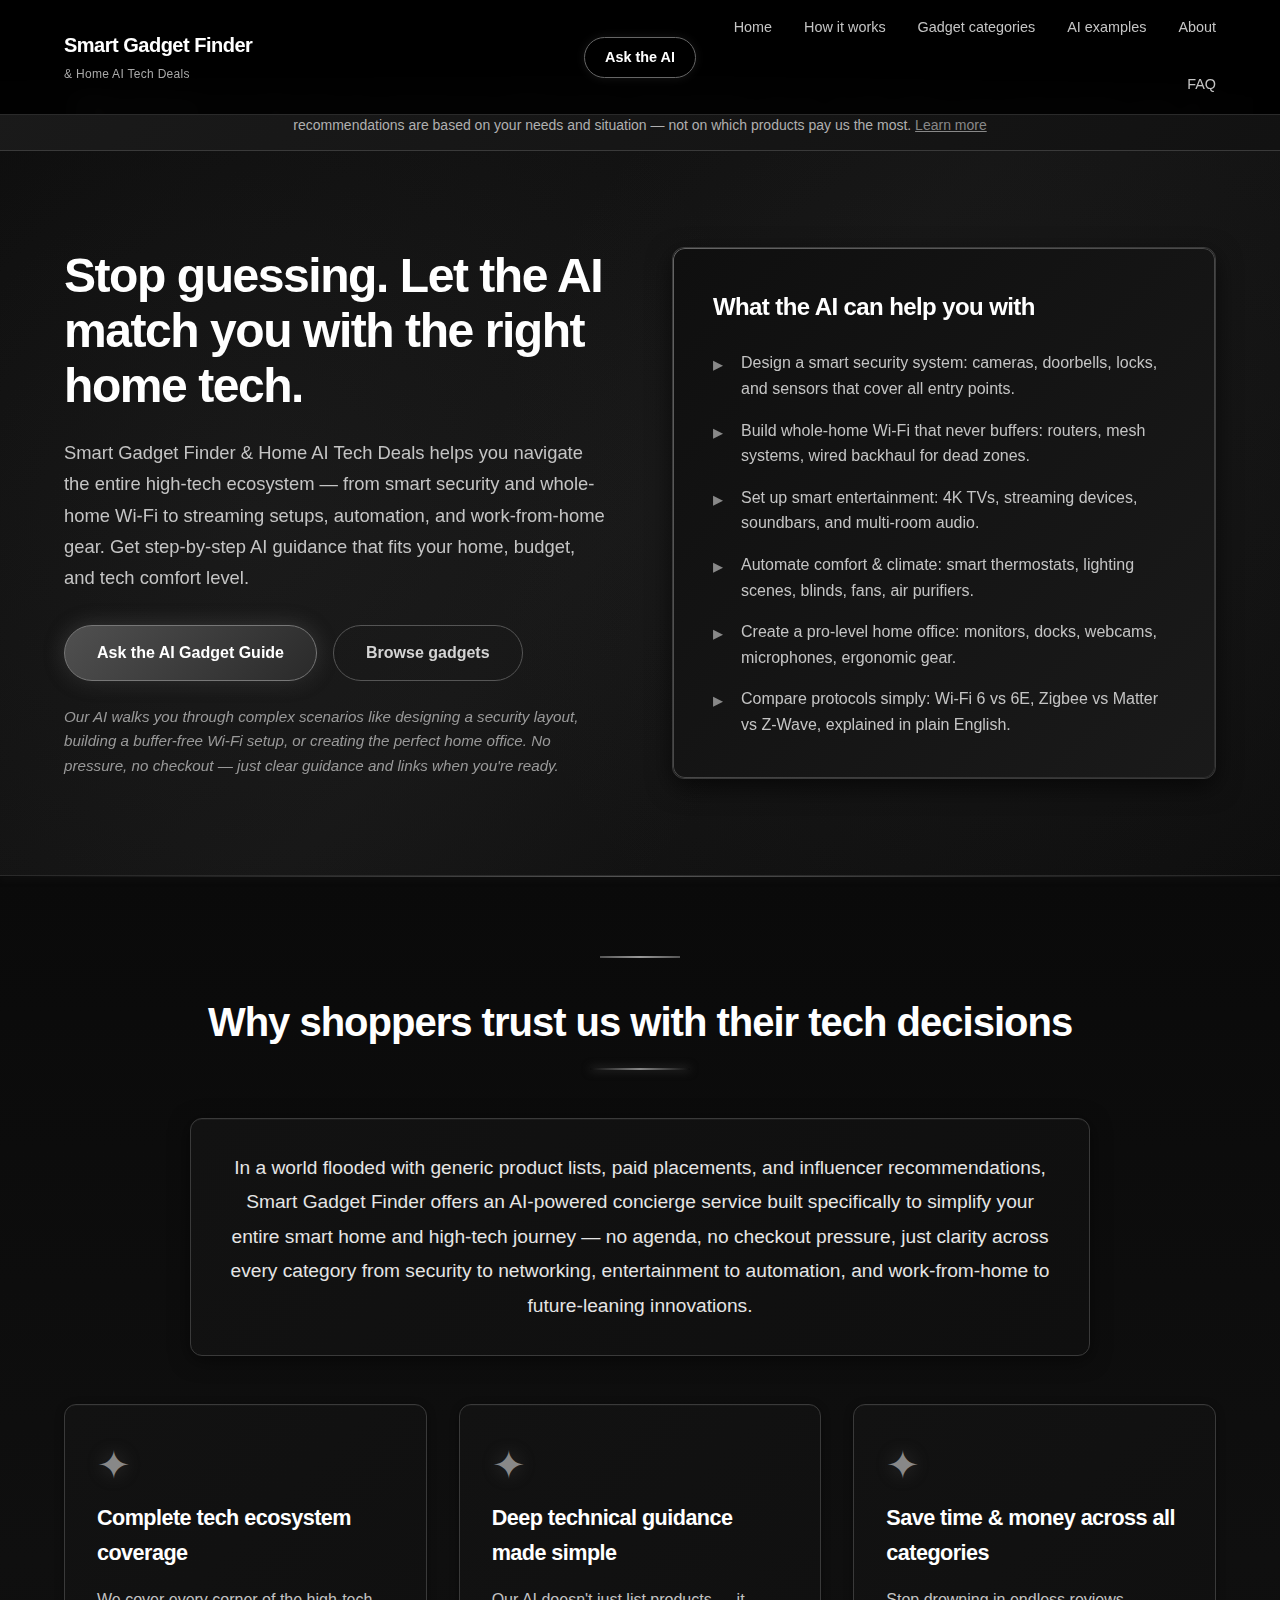
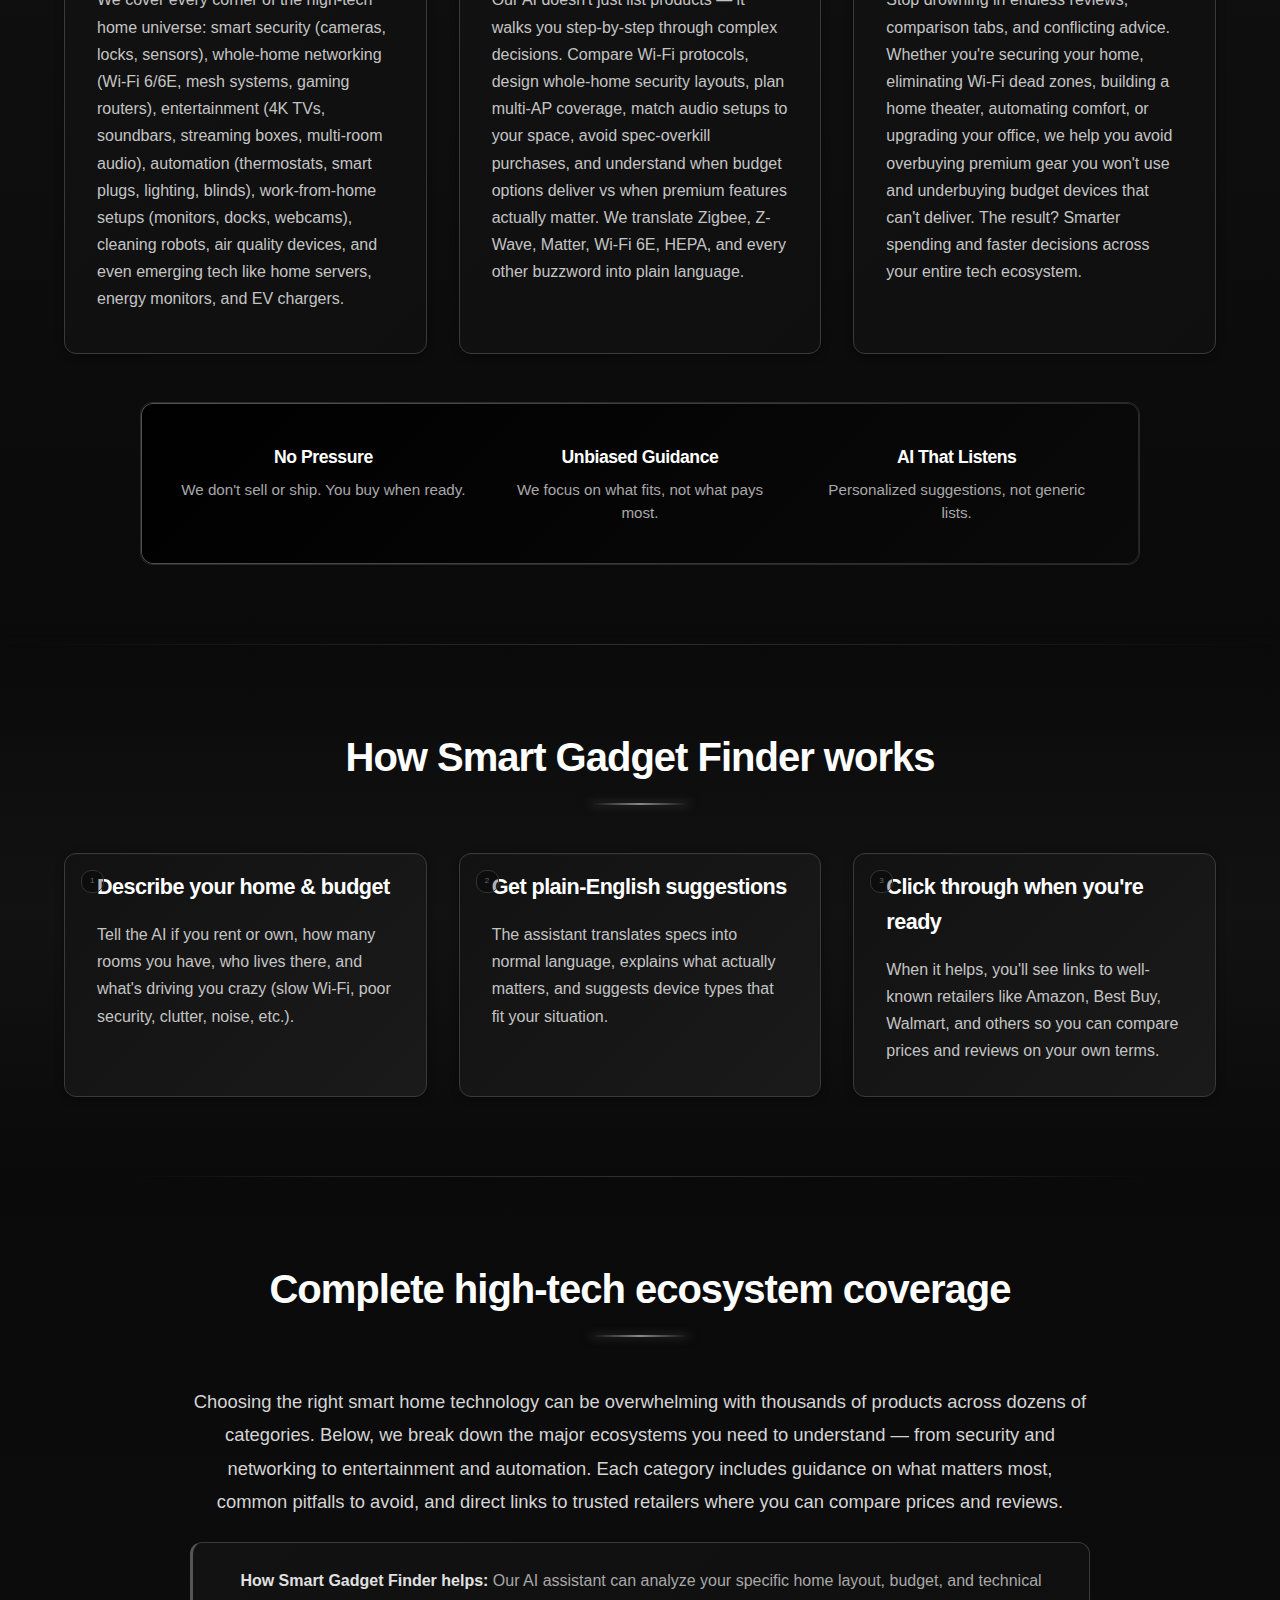
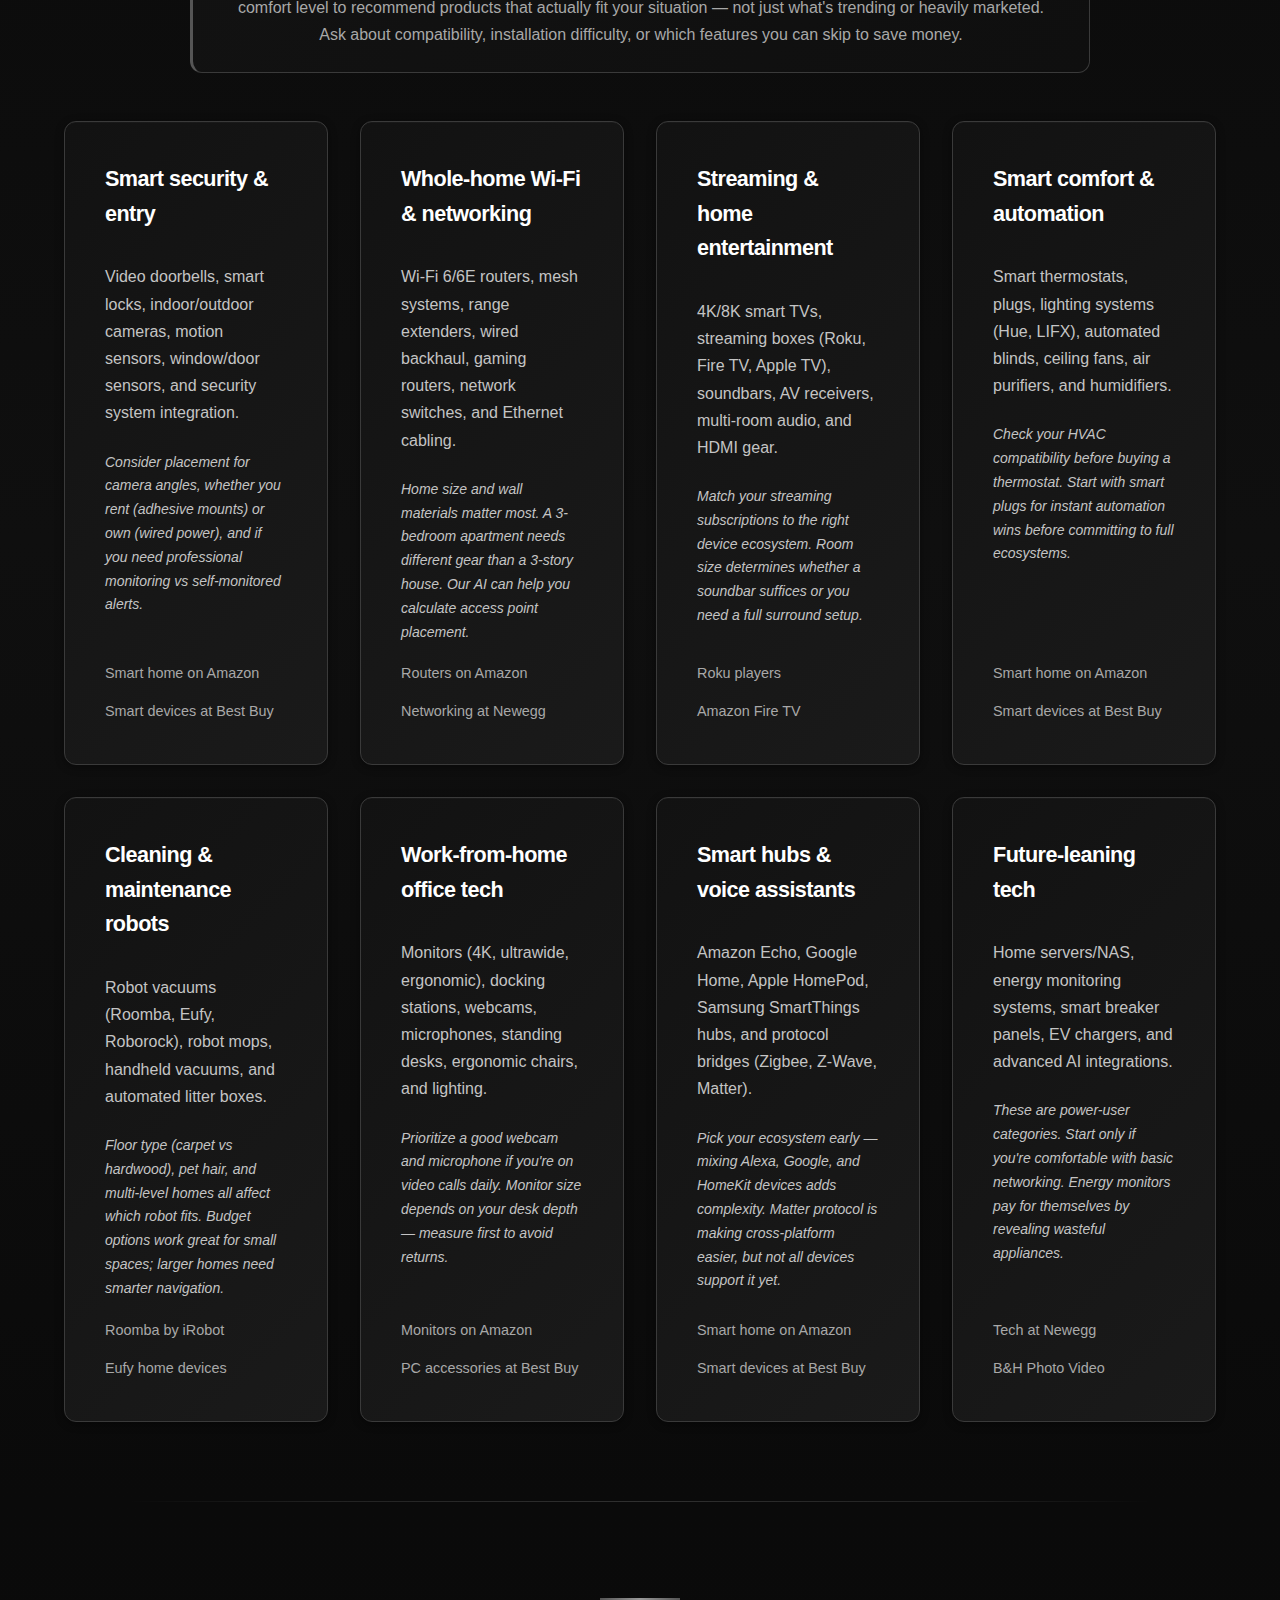
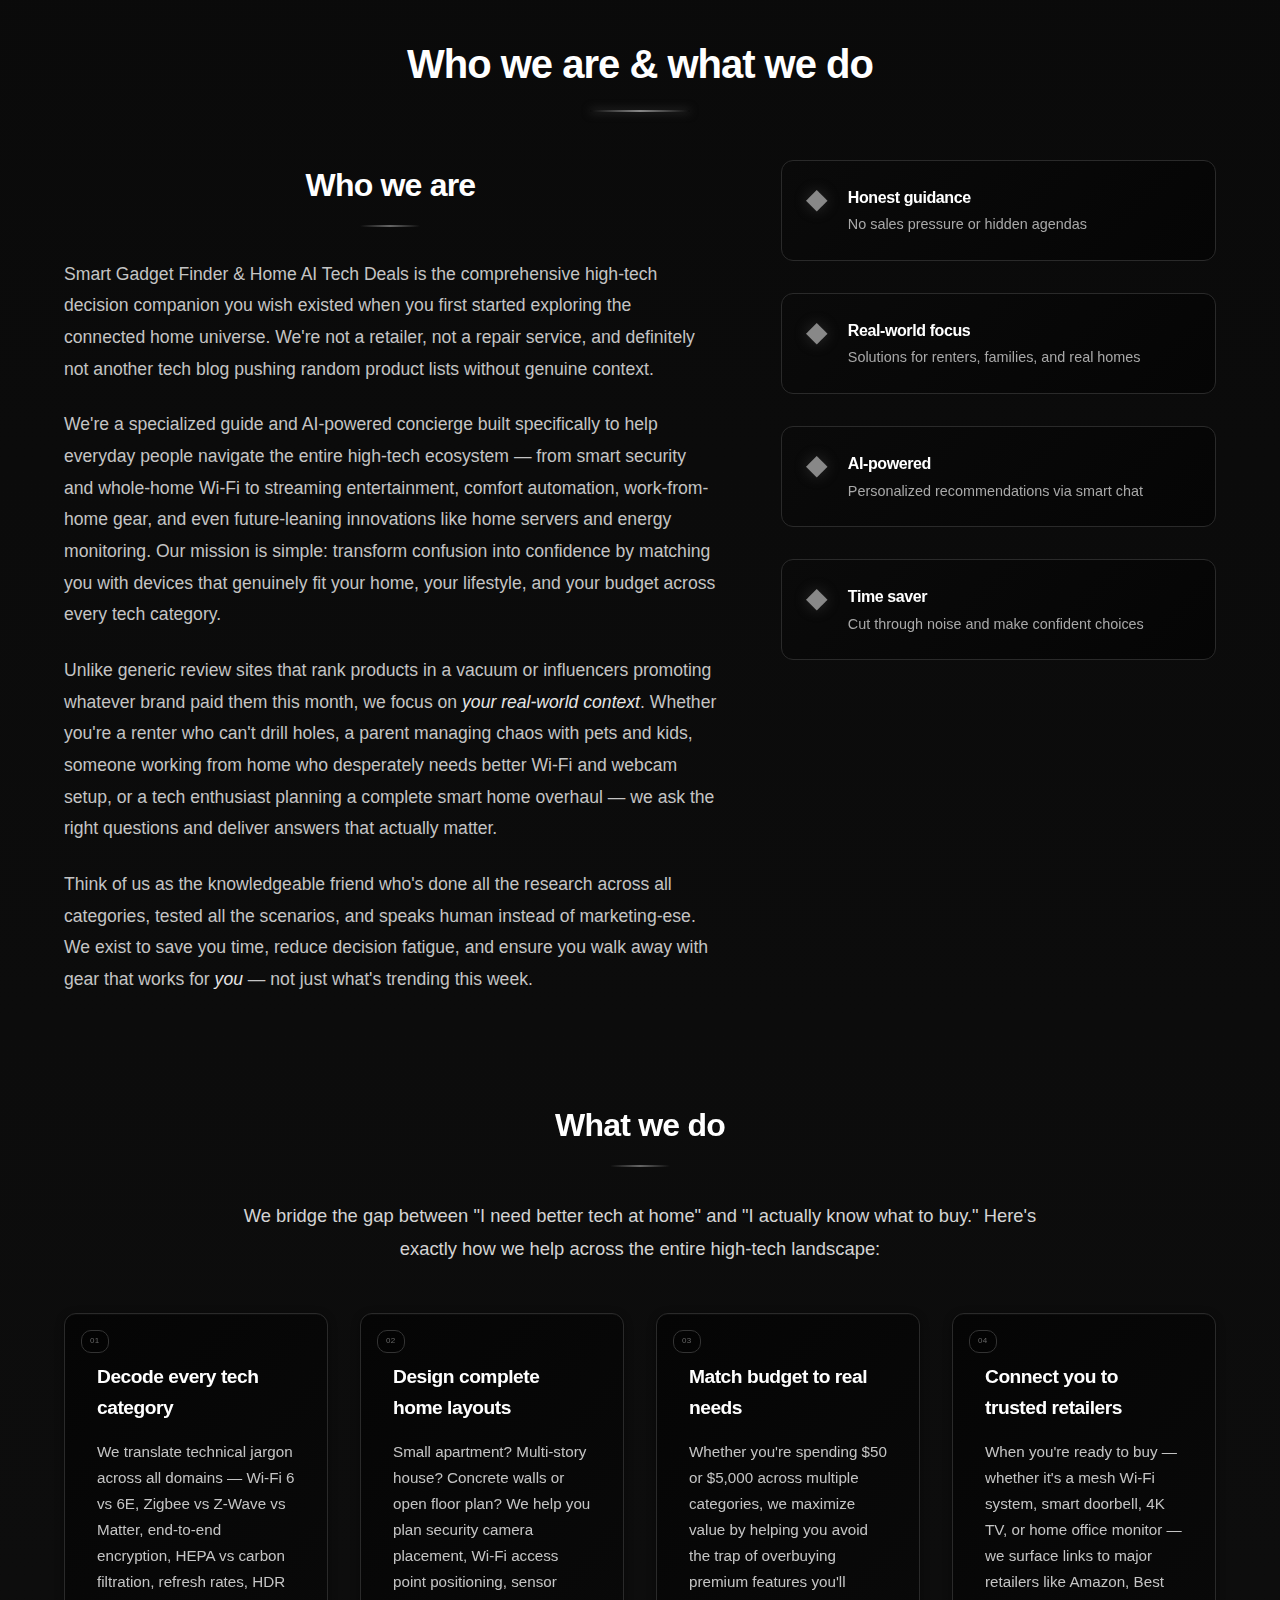
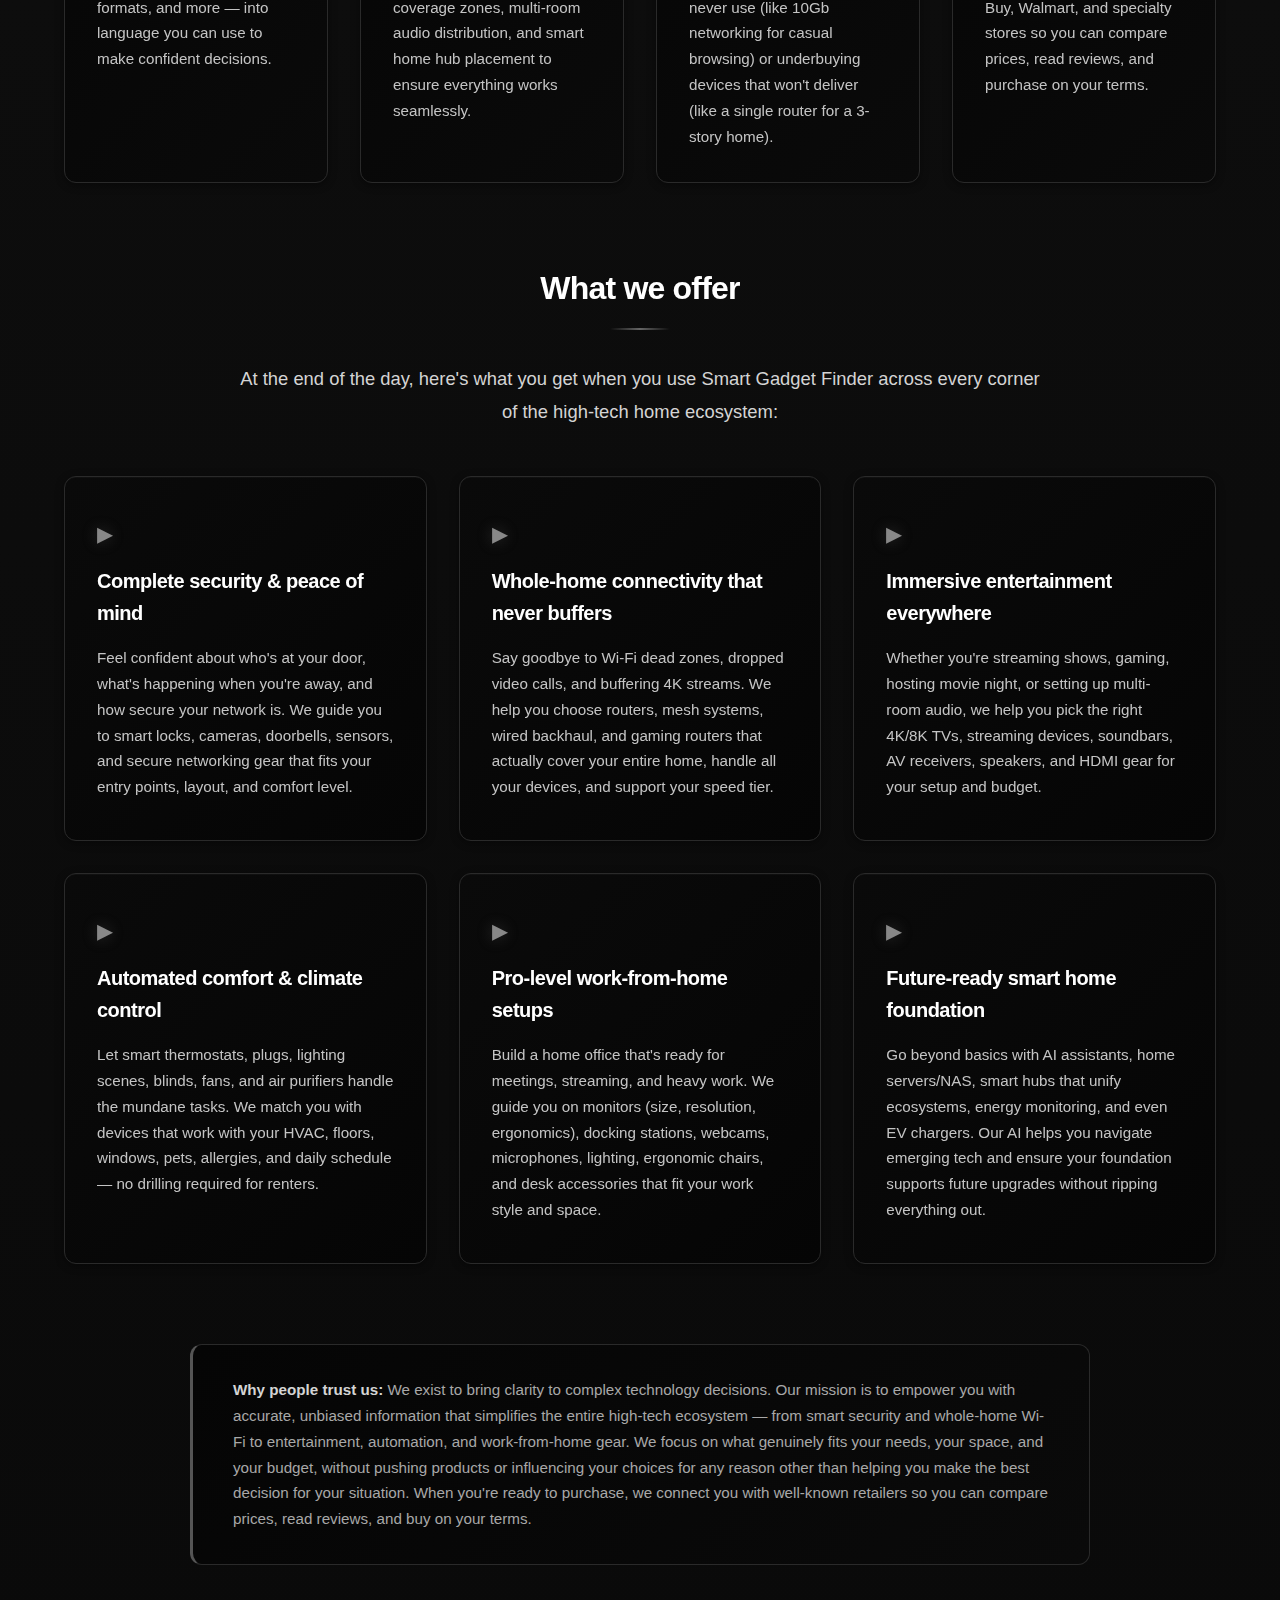
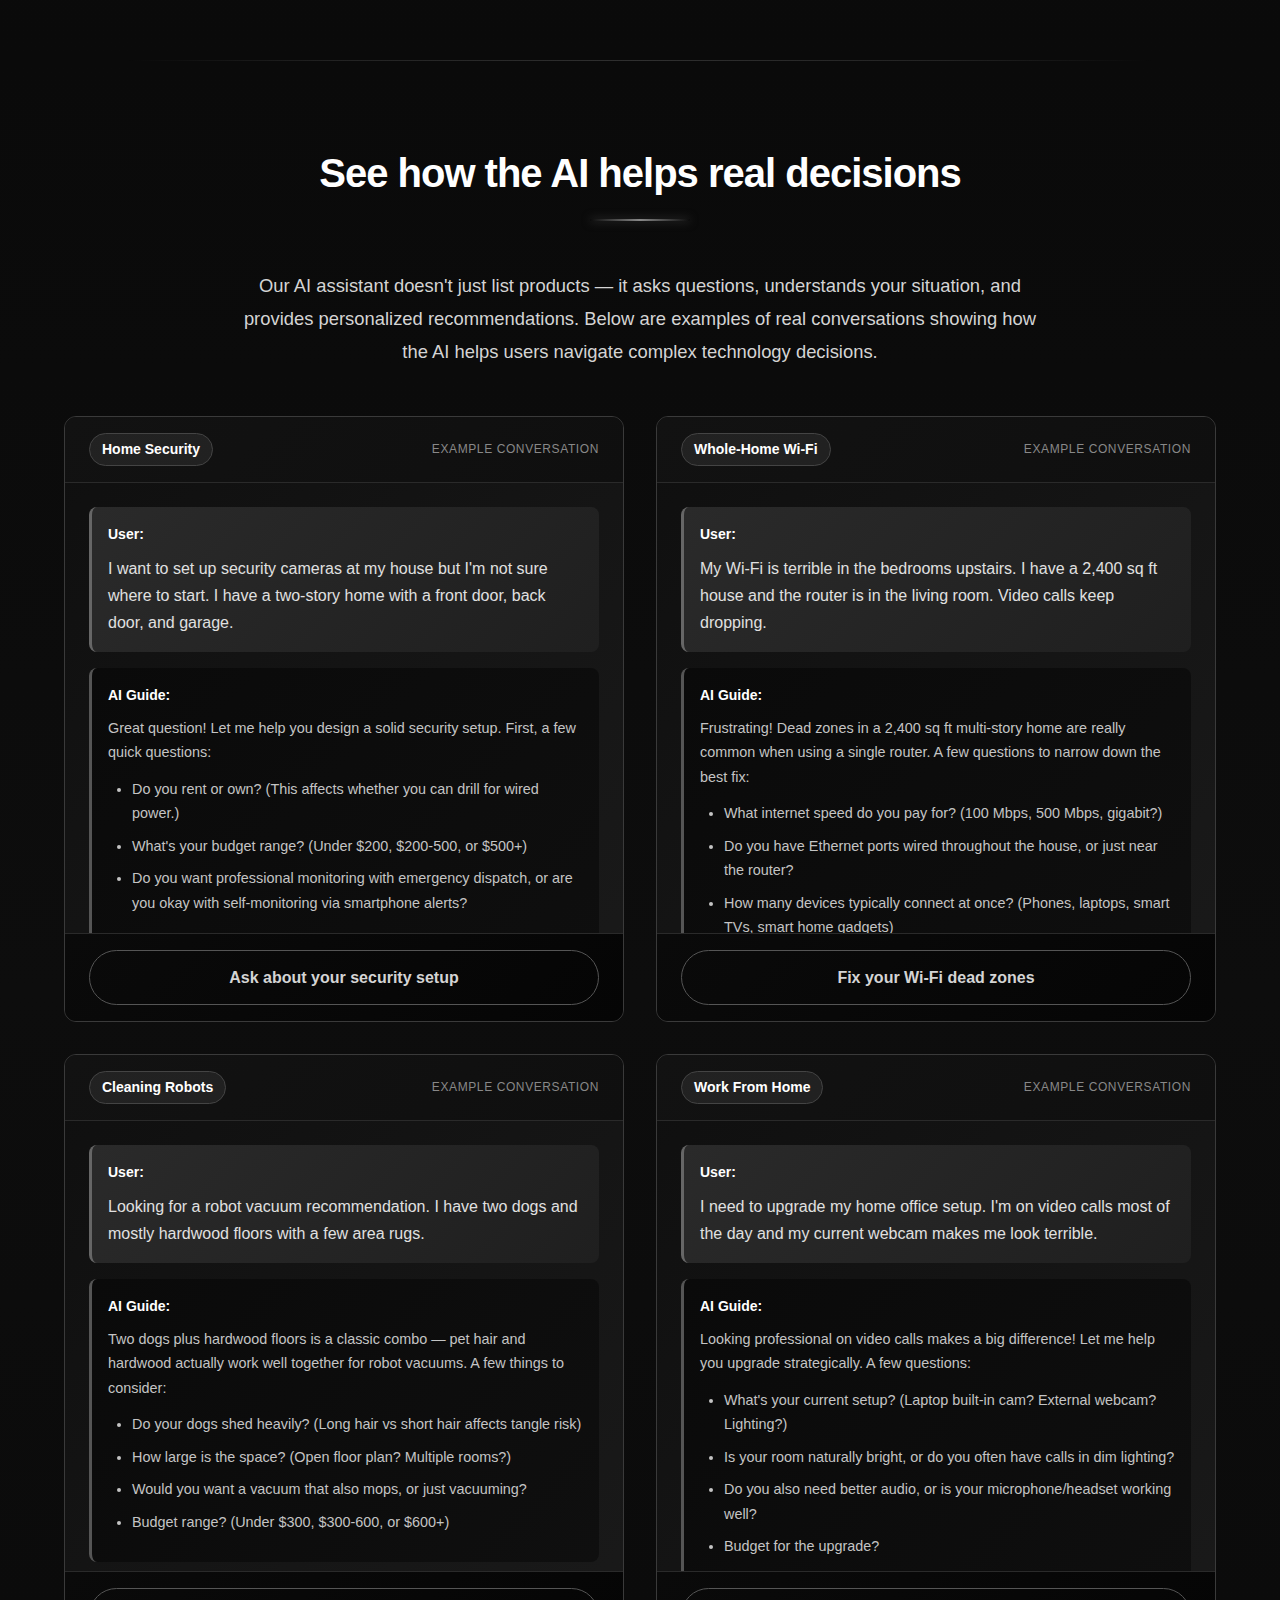
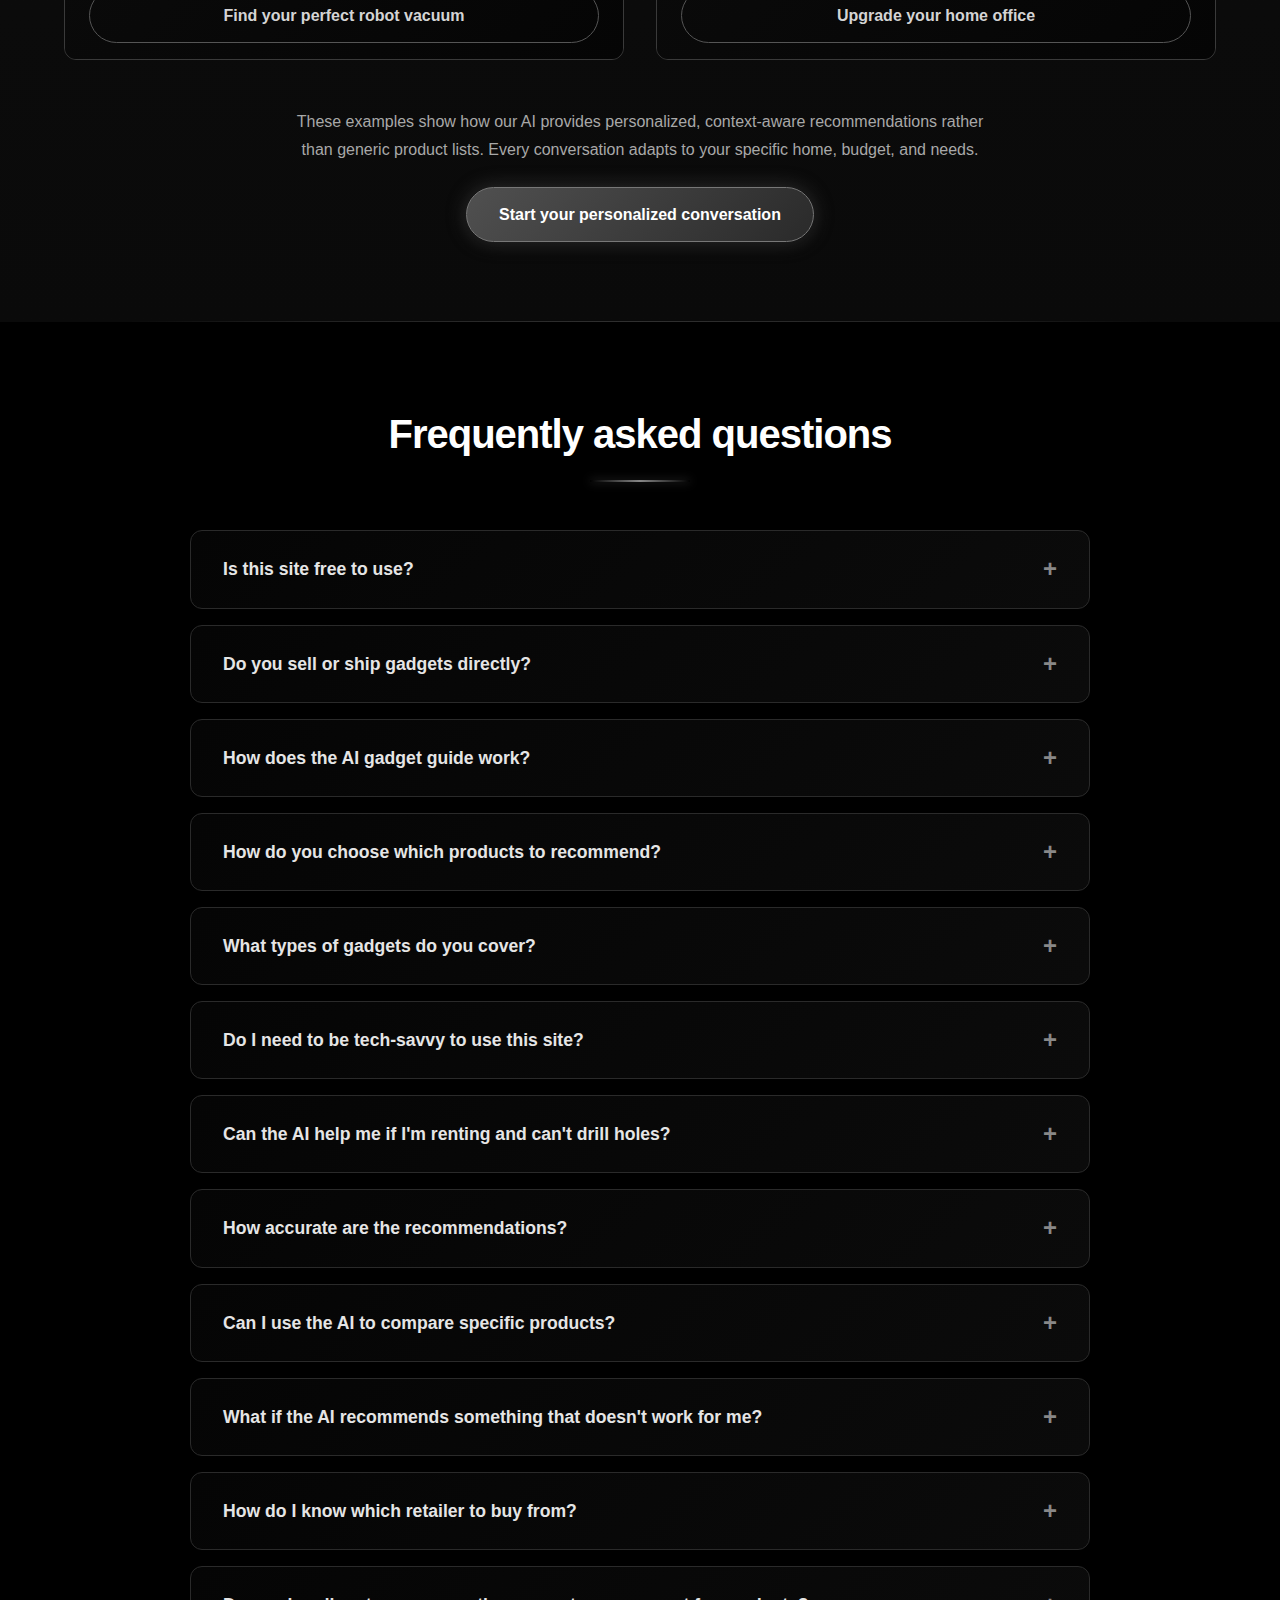
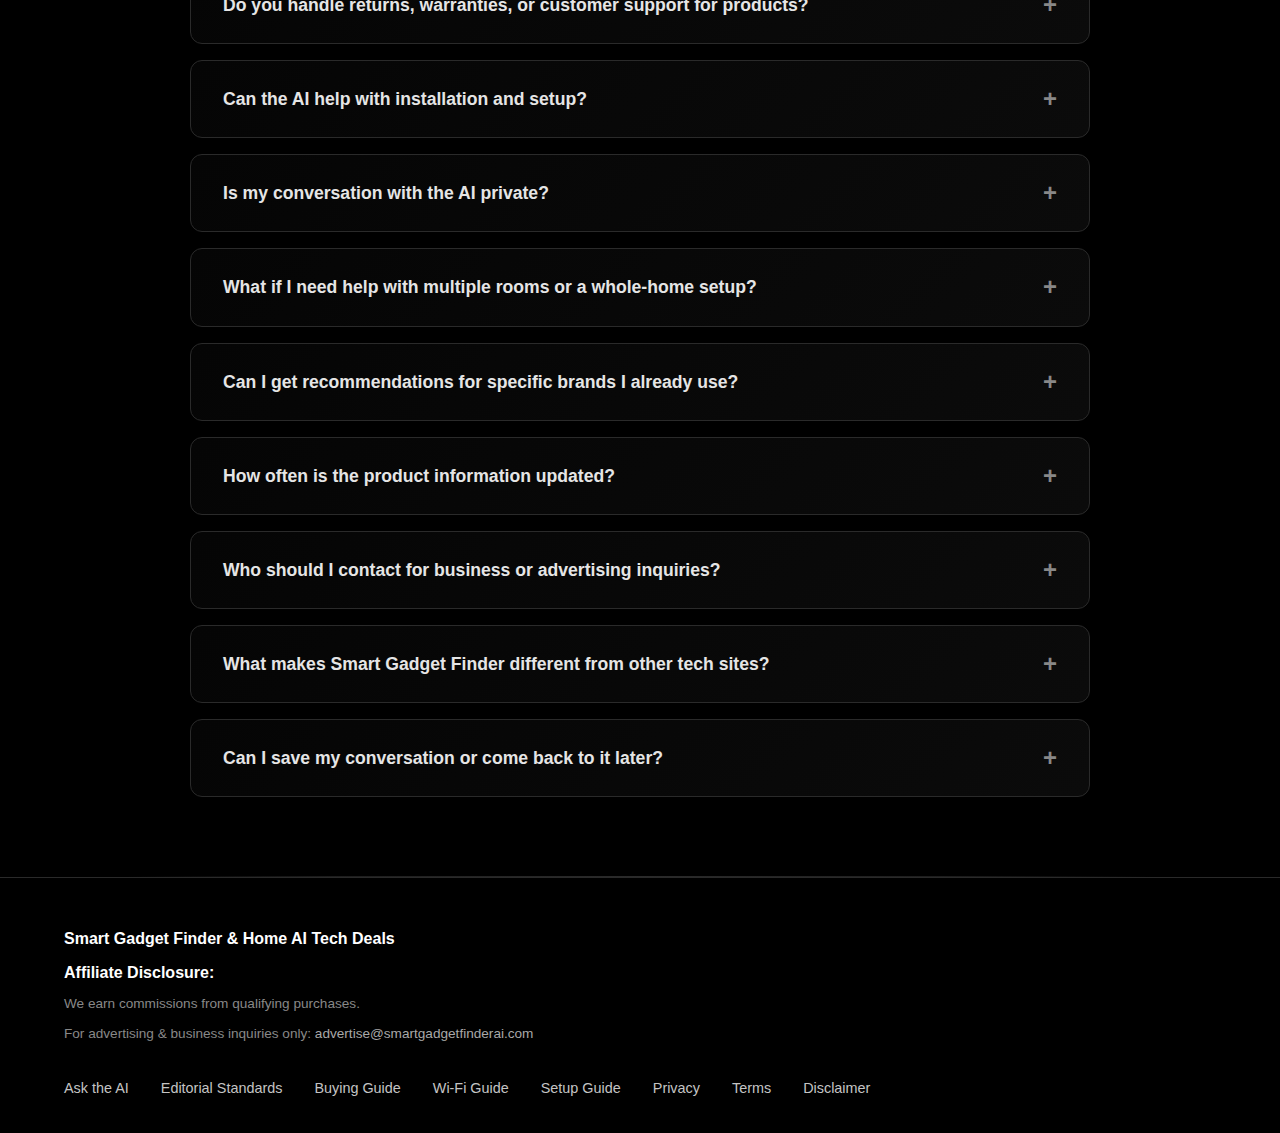
<file: index.html>
<!DOCTYPE html>
<html lang="en">
<head>
  <meta charset="UTF-8" />
  <meta name="viewport" content="width=device-width, initial-scale=1.0" />
  <title>Smart Gadget Finder &amp; Home AI Tech Deals</title>
  <meta name="description" content="Smart Gadget Finder &amp; Home AI Tech Deals helps you compare smart home gadgets, Wi-Fi, streaming gear, and home tech with an easy AI guide and curated links to major retailers." />
  <link rel="stylesheet" href="styles.css" />
  <link rel="canonical" href="https://smartgadgetfinderai.com/" />
  <link rel="icon" href="favicon.svg" type="image/svg+xml" />
  <link rel="icon" href="favicon.ico" sizes="32x32" type="image/x-icon" />
  <link rel="apple-touch-icon" href="favicon.svg" />
</head>
<body>
  <header class="site-header" id="siteHeader">
    <div class="container header-inner">
      <div class="logo">
        <span class="logo-main">Smart Gadget Finder</span>
        <span class="logo-sub">&amp; Home AI Tech Deals</span>
      </div>
      <a class="nav-cta" href="chat.html">Ask the AI</a>
      <nav class="main-nav">
        <a href="#home" class="nav-link">Home</a>
        <a href="#how-it-works" class="nav-link">How it works</a>
        <a href="#categories" class="nav-link">Gadget categories</a>
        <a href="#ai-examples" class="nav-link">AI examples</a>
        <a href="#about" class="nav-link">About</a>
        <a href="#faq" class="nav-link">FAQ</a>
      </nav>
    </div>
  </header>

  <!-- Affiliate Disclosure Banner - FTC/ASA Compliant -->
  <div class="affiliate-disclosure-banner">
    <div class="container">
      <p><strong>Affiliate Disclosure:</strong> Smart Gadget Finder earns commissions from qualifying purchases made through links on this site. This helps support our free AI-powered guidance service. Our recommendations are based on your needs and situation — not on which products pay us the most. <a href="disclaimer.html">Learn more</a></p>
    </div>
  </div>

  <main id="home">
    <section class="hero">
      <div class="container hero-inner">
        <div class="hero-text">
          <h1>Stop guessing. Let the AI match you with the right home tech.</h1>
          <p class="hero-description">
            Smart Gadget Finder &amp; Home AI Tech Deals helps you navigate the entire
            high-tech ecosystem — from smart security and whole-home Wi-Fi to streaming setups,
            automation, and work-from-home gear. Get step-by-step AI guidance that fits your home,
            budget, and tech comfort level.
          </p>
          <div class="hero-actions">
            <a class="btn btn-primary" href="chat.html">Ask the AI Gadget Guide</a>
            <a class="btn btn-ghost" href="#categories">Browse gadgets</a>
          </div>
          <p class="hero-subcopy">
            Our AI walks you through complex scenarios like designing a security layout,
            building a buffer-free Wi-Fi setup, or creating the perfect home office.
            No pressure, no checkout — just clear guidance and links when you&apos;re ready.
          </p>
        </div>
        <div class="hero-panel">
          <h2 class="hero-panel-title">What the AI can help you with</h2>
          <ul class="hero-list">
            <li>Design a smart security system: cameras, doorbells, locks, and sensors that cover all entry points.</li>
            <li>Build whole-home Wi-Fi that never buffers: routers, mesh systems, wired backhaul for dead zones.</li>
            <li>Set up smart entertainment: 4K TVs, streaming devices, soundbars, and multi-room audio.</li>
            <li>Automate comfort &amp; climate: smart thermostats, lighting scenes, blinds, fans, air purifiers.</li>
            <li>Create a pro-level home office: monitors, docks, webcams, microphones, ergonomic gear.</li>
            <li>Compare protocols simply: Wi-Fi 6 vs 6E, Zigbee vs Matter vs Z-Wave, explained in plain English.</li>
          </ul>
        </div>
      </div>
    </section>

    <section id="why-number-one" class="section why-number-one-section">
      <div class="container">
        <div class="section-divider"></div>
        <h2 class="section-title">Why shoppers trust us with their tech decisions</h2>
        <div class="why-intro">
          <p class="why-lead">
            In a world flooded with generic product lists, paid placements, and influencer recommendations,
            Smart Gadget Finder offers an AI-powered concierge service built specifically to
            simplify your entire smart home and high-tech journey — no agenda, no checkout pressure, just clarity
            across every category from security to networking, entertainment to automation, and work-from-home to
            future-leaning innovations.
          </p>
        </div>
        <div class="grid three why-pillars">
          <div class="card pillar-card">
            <div class="pillar-icon">✦</div>
            <h3>Complete tech ecosystem coverage</h3>
            <p>
              We cover every corner of the high-tech home universe: smart security (cameras, locks, sensors),
              whole-home networking (Wi-Fi 6/6E, mesh systems, gaming routers), entertainment (4K TVs, soundbars,
              streaming boxes, multi-room audio), automation (thermostats, smart plugs, lighting, blinds),
              work-from-home setups (monitors, docks, webcams), cleaning robots, air quality devices, and even
              emerging tech like home servers, energy monitors, and EV chargers.
            </p>
          </div>
          <div class="card pillar-card">
            <div class="pillar-icon">✦</div>
            <h3>Deep technical guidance made simple</h3>
            <p>
              Our AI doesn&apos;t just list products — it walks you step-by-step through complex decisions.
              Compare Wi-Fi protocols, design whole-home security layouts, plan multi-AP coverage,
              match audio setups to your space, avoid spec-overkill purchases, and understand when budget
              options deliver vs when premium features actually matter. We translate Zigbee, Z-Wave, Matter,
              Wi-Fi 6E, HEPA, and every other buzzword into plain language.
            </p>
          </div>
          <div class="card pillar-card">
            <div class="pillar-icon">✦</div>
            <h3>Save time &amp; money across all categories</h3>
            <p>
              Stop drowning in endless reviews, comparison tabs, and conflicting advice. Whether you&apos;re
              securing your home, eliminating Wi-Fi dead zones, building a home theater, automating comfort,
              or upgrading your office, we help you avoid overbuying premium gear you won&apos;t use and
              underbuying budget devices that can&apos;t deliver. The result? Smarter spending and faster
              decisions across your entire tech ecosystem.
            </p>
          </div>
        </div>
        <div class="why-trust-bar">
          <div class="trust-item">
            <strong>No Pressure</strong>
            <span>We don&apos;t sell or ship. You buy when ready.</span>
          </div>
          <div class="trust-item">
            <strong>Unbiased Guidance</strong>
            <span>We focus on what fits, not what pays most.</span>
          </div>
          <div class="trust-item">
            <strong>AI That Listens</strong>
            <span>Personalized suggestions, not generic lists.</span>
          </div>
        </div>
      </div>
    </section>

    <section id="how-it-works" class="section how-it-works-section">
      <div class="container">
        <h2 class="section-title">How Smart Gadget Finder works</h2>
        <div class="grid three">
          <div class="card step-card">
            <div class="step-number">1</div>
            <h3>Describe your home &amp; budget</h3>
            <p>
              Tell the AI if you rent or own, how many rooms you have, who lives
              there, and what&apos;s driving you crazy (slow Wi-Fi, poor security,
              clutter, noise, etc.).
            </p>
          </div>
          <div class="card step-card">
            <div class="step-number">2</div>
            <h3>Get plain-English suggestions</h3>
            <p>
              The assistant translates specs into normal language, explains what
              actually matters, and suggests device types that fit your situation.
            </p>
          </div>
          <div class="card step-card">
            <div class="step-number">3</div>
            <h3>Click through when you&apos;re ready</h3>
            <p>
              When it helps, you&apos;ll see links to well-known retailers like
              Amazon, Best Buy, Walmart, and others so you can compare prices
              and reviews on your own terms.
            </p>
          </div>
        </div>
      </div>
    </section>

    <section id="categories" class="section categories-section">
      <div class="container">
        <h2 class="section-title">Complete high-tech ecosystem coverage</h2>

        <!-- Editorial introduction for categories -->
        <div class="categories-intro">
          <p class="categories-lead">
            Choosing the right smart home technology can be overwhelming with thousands of products across dozens of categories.
            Below, we break down the major ecosystems you need to understand — from security and networking to entertainment
            and automation. Each category includes guidance on what matters most, common pitfalls to avoid, and direct links
            to trusted retailers where you can compare prices and reviews.
          </p>
          <p class="categories-value">
            <strong>How Smart Gadget Finder helps:</strong> Our AI assistant can analyze your specific home layout, budget,
            and technical comfort level to recommend products that actually fit your situation — not just what's trending or
            heavily marketed. Ask about compatibility, installation difficulty, or which features you can skip to save money.
          </p>
        </div>

        <div class="grid four">
          <div class="card card-category">
            <h3>Smart security &amp; entry</h3>
            <p>Video doorbells, smart locks, indoor/outdoor cameras, motion sensors, window/door sensors, and security system integration.</p>
            <p class="category-guidance">Consider placement for camera angles, whether you rent (adhesive mounts) or own (wired power), and if you need professional monitoring vs self-monitored alerts.</p>
            <ul class="mini-links">
              <li><a href="https://www.amazon.com/smart-home-devices/b/?ie=UTF8&node=6563140011" target="_blank" rel="sponsored noopener">Smart home on Amazon</a></li>
              <li><a href="https://www.bestbuy.com/site/smart-home-automation/smart-home-solutions/pcmcat254000050002.c" target="_blank" rel="sponsored noopener">Smart devices at Best Buy</a></li>
            </ul>
          </div>
          <div class="card card-category">
            <h3>Whole-home Wi-Fi &amp; networking</h3>
            <p>Wi-Fi 6/6E routers, mesh systems, range extenders, wired backhaul, gaming routers, network switches, and Ethernet cabling.</p>
            <p class="category-guidance">Home size and wall materials matter most. A 3-bedroom apartment needs different gear than a 3-story house. Our AI can help you calculate access point placement.</p>
            <ul class="mini-links">
              <li><a href="https://www.amazon.com/Wireless-Routers/b?ie=UTF8&node=300189" target="_blank" rel="sponsored noopener">Routers on Amazon</a></li>
              <li><a href="https://www.newegg.com/Networking/Store/ID-9" target="_blank" rel="sponsored noopener">Networking at Newegg</a></li>
            </ul>
          </div>
          <div class="card card-category">
            <h3>Streaming &amp; home entertainment</h3>
            <p>4K/8K smart TVs, streaming boxes (Roku, Fire TV, Apple TV), soundbars, AV receivers, multi-room audio, and HDMI gear.</p>
            <p class="category-guidance">Match your streaming subscriptions to the right device ecosystem. Room size determines whether a soundbar suffices or you need a full surround setup.</p>
            <ul class="mini-links">
              <li><a href="https://www.roku.com/" target="_blank" rel="sponsored noopener">Roku players</a></li>
              <li><a href="https://www.amazon.com/fire-tv/" target="_blank" rel="sponsored noopener">Amazon Fire TV</a></li>
            </ul>
          </div>
          <div class="card card-category">
            <h3>Smart comfort &amp; automation</h3>
            <p>Smart thermostats, plugs, lighting systems (Hue, LIFX), automated blinds, ceiling fans, air purifiers, and humidifiers.</p>
            <p class="category-guidance">Check your HVAC compatibility before buying a thermostat. Start with smart plugs for instant automation wins before committing to full ecosystems.</p>
            <ul class="mini-links">
              <li><a href="https://www.amazon.com/smart-home-devices/b/?ie=UTF8&node=6563140011" target="_blank" rel="sponsored noopener">Smart home on Amazon</a></li>
              <li><a href="https://www.bestbuy.com/site/smart-home-automation/smart-home-solutions/pcmcat254000050002.c" target="_blank" rel="sponsored noopener">Smart devices at Best Buy</a></li>
            </ul>
          </div>
          <div class="card card-category">
            <h3>Cleaning &amp; maintenance robots</h3>
            <p>Robot vacuums (Roomba, Eufy, Roborock), robot mops, handheld vacuums, and automated litter boxes.</p>
            <p class="category-guidance">Floor type (carpet vs hardwood), pet hair, and multi-level homes all affect which robot fits. Budget options work great for small spaces; larger homes need smarter navigation.</p>
            <ul class="mini-links">
              <li><a href="https://www.irobot.com/" target="_blank" rel="sponsored noopener">Roomba by iRobot</a></li>
              <li><a href="https://us.eufy.com/" target="_blank" rel="sponsored noopener">Eufy home devices</a></li>
            </ul>
          </div>
          <div class="card card-category">
            <h3>Work-from-home office tech</h3>
            <p>Monitors (4K, ultrawide, ergonomic), docking stations, webcams, microphones, standing desks, ergonomic chairs, and lighting.</p>
            <p class="category-guidance">Prioritize a good webcam and microphone if you're on video calls daily. Monitor size depends on your desk depth — measure first to avoid returns.</p>
            <ul class="mini-links">
              <li><a href="https://www.amazon.com/Computer-Monitors/b?ie=UTF8&node=1292115011" target="_blank" rel="sponsored noopener">Monitors on Amazon</a></li>
              <li><a href="https://www.bestbuy.com/site/computers-pcs/computer-accessories/abcat0515000.c" target="_blank" rel="sponsored noopener">PC accessories at Best Buy</a></li>
            </ul>
          </div>
          <div class="card card-category">
            <h3>Smart hubs &amp; voice assistants</h3>
            <p>Amazon Echo, Google Home, Apple HomePod, Samsung SmartThings hubs, and protocol bridges (Zigbee, Z-Wave, Matter).</p>
            <p class="category-guidance">Pick your ecosystem early — mixing Alexa, Google, and HomeKit devices adds complexity. Matter protocol is making cross-platform easier, but not all devices support it yet.</p>
            <ul class="mini-links">
              <li><a href="https://www.amazon.com/smart-home-devices/b/?ie=UTF8&node=6563140011" target="_blank" rel="sponsored noopener">Smart home on Amazon</a></li>
              <li><a href="https://www.bestbuy.com/site/smart-home-automation/smart-home-solutions/pcmcat254000050002.c" target="_blank" rel="sponsored noopener">Smart devices at Best Buy</a></li>
            </ul>
          </div>
          <div class="card card-category">
            <h3>Future-leaning tech</h3>
            <p>Home servers/NAS, energy monitoring systems, smart breaker panels, EV chargers, and advanced AI integrations.</p>
            <p class="category-guidance">These are power-user categories. Start only if you're comfortable with basic networking. Energy monitors pay for themselves by revealing wasteful appliances.</p>
            <ul class="mini-links">
              <li><a href="https://www.newegg.com/" target="_blank" rel="sponsored noopener">Tech at Newegg</a></li>
              <li><a href="https://www.bhphotovideo.com/" target="_blank" rel="sponsored noopener">B&H Photo Video</a></li>
            </ul>
          </div>
        </div>
      </div>
    </section>

    <section id="about" class="section about-section">
      <div class="container">
        <div class="section-divider"></div>
        <h2 class="section-title">Who we are &amp; what we do</h2>

        <!-- WHO WE ARE -->
        <div class="about-block">
          <div class="about-split">
            <div class="about-text">
              <h3 class="about-heading">Who we are</h3>
              <p>
                Smart Gadget Finder &amp; Home AI Tech Deals is the comprehensive high-tech decision companion you wish existed
                when you first started exploring the connected home universe. We&apos;re not a retailer, not a repair service,
                and definitely not another tech blog pushing random product lists without genuine context.
              </p>
              <p>
                We&apos;re a specialized guide and AI-powered concierge built specifically to help everyday people
                navigate the entire high-tech ecosystem — from smart security and whole-home Wi-Fi to streaming entertainment,
                comfort automation, work-from-home gear, and even future-leaning innovations like home servers and energy monitoring.
                Our mission is simple: transform confusion into confidence by matching you with devices that genuinely fit your home,
                your lifestyle, and your budget across every tech category.
              </p>
              <p>
                Unlike generic review sites that rank products in a vacuum or influencers promoting whatever brand
                paid them this month, we focus on <em>your real-world context</em>. Whether you&apos;re a renter who can&apos;t
                drill holes, a parent managing chaos with pets and kids, someone working from home who desperately
                needs better Wi-Fi and webcam setup, or a tech enthusiast planning a complete smart home overhaul — we ask the
                right questions and deliver answers that actually matter.
              </p>
              <p>
                Think of us as the knowledgeable friend who&apos;s done all the research across all categories, tested all the scenarios,
                and speaks human instead of marketing-ese. We exist to save you time, reduce decision fatigue,
                and ensure you walk away with gear that works for <em>you</em> — not just what&apos;s trending this week.
              </p>
            </div>
            <div class="about-badges">
              <div class="badge-item">
                <div class="badge-icon">◆</div>
                <div class="badge-text">
                  <strong>Honest guidance</strong>
                  <span>No sales pressure or hidden agendas</span>
                </div>
              </div>
              <div class="badge-item">
                <div class="badge-icon">◆</div>
                <div class="badge-text">
                  <strong>Real-world focus</strong>
                  <span>Solutions for renters, families, and real homes</span>
                </div>
              </div>
              <div class="badge-item">
                <div class="badge-icon">◆</div>
                <div class="badge-text">
                  <strong>AI-powered</strong>
                  <span>Personalized recommendations via smart chat</span>
                </div>
              </div>
              <div class="badge-item">
                <div class="badge-icon">◆</div>
                <div class="badge-text">
                  <strong>Time saver</strong>
                  <span>Cut through noise and make confident choices</span>
                </div>
              </div>
            </div>
          </div>
        </div>

        <!-- WHAT WE DO -->
        <div class="about-block">
          <h3 class="about-heading">What we do</h3>
          <p class="about-intro">
            We bridge the gap between "I need better tech at home" and "I actually know what to buy."
            Here&apos;s exactly how we help across the entire high-tech landscape:
          </p>
          <div class="grid four services-grid">
            <div class="card service-card">
              <div class="service-number">01</div>
              <h4>Decode every tech category</h4>
              <p>
                We translate technical jargon across all domains — Wi-Fi 6 vs 6E, Zigbee vs Z-Wave vs Matter,
                end-to-end encryption, HEPA vs carbon filtration, refresh rates, HDR formats, and more —
                into language you can use to make confident decisions.
              </p>
            </div>
            <div class="card service-card">
              <div class="service-number">02</div>
              <h4>Design complete home layouts</h4>
              <p>
                Small apartment? Multi-story house? Concrete walls or open floor plan? We help you plan
                security camera placement, Wi-Fi access point positioning, sensor coverage zones, multi-room
                audio distribution, and smart home hub placement to ensure everything works seamlessly.
              </p>
            </div>
            <div class="card service-card">
              <div class="service-number">03</div>
              <h4>Match budget to real needs</h4>
              <p>
                Whether you&apos;re spending $50 or $5,000 across multiple categories, we maximize value by
                helping you avoid the trap of overbuying premium features you&apos;ll never use (like 10Gb
                networking for casual browsing) or underbuying devices that won&apos;t deliver (like a single
                router for a 3-story home).
              </p>
            </div>
            <div class="card service-card">
              <div class="service-number">04</div>
              <h4>Connect you to trusted retailers</h4>
              <p>
                When you&apos;re ready to buy — whether it&apos;s a mesh Wi-Fi system, smart doorbell, 4K TV,
                or home office monitor — we surface links to major retailers like Amazon, Best Buy, Walmart,
                and specialty stores so you can compare prices, read reviews, and purchase on your terms.
              </p>
            </div>
          </div>
        </div>

        <!-- WHAT WE OFFER -->
        <div class="about-block">
          <h3 class="about-heading">What we offer</h3>
          <p class="about-intro">
            At the end of the day, here&apos;s what you get when you use Smart Gadget Finder across
            every corner of the high-tech home ecosystem:
          </p>
          <div class="grid three benefits-grid">
            <div class="card benefit-card">
              <div class="benefit-icon">▸</div>
              <h4>Complete security &amp; peace of mind</h4>
              <p>
                Feel confident about who&apos;s at your door, what&apos;s happening when you&apos;re away, and
                how secure your network is. We guide you to smart locks, cameras, doorbells, sensors, and
                secure networking gear that fits your entry points, layout, and comfort level.
              </p>
            </div>
            <div class="card benefit-card">
              <div class="benefit-icon">▸</div>
              <h4>Whole-home connectivity that never buffers</h4>
              <p>
                Say goodbye to Wi-Fi dead zones, dropped video calls, and buffering 4K streams. We help you
                choose routers, mesh systems, wired backhaul, and gaming routers that actually cover your
                entire home, handle all your devices, and support your speed tier.
              </p>
            </div>
            <div class="card benefit-card">
              <div class="benefit-icon">▸</div>
              <h4>Immersive entertainment everywhere</h4>
              <p>
                Whether you&apos;re streaming shows, gaming, hosting movie night, or setting up multi-room audio,
                we help you pick the right 4K/8K TVs, streaming devices, soundbars, AV receivers, speakers, and
                HDMI gear for your setup and budget.
              </p>
            </div>
            <div class="card benefit-card">
              <div class="benefit-icon">▸</div>
              <h4>Automated comfort &amp; climate control</h4>
              <p>
                Let smart thermostats, plugs, lighting scenes, blinds, fans, and air purifiers handle the mundane
                tasks. We match you with devices that work with your HVAC, floors, windows, pets, allergies, and
                daily schedule — no drilling required for renters.
              </p>
            </div>
            <div class="card benefit-card">
              <div class="benefit-icon">▸</div>
              <h4>Pro-level work-from-home setups</h4>
              <p>
                Build a home office that&apos;s ready for meetings, streaming, and heavy work. We guide you on
                monitors (size, resolution, ergonomics), docking stations, webcams, microphones, lighting,
                ergonomic chairs, and desk accessories that fit your work style and space.
              </p>
            </div>
            <div class="card benefit-card">
              <div class="benefit-icon">▸</div>
              <h4>Future-ready smart home foundation</h4>
              <p>
                Go beyond basics with AI assistants, home servers/NAS, smart hubs that unify ecosystems,
                energy monitoring, and even EV chargers. Our AI helps you navigate emerging tech and
                ensure your foundation supports future upgrades without ripping everything out.
              </p>
            </div>
          </div>
        </div>

        <!-- TRANSPARENCY -->
        <div class="about-disclosure">
          <p>
            <strong>Why people trust us:</strong> We exist to bring clarity to complex technology decisions.
            Our mission is to empower you with accurate, unbiased information that simplifies the entire high-tech
            ecosystem — from smart security and whole-home Wi-Fi to entertainment, automation, and work-from-home gear.
            We focus on what genuinely fits your needs, your space, and your budget, without pushing products or
            influencing your choices for any reason other than helping you make the best decision for your situation.
            When you&apos;re ready to purchase, we connect you with well-known retailers so you can compare prices,
            read reviews, and buy on your terms.
          </p>
        </div>
      </div>
    </section>

    <!-- AI Examples Section - Static content for crawlers -->
    <section id="ai-examples" class="section ai-examples-section">
      <div class="container">
        <h2 class="section-title">See how the AI helps real decisions</h2>
        <p class="section-intro">
          Our AI assistant doesn't just list products — it asks questions, understands your situation, and provides
          personalized recommendations. Below are examples of real conversations showing how the AI helps users
          navigate complex technology decisions.
        </p>

        <div class="ai-examples-grid">
          <!-- Example 1: Home Security -->
          <div class="ai-example-card">
            <div class="ai-example-header">
              <span class="ai-example-category">Home Security</span>
              <span class="ai-example-label">Example Conversation</span>
            </div>
            <div class="ai-example-conversation">
              <div class="ai-message ai-message-user">
                <strong>User:</strong> I want to set up security cameras at my house but I'm not sure where to start. I have a two-story home with a front door, back door, and garage.
              </div>
              <div class="ai-message ai-message-assistant">
                <strong>AI Guide:</strong> Great question! Let me help you design a solid security setup. First, a few quick questions:
                <ul>
                  <li>Do you rent or own? (This affects whether you can drill for wired power.)</li>
                  <li>What's your budget range? (Under $200, $200-500, or $500+)</li>
                  <li>Do you want professional monitoring with emergency dispatch, or are you okay with self-monitoring via smartphone alerts?</li>
                </ul>
                For a two-story home with 3 entry points, I typically recommend starting with a video doorbell for your front entry, one outdoor camera covering the driveway/garage, and one covering the backyard/back door. Indoor cameras are optional unless you want to monitor pets or specific rooms.
              </div>
              <div class="ai-message ai-message-user">
                <strong>User:</strong> I own the home, budget is around $400, and self-monitoring is fine.
              </div>
              <div class="ai-message ai-message-assistant">
                <strong>AI Guide:</strong> Perfect — with a $400 budget and self-monitoring, you have solid options.

                <strong>My recommendation:</strong>
                <ul>
                  <li><strong>Front door:</strong> Ring Video Doorbell 4 (~$200) or the budget-friendly Blink Video Doorbell (~$50). Ring has better video quality and two-way audio.</li>
                  <li><strong>Outdoor cameras (2):</strong> Wyze Cam Outdoor v2 (~$100 for two) offers excellent value with color night vision. For better quality, consider Arlo Essential cameras (~$130 each).</li>
                </ul>

                Since you own your home, I'd suggest wired power for the doorbell (no battery charging) and outdoor outlets for the cameras if possible. Want me to break down the specific features that matter for your situation, or compare these options in more detail?
              </div>
            </div>
            <div class="ai-example-cta">
              <a href="chat.html" class="btn btn-ghost">Ask about your security setup</a>
            </div>
          </div>

          <!-- Example 2: Wi-Fi Dead Zones -->
          <div class="ai-example-card">
            <div class="ai-example-header">
              <span class="ai-example-category">Whole-Home Wi-Fi</span>
              <span class="ai-example-label">Example Conversation</span>
            </div>
            <div class="ai-example-conversation">
              <div class="ai-message ai-message-user">
                <strong>User:</strong> My Wi-Fi is terrible in the bedrooms upstairs. I have a 2,400 sq ft house and the router is in the living room. Video calls keep dropping.
              </div>
              <div class="ai-message ai-message-assistant">
                <strong>AI Guide:</strong> Frustrating! Dead zones in a 2,400 sq ft multi-story home are really common when using a single router. A few questions to narrow down the best fix:
                <ul>
                  <li>What internet speed do you pay for? (100 Mbps, 500 Mbps, gigabit?)</li>
                  <li>Do you have Ethernet ports wired throughout the house, or just near the router?</li>
                  <li>How many devices typically connect at once? (Phones, laptops, smart TVs, smart home gadgets)</li>
                </ul>
                For most homes your size, a mesh Wi-Fi system is the go-to solution — it uses multiple units placed throughout the house to create seamless coverage.
              </div>
              <div class="ai-message ai-message-user">
                <strong>User:</strong> 500 Mbps internet, no Ethernet upstairs, and we have maybe 15-20 devices connected.
              </div>
              <div class="ai-message ai-message-assistant">
                <strong>AI Guide:</strong> Good news — 500 Mbps is plenty, and a mesh system will solve your coverage issues without needing to run Ethernet cables.

                <strong>My recommendations for your situation:</strong>
                <ul>
                  <li><strong>Best value:</strong> TP-Link Deco X55 (3-pack, ~$230) — Wi-Fi 6, handles 150+ devices, easy setup via app. Place one in living room, one upstairs hallway, one in the primary bedroom.</li>
                  <li><strong>Premium option:</strong> Eero Pro 6E (2-pack, ~$450) — faster Wi-Fi 6E, built-in Zigbee hub for smart home devices, excellent for future-proofing.</li>
                  <li><strong>Budget pick:</strong> Google Nest Wifi (3-pack, ~$200) — solid performance, integrates with Google Home ecosystem if you use that.</li>
                </ul>

                With no Ethernet upstairs, wireless mesh backhaul will work fine for your speeds. Want me to explain the differences between these, or help you decide which features actually matter for your usage?
              </div>
            </div>
            <div class="ai-example-cta">
              <a href="chat.html" class="btn btn-ghost">Fix your Wi-Fi dead zones</a>
            </div>
          </div>

          <!-- Example 3: Robot Vacuum -->
          <div class="ai-example-card">
            <div class="ai-example-header">
              <span class="ai-example-category">Cleaning Robots</span>
              <span class="ai-example-label">Example Conversation</span>
            </div>
            <div class="ai-example-conversation">
              <div class="ai-message ai-message-user">
                <strong>User:</strong> Looking for a robot vacuum recommendation. I have two dogs and mostly hardwood floors with a few area rugs.
              </div>
              <div class="ai-message ai-message-assistant">
                <strong>AI Guide:</strong> Two dogs plus hardwood floors is a classic combo — pet hair and hardwood actually work well together for robot vacuums. A few things to consider:
                <ul>
                  <li>Do your dogs shed heavily? (Long hair vs short hair affects tangle risk)</li>
                  <li>How large is the space? (Open floor plan? Multiple rooms?)</li>
                  <li>Would you want a vacuum that also mops, or just vacuuming?</li>
                  <li>Budget range? (Under $300, $300-600, or $600+)</li>
                </ul>
              </div>
              <div class="ai-message ai-message-user">
                <strong>User:</strong> They're Labs so heavy shedding, about 1,800 sq ft open floor plan, mopping would be nice, budget around $500.
              </div>
              <div class="ai-message ai-message-assistant">
                <strong>AI Guide:</strong> Labs = serious shedding! You'll want something with strong suction, a self-emptying base (so you're not emptying the bin daily), and a tangle-free brush roll.

                <strong>Top picks for your situation:</strong>
                <ul>
                  <li><strong>Best overall:</strong> Roborock Q7 Max+ (~$500) — 4,200Pa suction, LiDAR navigation for efficient cleaning, self-emptying base, and mops. Handles pet hair exceptionally well and the mop feature is solid for hardwood.</li>
                  <li><strong>Alternative:</strong> iRobot Roomba j7+ (~$600, often on sale for ~$500) — specifically designed with pet owners in mind, avoids pet waste accidents, rubber brush rolls resist tangles.</li>
                  <li><strong>Budget stretch:</strong> Eufy X8 Pro (~$450) — great suction, self-emptying, but no mopping.</li>
                </ul>

                For 1,800 sq ft with heavy shedders, I'd lean toward the Roborock Q7 Max+ — the self-emptying base is essential so you're not dealing with the bin every day, and the mopping is a nice bonus for hardwood. Want me to compare specific features between these options?
              </div>
            </div>
            <div class="ai-example-cta">
              <a href="chat.html" class="btn btn-ghost">Find your perfect robot vacuum</a>
            </div>
          </div>

          <!-- Example 4: Home Office -->
          <div class="ai-example-card">
            <div class="ai-example-header">
              <span class="ai-example-category">Work From Home</span>
              <span class="ai-example-label">Example Conversation</span>
            </div>
            <div class="ai-example-conversation">
              <div class="ai-message ai-message-user">
                <strong>User:</strong> I need to upgrade my home office setup. I'm on video calls most of the day and my current webcam makes me look terrible.
              </div>
              <div class="ai-message ai-message-assistant">
                <strong>AI Guide:</strong> Looking professional on video calls makes a big difference! Let me help you upgrade strategically. A few questions:
                <ul>
                  <li>What's your current setup? (Laptop built-in cam? External webcam? Lighting?)</li>
                  <li>Is your room naturally bright, or do you often have calls in dim lighting?</li>
                  <li>Do you also need better audio, or is your microphone/headset working well?</li>
                  <li>Budget for the upgrade?</li>
                </ul>
                Often, lighting improvements make more difference than an expensive camera — but the right webcam combined with proper lighting is a game-changer.
              </div>
              <div class="ai-message ai-message-user">
                <strong>User:</strong> Using laptop cam, room is pretty dim with one window behind me, audio seems okay with my AirPods, budget maybe $200-300.
              </div>
              <div class="ai-message ai-message-assistant">
                <strong>AI Guide:</strong> Ah — window behind you is your biggest issue! That's causing your camera to underexpose your face (backlit = dark face, bright background). Here's how I'd prioritize your $200-300:

                <strong>Priority 1: Lighting (~$50-80)</strong>
                <ul>
                  <li>Elgato Key Light Mini (~$80) — professional lighting, mounts to desk, app-controlled brightness/temperature. One light facing you will transform your video quality.</li>
                  <li>Budget option: Any ring light with adjustable temperature (~$30-50) works too.</li>
                </ul>

                <strong>Priority 2: Webcam (~$100-150)</strong>
                <ul>
                  <li>Logitech C920s (~$70) — the reliable standard, 1080p, good for most calls.</li>
                  <li>Logitech Brio 4K (~$150) — sharper image, better low-light performance, auto-framing.</li>
                </ul>

                <strong>Recommendation:</strong> Get the Elgato Key Light Mini + Logitech Brio 4K (~$230 total). The lighting will immediately fix the backlit problem, and the Brio handles remaining dim conditions well. If budget is tight, the C920s + ring light (~$100-120) will still be a major upgrade.

                Want me to explain webcam features in more detail, or help with monitor/desk setup?
              </div>
            </div>
            <div class="ai-example-cta">
              <a href="chat.html" class="btn btn-ghost">Upgrade your home office</a>
            </div>
          </div>
        </div>

        <div class="ai-examples-footer">
          <p>These examples show how our AI provides personalized, context-aware recommendations rather than generic product lists. Every conversation adapts to your specific home, budget, and needs.</p>
          <a href="chat.html" class="btn btn-primary">Start your personalized conversation</a>
        </div>
      </div>
    </section>

    <section id="faq" class="section faq-section">
      <div class="container">
        <h2 class="section-title">Frequently asked questions</h2>
        <div class="faq">
          <details class="faq-item">
            <summary>Is this site free to use?</summary>
            <p>Yes, Smart Gadget Finder is completely free to use. You can browse all content, explore gadget categories, and chat with the AI guide at no cost. There are no subscription fees, no hidden charges, and no requirements to create an account or provide payment information.</p>
          </details>
          <details class="faq-item">
            <summary>Do you sell or ship gadgets directly?</summary>
            <p>No, we are not a retailer or marketplace. We guide you through technology decisions and provide links to well-known retailers like Amazon, Best Buy, Walmart, and other trusted stores when you're ready to buy. All purchases, shipping, and customer service are handled directly by those retailers.</p>
          </details>
          <details class="faq-item">
            <summary>How does the AI gadget guide work?</summary>
            <p>The AI guide asks you questions about your home, lifestyle, budget, and specific tech needs. Based on your answers, it provides personalized recommendations that fit your unique situation. It can help you design security systems, plan Wi-Fi coverage, compare device specs, and navigate complex technology decisions step by step.</p>
          </details>
          <details class="faq-item">
            <summary>How do you choose which products to recommend?</summary>
            <p>We focus on what fits your real-world context — your home layout, budget, tech comfort level, and specific needs — not what's trending or heavily marketed. The AI considers factors like room size, wall materials, existing devices, skill level, and budget constraints to suggest options that will actually work for you.</p>
          </details>
          <details class="faq-item">
            <summary>What types of gadgets do you cover?</summary>
            <p>We cover the complete high-tech home ecosystem including smart security cameras and locks, Wi-Fi routers and mesh systems, streaming devices and smart TVs, home automation devices, robot vacuums, work-from-home equipment like monitors and webcams, smart hubs and voice assistants, air quality devices, and emerging technologies like home servers and energy monitors.</p>
          </details>
          <details class="faq-item">
            <summary>Do I need to be tech-savvy to use this site?</summary>
            <p>Not at all. The AI guide is designed to translate complex technical jargon into plain English. Whether you're a complete beginner or a tech enthusiast, the assistant adapts its explanations to your comfort level and walks you through decisions without overwhelming you with unnecessary details.</p>
          </details>
          <details class="faq-item">
            <summary>Can the AI help me if I'm renting and can't drill holes?</summary>
            <p>Absolutely. The AI specifically asks about your living situation and suggests renter-friendly solutions like adhesive mounts, plug-and-play devices, wireless systems, and non-permanent installations. Many smart home devices today are designed specifically for renters who need easy setup and removal.</p>
          </details>
          <details class="faq-item">
            <summary>How accurate are the recommendations?</summary>
            <p>The recommendations are based on industry-standard specifications, real-world performance data, and common use cases. However, every home is unique, so the AI provides guidance to help you make informed decisions rather than guaranteeing specific outcomes. We always recommend double-checking product details with retailers before purchasing.</p>
          </details>
          <details class="faq-item">
            <summary>Can I use the AI to compare specific products?</summary>
            <p>Yes, you can ask the AI to compare specific models or brands. The assistant can explain differences in features, specs, compatibility, and price points to help you understand which option best fits your needs. Just tell the AI which products you're considering and what factors matter most to you.</p>
          </details>
          <details class="faq-item">
            <summary>What if the AI recommends something that doesn't work for me?</summary>
            <p>Technology needs can be complex and sometimes require adjustment. If a recommendation doesn't seem right, you can continue the conversation and provide more details about your situation. The AI will refine its suggestions based on your feedback. Remember, all purchases and returns are handled by the retailers, not by us.</p>
          </details>
          <details class="faq-item">
            <summary>How do I know which retailer to buy from?</summary>
            <p>When the AI provides links, it typically includes options from multiple retailers so you can compare prices, shipping terms, return policies, and customer reviews. We suggest checking several stores to find the best deal and reading recent reviews to ensure the product meets your expectations.</p>
          </details>
          <details class="faq-item">
            <summary>Do you handle returns, warranties, or customer support for products?</summary>
            <p>No, all product warranties, returns, exchanges, and customer support are handled directly by the retailer you purchase from. Each store has its own policies, so be sure to review their terms before buying. We're here to help you choose the right products, but we're not involved in the transaction or post-purchase process.</p>
          </details>
          <details class="faq-item">
            <summary>Can the AI help with installation and setup?</summary>
            <p>The AI can provide general guidance on installation approaches, typical setup steps, and things to consider when installing devices. However, for specific technical support or troubleshooting after purchase, you should contact the product manufacturer or the retailer's customer service team.</p>
          </details>
          <details class="faq-item">
            <summary>Is my conversation with the AI private?</summary>
            <p>Your chat conversations are processed to provide personalized recommendations but are not stored long-term or used to identify you personally. We do not share your conversations with third parties. For complete details on data handling, please review our Privacy Policy.</p>
          </details>
          <details class="faq-item">
            <summary>What if I need help with multiple rooms or a whole-home setup?</summary>
            <p>The AI is specifically designed to handle complex, multi-room scenarios. Whether you're planning whole-home Wi-Fi coverage, multi-zone security systems, or automating every room, the assistant can walk you through layout planning, device placement, compatibility considerations, and budget allocation across your entire home.</p>
          </details>
          <details class="faq-item">
            <summary>Can I get recommendations for specific brands I already use?</summary>
            <p>Yes, if you're already invested in a particular ecosystem like Apple HomeKit, Google Home, Amazon Alexa, or Samsung SmartThings, just mention that in your conversation. The AI will prioritize compatible devices and help you expand your existing setup without creating compatibility issues.</p>
          </details>
          <details class="faq-item">
            <summary>How often is the product information updated?</summary>
            <p>Technology moves quickly, and new products are released constantly. While the AI has knowledge of current and recent devices, we always recommend verifying product availability, specifications, and prices directly with retailers, as these details can change frequently.</p>
          </details>
          <details class="faq-item">
            <summary>Who should I contact for business or advertising inquiries?</summary>
            <p>For business partnerships, advertising opportunities, or other commercial inquiries, please email advertise@smartgadgetfinder.com. This email is intended for business matters only, not for product support or purchase assistance.</p>
          </details>
          <details class="faq-item">
            <summary>What makes Smart Gadget Finder different from other tech sites?</summary>
            <p>Unlike generic review sites or blogs that simply list products, we provide personalized, AI-powered guidance that adapts to your specific situation. We cover the complete tech ecosystem, translate jargon into plain language, and help you design complete solutions rather than just recommending individual gadgets. We focus on what fits your real needs without sales pressure or hidden agendas.</p>
          </details>
          <details class="faq-item">
            <summary>Can I save my conversation or come back to it later?</summary>
            <p>Currently, conversations are session-based, meaning they are not saved when you close your browser. If you need to remember recommendations, we suggest taking notes or screenshots during your chat. Each new conversation starts fresh so you can ask about different topics or get updated suggestions anytime.</p>
          </details>
        </div>
      </div>
    </section>
  </main>

  <footer class="site-footer">
    <div class="container footer-inner">
      <div>
        <strong>Smart Gadget Finder &amp; Home AI Tech Deals</strong>
        <p class="footer-meta">
          <strong>Affiliate Disclosure:</strong> We earn commissions from qualifying purchases.
        </p>
        <p class="footer-meta">
          For advertising &amp; business inquiries only:
          <a href="mailto:advertise@smartgadgetfinderai.com">advertise@smartgadgetfinderai.com</a>
        </p>
      </div>
      <div class="footer-links">
        <a href="chat.html">Ask the AI</a>
        <a href="editorial.html">Editorial Standards</a>
        <a href="guides/how-to-choose-smart-home-gadgets-2025.html">Buying Guide</a>
        <a href="guides/best-home-wifi-solutions-compared.html">Wi-Fi Guide</a>
        <a href="guides/ultimate-smart-home-setup-guide.html">Setup Guide</a>
        <a href="privacy.html">Privacy</a>
        <a href="terms.html">Terms</a>
        <a href="disclaimer.html">Disclaimer</a>
      </div>
    </div>
  </footer>

  <script>
    const header = document.getElementById('siteHeader');
    window.addEventListener('scroll', () => {
      if (window.scrollY > 10) {
        header.classList.add('site-header--scrolled');
      } else {
        header.classList.remove('site-header--scrolled');
      }
    });
  </script>
</body>
</html>
</file>
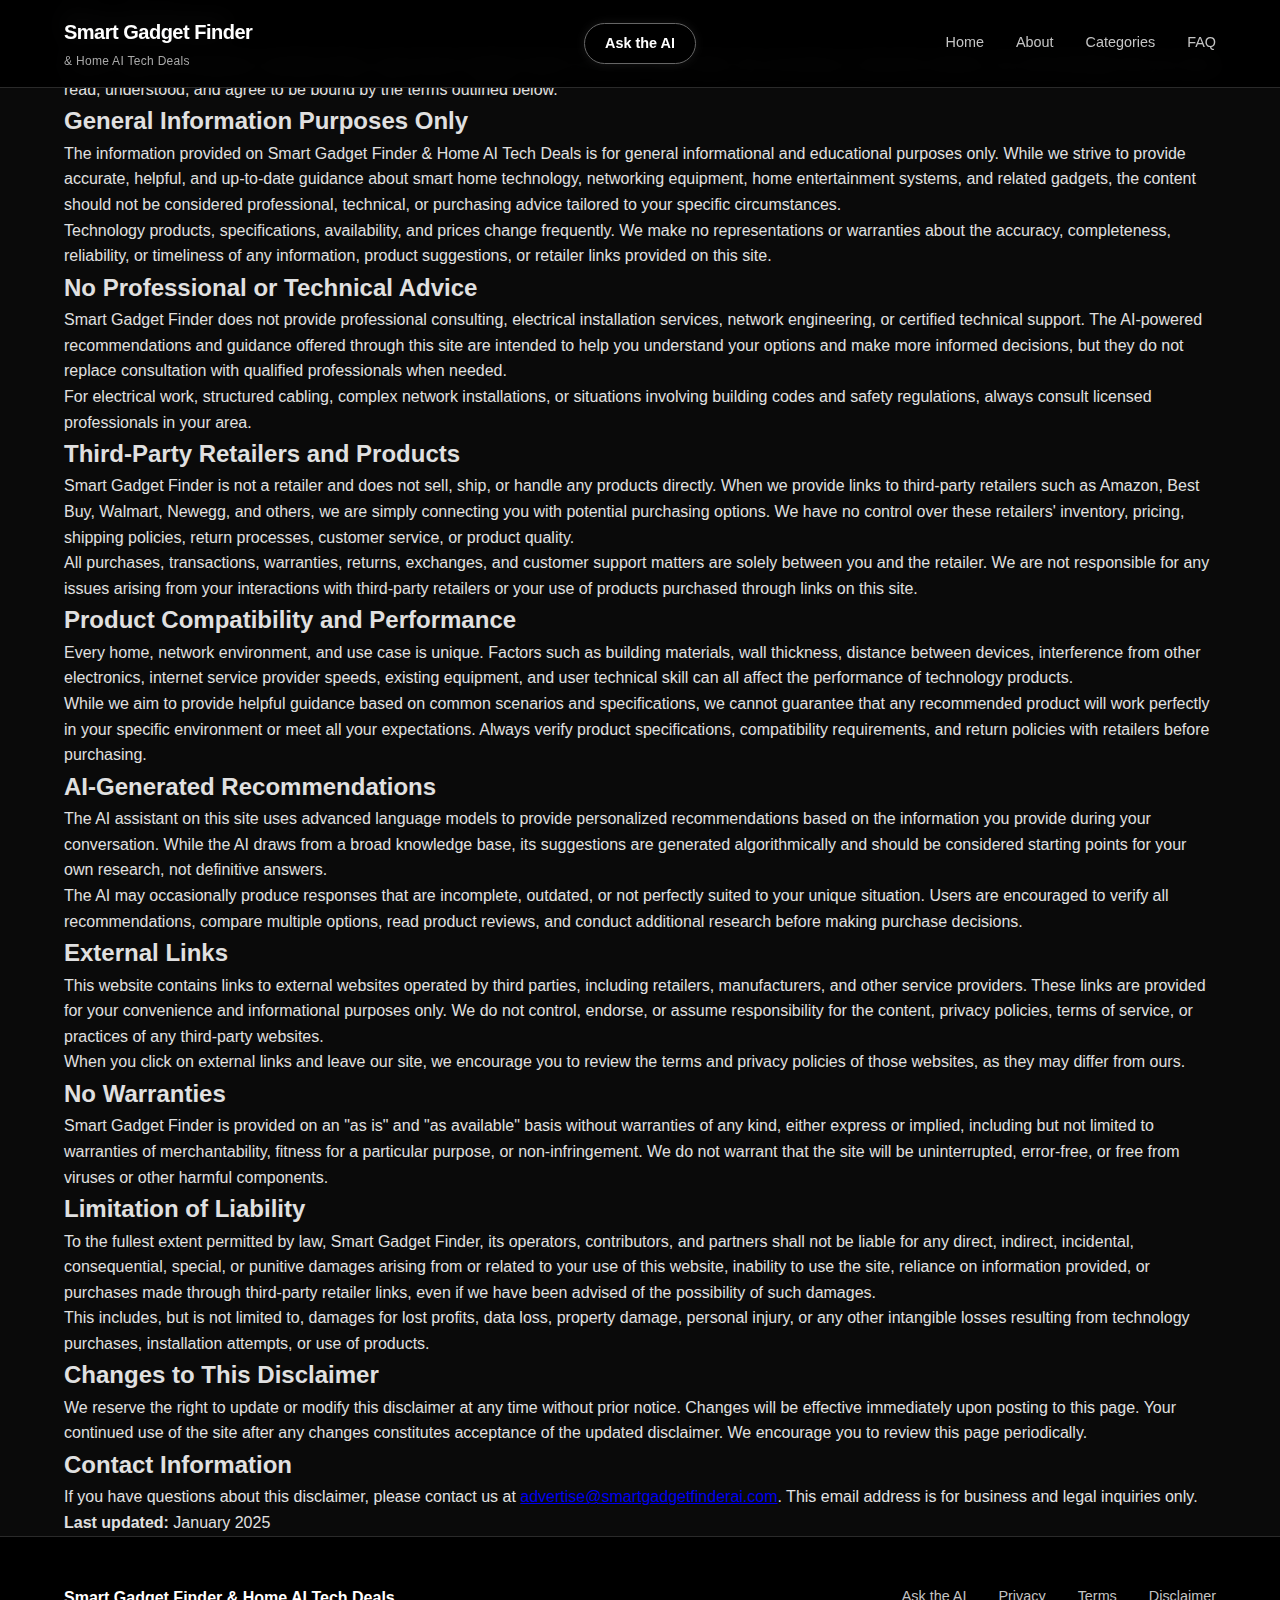
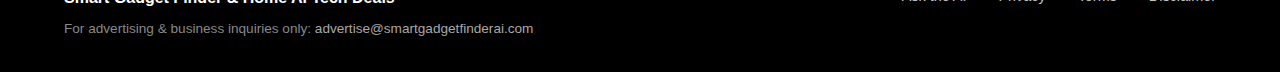
<file: disclaimer.html>
<!DOCTYPE html>
<html lang="en">
<head>
  <meta charset="UTF-8" />
  <meta name="viewport" content="width=device-width, initial-scale=1.0" />
  <title>Disclaimer - Smart Gadget Finder</title>
  <meta name="description" content="Disclaimer and affiliate disclosure for Smart Gadget Finder. Important information about our AI recommendations, third-party links, and limitations of liability." />
  <link rel="stylesheet" href="styles.css" />
  <link rel="canonical" href="https://smartgadgetfinderai.com/disclaimer" />
  <link rel="icon" href="favicon.svg" type="image/svg+xml" />
</head>
<body>
  <header class="site-header" id="siteHeader">
    <div class="container header-inner">
      <div class="logo">
        <span class="logo-main">Smart Gadget Finder</span>
        <span class="logo-sub">&amp; Home AI Tech Deals</span>
      </div>
      <a class="nav-cta" href="chat.html">Ask the AI</a>
      <nav class="main-nav">
        <a href="index.html" class="nav-link">Home</a>
        <a href="index.html#about" class="nav-link">About</a>
        <a href="index.html#categories" class="nav-link">Categories</a>
        <a href="index.html#faq" class="nav-link">FAQ</a>
      </nav>
    </div>
  </header>

  <main class="legal-page">
    <div class="container">
      <div class="legal-content">
        <h1>Disclaimer</h1>

        <p class="legal-intro">
          Please read this disclaimer carefully before using Smart Gadget Finder &amp; Home AI Tech Deals. By accessing or using this website, you acknowledge that you have read, understood, and agree to be bound by the terms outlined below.
        </p>

        <h2>General Information Purposes Only</h2>
        <p>
          The information provided on Smart Gadget Finder &amp; Home AI Tech Deals is for general informational and educational purposes only. While we strive to provide accurate, helpful, and up-to-date guidance about smart home technology, networking equipment, home entertainment systems, and related gadgets, the content should not be considered professional, technical, or purchasing advice tailored to your specific circumstances.
        </p>
        <p>
          Technology products, specifications, availability, and prices change frequently. We make no representations or warranties about the accuracy, completeness, reliability, or timeliness of any information, product suggestions, or retailer links provided on this site.
        </p>

        <h2>No Professional or Technical Advice</h2>
        <p>
          Smart Gadget Finder does not provide professional consulting, electrical installation services, network engineering, or certified technical support. The AI-powered recommendations and guidance offered through this site are intended to help you understand your options and make more informed decisions, but they do not replace consultation with qualified professionals when needed.
        </p>
        <p>
          For electrical work, structured cabling, complex network installations, or situations involving building codes and safety regulations, always consult licensed professionals in your area.
        </p>

        <h2>Third-Party Retailers and Products</h2>
        <p>
          Smart Gadget Finder is not a retailer and does not sell, ship, or handle any products directly. When we provide links to third-party retailers such as Amazon, Best Buy, Walmart, Newegg, and others, we are simply connecting you with potential purchasing options. We have no control over these retailers' inventory, pricing, shipping policies, return processes, customer service, or product quality.
        </p>
        <p>
          All purchases, transactions, warranties, returns, exchanges, and customer support matters are solely between you and the retailer. We are not responsible for any issues arising from your interactions with third-party retailers or your use of products purchased through links on this site.
        </p>

        <h2>Product Compatibility and Performance</h2>
        <p>
          Every home, network environment, and use case is unique. Factors such as building materials, wall thickness, distance between devices, interference from other electronics, internet service provider speeds, existing equipment, and user technical skill can all affect the performance of technology products.
        </p>
        <p>
          While we aim to provide helpful guidance based on common scenarios and specifications, we cannot guarantee that any recommended product will work perfectly in your specific environment or meet all your expectations. Always verify product specifications, compatibility requirements, and return policies with retailers before purchasing.
        </p>

        <h2>AI-Generated Recommendations</h2>
        <p>
          The AI assistant on this site uses advanced language models to provide personalized recommendations based on the information you provide during your conversation. While the AI draws from a broad knowledge base, its suggestions are generated algorithmically and should be considered starting points for your own research, not definitive answers.
        </p>
        <p>
          The AI may occasionally produce responses that are incomplete, outdated, or not perfectly suited to your unique situation. Users are encouraged to verify all recommendations, compare multiple options, read product reviews, and conduct additional research before making purchase decisions.
        </p>

        <h2>External Links</h2>
        <p>
          This website contains links to external websites operated by third parties, including retailers, manufacturers, and other service providers. These links are provided for your convenience and informational purposes only. We do not control, endorse, or assume responsibility for the content, privacy policies, terms of service, or practices of any third-party websites.
        </p>
        <p>
          When you click on external links and leave our site, we encourage you to review the terms and privacy policies of those websites, as they may differ from ours.
        </p>

        <h2>No Warranties</h2>
        <p>
          Smart Gadget Finder is provided on an "as is" and "as available" basis without warranties of any kind, either express or implied, including but not limited to warranties of merchantability, fitness for a particular purpose, or non-infringement. We do not warrant that the site will be uninterrupted, error-free, or free from viruses or other harmful components.
        </p>

        <h2>Limitation of Liability</h2>
        <p>
          To the fullest extent permitted by law, Smart Gadget Finder, its operators, contributors, and partners shall not be liable for any direct, indirect, incidental, consequential, special, or punitive damages arising from or related to your use of this website, inability to use the site, reliance on information provided, or purchases made through third-party retailer links, even if we have been advised of the possibility of such damages.
        </p>
        <p>
          This includes, but is not limited to, damages for lost profits, data loss, property damage, personal injury, or any other intangible losses resulting from technology purchases, installation attempts, or use of products.
        </p>

        <h2>Changes to This Disclaimer</h2>
        <p>
          We reserve the right to update or modify this disclaimer at any time without prior notice. Changes will be effective immediately upon posting to this page. Your continued use of the site after any changes constitutes acceptance of the updated disclaimer. We encourage you to review this page periodically.
        </p>

        <h2>Contact Information</h2>
        <p>
          If you have questions about this disclaimer, please contact us at <a href="mailto:advertise@smartgadgetfinderai.com">advertise@smartgadgetfinderai.com</a>. This email address is for business and legal inquiries only.
        </p>

        <p class="legal-footer">
          <strong>Last updated:</strong> January 2025
        </p>
      </div>
    </div>
  </main>

  <footer class="site-footer">
    <div class="container footer-inner">
      <div>
        <strong>Smart Gadget Finder &amp; Home AI Tech Deals</strong>
        <p class="footer-meta">
          For advertising &amp; business inquiries only:
          <a href="mailto:advertise@smartgadgetfinderai.com">advertise@smartgadgetfinderai.com</a>
        </p>
      </div>
      <div class="footer-links">
        <a href="chat.html">Ask the AI</a>
        <a href="privacy.html">Privacy</a>
        <a href="terms.html">Terms</a>
        <a href="disclaimer.html">Disclaimer</a>
      </div>
    </div>
  </footer>

  <script>
    const header = document.getElementById('siteHeader');
    window.addEventListener('scroll', () => {
      if (window.scrollY > 10) {
        header.classList.add('site-header--scrolled');
      } else {
        header.classList.remove('site-header--scrolled');
      }
    });
  </script>
</body>
</html>
</file>
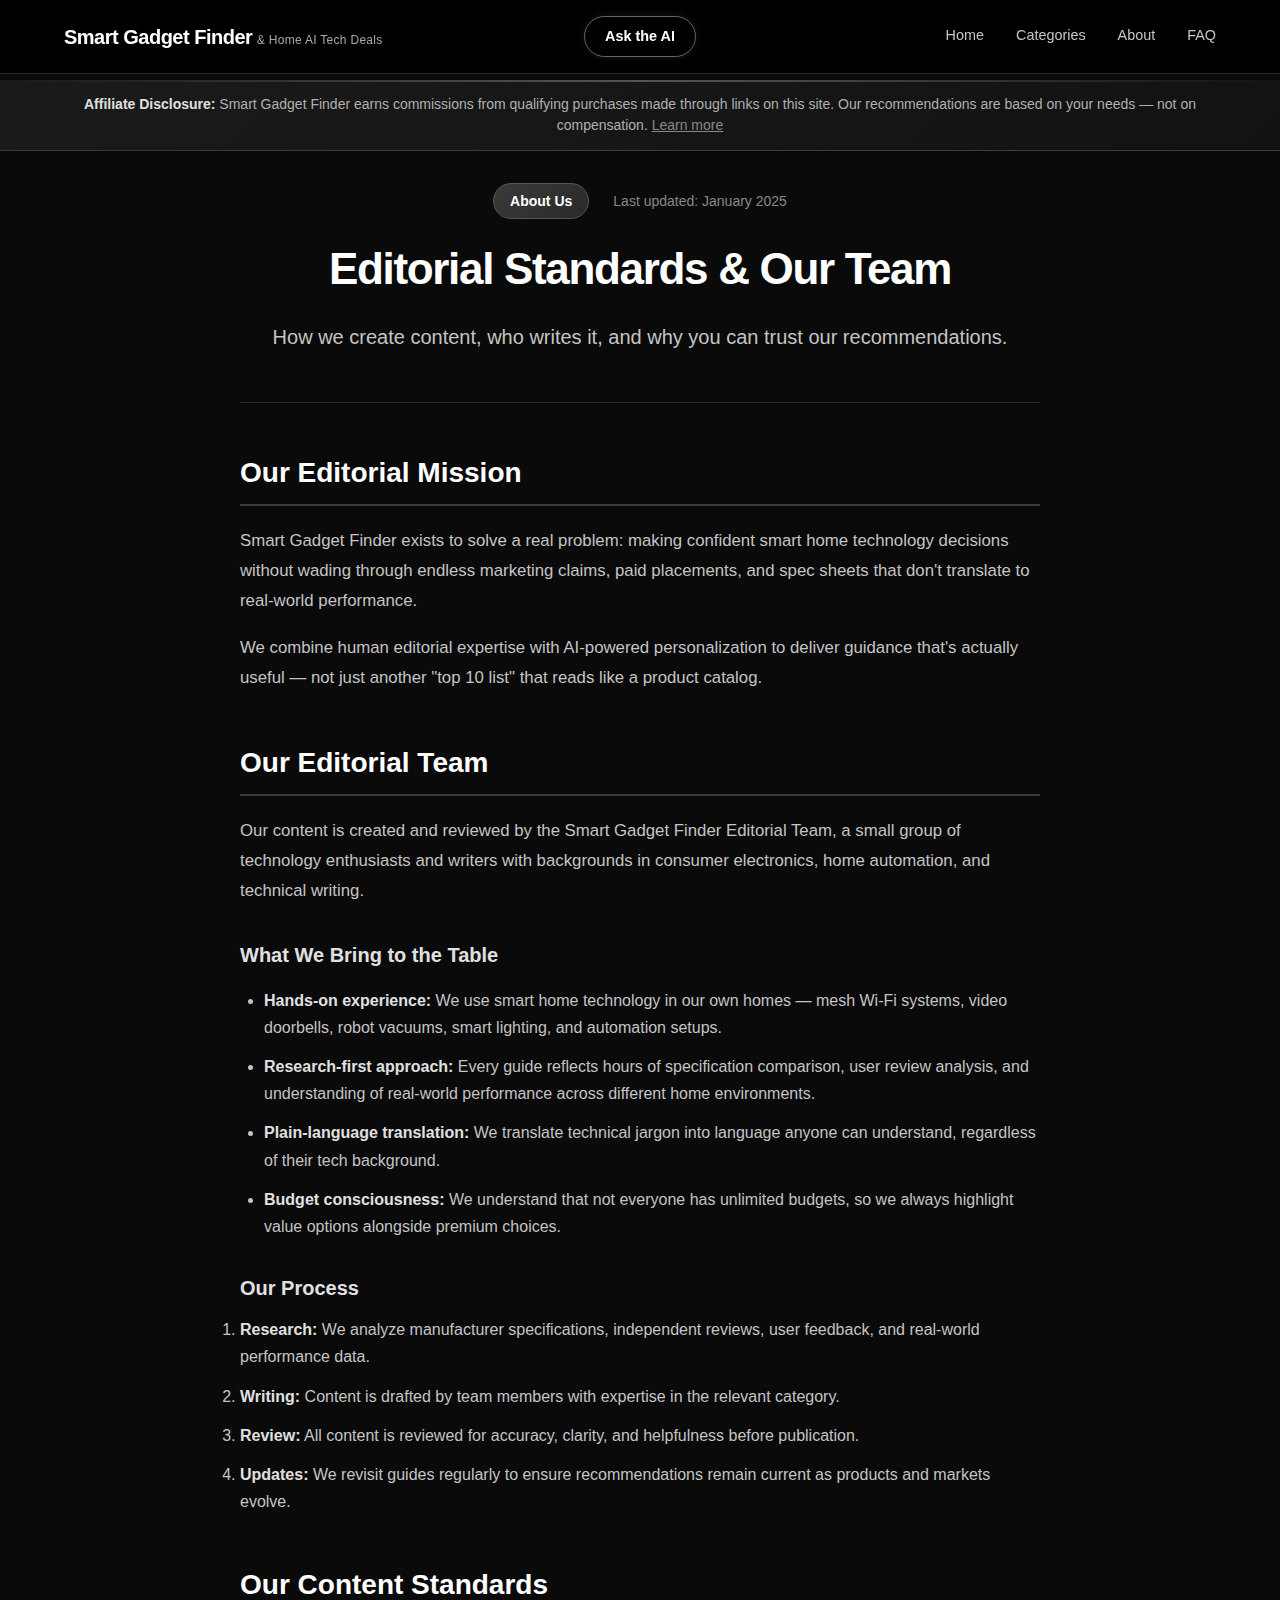
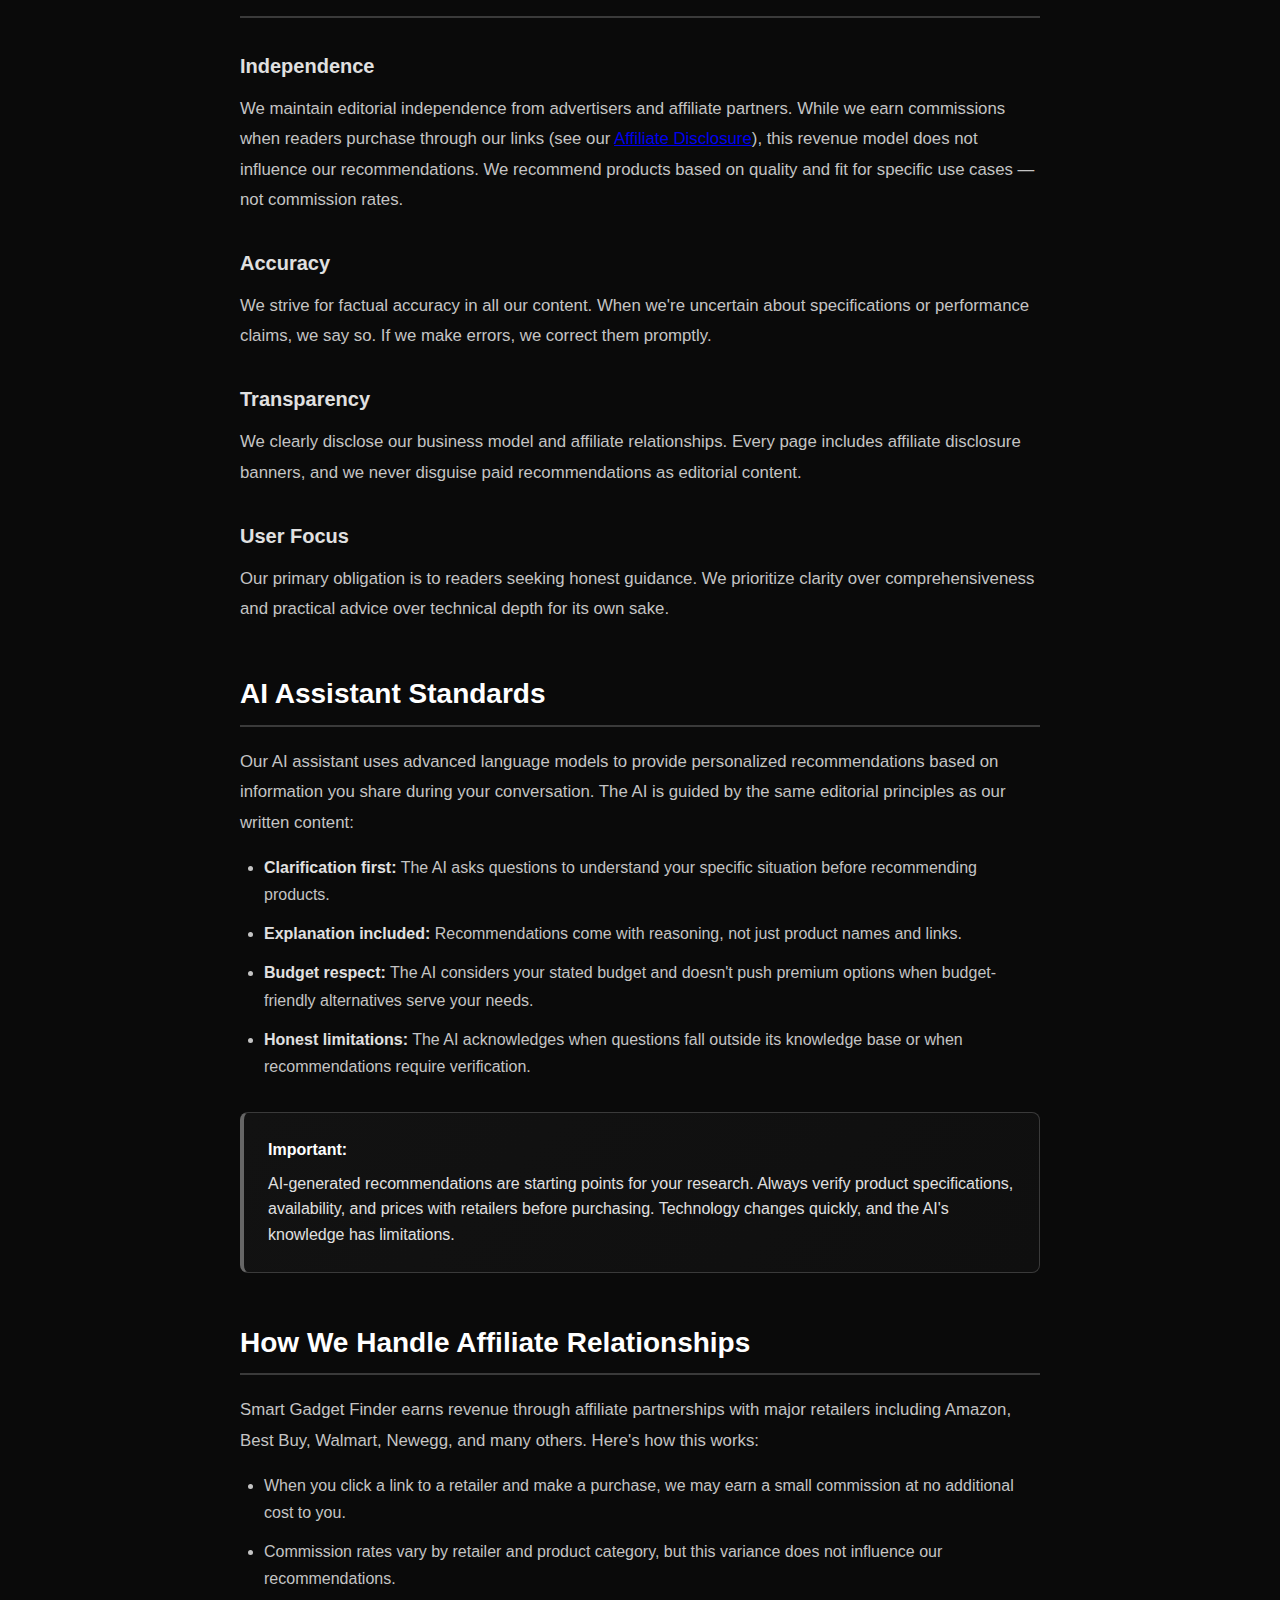
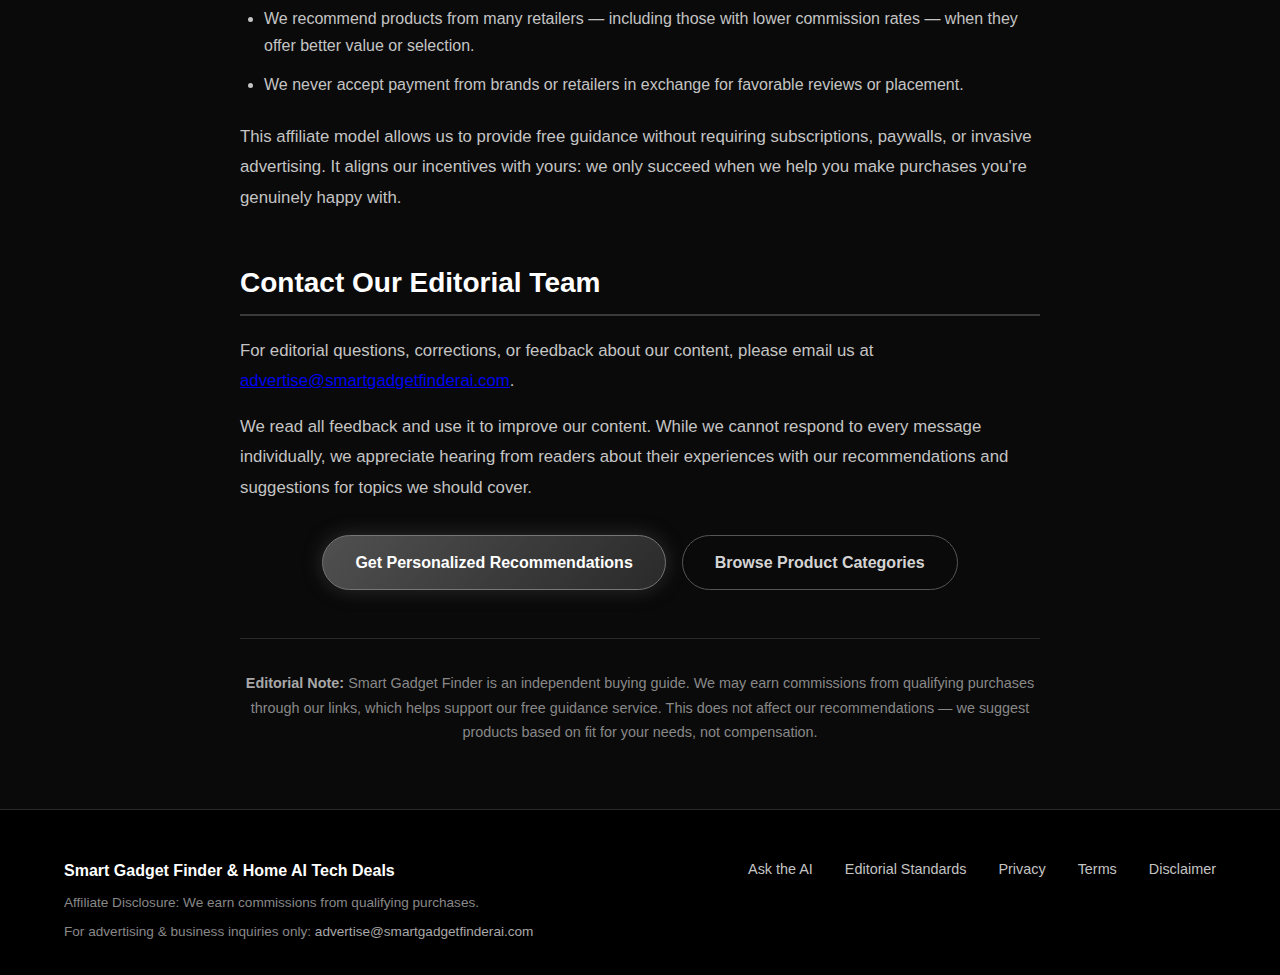
<file: editorial.html>
<!DOCTYPE html>
<html lang="en">
<head>
  <meta charset="UTF-8" />
  <meta name="viewport" content="width=device-width, initial-scale=1.0" />
  <title>Editorial Standards &amp; Team | Smart Gadget Finder</title>
  <meta name="description" content="Learn about Smart Gadget Finder's editorial team, content standards, and our commitment to providing honest, independent smart home technology guidance." />
  <link rel="stylesheet" href="styles.css" />
  <link rel="canonical" href="https://smartgadgetfinderai.com/editorial" />
  <link rel="icon" href="favicon.svg" type="image/svg+xml" />
</head>
<body>
  <header class="site-header" id="siteHeader">
    <div class="container header-inner">
      <div class="logo">
        <a href="index.html" style="text-decoration: none; color: inherit;">
          <span class="logo-main">Smart Gadget Finder</span>
          <span class="logo-sub">&amp; Home AI Tech Deals</span>
        </a>
      </div>
      <a class="nav-cta" href="chat.html">Ask the AI</a>
      <nav class="main-nav">
        <a href="index.html" class="nav-link">Home</a>
        <a href="index.html#categories" class="nav-link">Categories</a>
        <a href="index.html#about" class="nav-link">About</a>
        <a href="index.html#faq" class="nav-link">FAQ</a>
      </nav>
    </div>
  </header>

  <!-- Affiliate Disclosure Banner -->
  <div class="affiliate-disclosure-banner">
    <div class="container">
      <p><strong>Affiliate Disclosure:</strong> Smart Gadget Finder earns commissions from qualifying purchases made through links on this site. Our recommendations are based on your needs — not on compensation. <a href="disclaimer.html">Learn more</a></p>
    </div>
  </div>

  <main>
    <article class="guide-article">
      <div class="container">
        <header class="guide-header">
          <div class="guide-meta">
            <span class="guide-category">About Us</span>
            <span class="guide-date">Last updated: January 2025</span>
          </div>
          <h1>Editorial Standards &amp; Our Team</h1>
          <p class="guide-subtitle">How we create content, who writes it, and why you can trust our recommendations.</p>
        </header>

        <div class="guide-content">
          <section class="guide-section">
            <h2>Our Editorial Mission</h2>
            <p>
              Smart Gadget Finder exists to solve a real problem: making confident smart home technology decisions without wading through endless marketing claims, paid placements, and spec sheets that don't translate to real-world performance.
            </p>
            <p>
              We combine human editorial expertise with AI-powered personalization to deliver guidance that's actually useful — not just another "top 10 list" that reads like a product catalog.
            </p>
          </section>

          <section class="guide-section">
            <h2>Our Editorial Team</h2>
            <p>
              Our content is created and reviewed by the Smart Gadget Finder Editorial Team, a small group of technology enthusiasts and writers with backgrounds in consumer electronics, home automation, and technical writing.
            </p>

            <h3>What We Bring to the Table</h3>
            <ul>
              <li><strong>Hands-on experience:</strong> We use smart home technology in our own homes — mesh Wi-Fi systems, video doorbells, robot vacuums, smart lighting, and automation setups.</li>
              <li><strong>Research-first approach:</strong> Every guide reflects hours of specification comparison, user review analysis, and understanding of real-world performance across different home environments.</li>
              <li><strong>Plain-language translation:</strong> We translate technical jargon into language anyone can understand, regardless of their tech background.</li>
              <li><strong>Budget consciousness:</strong> We understand that not everyone has unlimited budgets, so we always highlight value options alongside premium choices.</li>
            </ul>

            <h3>Our Process</h3>
            <ol>
              <li><strong>Research:</strong> We analyze manufacturer specifications, independent reviews, user feedback, and real-world performance data.</li>
              <li><strong>Writing:</strong> Content is drafted by team members with expertise in the relevant category.</li>
              <li><strong>Review:</strong> All content is reviewed for accuracy, clarity, and helpfulness before publication.</li>
              <li><strong>Updates:</strong> We revisit guides regularly to ensure recommendations remain current as products and markets evolve.</li>
            </ol>
          </section>

          <section class="guide-section">
            <h2>Our Content Standards</h2>

            <h3>Independence</h3>
            <p>
              We maintain editorial independence from advertisers and affiliate partners. While we earn commissions when readers purchase through our links (see our <a href="disclaimer.html">Affiliate Disclosure</a>), this revenue model does not influence our recommendations. We recommend products based on quality and fit for specific use cases — not commission rates.
            </p>

            <h3>Accuracy</h3>
            <p>
              We strive for factual accuracy in all our content. When we're uncertain about specifications or performance claims, we say so. If we make errors, we correct them promptly.
            </p>

            <h3>Transparency</h3>
            <p>
              We clearly disclose our business model and affiliate relationships. Every page includes affiliate disclosure banners, and we never disguise paid recommendations as editorial content.
            </p>

            <h3>User Focus</h3>
            <p>
              Our primary obligation is to readers seeking honest guidance. We prioritize clarity over comprehensiveness and practical advice over technical depth for its own sake.
            </p>
          </section>

          <section class="guide-section">
            <h2>AI Assistant Standards</h2>
            <p>
              Our AI assistant uses advanced language models to provide personalized recommendations based on information you share during your conversation. The AI is guided by the same editorial principles as our written content:
            </p>
            <ul>
              <li><strong>Clarification first:</strong> The AI asks questions to understand your specific situation before recommending products.</li>
              <li><strong>Explanation included:</strong> Recommendations come with reasoning, not just product names and links.</li>
              <li><strong>Budget respect:</strong> The AI considers your stated budget and doesn't push premium options when budget-friendly alternatives serve your needs.</li>
              <li><strong>Honest limitations:</strong> The AI acknowledges when questions fall outside its knowledge base or when recommendations require verification.</li>
            </ul>

            <div class="guide-tip">
              <strong>Important:</strong> AI-generated recommendations are starting points for your research. Always verify product specifications, availability, and prices with retailers before purchasing. Technology changes quickly, and the AI's knowledge has limitations.
            </div>
          </section>

          <section class="guide-section">
            <h2>How We Handle Affiliate Relationships</h2>
            <p>
              Smart Gadget Finder earns revenue through affiliate partnerships with major retailers including Amazon, Best Buy, Walmart, Newegg, and many others. Here's how this works:
            </p>
            <ul>
              <li>When you click a link to a retailer and make a purchase, we may earn a small commission at no additional cost to you.</li>
              <li>Commission rates vary by retailer and product category, but this variance does not influence our recommendations.</li>
              <li>We recommend products from many retailers — including those with lower commission rates — when they offer better value or selection.</li>
              <li>We never accept payment from brands or retailers in exchange for favorable reviews or placement.</li>
            </ul>
            <p>
              This affiliate model allows us to provide free guidance without requiring subscriptions, paywalls, or invasive advertising. It aligns our incentives with yours: we only succeed when we help you make purchases you're genuinely happy with.
            </p>
          </section>

          <section class="guide-section">
            <h2>Contact Our Editorial Team</h2>
            <p>
              For editorial questions, corrections, or feedback about our content, please email us at <a href="mailto:advertise@smartgadgetfinderai.com">advertise@smartgadgetfinderai.com</a>.
            </p>
            <p>
              We read all feedback and use it to improve our content. While we cannot respond to every message individually, we appreciate hearing from readers about their experiences with our recommendations and suggestions for topics we should cover.
            </p>

            <div class="guide-cta">
              <a href="chat.html" class="btn btn-primary">Get Personalized Recommendations</a>
              <a href="index.html#categories" class="btn btn-ghost">Browse Product Categories</a>
            </div>
          </section>
        </div>

        <footer class="guide-footer">
          <p class="guide-disclaimer">
            <strong>Editorial Note:</strong> Smart Gadget Finder is an independent buying guide. We may earn commissions from qualifying purchases through our links, which helps support our free guidance service. This does not affect our recommendations — we suggest products based on fit for your needs, not compensation.
          </p>
        </footer>
      </div>
    </article>
  </main>

  <footer class="site-footer">
    <div class="container footer-inner">
      <div>
        <strong>Smart Gadget Finder &amp; Home AI Tech Deals</strong>
        <p class="footer-meta">
          Affiliate Disclosure: We earn commissions from qualifying purchases.
        </p>
        <p class="footer-meta">
          For advertising &amp; business inquiries only:
          <a href="mailto:advertise@smartgadgetfinderai.com">advertise@smartgadgetfinderai.com</a>
        </p>
      </div>
      <div class="footer-links">
        <a href="chat.html">Ask the AI</a>
        <a href="editorial.html">Editorial Standards</a>
        <a href="privacy.html">Privacy</a>
        <a href="terms.html">Terms</a>
        <a href="disclaimer.html">Disclaimer</a>
      </div>
    </div>
  </footer>

  <script>
    const header = document.getElementById('siteHeader');
    window.addEventListener('scroll', () => {
      if (window.scrollY > 10) {
        header.classList.add('site-header--scrolled');
      } else {
        header.classList.remove('site-header--scrolled');
      }
    });
  </script>
</body>
</html>
</file>
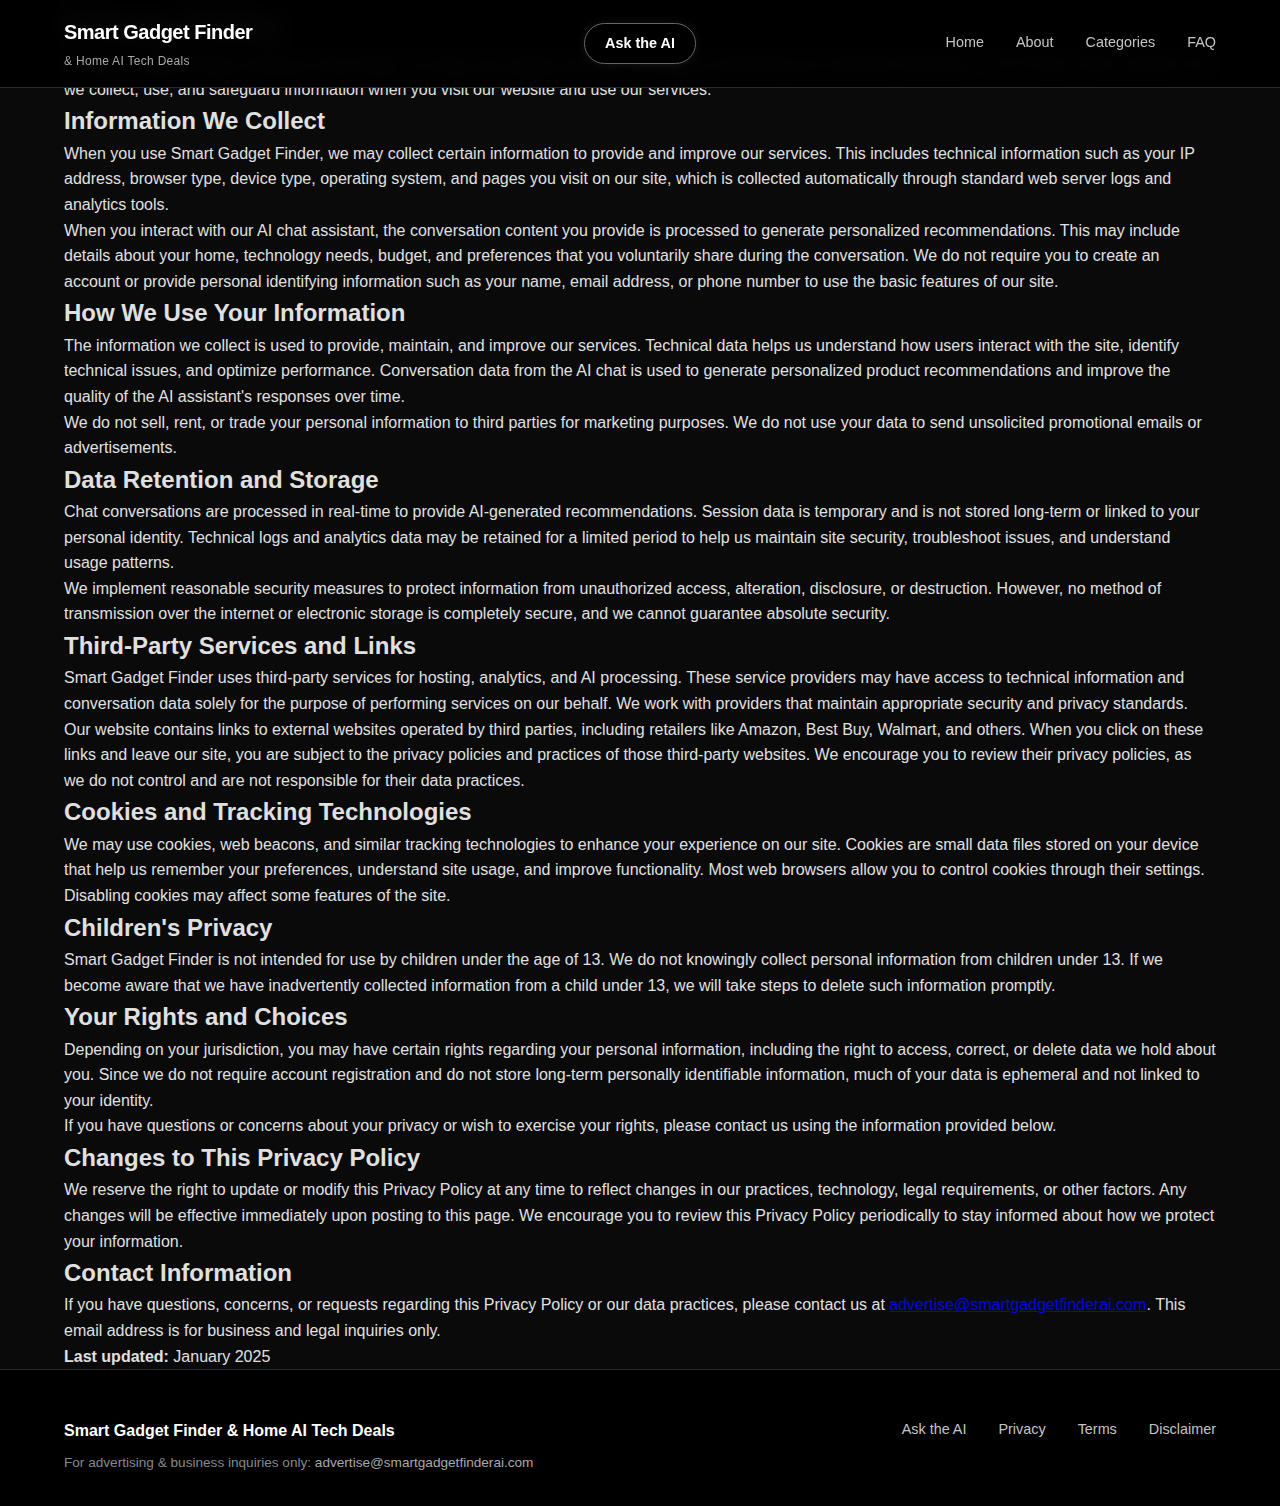
<file: privacy.html>
<!DOCTYPE html>
<html lang="en">
<head>
  <meta charset="UTF-8" />
  <meta name="viewport" content="width=device-width, initial-scale=1.0" />
  <title>Privacy Policy - Smart Gadget Finder</title>
  <meta name="description" content="Privacy Policy for Smart Gadget Finder. Learn how we collect, use, and protect your data when using our AI-powered smart home buying guide." />
  <link rel="stylesheet" href="styles.css" />
  <link rel="canonical" href="https://smartgadgetfinderai.com/privacy" />
  <link rel="icon" href="favicon.svg" type="image/svg+xml" />
</head>
<body>
  <header class="site-header" id="siteHeader">
    <div class="container header-inner">
      <div class="logo">
        <span class="logo-main">Smart Gadget Finder</span>
        <span class="logo-sub">&amp; Home AI Tech Deals</span>
      </div>
      <a class="nav-cta" href="chat.html">Ask the AI</a>
      <nav class="main-nav">
        <a href="index.html" class="nav-link">Home</a>
        <a href="index.html#about" class="nav-link">About</a>
        <a href="index.html#categories" class="nav-link">Categories</a>
        <a href="index.html#faq" class="nav-link">FAQ</a>
      </nav>
    </div>
  </header>

  <main class="legal-page">
    <div class="container">
      <div class="legal-content">
        <h1>Privacy Policy</h1>

        <p class="legal-intro">
          At Smart Gadget Finder &amp; Home AI Tech Deals, we value your privacy and are committed to protecting your personal information. This Privacy Policy explains how we collect, use, and safeguard information when you visit our website and use our services.
        </p>

        <h2>Information We Collect</h2>
        <p>
          When you use Smart Gadget Finder, we may collect certain information to provide and improve our services. This includes technical information such as your IP address, browser type, device type, operating system, and pages you visit on our site, which is collected automatically through standard web server logs and analytics tools.
        </p>
        <p>
          When you interact with our AI chat assistant, the conversation content you provide is processed to generate personalized recommendations. This may include details about your home, technology needs, budget, and preferences that you voluntarily share during the conversation. We do not require you to create an account or provide personal identifying information such as your name, email address, or phone number to use the basic features of our site.
        </p>

        <h2>How We Use Your Information</h2>
        <p>
          The information we collect is used to provide, maintain, and improve our services. Technical data helps us understand how users interact with the site, identify technical issues, and optimize performance. Conversation data from the AI chat is used to generate personalized product recommendations and improve the quality of the AI assistant's responses over time.
        </p>
        <p>
          We do not sell, rent, or trade your personal information to third parties for marketing purposes. We do not use your data to send unsolicited promotional emails or advertisements.
        </p>

        <h2>Data Retention and Storage</h2>
        <p>
          Chat conversations are processed in real-time to provide AI-generated recommendations. Session data is temporary and is not stored long-term or linked to your personal identity. Technical logs and analytics data may be retained for a limited period to help us maintain site security, troubleshoot issues, and understand usage patterns.
        </p>
        <p>
          We implement reasonable security measures to protect information from unauthorized access, alteration, disclosure, or destruction. However, no method of transmission over the internet or electronic storage is completely secure, and we cannot guarantee absolute security.
        </p>

        <h2>Third-Party Services and Links</h2>
        <p>
          Smart Gadget Finder uses third-party services for hosting, analytics, and AI processing. These service providers may have access to technical information and conversation data solely for the purpose of performing services on our behalf. We work with providers that maintain appropriate security and privacy standards.
        </p>
        <p>
          Our website contains links to external websites operated by third parties, including retailers like Amazon, Best Buy, Walmart, and others. When you click on these links and leave our site, you are subject to the privacy policies and practices of those third-party websites. We encourage you to review their privacy policies, as we do not control and are not responsible for their data practices.
        </p>

        <h2>Cookies and Tracking Technologies</h2>
        <p>
          We may use cookies, web beacons, and similar tracking technologies to enhance your experience on our site. Cookies are small data files stored on your device that help us remember your preferences, understand site usage, and improve functionality. Most web browsers allow you to control cookies through their settings. Disabling cookies may affect some features of the site.
        </p>

        <h2>Children's Privacy</h2>
        <p>
          Smart Gadget Finder is not intended for use by children under the age of 13. We do not knowingly collect personal information from children under 13. If we become aware that we have inadvertently collected information from a child under 13, we will take steps to delete such information promptly.
        </p>

        <h2>Your Rights and Choices</h2>
        <p>
          Depending on your jurisdiction, you may have certain rights regarding your personal information, including the right to access, correct, or delete data we hold about you. Since we do not require account registration and do not store long-term personally identifiable information, much of your data is ephemeral and not linked to your identity.
        </p>
        <p>
          If you have questions or concerns about your privacy or wish to exercise your rights, please contact us using the information provided below.
        </p>

        <h2>Changes to This Privacy Policy</h2>
        <p>
          We reserve the right to update or modify this Privacy Policy at any time to reflect changes in our practices, technology, legal requirements, or other factors. Any changes will be effective immediately upon posting to this page. We encourage you to review this Privacy Policy periodically to stay informed about how we protect your information.
        </p>

        <h2>Contact Information</h2>
        <p>
          If you have questions, concerns, or requests regarding this Privacy Policy or our data practices, please contact us at <a href="mailto:advertise@smartgadgetfinderai.com">advertise@smartgadgetfinderai.com</a>. This email address is for business and legal inquiries only.
        </p>

        <p class="legal-footer">
          <strong>Last updated:</strong> January 2025
        </p>
      </div>
    </div>
  </main>

  <footer class="site-footer">
    <div class="container footer-inner">
      <div>
        <strong>Smart Gadget Finder &amp; Home AI Tech Deals</strong>
        <p class="footer-meta">
          For advertising &amp; business inquiries only:
          <a href="mailto:advertise@smartgadgetfinderai.com">advertise@smartgadgetfinderai.com</a>
        </p>
      </div>
      <div class="footer-links">
        <a href="chat.html">Ask the AI</a>
        <a href="privacy.html">Privacy</a>
        <a href="terms.html">Terms</a>
        <a href="disclaimer.html">Disclaimer</a>
      </div>
    </div>
  </footer>

  <script>
    const header = document.getElementById('siteHeader');
    window.addEventListener('scroll', () => {
      if (window.scrollY > 10) {
        header.classList.add('site-header--scrolled');
      } else {
        header.classList.remove('site-header--scrolled');
      }
    });
  </script>
</body>
</html>
</file>
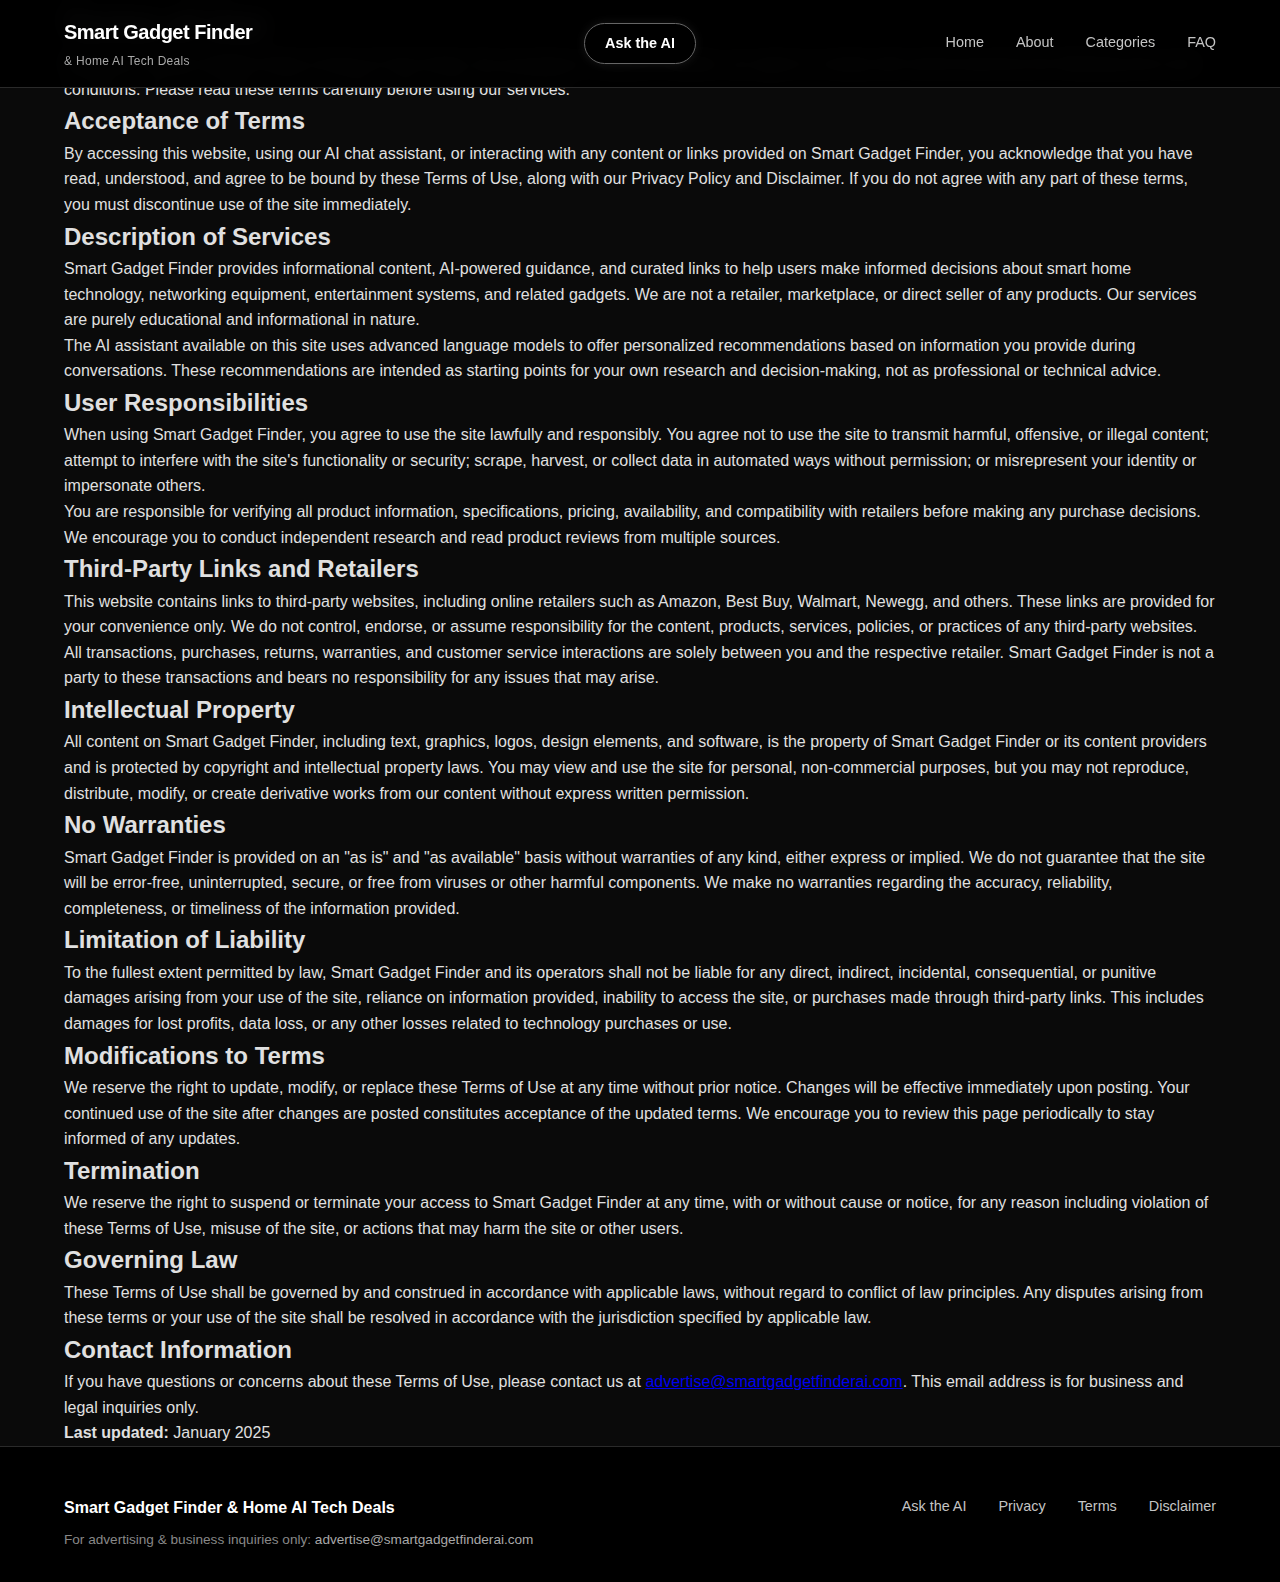
<file: terms.html>
<!DOCTYPE html>
<html lang="en">
<head>
  <meta charset="UTF-8" />
  <meta name="viewport" content="width=device-width, initial-scale=1.0" />
  <title>Terms of Use - Smart Gadget Finder</title>
  <meta name="description" content="Terms of Use for Smart Gadget Finder. Read our terms and conditions for using our AI-powered smart home buying guide and affiliate links." />
  <link rel="stylesheet" href="styles.css" />
  <link rel="canonical" href="https://smartgadgetfinderai.com/terms" />
  <link rel="icon" href="favicon.svg" type="image/svg+xml" />
</head>
<body>
  <header class="site-header" id="siteHeader">
    <div class="container header-inner">
      <div class="logo">
        <span class="logo-main">Smart Gadget Finder</span>
        <span class="logo-sub">&amp; Home AI Tech Deals</span>
      </div>
      <a class="nav-cta" href="chat.html">Ask the AI</a>
      <nav class="main-nav">
        <a href="index.html" class="nav-link">Home</a>
        <a href="index.html#about" class="nav-link">About</a>
        <a href="index.html#categories" class="nav-link">Categories</a>
        <a href="index.html#faq" class="nav-link">FAQ</a>
      </nav>
    </div>
  </header>

  <main class="legal-page">
    <div class="container">
      <div class="legal-content">
        <h1>Terms of Use</h1>

        <p class="legal-intro">
          Welcome to Smart Gadget Finder &amp; Home AI Tech Deals. By accessing or using our website, you agree to comply with and be bound by the following terms and conditions. Please read these terms carefully before using our services.
        </p>

        <h2>Acceptance of Terms</h2>
        <p>
          By accessing this website, using our AI chat assistant, or interacting with any content or links provided on Smart Gadget Finder, you acknowledge that you have read, understood, and agree to be bound by these Terms of Use, along with our Privacy Policy and Disclaimer. If you do not agree with any part of these terms, you must discontinue use of the site immediately.
        </p>

        <h2>Description of Services</h2>
        <p>
          Smart Gadget Finder provides informational content, AI-powered guidance, and curated links to help users make informed decisions about smart home technology, networking equipment, entertainment systems, and related gadgets. We are not a retailer, marketplace, or direct seller of any products. Our services are purely educational and informational in nature.
        </p>
        <p>
          The AI assistant available on this site uses advanced language models to offer personalized recommendations based on information you provide during conversations. These recommendations are intended as starting points for your own research and decision-making, not as professional or technical advice.
        </p>

        <h2>User Responsibilities</h2>
        <p>
          When using Smart Gadget Finder, you agree to use the site lawfully and responsibly. You agree not to use the site to transmit harmful, offensive, or illegal content; attempt to interfere with the site's functionality or security; scrape, harvest, or collect data in automated ways without permission; or misrepresent your identity or impersonate others.
        </p>
        <p>
          You are responsible for verifying all product information, specifications, pricing, availability, and compatibility with retailers before making any purchase decisions. We encourage you to conduct independent research and read product reviews from multiple sources.
        </p>

        <h2>Third-Party Links and Retailers</h2>
        <p>
          This website contains links to third-party websites, including online retailers such as Amazon, Best Buy, Walmart, Newegg, and others. These links are provided for your convenience only. We do not control, endorse, or assume responsibility for the content, products, services, policies, or practices of any third-party websites.
        </p>
        <p>
          All transactions, purchases, returns, warranties, and customer service interactions are solely between you and the respective retailer. Smart Gadget Finder is not a party to these transactions and bears no responsibility for any issues that may arise.
        </p>

        <h2>Intellectual Property</h2>
        <p>
          All content on Smart Gadget Finder, including text, graphics, logos, design elements, and software, is the property of Smart Gadget Finder or its content providers and is protected by copyright and intellectual property laws. You may view and use the site for personal, non-commercial purposes, but you may not reproduce, distribute, modify, or create derivative works from our content without express written permission.
        </p>

        <h2>No Warranties</h2>
        <p>
          Smart Gadget Finder is provided on an "as is" and "as available" basis without warranties of any kind, either express or implied. We do not guarantee that the site will be error-free, uninterrupted, secure, or free from viruses or other harmful components. We make no warranties regarding the accuracy, reliability, completeness, or timeliness of the information provided.
        </p>

        <h2>Limitation of Liability</h2>
        <p>
          To the fullest extent permitted by law, Smart Gadget Finder and its operators shall not be liable for any direct, indirect, incidental, consequential, or punitive damages arising from your use of the site, reliance on information provided, inability to access the site, or purchases made through third-party links. This includes damages for lost profits, data loss, or any other losses related to technology purchases or use.
        </p>

        <h2>Modifications to Terms</h2>
        <p>
          We reserve the right to update, modify, or replace these Terms of Use at any time without prior notice. Changes will be effective immediately upon posting. Your continued use of the site after changes are posted constitutes acceptance of the updated terms. We encourage you to review this page periodically to stay informed of any updates.
        </p>

        <h2>Termination</h2>
        <p>
          We reserve the right to suspend or terminate your access to Smart Gadget Finder at any time, with or without cause or notice, for any reason including violation of these Terms of Use, misuse of the site, or actions that may harm the site or other users.
        </p>

        <h2>Governing Law</h2>
        <p>
          These Terms of Use shall be governed by and construed in accordance with applicable laws, without regard to conflict of law principles. Any disputes arising from these terms or your use of the site shall be resolved in accordance with the jurisdiction specified by applicable law.
        </p>

        <h2>Contact Information</h2>
        <p>
          If you have questions or concerns about these Terms of Use, please contact us at <a href="mailto:advertise@smartgadgetfinderai.com">advertise@smartgadgetfinderai.com</a>. This email address is for business and legal inquiries only.
        </p>

        <p class="legal-footer">
          <strong>Last updated:</strong> January 2025
        </p>
      </div>
    </div>
  </main>

  <footer class="site-footer">
    <div class="container footer-inner">
      <div>
        <strong>Smart Gadget Finder &amp; Home AI Tech Deals</strong>
        <p class="footer-meta">
          For advertising &amp; business inquiries only:
          <a href="mailto:advertise@smartgadgetfinderai.com">advertise@smartgadgetfinderai.com</a>
        </p>
      </div>
      <div class="footer-links">
        <a href="chat.html">Ask the AI</a>
        <a href="privacy.html">Privacy</a>
        <a href="terms.html">Terms</a>
        <a href="disclaimer.html">Disclaimer</a>
      </div>
    </div>
  </footer>

  <script>
    const header = document.getElementById('siteHeader');
    window.addEventListener('scroll', () => {
      if (window.scrollY > 10) {
        header.classList.add('site-header--scrolled');
      } else {
        header.classList.remove('site-header--scrolled');
      }
    });
  </script>
</body>
</html>
</file>
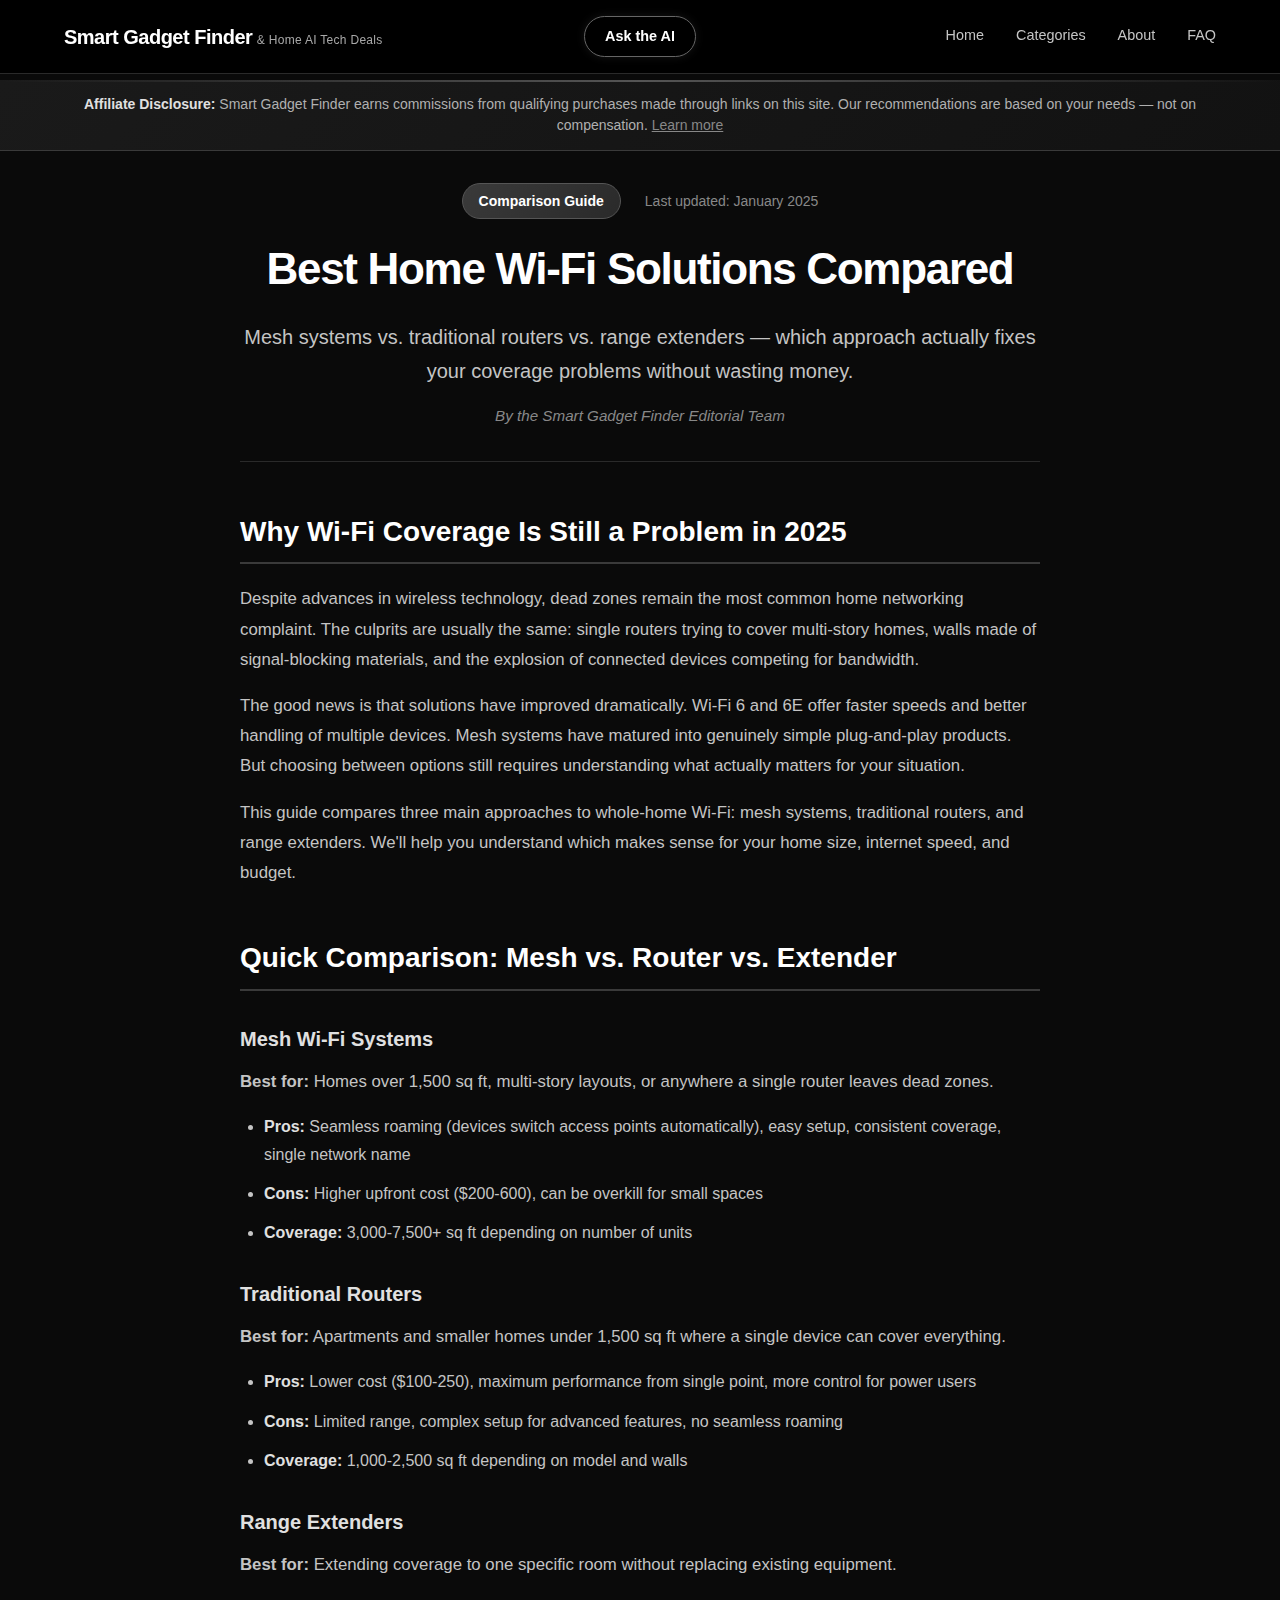
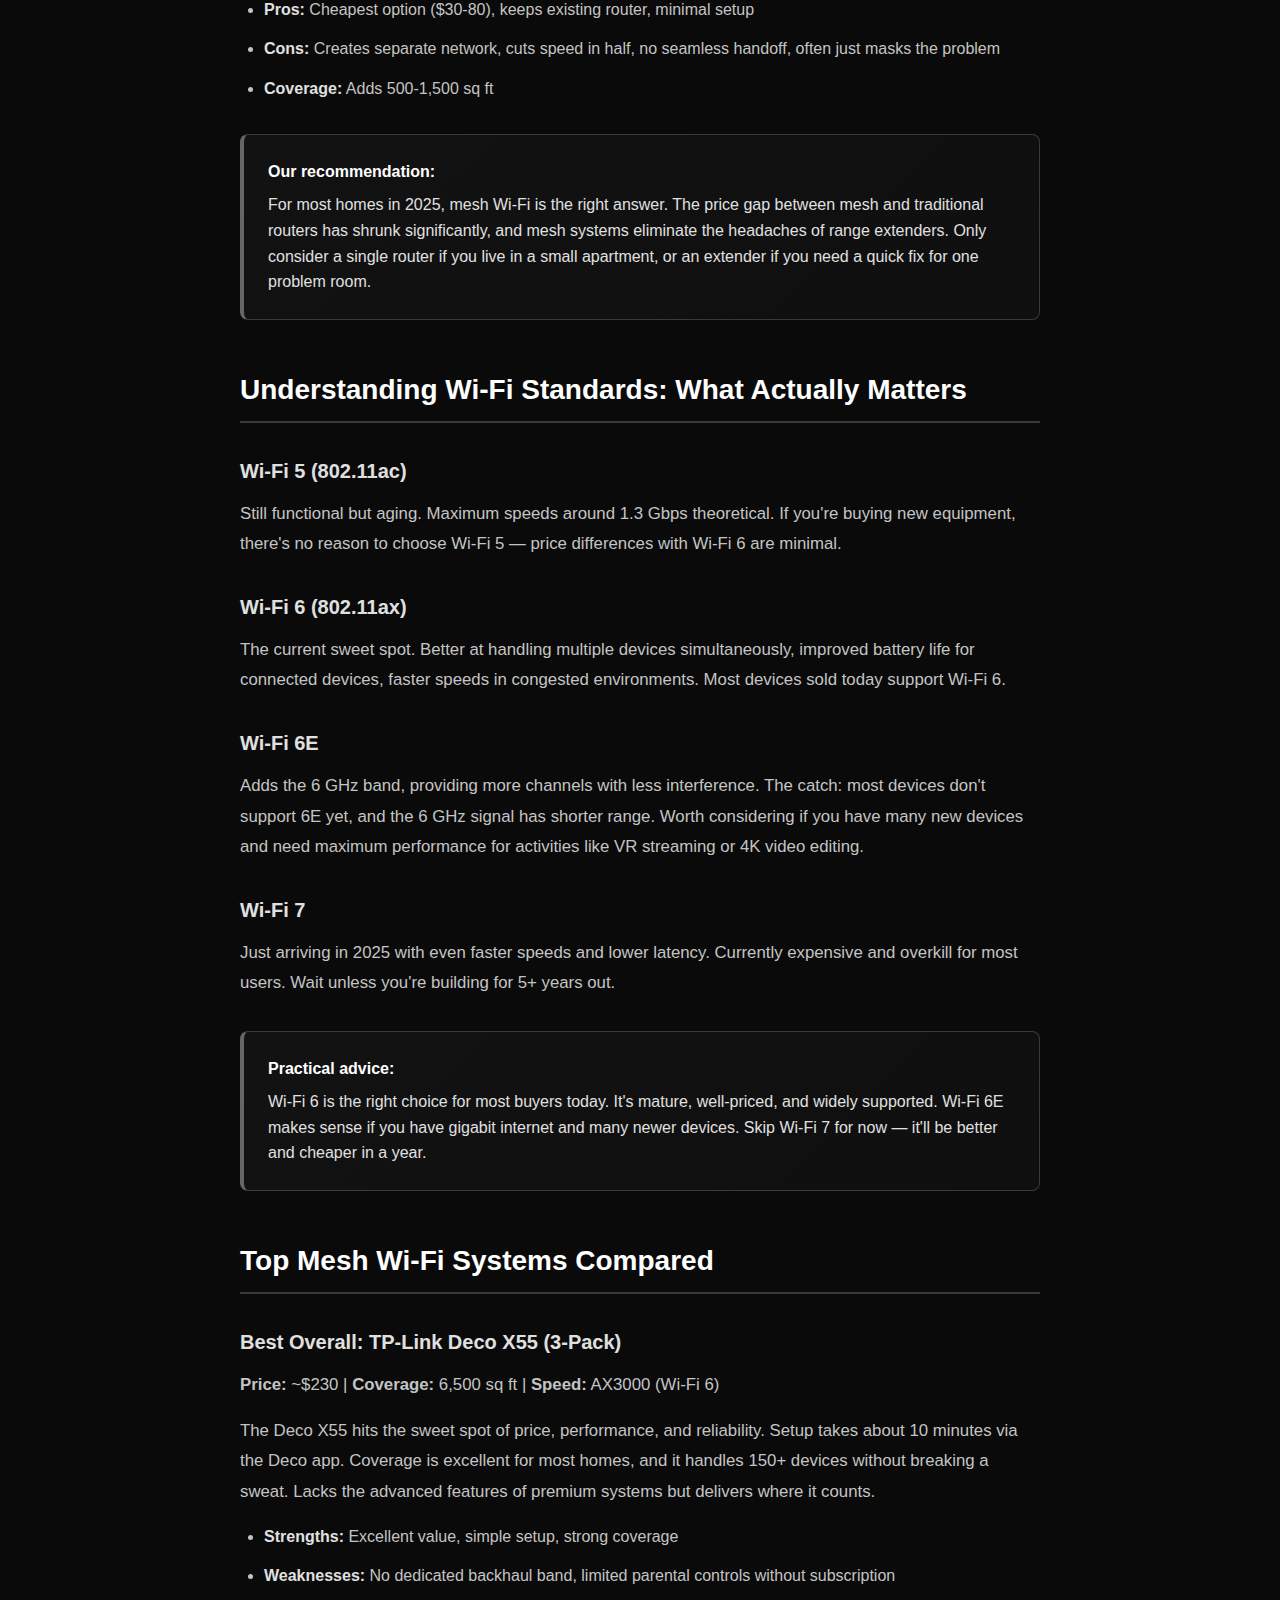
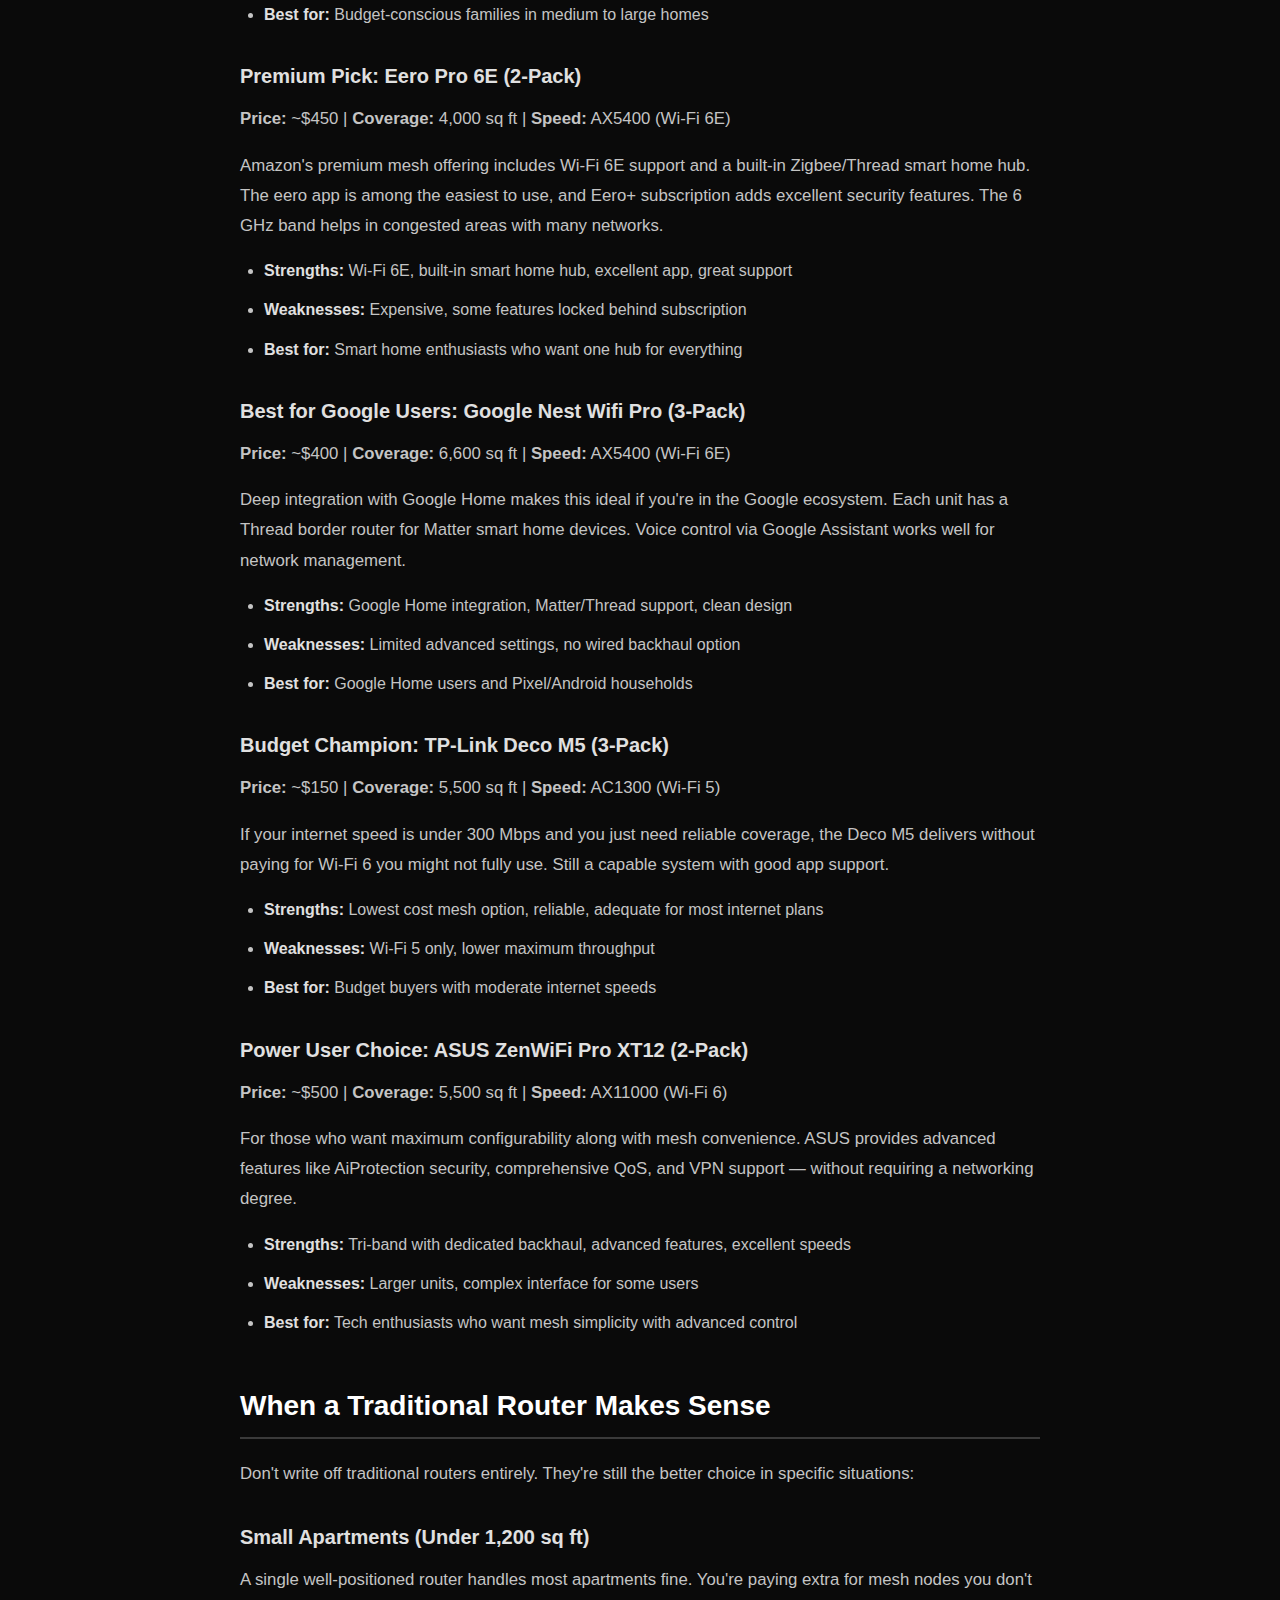
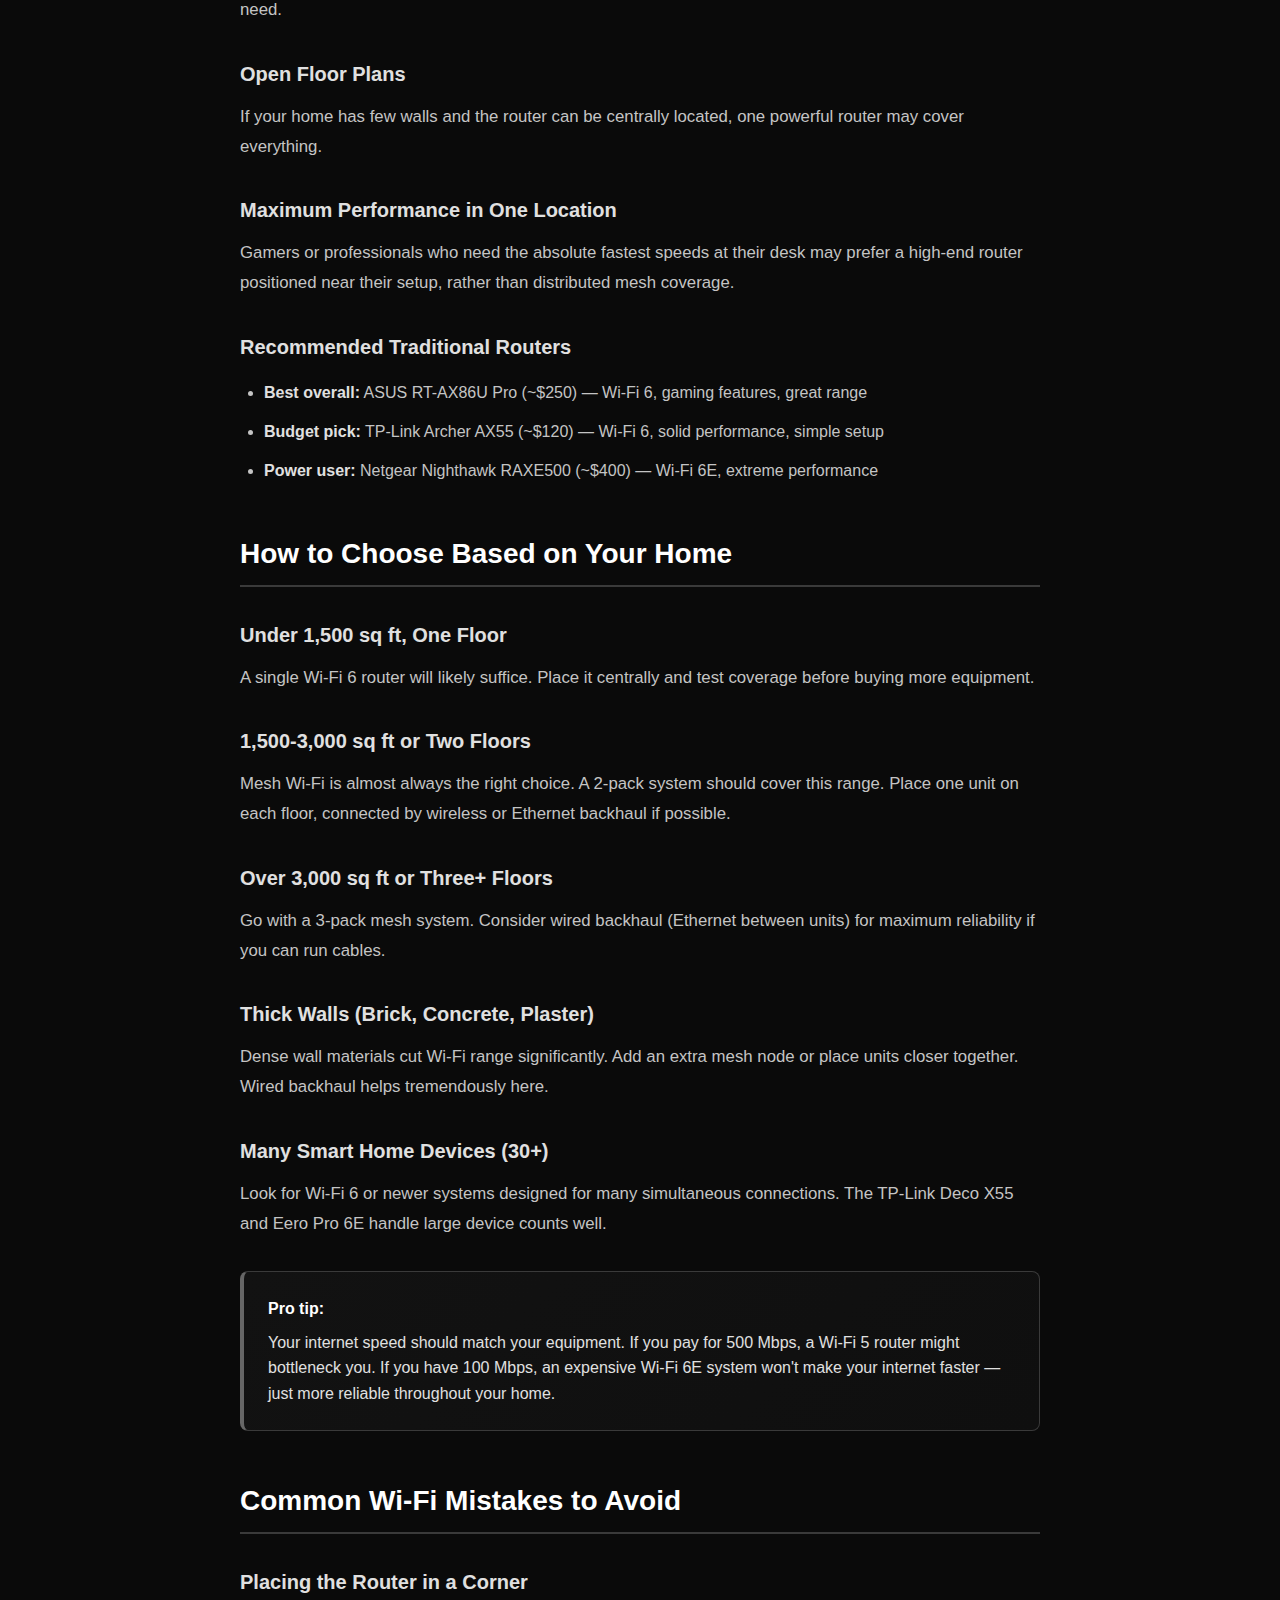
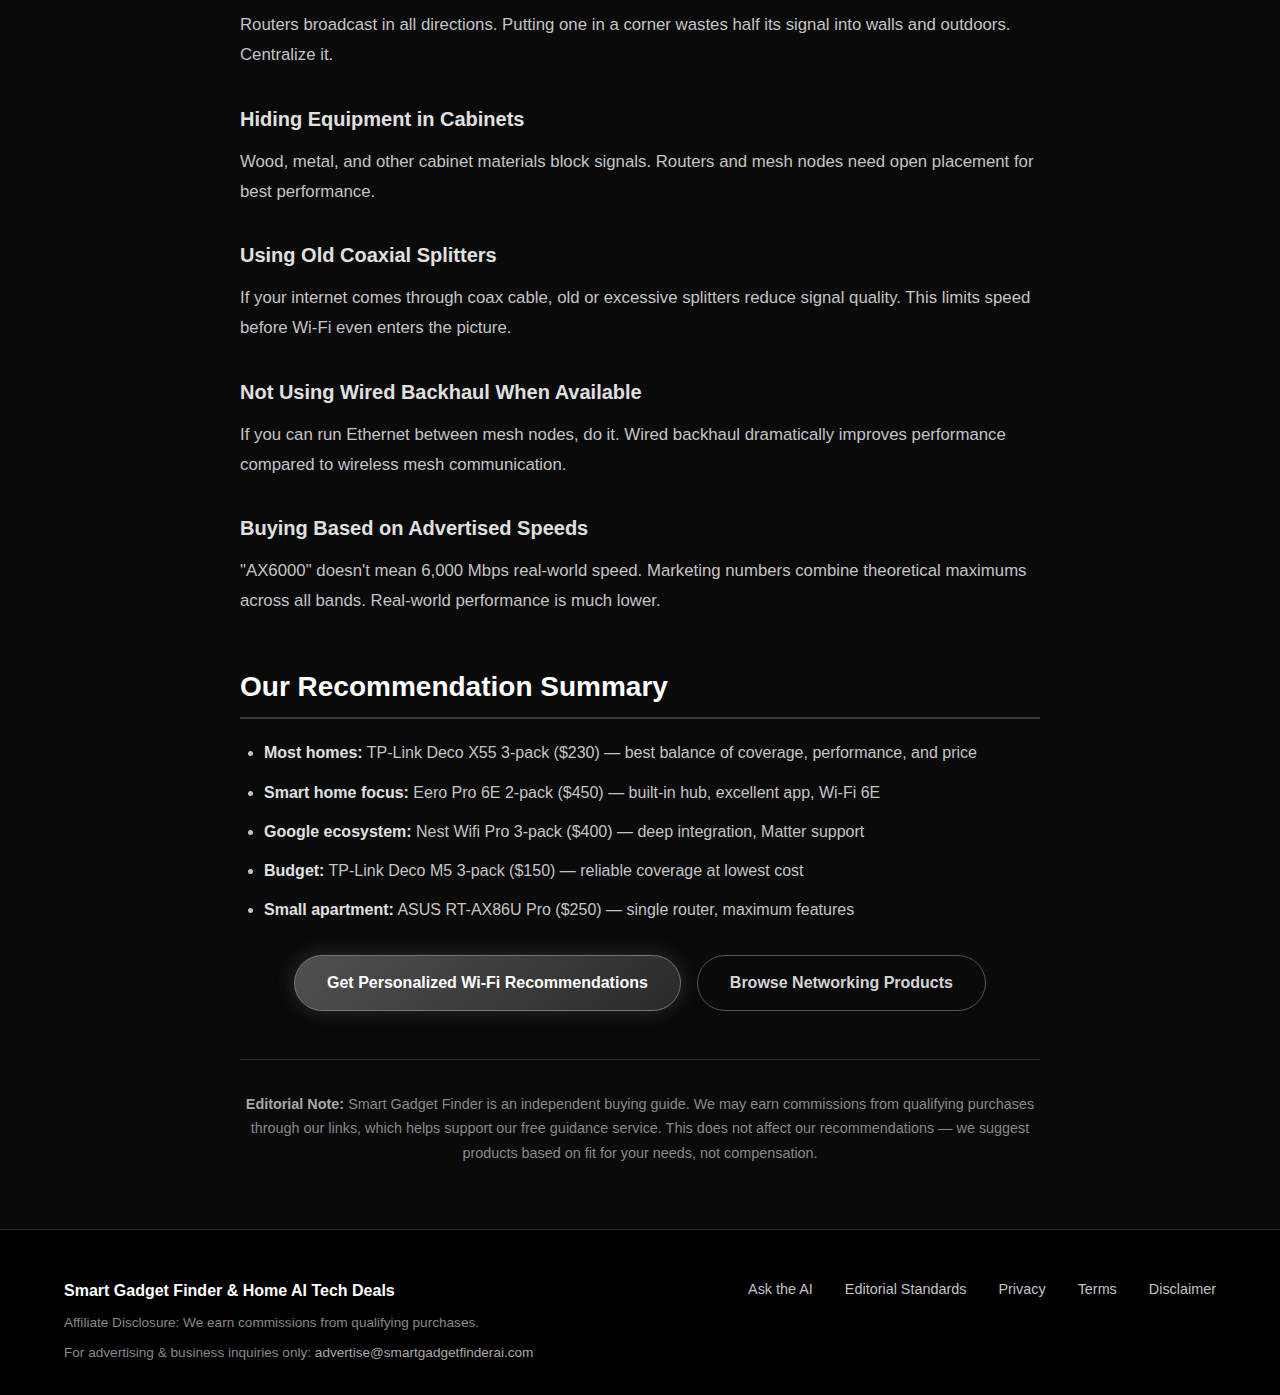
<file: guides/best-home-wifi-solutions-compared.html>
<!DOCTYPE html>
<html lang="en">
<head>
  <meta charset="UTF-8" />
  <meta name="viewport" content="width=device-width, initial-scale=1.0" />
  <title>Best Home Wi-Fi Solutions Compared 2025 | Mesh, Routers &amp; More</title>
  <meta name="description" content="Compare mesh Wi-Fi systems, traditional routers, and range extenders. Find the right home networking solution for your space, speed needs, and budget." />
  <link rel="stylesheet" href="../styles.css" />
  <link rel="canonical" href="https://smartgadgetfinderai.com/guides/best-home-wifi-solutions-compared" />
  <link rel="icon" href="../favicon.svg" type="image/svg+xml" />
</head>
<body>
  <header class="site-header" id="siteHeader">
    <div class="container header-inner">
      <div class="logo">
        <a href="../index.html" style="text-decoration: none; color: inherit;">
          <span class="logo-main">Smart Gadget Finder</span>
          <span class="logo-sub">&amp; Home AI Tech Deals</span>
        </a>
      </div>
      <a class="nav-cta" href="../chat.html">Ask the AI</a>
      <nav class="main-nav">
        <a href="../index.html" class="nav-link">Home</a>
        <a href="../index.html#categories" class="nav-link">Categories</a>
        <a href="../index.html#about" class="nav-link">About</a>
        <a href="../index.html#faq" class="nav-link">FAQ</a>
      </nav>
    </div>
  </header>

  <!-- Affiliate Disclosure Banner -->
  <div class="affiliate-disclosure-banner">
    <div class="container">
      <p><strong>Affiliate Disclosure:</strong> Smart Gadget Finder earns commissions from qualifying purchases made through links on this site. Our recommendations are based on your needs — not on compensation. <a href="../disclaimer.html">Learn more</a></p>
    </div>
  </div>

  <main>
    <article class="guide-article">
      <div class="container">
        <header class="guide-header">
          <div class="guide-meta">
            <span class="guide-category">Comparison Guide</span>
            <span class="guide-date">Last updated: January 2025</span>
          </div>
          <h1>Best Home Wi-Fi Solutions Compared</h1>
          <p class="guide-subtitle">Mesh systems vs. traditional routers vs. range extenders — which approach actually fixes your coverage problems without wasting money.</p>
          <p class="guide-author">By the Smart Gadget Finder Editorial Team</p>
        </header>

        <div class="guide-content">
          <section class="guide-section">
            <h2>Why Wi-Fi Coverage Is Still a Problem in 2025</h2>
            <p>
              Despite advances in wireless technology, dead zones remain the most common home networking complaint. The culprits are usually the same: single routers trying to cover multi-story homes, walls made of signal-blocking materials, and the explosion of connected devices competing for bandwidth.
            </p>
            <p>
              The good news is that solutions have improved dramatically. Wi-Fi 6 and 6E offer faster speeds and better handling of multiple devices. Mesh systems have matured into genuinely simple plug-and-play products. But choosing between options still requires understanding what actually matters for your situation.
            </p>
            <p>
              This guide compares three main approaches to whole-home Wi-Fi: mesh systems, traditional routers, and range extenders. We'll help you understand which makes sense for your home size, internet speed, and budget.
            </p>
          </section>

          <section class="guide-section">
            <h2>Quick Comparison: Mesh vs. Router vs. Extender</h2>

            <div class="guide-comparison-table">
              <h3>Mesh Wi-Fi Systems</h3>
              <p><strong>Best for:</strong> Homes over 1,500 sq ft, multi-story layouts, or anywhere a single router leaves dead zones.</p>
              <ul>
                <li><strong>Pros:</strong> Seamless roaming (devices switch access points automatically), easy setup, consistent coverage, single network name</li>
                <li><strong>Cons:</strong> Higher upfront cost ($200-600), can be overkill for small spaces</li>
                <li><strong>Coverage:</strong> 3,000-7,500+ sq ft depending on number of units</li>
              </ul>

              <h3>Traditional Routers</h3>
              <p><strong>Best for:</strong> Apartments and smaller homes under 1,500 sq ft where a single device can cover everything.</p>
              <ul>
                <li><strong>Pros:</strong> Lower cost ($100-250), maximum performance from single point, more control for power users</li>
                <li><strong>Cons:</strong> Limited range, complex setup for advanced features, no seamless roaming</li>
                <li><strong>Coverage:</strong> 1,000-2,500 sq ft depending on model and walls</li>
              </ul>

              <h3>Range Extenders</h3>
              <p><strong>Best for:</strong> Extending coverage to one specific room without replacing existing equipment.</p>
              <ul>
                <li><strong>Pros:</strong> Cheapest option ($30-80), keeps existing router, minimal setup</li>
                <li><strong>Cons:</strong> Creates separate network, cuts speed in half, no seamless handoff, often just masks the problem</li>
                <li><strong>Coverage:</strong> Adds 500-1,500 sq ft</li>
              </ul>
            </div>

            <div class="guide-tip">
              <strong>Our recommendation:</strong> For most homes in 2025, mesh Wi-Fi is the right answer. The price gap between mesh and traditional routers has shrunk significantly, and mesh systems eliminate the headaches of range extenders. Only consider a single router if you live in a small apartment, or an extender if you need a quick fix for one problem room.
            </div>
          </section>

          <section class="guide-section">
            <h2>Understanding Wi-Fi Standards: What Actually Matters</h2>

            <h3>Wi-Fi 5 (802.11ac)</h3>
            <p>
              Still functional but aging. Maximum speeds around 1.3 Gbps theoretical. If you're buying new equipment, there's no reason to choose Wi-Fi 5 — price differences with Wi-Fi 6 are minimal.
            </p>

            <h3>Wi-Fi 6 (802.11ax)</h3>
            <p>
              The current sweet spot. Better at handling multiple devices simultaneously, improved battery life for connected devices, faster speeds in congested environments. Most devices sold today support Wi-Fi 6.
            </p>

            <h3>Wi-Fi 6E</h3>
            <p>
              Adds the 6 GHz band, providing more channels with less interference. The catch: most devices don't support 6E yet, and the 6 GHz signal has shorter range. Worth considering if you have many new devices and need maximum performance for activities like VR streaming or 4K video editing.
            </p>

            <h3>Wi-Fi 7</h3>
            <p>
              Just arriving in 2025 with even faster speeds and lower latency. Currently expensive and overkill for most users. Wait unless you're building for 5+ years out.
            </p>

            <div class="guide-tip">
              <strong>Practical advice:</strong> Wi-Fi 6 is the right choice for most buyers today. It's mature, well-priced, and widely supported. Wi-Fi 6E makes sense if you have gigabit internet and many newer devices. Skip Wi-Fi 7 for now — it'll be better and cheaper in a year.
            </div>
          </section>

          <section class="guide-section">
            <h2>Top Mesh Wi-Fi Systems Compared</h2>

            <h3>Best Overall: TP-Link Deco X55 (3-Pack)</h3>
            <p><strong>Price:</strong> ~$230 | <strong>Coverage:</strong> 6,500 sq ft | <strong>Speed:</strong> AX3000 (Wi-Fi 6)</p>
            <p>
              The Deco X55 hits the sweet spot of price, performance, and reliability. Setup takes about 10 minutes via the Deco app. Coverage is excellent for most homes, and it handles 150+ devices without breaking a sweat. Lacks the advanced features of premium systems but delivers where it counts.
            </p>
            <ul>
              <li><strong>Strengths:</strong> Excellent value, simple setup, strong coverage</li>
              <li><strong>Weaknesses:</strong> No dedicated backhaul band, limited parental controls without subscription</li>
              <li><strong>Best for:</strong> Budget-conscious families in medium to large homes</li>
            </ul>

            <h3>Premium Pick: Eero Pro 6E (2-Pack)</h3>
            <p><strong>Price:</strong> ~$450 | <strong>Coverage:</strong> 4,000 sq ft | <strong>Speed:</strong> AX5400 (Wi-Fi 6E)</p>
            <p>
              Amazon's premium mesh offering includes Wi-Fi 6E support and a built-in Zigbee/Thread smart home hub. The eero app is among the easiest to use, and Eero+ subscription adds excellent security features. The 6 GHz band helps in congested areas with many networks.
            </p>
            <ul>
              <li><strong>Strengths:</strong> Wi-Fi 6E, built-in smart home hub, excellent app, great support</li>
              <li><strong>Weaknesses:</strong> Expensive, some features locked behind subscription</li>
              <li><strong>Best for:</strong> Smart home enthusiasts who want one hub for everything</li>
            </ul>

            <h3>Best for Google Users: Google Nest Wifi Pro (3-Pack)</h3>
            <p><strong>Price:</strong> ~$400 | <strong>Coverage:</strong> 6,600 sq ft | <strong>Speed:</strong> AX5400 (Wi-Fi 6E)</p>
            <p>
              Deep integration with Google Home makes this ideal if you're in the Google ecosystem. Each unit has a Thread border router for Matter smart home devices. Voice control via Google Assistant works well for network management.
            </p>
            <ul>
              <li><strong>Strengths:</strong> Google Home integration, Matter/Thread support, clean design</li>
              <li><strong>Weaknesses:</strong> Limited advanced settings, no wired backhaul option</li>
              <li><strong>Best for:</strong> Google Home users and Pixel/Android households</li>
            </ul>

            <h3>Budget Champion: TP-Link Deco M5 (3-Pack)</h3>
            <p><strong>Price:</strong> ~$150 | <strong>Coverage:</strong> 5,500 sq ft | <strong>Speed:</strong> AC1300 (Wi-Fi 5)</p>
            <p>
              If your internet speed is under 300 Mbps and you just need reliable coverage, the Deco M5 delivers without paying for Wi-Fi 6 you might not fully use. Still a capable system with good app support.
            </p>
            <ul>
              <li><strong>Strengths:</strong> Lowest cost mesh option, reliable, adequate for most internet plans</li>
              <li><strong>Weaknesses:</strong> Wi-Fi 5 only, lower maximum throughput</li>
              <li><strong>Best for:</strong> Budget buyers with moderate internet speeds</li>
            </ul>

            <h3>Power User Choice: ASUS ZenWiFi Pro XT12 (2-Pack)</h3>
            <p><strong>Price:</strong> ~$500 | <strong>Coverage:</strong> 5,500 sq ft | <strong>Speed:</strong> AX11000 (Wi-Fi 6)</p>
            <p>
              For those who want maximum configurability along with mesh convenience. ASUS provides advanced features like AiProtection security, comprehensive QoS, and VPN support — without requiring a networking degree.
            </p>
            <ul>
              <li><strong>Strengths:</strong> Tri-band with dedicated backhaul, advanced features, excellent speeds</li>
              <li><strong>Weaknesses:</strong> Larger units, complex interface for some users</li>
              <li><strong>Best for:</strong> Tech enthusiasts who want mesh simplicity with advanced control</li>
            </ul>
          </section>

          <section class="guide-section">
            <h2>When a Traditional Router Makes Sense</h2>
            <p>
              Don't write off traditional routers entirely. They're still the better choice in specific situations:
            </p>

            <h3>Small Apartments (Under 1,200 sq ft)</h3>
            <p>
              A single well-positioned router handles most apartments fine. You're paying extra for mesh nodes you don't need.
            </p>

            <h3>Open Floor Plans</h3>
            <p>
              If your home has few walls and the router can be centrally located, one powerful router may cover everything.
            </p>

            <h3>Maximum Performance in One Location</h3>
            <p>
              Gamers or professionals who need the absolute fastest speeds at their desk may prefer a high-end router positioned near their setup, rather than distributed mesh coverage.
            </p>

            <h3>Recommended Traditional Routers</h3>
            <ul>
              <li><strong>Best overall:</strong> ASUS RT-AX86U Pro (~$250) — Wi-Fi 6, gaming features, great range</li>
              <li><strong>Budget pick:</strong> TP-Link Archer AX55 (~$120) — Wi-Fi 6, solid performance, simple setup</li>
              <li><strong>Power user:</strong> Netgear Nighthawk RAXE500 (~$400) — Wi-Fi 6E, extreme performance</li>
            </ul>
          </section>

          <section class="guide-section">
            <h2>How to Choose Based on Your Home</h2>

            <h3>Under 1,500 sq ft, One Floor</h3>
            <p>
              A single Wi-Fi 6 router will likely suffice. Place it centrally and test coverage before buying more equipment.
            </p>

            <h3>1,500-3,000 sq ft or Two Floors</h3>
            <p>
              Mesh Wi-Fi is almost always the right choice. A 2-pack system should cover this range. Place one unit on each floor, connected by wireless or Ethernet backhaul if possible.
            </p>

            <h3>Over 3,000 sq ft or Three+ Floors</h3>
            <p>
              Go with a 3-pack mesh system. Consider wired backhaul (Ethernet between units) for maximum reliability if you can run cables.
            </p>

            <h3>Thick Walls (Brick, Concrete, Plaster)</h3>
            <p>
              Dense wall materials cut Wi-Fi range significantly. Add an extra mesh node or place units closer together. Wired backhaul helps tremendously here.
            </p>

            <h3>Many Smart Home Devices (30+)</h3>
            <p>
              Look for Wi-Fi 6 or newer systems designed for many simultaneous connections. The TP-Link Deco X55 and Eero Pro 6E handle large device counts well.
            </p>

            <div class="guide-tip">
              <strong>Pro tip:</strong> Your internet speed should match your equipment. If you pay for 500 Mbps, a Wi-Fi 5 router might bottleneck you. If you have 100 Mbps, an expensive Wi-Fi 6E system won't make your internet faster — just more reliable throughout your home.
            </div>
          </section>

          <section class="guide-section">
            <h2>Common Wi-Fi Mistakes to Avoid</h2>

            <h3>Placing the Router in a Corner</h3>
            <p>
              Routers broadcast in all directions. Putting one in a corner wastes half its signal into walls and outdoors. Centralize it.
            </p>

            <h3>Hiding Equipment in Cabinets</h3>
            <p>
              Wood, metal, and other cabinet materials block signals. Routers and mesh nodes need open placement for best performance.
            </p>

            <h3>Using Old Coaxial Splitters</h3>
            <p>
              If your internet comes through coax cable, old or excessive splitters reduce signal quality. This limits speed before Wi-Fi even enters the picture.
            </p>

            <h3>Not Using Wired Backhaul When Available</h3>
            <p>
              If you can run Ethernet between mesh nodes, do it. Wired backhaul dramatically improves performance compared to wireless mesh communication.
            </p>

            <h3>Buying Based on Advertised Speeds</h3>
            <p>
              "AX6000" doesn't mean 6,000 Mbps real-world speed. Marketing numbers combine theoretical maximums across all bands. Real-world performance is much lower.
            </p>
          </section>

          <section class="guide-section">
            <h2>Our Recommendation Summary</h2>

            <ul>
              <li><strong>Most homes:</strong> TP-Link Deco X55 3-pack ($230) — best balance of coverage, performance, and price</li>
              <li><strong>Smart home focus:</strong> Eero Pro 6E 2-pack ($450) — built-in hub, excellent app, Wi-Fi 6E</li>
              <li><strong>Google ecosystem:</strong> Nest Wifi Pro 3-pack ($400) — deep integration, Matter support</li>
              <li><strong>Budget:</strong> TP-Link Deco M5 3-pack ($150) — reliable coverage at lowest cost</li>
              <li><strong>Small apartment:</strong> ASUS RT-AX86U Pro ($250) — single router, maximum features</li>
            </ul>

            <div class="guide-cta">
              <a href="../chat.html" class="btn btn-primary">Get Personalized Wi-Fi Recommendations</a>
              <a href="../index.html#categories" class="btn btn-ghost">Browse Networking Products</a>
            </div>
          </section>
        </div>

        <footer class="guide-footer">
          <p class="guide-disclaimer">
            <strong>Editorial Note:</strong> Smart Gadget Finder is an independent buying guide. We may earn commissions from qualifying purchases through our links, which helps support our free guidance service. This does not affect our recommendations — we suggest products based on fit for your needs, not compensation.
          </p>
        </footer>
      </div>
    </article>
  </main>

  <footer class="site-footer">
    <div class="container footer-inner">
      <div>
        <strong>Smart Gadget Finder &amp; Home AI Tech Deals</strong>
        <p class="footer-meta">
          Affiliate Disclosure: We earn commissions from qualifying purchases.
        </p>
        <p class="footer-meta">
          For advertising &amp; business inquiries only:
          <a href="mailto:advertise@smartgadgetfinderai.com">advertise@smartgadgetfinderai.com</a>
        </p>
      </div>
      <div class="footer-links">
        <a href="../chat.html">Ask the AI</a>
        <a href="../editorial.html">Editorial Standards</a>
        <a href="../privacy.html">Privacy</a>
        <a href="../terms.html">Terms</a>
        <a href="../disclaimer.html">Disclaimer</a>
      </div>
    </div>
  </footer>

  <script>
    const header = document.getElementById('siteHeader');
    window.addEventListener('scroll', () => {
      if (window.scrollY > 10) {
        header.classList.add('site-header--scrolled');
      } else {
        header.classList.remove('site-header--scrolled');
      }
    });
  </script>
</body>
</html>
</file>
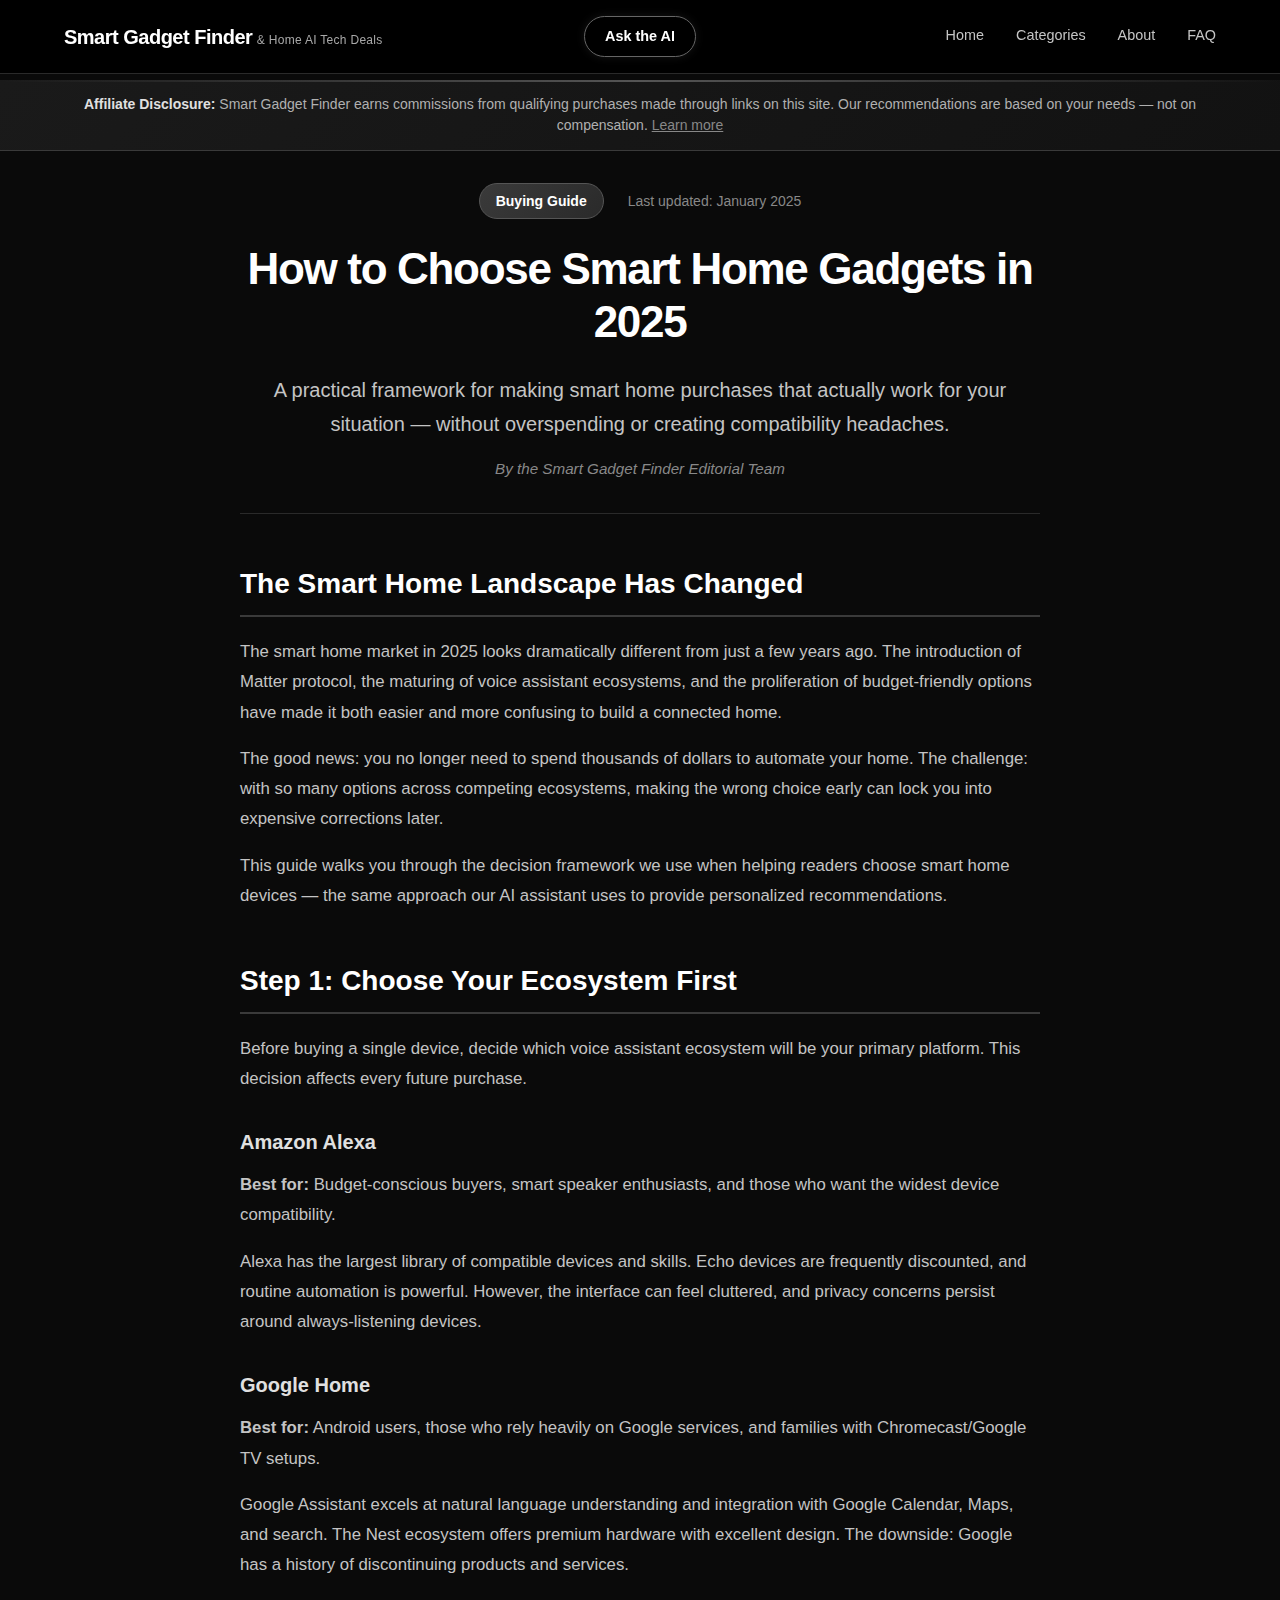
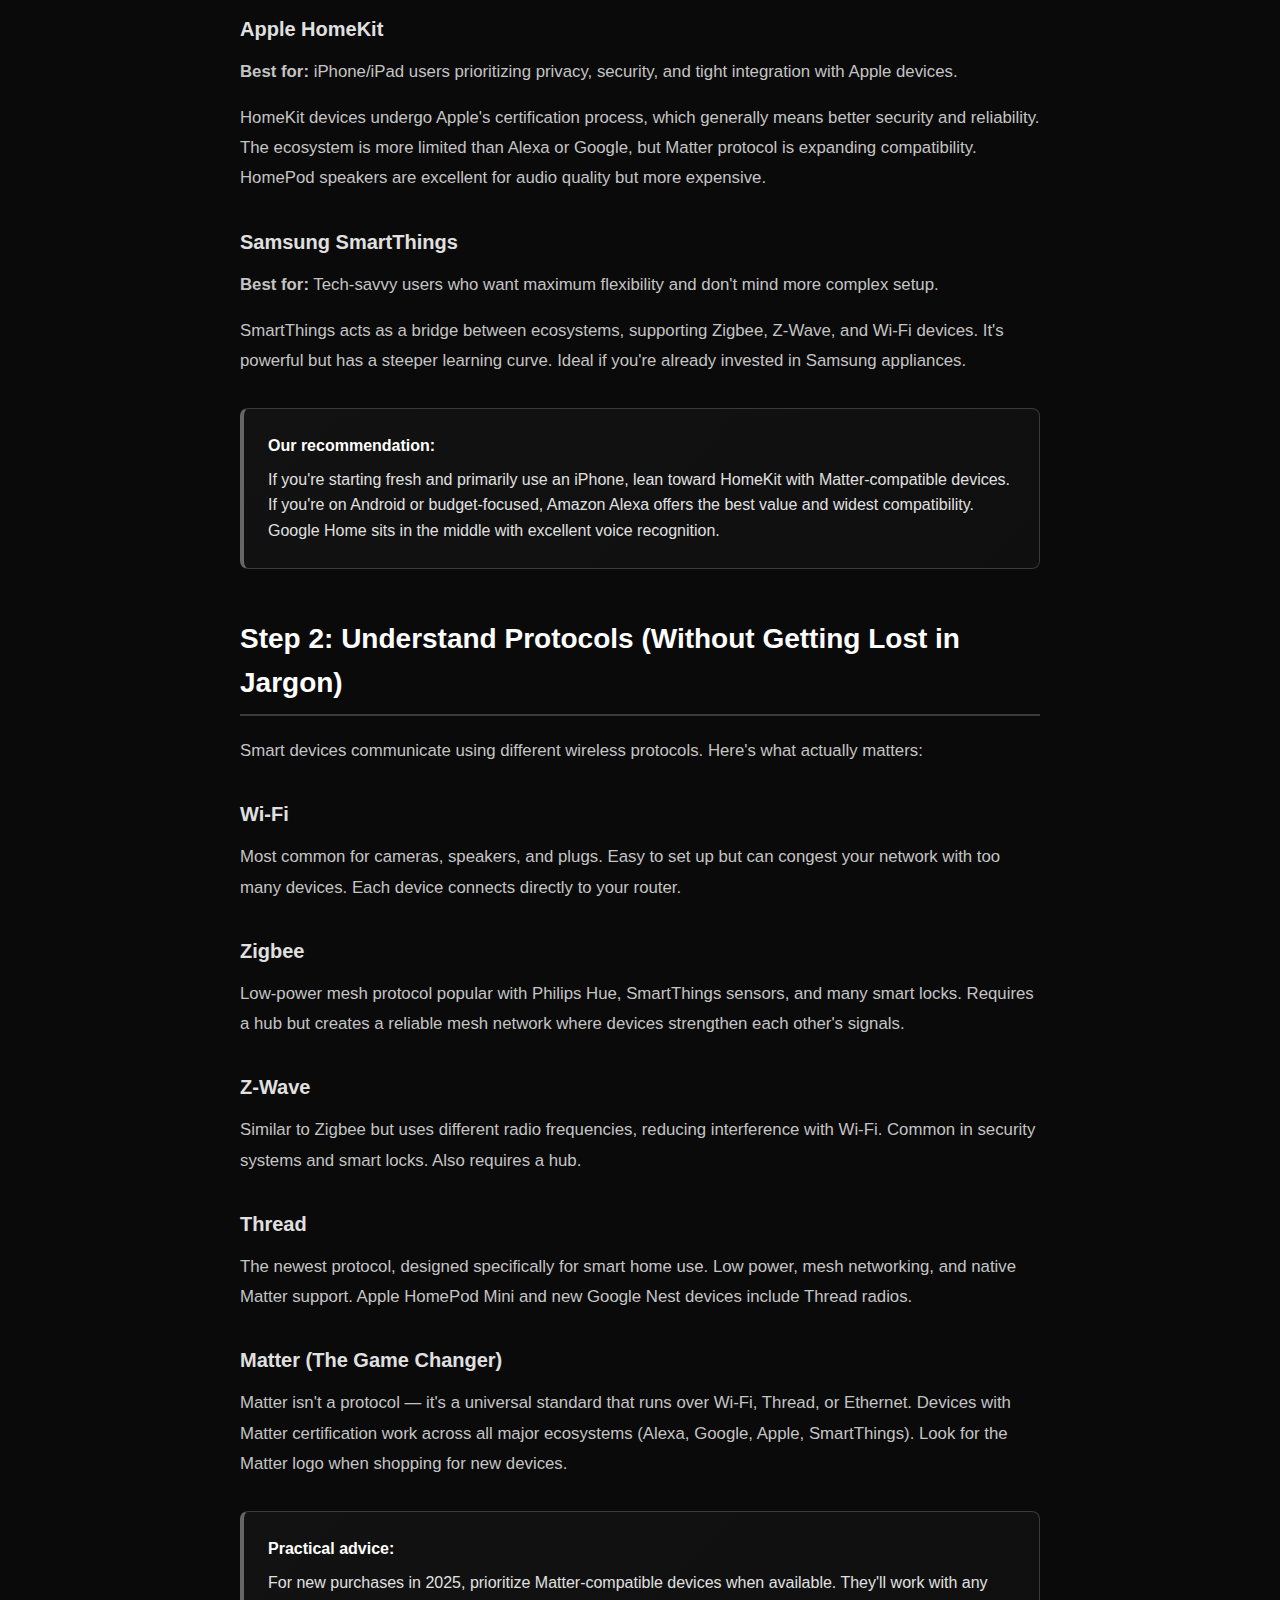
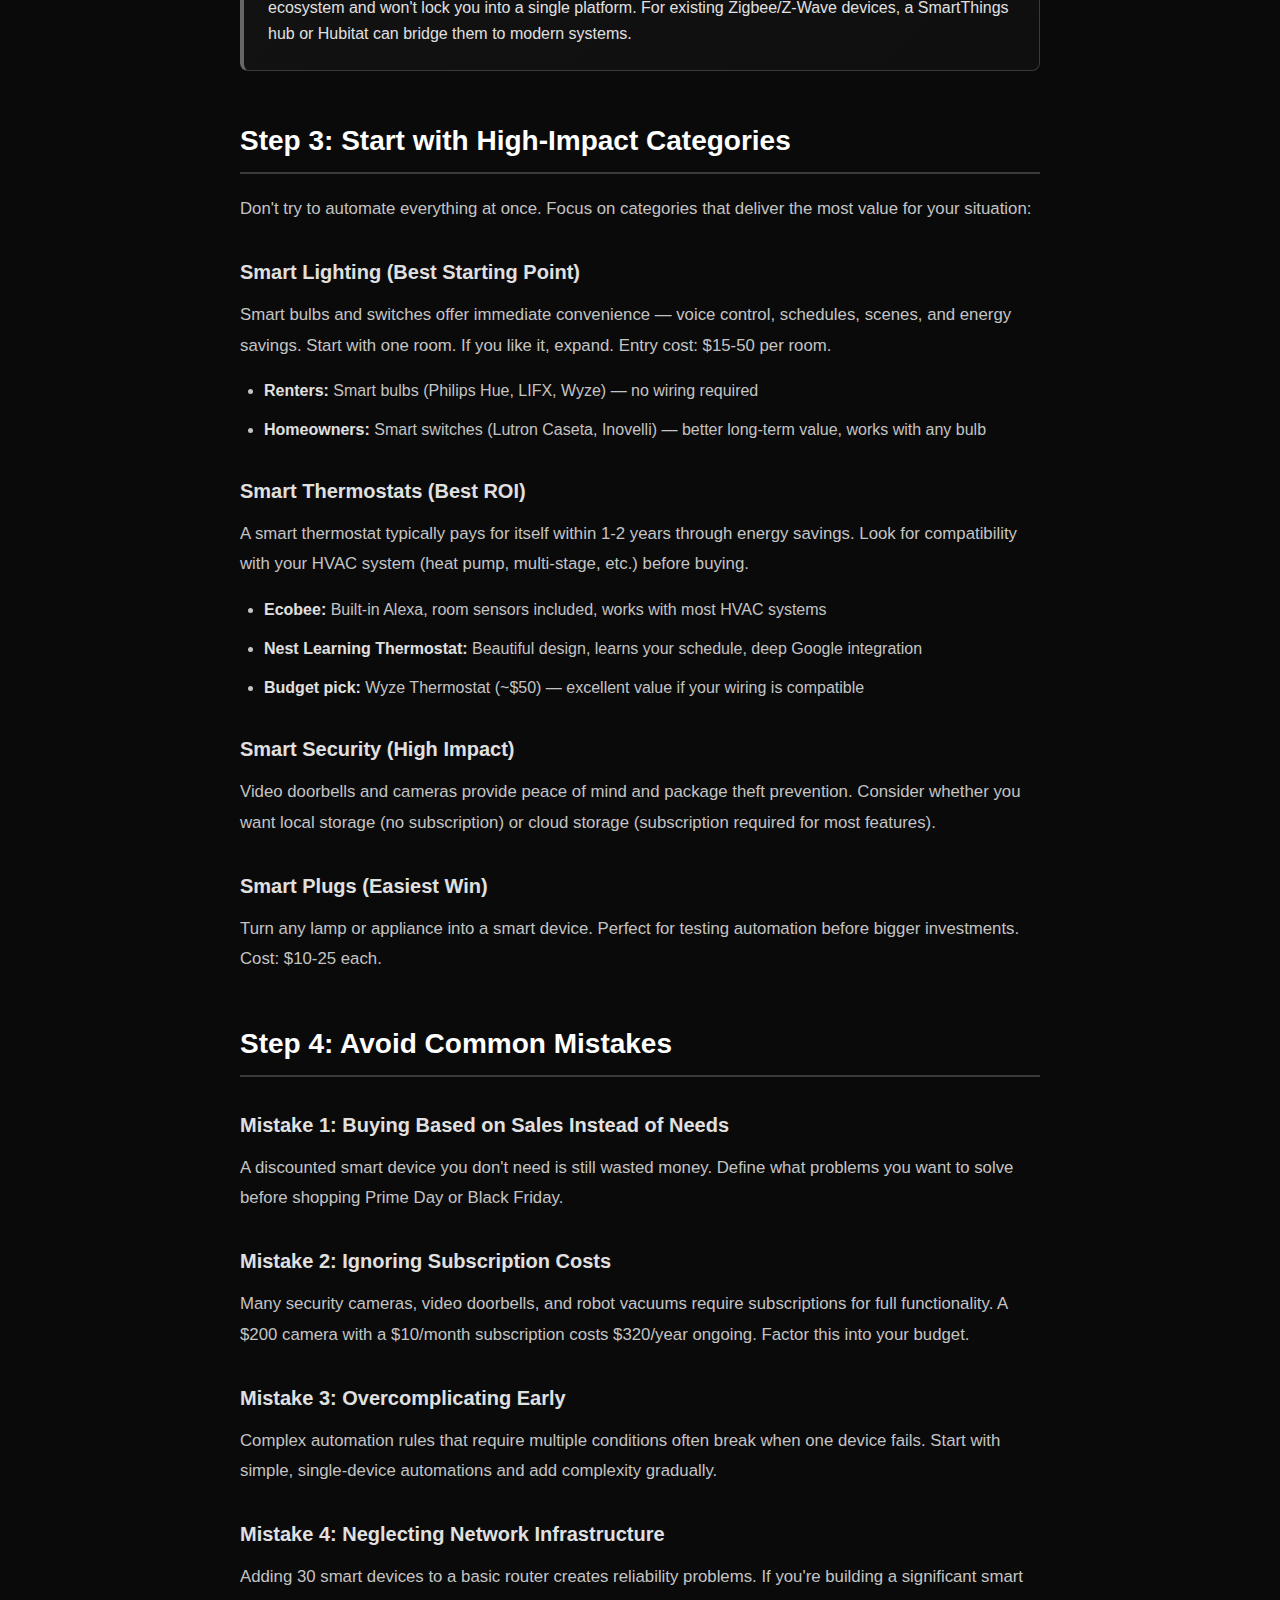
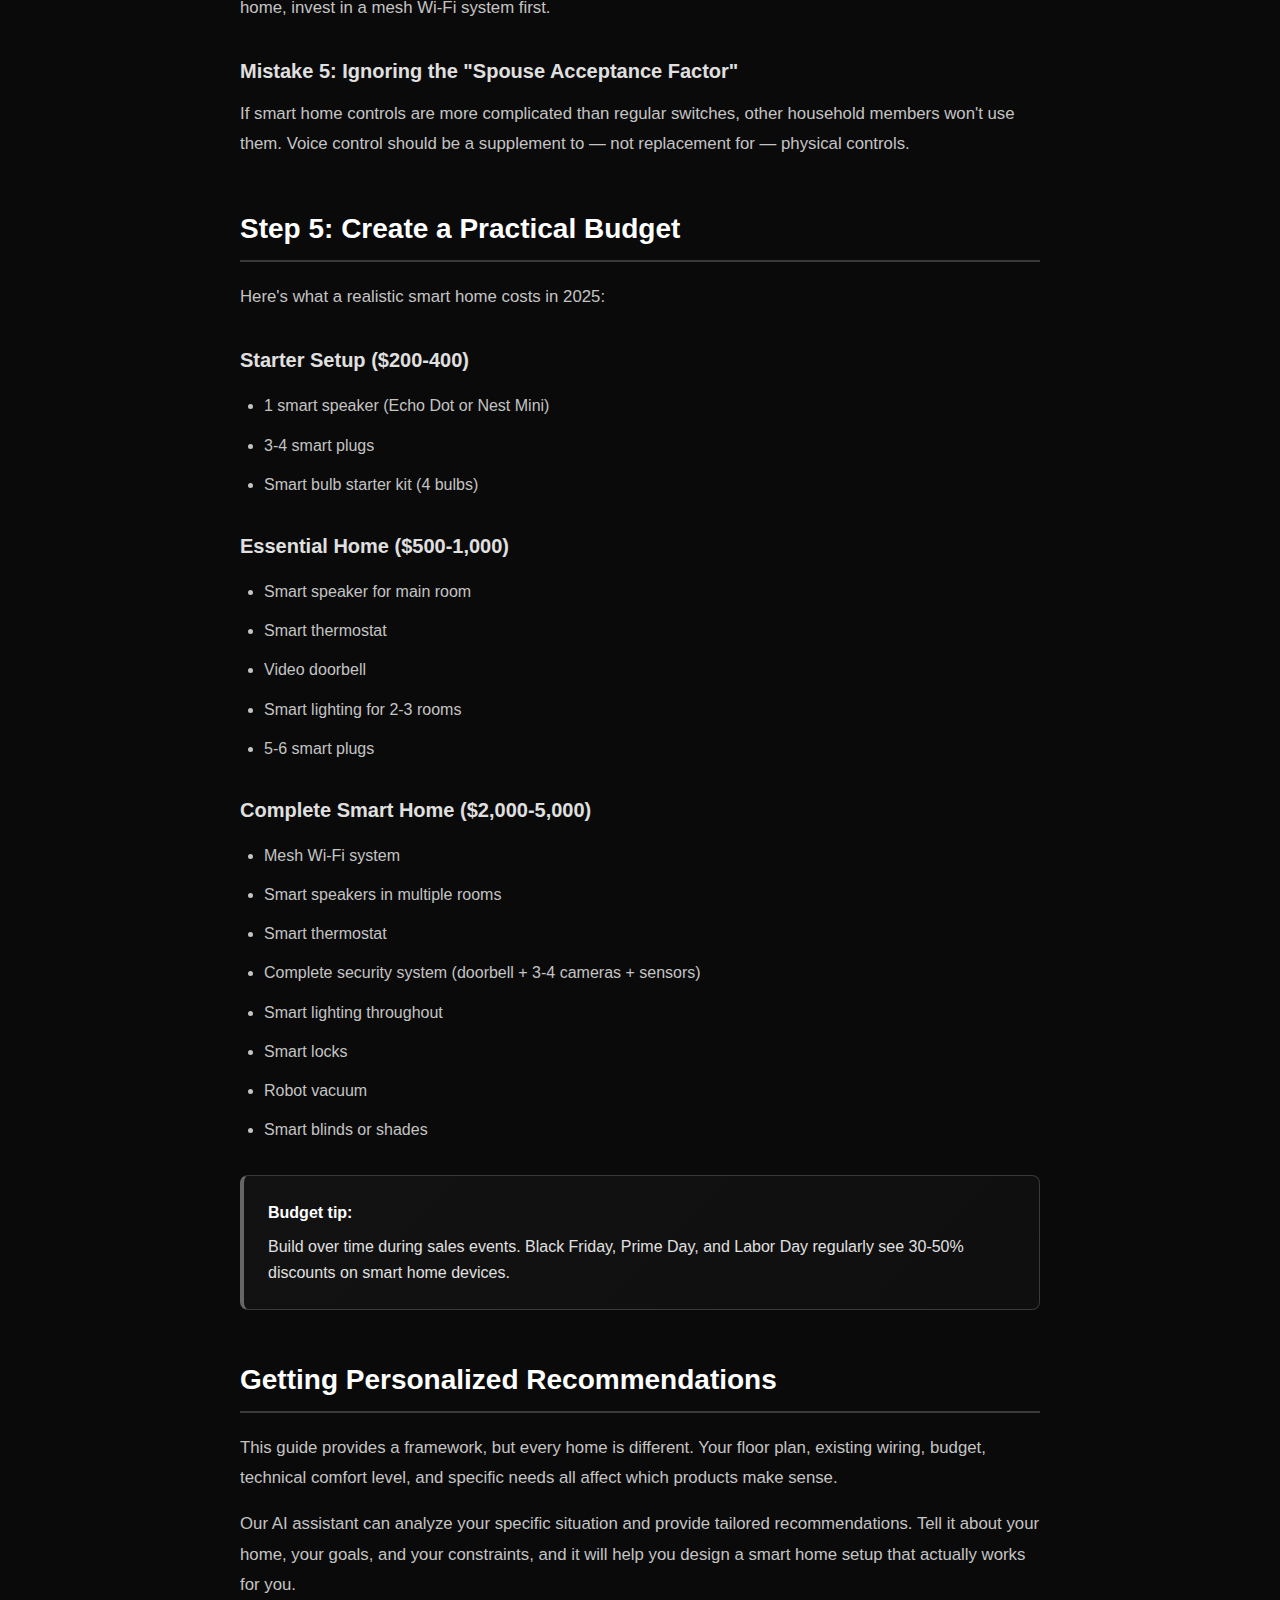
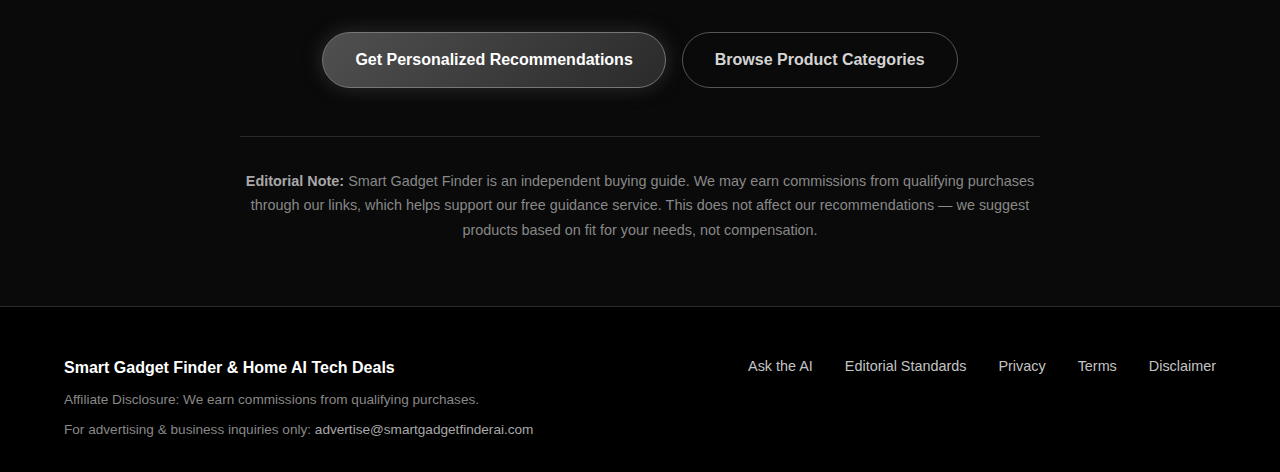
<file: guides/how-to-choose-smart-home-gadgets-2025.html>
<!DOCTYPE html>
<html lang="en">
<head>
  <meta charset="UTF-8" />
  <meta name="viewport" content="width=device-width, initial-scale=1.0" />
  <title>How to Choose Smart Home Gadgets in 2025 | Smart Gadget Finder</title>
  <meta name="description" content="A comprehensive guide to choosing the right smart home gadgets in 2025. Learn about ecosystems, protocols, compatibility, and how to avoid common buying mistakes." />
  <link rel="stylesheet" href="../styles.css" />
  <link rel="canonical" href="https://smartgadgetfinderai.com/guides/how-to-choose-smart-home-gadgets-2025" />
  <link rel="icon" href="../favicon.svg" type="image/svg+xml" />
</head>
<body>
  <header class="site-header" id="siteHeader">
    <div class="container header-inner">
      <div class="logo">
        <a href="../index.html" style="text-decoration: none; color: inherit;">
          <span class="logo-main">Smart Gadget Finder</span>
          <span class="logo-sub">&amp; Home AI Tech Deals</span>
        </a>
      </div>
      <a class="nav-cta" href="../chat.html">Ask the AI</a>
      <nav class="main-nav">
        <a href="../index.html" class="nav-link">Home</a>
        <a href="../index.html#categories" class="nav-link">Categories</a>
        <a href="../index.html#about" class="nav-link">About</a>
        <a href="../index.html#faq" class="nav-link">FAQ</a>
      </nav>
    </div>
  </header>

  <!-- Affiliate Disclosure Banner -->
  <div class="affiliate-disclosure-banner">
    <div class="container">
      <p><strong>Affiliate Disclosure:</strong> Smart Gadget Finder earns commissions from qualifying purchases made through links on this site. Our recommendations are based on your needs — not on compensation. <a href="../disclaimer.html">Learn more</a></p>
    </div>
  </div>

  <main>
    <article class="guide-article">
      <div class="container">
        <header class="guide-header">
          <div class="guide-meta">
            <span class="guide-category">Buying Guide</span>
            <span class="guide-date">Last updated: January 2025</span>
          </div>
          <h1>How to Choose Smart Home Gadgets in 2025</h1>
          <p class="guide-subtitle">A practical framework for making smart home purchases that actually work for your situation — without overspending or creating compatibility headaches.</p>
          <p class="guide-author">By the Smart Gadget Finder Editorial Team</p>
        </header>

        <div class="guide-content">
          <section class="guide-section">
            <h2>The Smart Home Landscape Has Changed</h2>
            <p>
              The smart home market in 2025 looks dramatically different from just a few years ago. The introduction of Matter protocol, the maturing of voice assistant ecosystems, and the proliferation of budget-friendly options have made it both easier and more confusing to build a connected home.
            </p>
            <p>
              The good news: you no longer need to spend thousands of dollars to automate your home. The challenge: with so many options across competing ecosystems, making the wrong choice early can lock you into expensive corrections later.
            </p>
            <p>
              This guide walks you through the decision framework we use when helping readers choose smart home devices — the same approach our AI assistant uses to provide personalized recommendations.
            </p>
          </section>

          <section class="guide-section">
            <h2>Step 1: Choose Your Ecosystem First</h2>
            <p>
              Before buying a single device, decide which voice assistant ecosystem will be your primary platform. This decision affects every future purchase.
            </p>

            <h3>Amazon Alexa</h3>
            <p>
              <strong>Best for:</strong> Budget-conscious buyers, smart speaker enthusiasts, and those who want the widest device compatibility.
            </p>
            <p>
              Alexa has the largest library of compatible devices and skills. Echo devices are frequently discounted, and routine automation is powerful. However, the interface can feel cluttered, and privacy concerns persist around always-listening devices.
            </p>

            <h3>Google Home</h3>
            <p>
              <strong>Best for:</strong> Android users, those who rely heavily on Google services, and families with Chromecast/Google TV setups.
            </p>
            <p>
              Google Assistant excels at natural language understanding and integration with Google Calendar, Maps, and search. The Nest ecosystem offers premium hardware with excellent design. The downside: Google has a history of discontinuing products and services.
            </p>

            <h3>Apple HomeKit</h3>
            <p>
              <strong>Best for:</strong> iPhone/iPad users prioritizing privacy, security, and tight integration with Apple devices.
            </p>
            <p>
              HomeKit devices undergo Apple's certification process, which generally means better security and reliability. The ecosystem is more limited than Alexa or Google, but Matter protocol is expanding compatibility. HomePod speakers are excellent for audio quality but more expensive.
            </p>

            <h3>Samsung SmartThings</h3>
            <p>
              <strong>Best for:</strong> Tech-savvy users who want maximum flexibility and don't mind more complex setup.
            </p>
            <p>
              SmartThings acts as a bridge between ecosystems, supporting Zigbee, Z-Wave, and Wi-Fi devices. It's powerful but has a steeper learning curve. Ideal if you're already invested in Samsung appliances.
            </p>

            <div class="guide-tip">
              <strong>Our recommendation:</strong> If you're starting fresh and primarily use an iPhone, lean toward HomeKit with Matter-compatible devices. If you're on Android or budget-focused, Amazon Alexa offers the best value and widest compatibility. Google Home sits in the middle with excellent voice recognition.
            </div>
          </section>

          <section class="guide-section">
            <h2>Step 2: Understand Protocols (Without Getting Lost in Jargon)</h2>
            <p>
              Smart devices communicate using different wireless protocols. Here's what actually matters:
            </p>

            <h3>Wi-Fi</h3>
            <p>
              Most common for cameras, speakers, and plugs. Easy to set up but can congest your network with too many devices. Each device connects directly to your router.
            </p>

            <h3>Zigbee</h3>
            <p>
              Low-power mesh protocol popular with Philips Hue, SmartThings sensors, and many smart locks. Requires a hub but creates a reliable mesh network where devices strengthen each other's signals.
            </p>

            <h3>Z-Wave</h3>
            <p>
              Similar to Zigbee but uses different radio frequencies, reducing interference with Wi-Fi. Common in security systems and smart locks. Also requires a hub.
            </p>

            <h3>Thread</h3>
            <p>
              The newest protocol, designed specifically for smart home use. Low power, mesh networking, and native Matter support. Apple HomePod Mini and new Google Nest devices include Thread radios.
            </p>

            <h3>Matter (The Game Changer)</h3>
            <p>
              Matter isn't a protocol — it's a universal standard that runs over Wi-Fi, Thread, or Ethernet. Devices with Matter certification work across all major ecosystems (Alexa, Google, Apple, SmartThings). Look for the Matter logo when shopping for new devices.
            </p>

            <div class="guide-tip">
              <strong>Practical advice:</strong> For new purchases in 2025, prioritize Matter-compatible devices when available. They'll work with any ecosystem and won't lock you into a single platform. For existing Zigbee/Z-Wave devices, a SmartThings hub or Hubitat can bridge them to modern systems.
            </div>
          </section>

          <section class="guide-section">
            <h2>Step 3: Start with High-Impact Categories</h2>
            <p>
              Don't try to automate everything at once. Focus on categories that deliver the most value for your situation:
            </p>

            <h3>Smart Lighting (Best Starting Point)</h3>
            <p>
              Smart bulbs and switches offer immediate convenience — voice control, schedules, scenes, and energy savings. Start with one room. If you like it, expand. Entry cost: $15-50 per room.
            </p>
            <ul>
              <li><strong>Renters:</strong> Smart bulbs (Philips Hue, LIFX, Wyze) — no wiring required</li>
              <li><strong>Homeowners:</strong> Smart switches (Lutron Caseta, Inovelli) — better long-term value, works with any bulb</li>
            </ul>

            <h3>Smart Thermostats (Best ROI)</h3>
            <p>
              A smart thermostat typically pays for itself within 1-2 years through energy savings. Look for compatibility with your HVAC system (heat pump, multi-stage, etc.) before buying.
            </p>
            <ul>
              <li><strong>Ecobee:</strong> Built-in Alexa, room sensors included, works with most HVAC systems</li>
              <li><strong>Nest Learning Thermostat:</strong> Beautiful design, learns your schedule, deep Google integration</li>
              <li><strong>Budget pick:</strong> Wyze Thermostat (~$50) — excellent value if your wiring is compatible</li>
            </ul>

            <h3>Smart Security (High Impact)</h3>
            <p>
              Video doorbells and cameras provide peace of mind and package theft prevention. Consider whether you want local storage (no subscription) or cloud storage (subscription required for most features).
            </p>

            <h3>Smart Plugs (Easiest Win)</h3>
            <p>
              Turn any lamp or appliance into a smart device. Perfect for testing automation before bigger investments. Cost: $10-25 each.
            </p>
          </section>

          <section class="guide-section">
            <h2>Step 4: Avoid Common Mistakes</h2>

            <h3>Mistake 1: Buying Based on Sales Instead of Needs</h3>
            <p>
              A discounted smart device you don't need is still wasted money. Define what problems you want to solve before shopping Prime Day or Black Friday.
            </p>

            <h3>Mistake 2: Ignoring Subscription Costs</h3>
            <p>
              Many security cameras, video doorbells, and robot vacuums require subscriptions for full functionality. A $200 camera with a $10/month subscription costs $320/year ongoing. Factor this into your budget.
            </p>

            <h3>Mistake 3: Overcomplicating Early</h3>
            <p>
              Complex automation rules that require multiple conditions often break when one device fails. Start with simple, single-device automations and add complexity gradually.
            </p>

            <h3>Mistake 4: Neglecting Network Infrastructure</h3>
            <p>
              Adding 30 smart devices to a basic router creates reliability problems. If you're building a significant smart home, invest in a mesh Wi-Fi system first.
            </p>

            <h3>Mistake 5: Ignoring the "Spouse Acceptance Factor"</h3>
            <p>
              If smart home controls are more complicated than regular switches, other household members won't use them. Voice control should be a supplement to — not replacement for — physical controls.
            </p>
          </section>

          <section class="guide-section">
            <h2>Step 5: Create a Practical Budget</h2>
            <p>
              Here's what a realistic smart home costs in 2025:
            </p>

            <h3>Starter Setup ($200-400)</h3>
            <ul>
              <li>1 smart speaker (Echo Dot or Nest Mini)</li>
              <li>3-4 smart plugs</li>
              <li>Smart bulb starter kit (4 bulbs)</li>
            </ul>

            <h3>Essential Home ($500-1,000)</h3>
            <ul>
              <li>Smart speaker for main room</li>
              <li>Smart thermostat</li>
              <li>Video doorbell</li>
              <li>Smart lighting for 2-3 rooms</li>
              <li>5-6 smart plugs</li>
            </ul>

            <h3>Complete Smart Home ($2,000-5,000)</h3>
            <ul>
              <li>Mesh Wi-Fi system</li>
              <li>Smart speakers in multiple rooms</li>
              <li>Smart thermostat</li>
              <li>Complete security system (doorbell + 3-4 cameras + sensors)</li>
              <li>Smart lighting throughout</li>
              <li>Smart locks</li>
              <li>Robot vacuum</li>
              <li>Smart blinds or shades</li>
            </ul>

            <div class="guide-tip">
              <strong>Budget tip:</strong> Build over time during sales events. Black Friday, Prime Day, and Labor Day regularly see 30-50% discounts on smart home devices.
            </div>
          </section>

          <section class="guide-section">
            <h2>Getting Personalized Recommendations</h2>
            <p>
              This guide provides a framework, but every home is different. Your floor plan, existing wiring, budget, technical comfort level, and specific needs all affect which products make sense.
            </p>
            <p>
              Our AI assistant can analyze your specific situation and provide tailored recommendations. Tell it about your home, your goals, and your constraints, and it will help you design a smart home setup that actually works for you.
            </p>
            <div class="guide-cta">
              <a href="../chat.html" class="btn btn-primary">Get Personalized Recommendations</a>
              <a href="../index.html#categories" class="btn btn-ghost">Browse Product Categories</a>
            </div>
          </section>
        </div>

        <footer class="guide-footer">
          <p class="guide-disclaimer">
            <strong>Editorial Note:</strong> Smart Gadget Finder is an independent buying guide. We may earn commissions from qualifying purchases through our links, which helps support our free guidance service. This does not affect our recommendations — we suggest products based on fit for your needs, not compensation.
          </p>
        </footer>
      </div>
    </article>
  </main>

  <footer class="site-footer">
    <div class="container footer-inner">
      <div>
        <strong>Smart Gadget Finder &amp; Home AI Tech Deals</strong>
        <p class="footer-meta">
          Affiliate Disclosure: We earn commissions from qualifying purchases.
        </p>
        <p class="footer-meta">
          For advertising &amp; business inquiries only:
          <a href="mailto:advertise@smartgadgetfinderai.com">advertise@smartgadgetfinderai.com</a>
        </p>
      </div>
      <div class="footer-links">
        <a href="../chat.html">Ask the AI</a>
        <a href="../editorial.html">Editorial Standards</a>
        <a href="../privacy.html">Privacy</a>
        <a href="../terms.html">Terms</a>
        <a href="../disclaimer.html">Disclaimer</a>
      </div>
    </div>
  </footer>

  <script>
    const header = document.getElementById('siteHeader');
    window.addEventListener('scroll', () => {
      if (window.scrollY > 10) {
        header.classList.add('site-header--scrolled');
      } else {
        header.classList.remove('site-header--scrolled');
      }
    });
  </script>
</body>
</html>
</file>
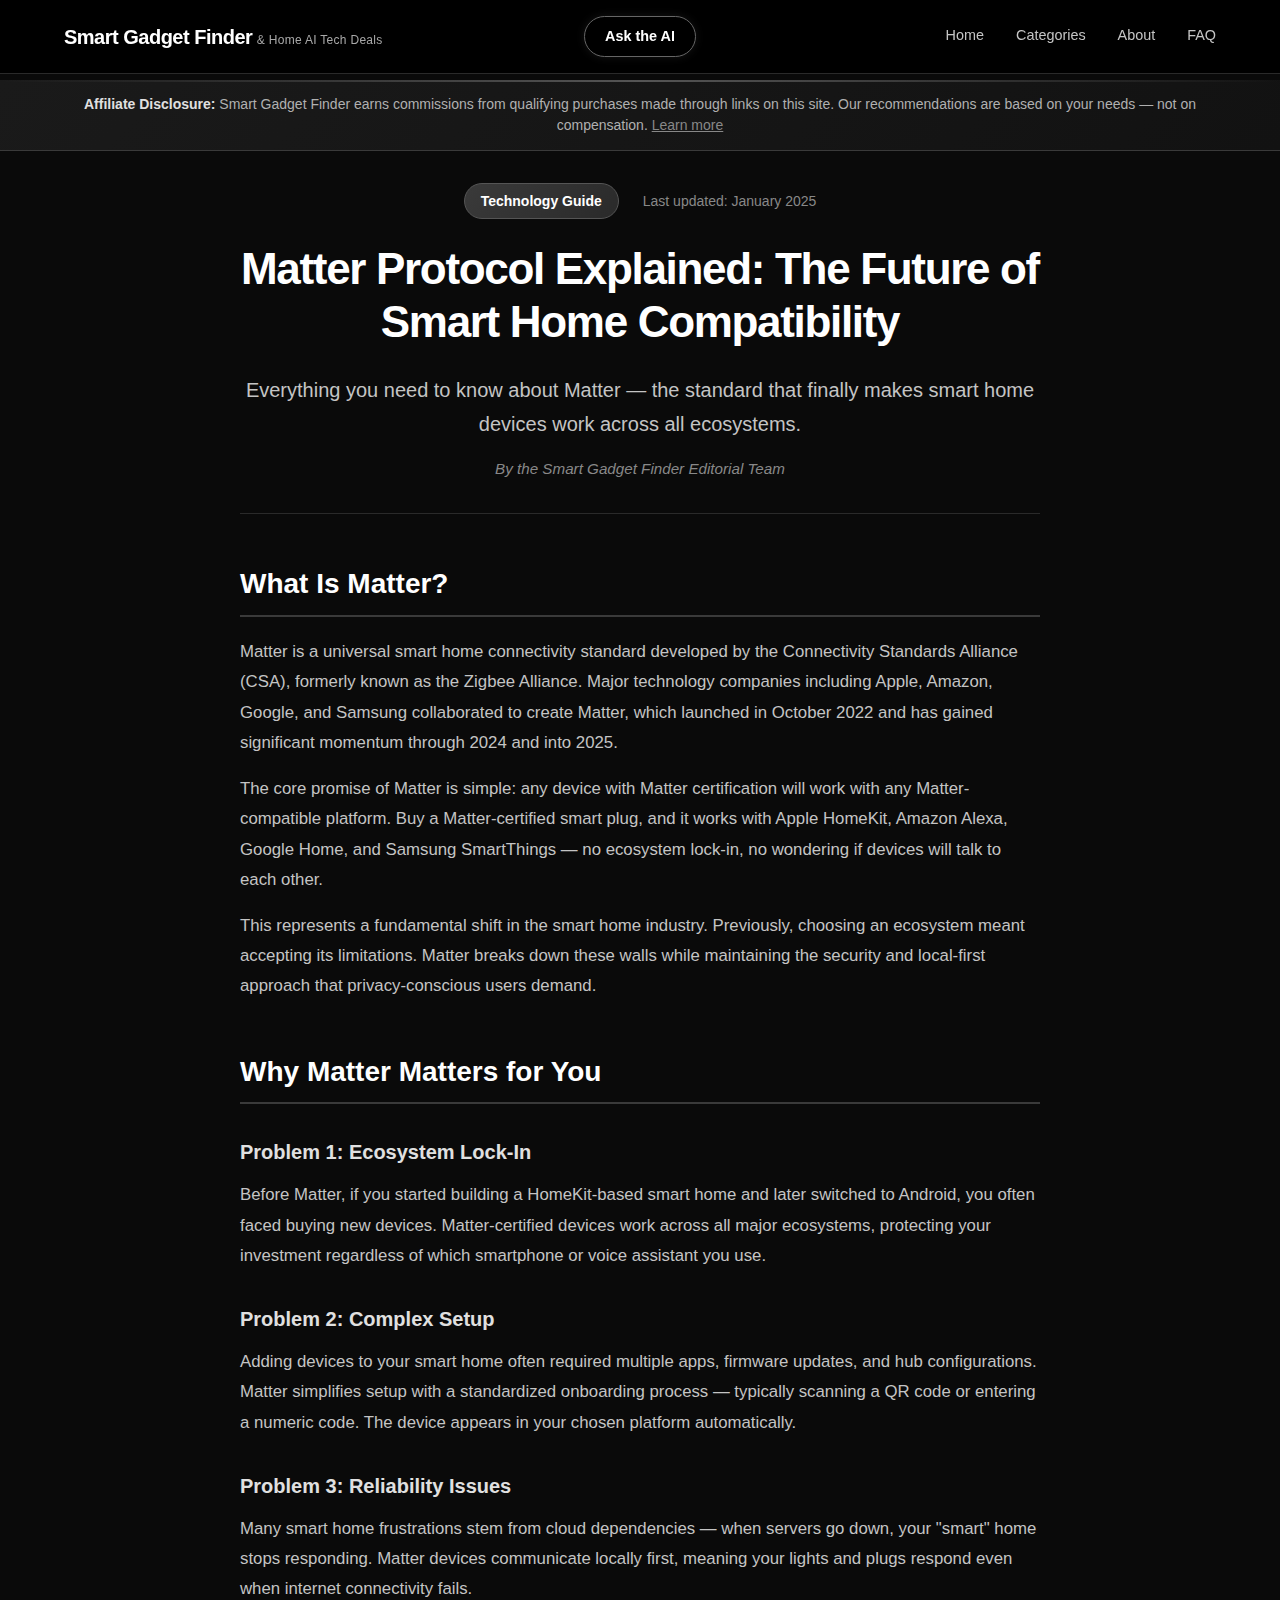
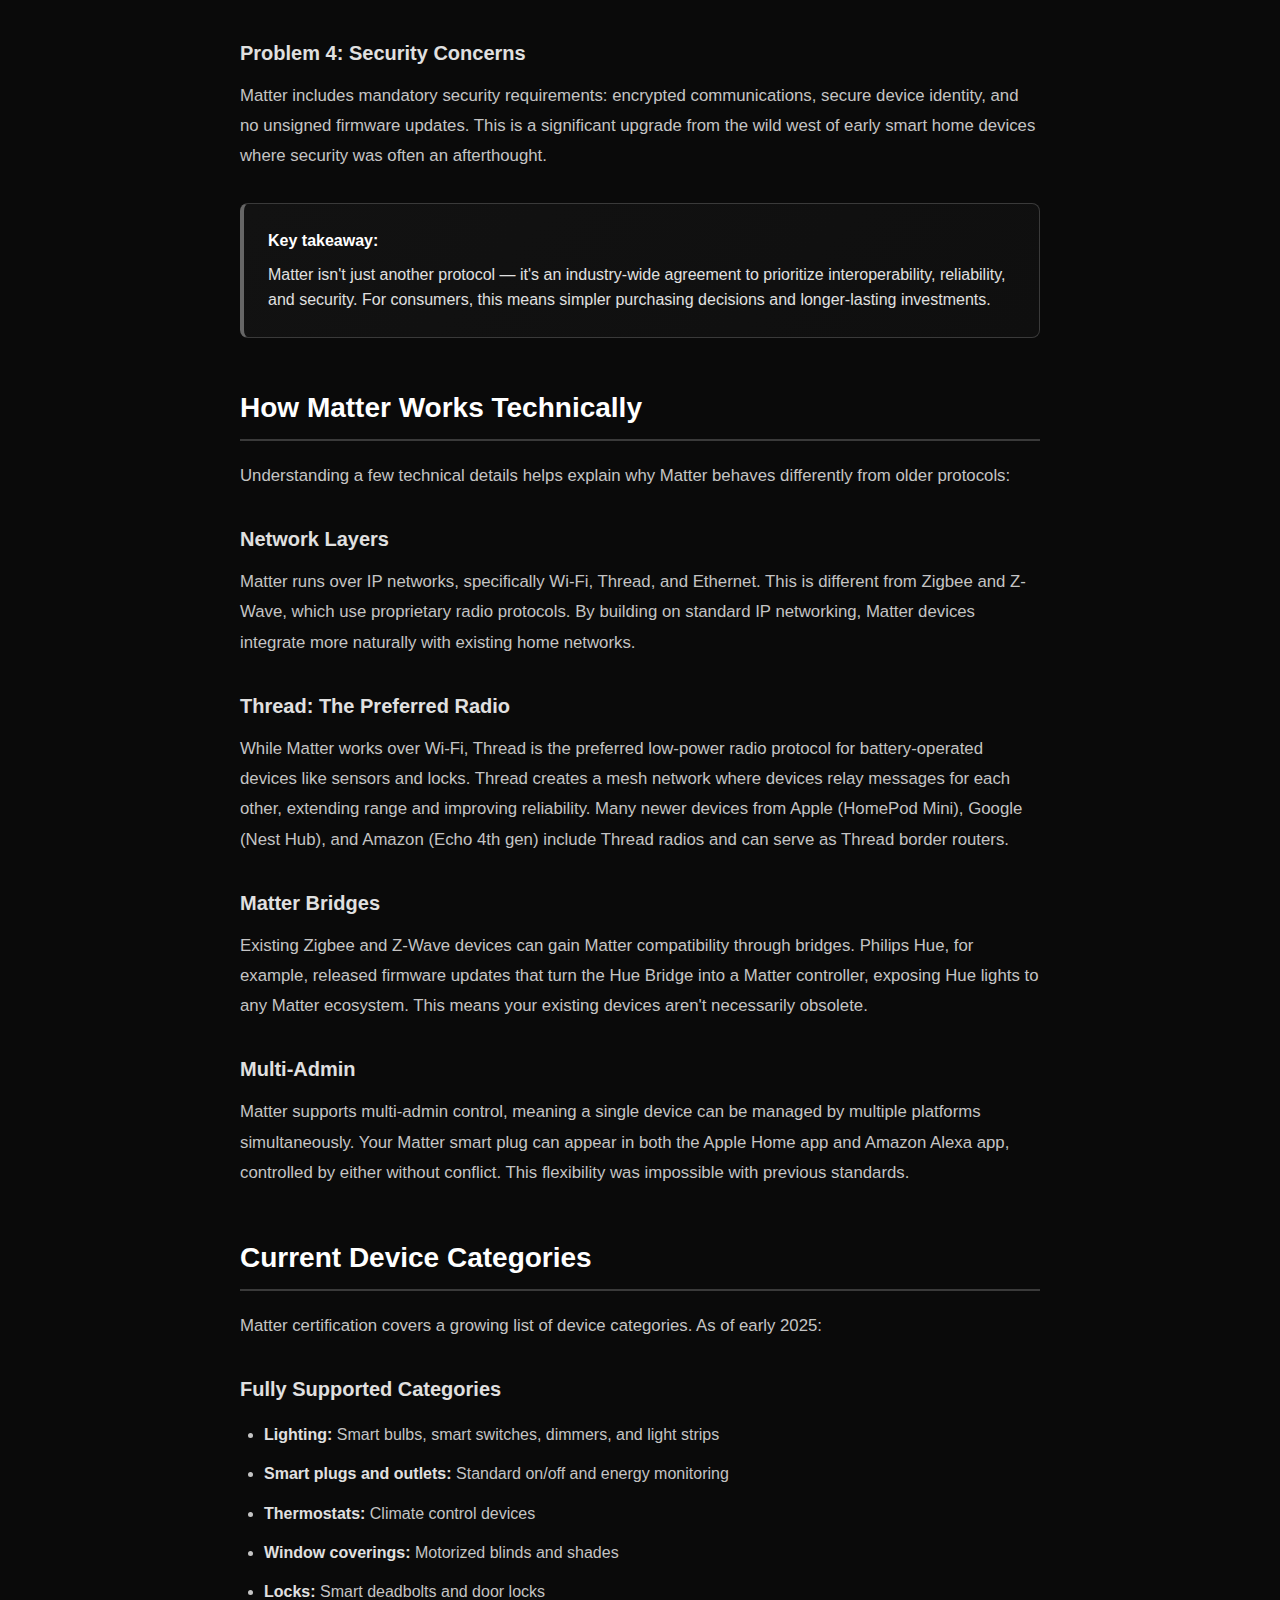
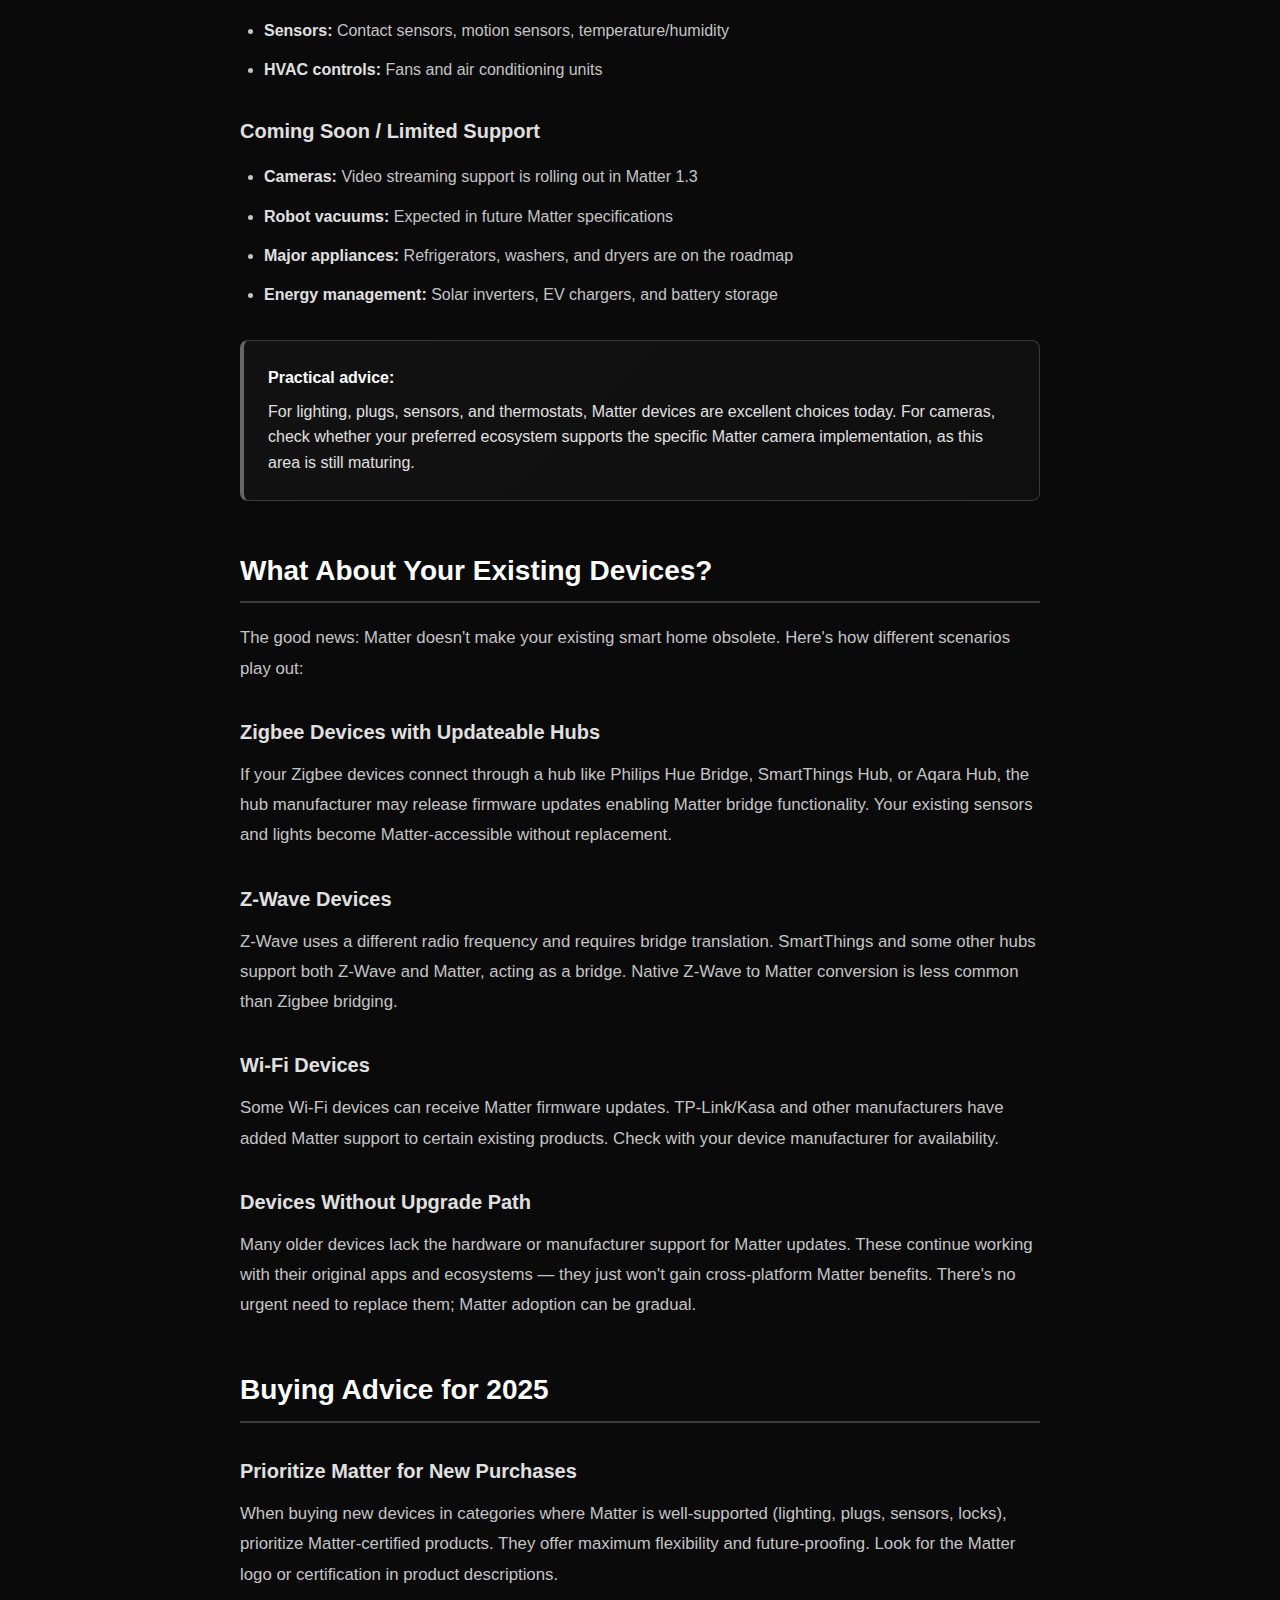
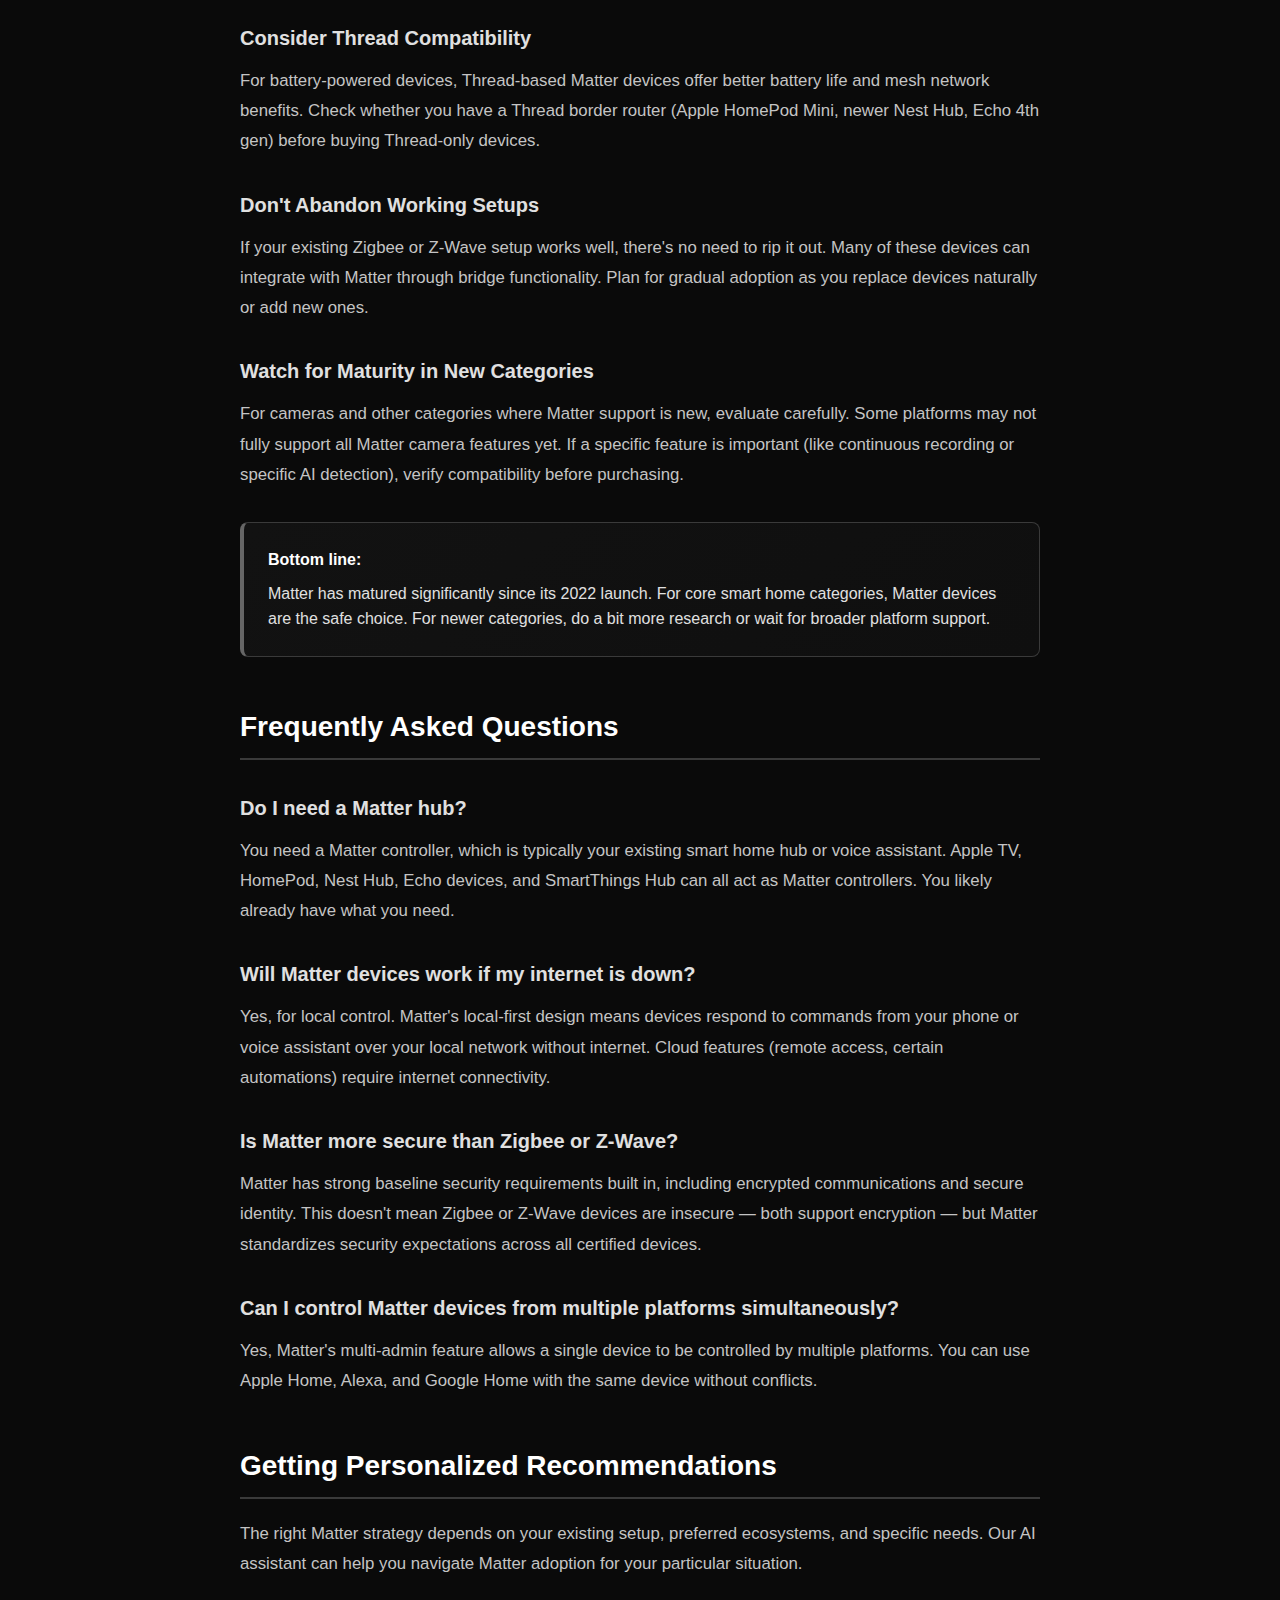
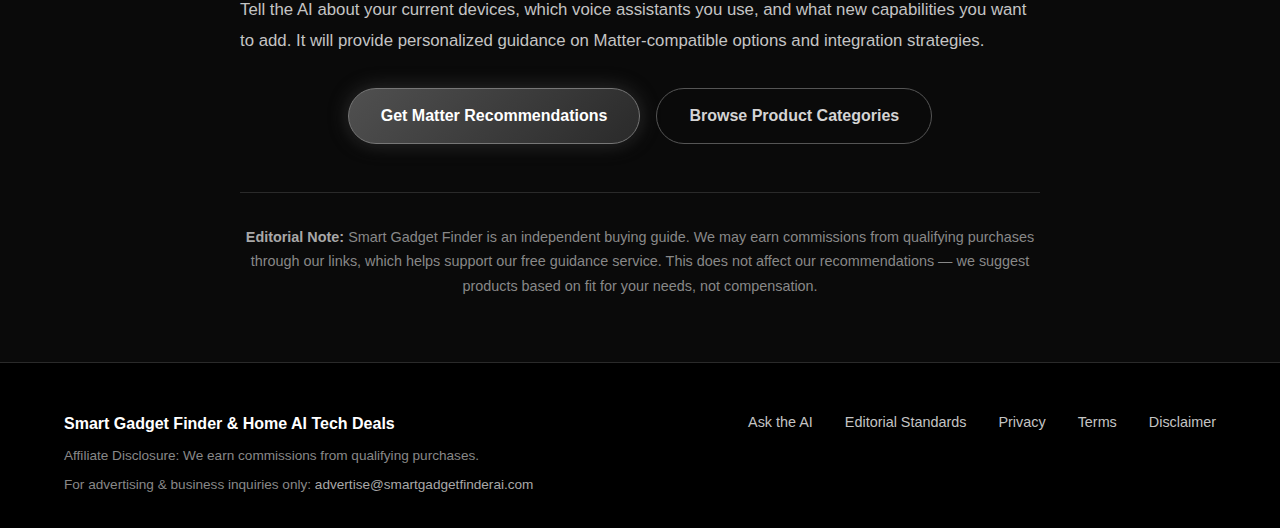
<file: guides/matter-protocol-explained.html>
<!DOCTYPE html>
<html lang="en">
<head>
  <meta charset="UTF-8" />
  <meta name="viewport" content="width=device-width, initial-scale=1.0" />
  <title>Matter Protocol Explained: The Future of Smart Home Compatibility | Smart Gadget Finder</title>
  <meta name="description" content="Understand Matter protocol, the new smart home standard that promises cross-platform compatibility. Learn what it means for your existing devices and future purchases." />
  <link rel="stylesheet" href="../styles.css" />
  <link rel="canonical" href="https://smartgadgetfinderai.com/guides/matter-protocol-explained" />
  <link rel="icon" href="../favicon.svg" type="image/svg+xml" />
</head>
<body>
  <header class="site-header" id="siteHeader">
    <div class="container header-inner">
      <div class="logo">
        <a href="../index.html" style="text-decoration: none; color: inherit;">
          <span class="logo-main">Smart Gadget Finder</span>
          <span class="logo-sub">&amp; Home AI Tech Deals</span>
        </a>
      </div>
      <a class="nav-cta" href="../chat.html">Ask the AI</a>
      <nav class="main-nav">
        <a href="../index.html" class="nav-link">Home</a>
        <a href="../index.html#categories" class="nav-link">Categories</a>
        <a href="../index.html#about" class="nav-link">About</a>
        <a href="../index.html#faq" class="nav-link">FAQ</a>
      </nav>
    </div>
  </header>

  <!-- Affiliate Disclosure Banner -->
  <div class="affiliate-disclosure-banner">
    <div class="container">
      <p><strong>Affiliate Disclosure:</strong> Smart Gadget Finder earns commissions from qualifying purchases made through links on this site. Our recommendations are based on your needs — not on compensation. <a href="../disclaimer.html">Learn more</a></p>
    </div>
  </div>

  <main>
    <article class="guide-article">
      <div class="container">
        <header class="guide-header">
          <div class="guide-meta">
            <span class="guide-category">Technology Guide</span>
            <span class="guide-date">Last updated: January 2025</span>
          </div>
          <h1>Matter Protocol Explained: The Future of Smart Home Compatibility</h1>
          <p class="guide-subtitle">Everything you need to know about Matter — the standard that finally makes smart home devices work across all ecosystems.</p>
          <p class="guide-author">By the Smart Gadget Finder Editorial Team</p>
        </header>

        <div class="guide-content">
          <section class="guide-section">
            <h2>What Is Matter?</h2>
            <p>
              Matter is a universal smart home connectivity standard developed by the Connectivity Standards Alliance (CSA), formerly known as the Zigbee Alliance. Major technology companies including Apple, Amazon, Google, and Samsung collaborated to create Matter, which launched in October 2022 and has gained significant momentum through 2024 and into 2025.
            </p>
            <p>
              The core promise of Matter is simple: any device with Matter certification will work with any Matter-compatible platform. Buy a Matter-certified smart plug, and it works with Apple HomeKit, Amazon Alexa, Google Home, and Samsung SmartThings — no ecosystem lock-in, no wondering if devices will talk to each other.
            </p>
            <p>
              This represents a fundamental shift in the smart home industry. Previously, choosing an ecosystem meant accepting its limitations. Matter breaks down these walls while maintaining the security and local-first approach that privacy-conscious users demand.
            </p>
          </section>

          <section class="guide-section">
            <h2>Why Matter Matters for You</h2>

            <h3>Problem 1: Ecosystem Lock-In</h3>
            <p>
              Before Matter, if you started building a HomeKit-based smart home and later switched to Android, you often faced buying new devices. Matter-certified devices work across all major ecosystems, protecting your investment regardless of which smartphone or voice assistant you use.
            </p>

            <h3>Problem 2: Complex Setup</h3>
            <p>
              Adding devices to your smart home often required multiple apps, firmware updates, and hub configurations. Matter simplifies setup with a standardized onboarding process — typically scanning a QR code or entering a numeric code. The device appears in your chosen platform automatically.
            </p>

            <h3>Problem 3: Reliability Issues</h3>
            <p>
              Many smart home frustrations stem from cloud dependencies — when servers go down, your "smart" home stops responding. Matter devices communicate locally first, meaning your lights and plugs respond even when internet connectivity fails.
            </p>

            <h3>Problem 4: Security Concerns</h3>
            <p>
              Matter includes mandatory security requirements: encrypted communications, secure device identity, and no unsigned firmware updates. This is a significant upgrade from the wild west of early smart home devices where security was often an afterthought.
            </p>

            <div class="guide-tip">
              <strong>Key takeaway:</strong> Matter isn't just another protocol — it's an industry-wide agreement to prioritize interoperability, reliability, and security. For consumers, this means simpler purchasing decisions and longer-lasting investments.
            </div>
          </section>

          <section class="guide-section">
            <h2>How Matter Works Technically</h2>
            <p>
              Understanding a few technical details helps explain why Matter behaves differently from older protocols:
            </p>

            <h3>Network Layers</h3>
            <p>
              Matter runs over IP networks, specifically Wi-Fi, Thread, and Ethernet. This is different from Zigbee and Z-Wave, which use proprietary radio protocols. By building on standard IP networking, Matter devices integrate more naturally with existing home networks.
            </p>

            <h3>Thread: The Preferred Radio</h3>
            <p>
              While Matter works over Wi-Fi, Thread is the preferred low-power radio protocol for battery-operated devices like sensors and locks. Thread creates a mesh network where devices relay messages for each other, extending range and improving reliability. Many newer devices from Apple (HomePod Mini), Google (Nest Hub), and Amazon (Echo 4th gen) include Thread radios and can serve as Thread border routers.
            </p>

            <h3>Matter Bridges</h3>
            <p>
              Existing Zigbee and Z-Wave devices can gain Matter compatibility through bridges. Philips Hue, for example, released firmware updates that turn the Hue Bridge into a Matter controller, exposing Hue lights to any Matter ecosystem. This means your existing devices aren't necessarily obsolete.
            </p>

            <h3>Multi-Admin</h3>
            <p>
              Matter supports multi-admin control, meaning a single device can be managed by multiple platforms simultaneously. Your Matter smart plug can appear in both the Apple Home app and Amazon Alexa app, controlled by either without conflict. This flexibility was impossible with previous standards.
            </p>
          </section>

          <section class="guide-section">
            <h2>Current Device Categories</h2>
            <p>
              Matter certification covers a growing list of device categories. As of early 2025:
            </p>

            <h3>Fully Supported Categories</h3>
            <ul>
              <li><strong>Lighting:</strong> Smart bulbs, smart switches, dimmers, and light strips</li>
              <li><strong>Smart plugs and outlets:</strong> Standard on/off and energy monitoring</li>
              <li><strong>Thermostats:</strong> Climate control devices</li>
              <li><strong>Window coverings:</strong> Motorized blinds and shades</li>
              <li><strong>Locks:</strong> Smart deadbolts and door locks</li>
              <li><strong>Sensors:</strong> Contact sensors, motion sensors, temperature/humidity</li>
              <li><strong>HVAC controls:</strong> Fans and air conditioning units</li>
            </ul>

            <h3>Coming Soon / Limited Support</h3>
            <ul>
              <li><strong>Cameras:</strong> Video streaming support is rolling out in Matter 1.3</li>
              <li><strong>Robot vacuums:</strong> Expected in future Matter specifications</li>
              <li><strong>Major appliances:</strong> Refrigerators, washers, and dryers are on the roadmap</li>
              <li><strong>Energy management:</strong> Solar inverters, EV chargers, and battery storage</li>
            </ul>

            <div class="guide-tip">
              <strong>Practical advice:</strong> For lighting, plugs, sensors, and thermostats, Matter devices are excellent choices today. For cameras, check whether your preferred ecosystem supports the specific Matter camera implementation, as this area is still maturing.
            </div>
          </section>

          <section class="guide-section">
            <h2>What About Your Existing Devices?</h2>
            <p>
              The good news: Matter doesn't make your existing smart home obsolete. Here's how different scenarios play out:
            </p>

            <h3>Zigbee Devices with Updateable Hubs</h3>
            <p>
              If your Zigbee devices connect through a hub like Philips Hue Bridge, SmartThings Hub, or Aqara Hub, the hub manufacturer may release firmware updates enabling Matter bridge functionality. Your existing sensors and lights become Matter-accessible without replacement.
            </p>

            <h3>Z-Wave Devices</h3>
            <p>
              Z-Wave uses a different radio frequency and requires bridge translation. SmartThings and some other hubs support both Z-Wave and Matter, acting as a bridge. Native Z-Wave to Matter conversion is less common than Zigbee bridging.
            </p>

            <h3>Wi-Fi Devices</h3>
            <p>
              Some Wi-Fi devices can receive Matter firmware updates. TP-Link/Kasa and other manufacturers have added Matter support to certain existing products. Check with your device manufacturer for availability.
            </p>

            <h3>Devices Without Upgrade Path</h3>
            <p>
              Many older devices lack the hardware or manufacturer support for Matter updates. These continue working with their original apps and ecosystems — they just won't gain cross-platform Matter benefits. There's no urgent need to replace them; Matter adoption can be gradual.
            </p>
          </section>

          <section class="guide-section">
            <h2>Buying Advice for 2025</h2>

            <h3>Prioritize Matter for New Purchases</h3>
            <p>
              When buying new devices in categories where Matter is well-supported (lighting, plugs, sensors, locks), prioritize Matter-certified products. They offer maximum flexibility and future-proofing. Look for the Matter logo or certification in product descriptions.
            </p>

            <h3>Consider Thread Compatibility</h3>
            <p>
              For battery-powered devices, Thread-based Matter devices offer better battery life and mesh network benefits. Check whether you have a Thread border router (Apple HomePod Mini, newer Nest Hub, Echo 4th gen) before buying Thread-only devices.
            </p>

            <h3>Don't Abandon Working Setups</h3>
            <p>
              If your existing Zigbee or Z-Wave setup works well, there's no need to rip it out. Many of these devices can integrate with Matter through bridge functionality. Plan for gradual adoption as you replace devices naturally or add new ones.
            </p>

            <h3>Watch for Maturity in New Categories</h3>
            <p>
              For cameras and other categories where Matter support is new, evaluate carefully. Some platforms may not fully support all Matter camera features yet. If a specific feature is important (like continuous recording or specific AI detection), verify compatibility before purchasing.
            </p>

            <div class="guide-tip">
              <strong>Bottom line:</strong> Matter has matured significantly since its 2022 launch. For core smart home categories, Matter devices are the safe choice. For newer categories, do a bit more research or wait for broader platform support.
            </div>
          </section>

          <section class="guide-section">
            <h2>Frequently Asked Questions</h2>

            <h3>Do I need a Matter hub?</h3>
            <p>
              You need a Matter controller, which is typically your existing smart home hub or voice assistant. Apple TV, HomePod, Nest Hub, Echo devices, and SmartThings Hub can all act as Matter controllers. You likely already have what you need.
            </p>

            <h3>Will Matter devices work if my internet is down?</h3>
            <p>
              Yes, for local control. Matter's local-first design means devices respond to commands from your phone or voice assistant over your local network without internet. Cloud features (remote access, certain automations) require internet connectivity.
            </p>

            <h3>Is Matter more secure than Zigbee or Z-Wave?</h3>
            <p>
              Matter has strong baseline security requirements built in, including encrypted communications and secure identity. This doesn't mean Zigbee or Z-Wave devices are insecure — both support encryption — but Matter standardizes security expectations across all certified devices.
            </p>

            <h3>Can I control Matter devices from multiple platforms simultaneously?</h3>
            <p>
              Yes, Matter's multi-admin feature allows a single device to be controlled by multiple platforms. You can use Apple Home, Alexa, and Google Home with the same device without conflicts.
            </p>
          </section>

          <section class="guide-section">
            <h2>Getting Personalized Recommendations</h2>
            <p>
              The right Matter strategy depends on your existing setup, preferred ecosystems, and specific needs. Our AI assistant can help you navigate Matter adoption for your particular situation.
            </p>
            <p>
              Tell the AI about your current devices, which voice assistants you use, and what new capabilities you want to add. It will provide personalized guidance on Matter-compatible options and integration strategies.
            </p>
            <div class="guide-cta">
              <a href="../chat.html" class="btn btn-primary">Get Matter Recommendations</a>
              <a href="../index.html#categories" class="btn btn-ghost">Browse Product Categories</a>
            </div>
          </section>
        </div>

        <footer class="guide-footer">
          <p class="guide-disclaimer">
            <strong>Editorial Note:</strong> Smart Gadget Finder is an independent buying guide. We may earn commissions from qualifying purchases through our links, which helps support our free guidance service. This does not affect our recommendations — we suggest products based on fit for your needs, not compensation.
          </p>
        </footer>
      </div>
    </article>
  </main>

  <footer class="site-footer">
    <div class="container footer-inner">
      <div>
        <strong>Smart Gadget Finder &amp; Home AI Tech Deals</strong>
        <p class="footer-meta">
          Affiliate Disclosure: We earn commissions from qualifying purchases.
        </p>
        <p class="footer-meta">
          For advertising &amp; business inquiries only:
          <a href="mailto:advertise@smartgadgetfinderai.com">advertise@smartgadgetfinderai.com</a>
        </p>
      </div>
      <div class="footer-links">
        <a href="../chat.html">Ask the AI</a>
        <a href="../editorial.html">Editorial Standards</a>
        <a href="../privacy.html">Privacy</a>
        <a href="../terms.html">Terms</a>
        <a href="../disclaimer.html">Disclaimer</a>
      </div>
    </div>
  </footer>

  <script>
    const header = document.getElementById('siteHeader');
    window.addEventListener('scroll', () => {
      if (window.scrollY > 10) {
        header.classList.add('site-header--scrolled');
      } else {
        header.classList.remove('site-header--scrolled');
      }
    });
  </script>
</body>
</html>
</file>
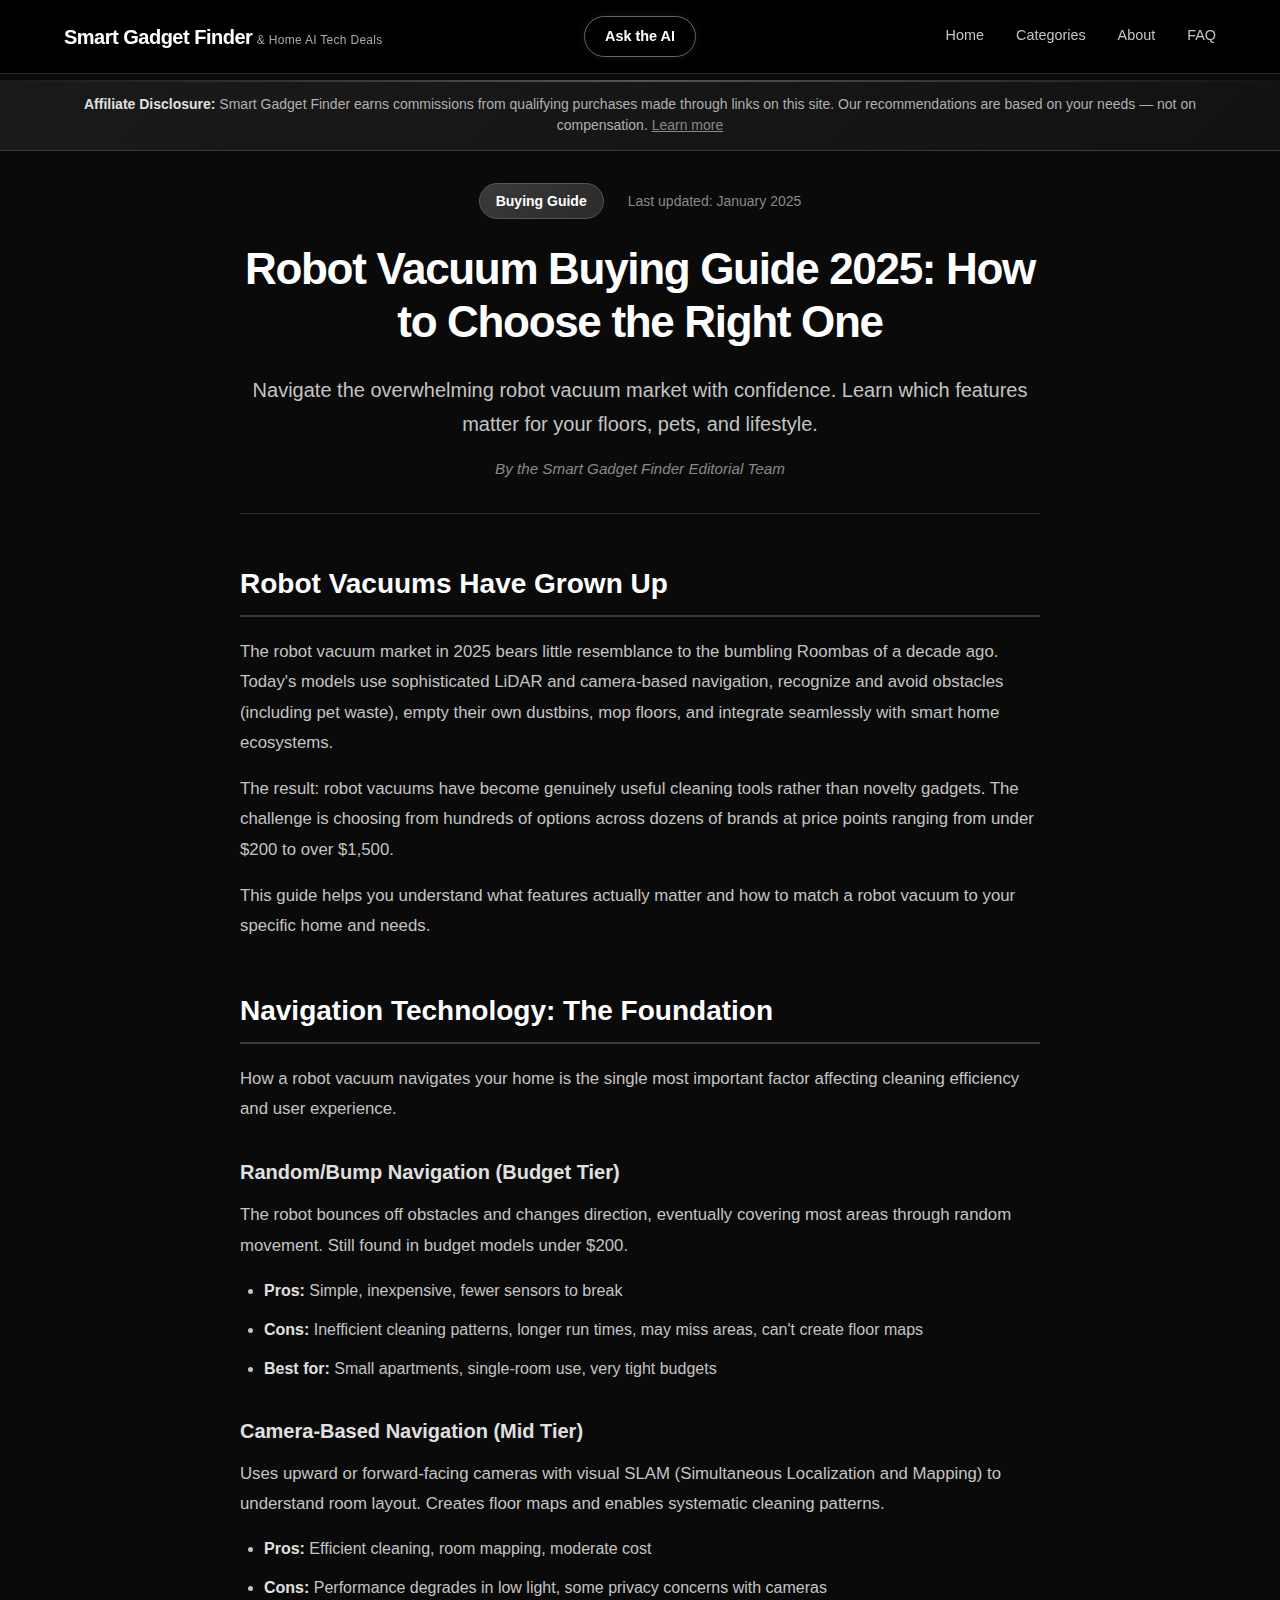
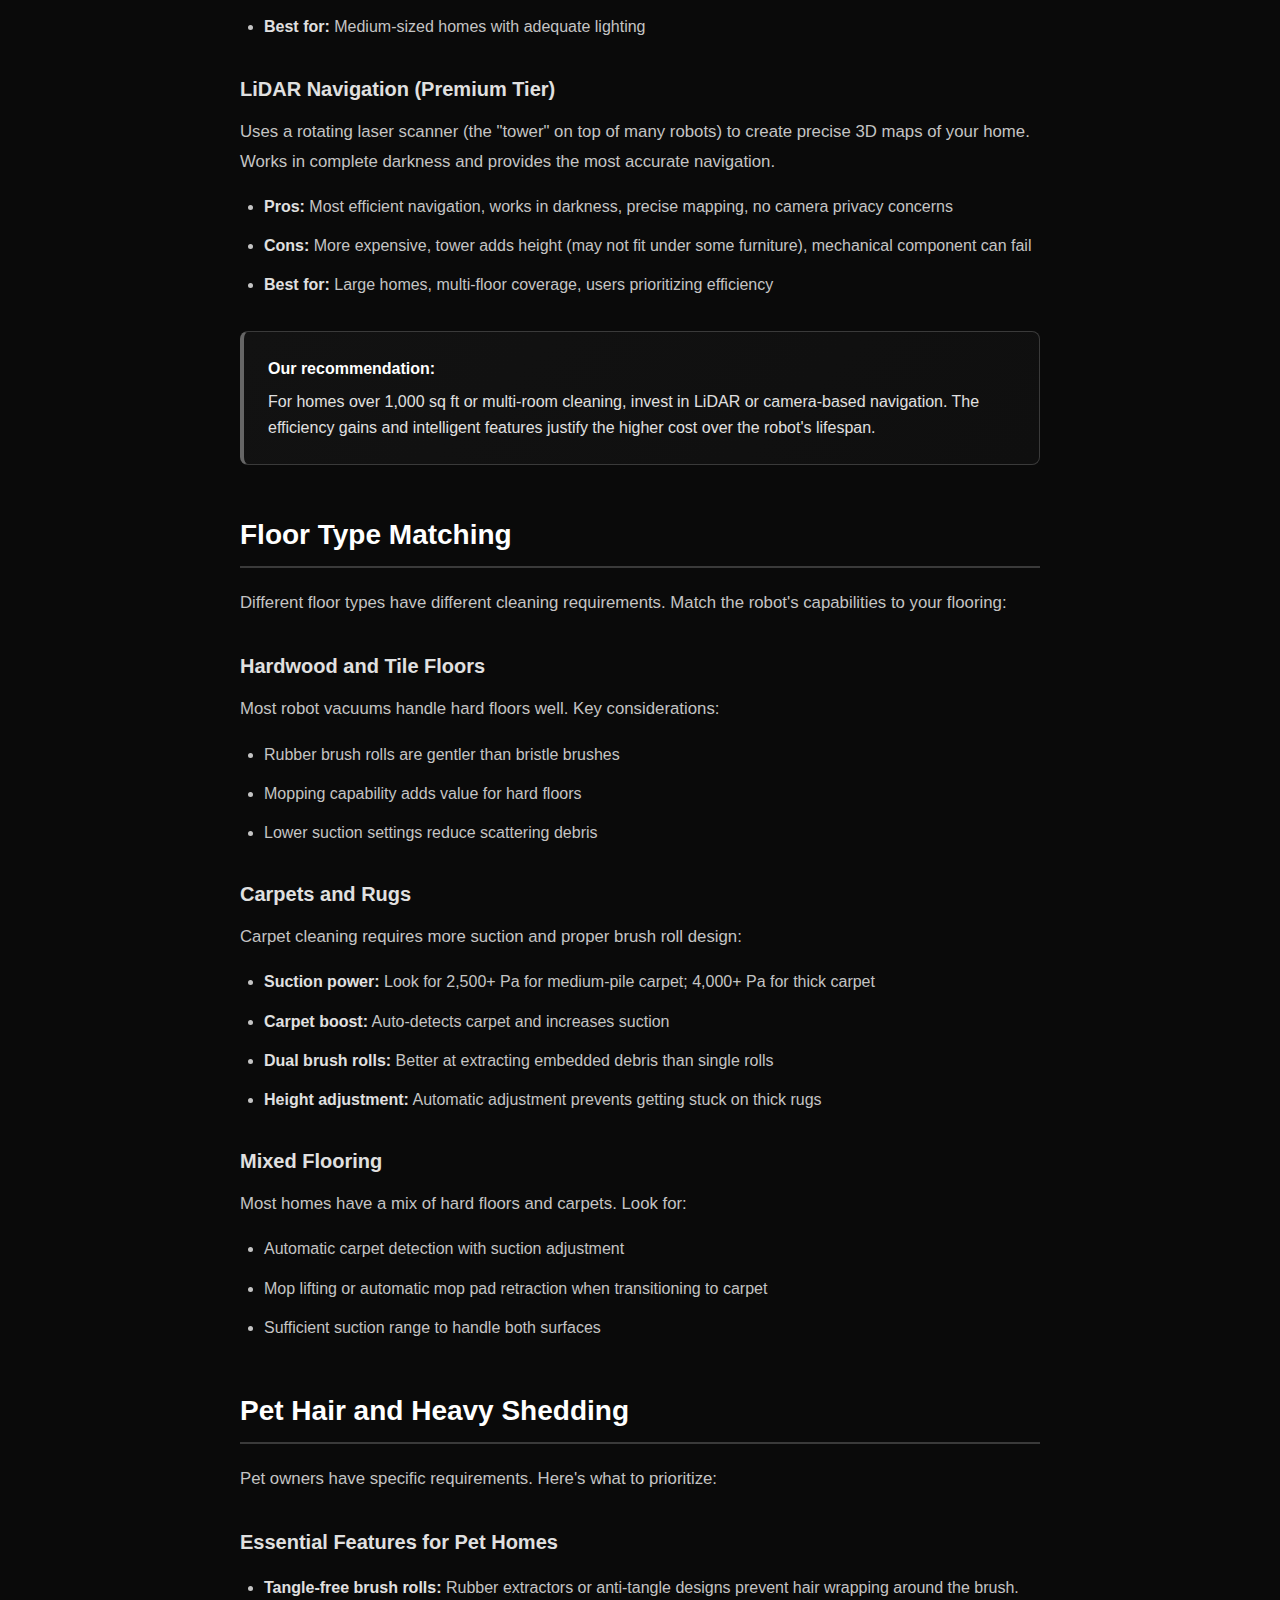
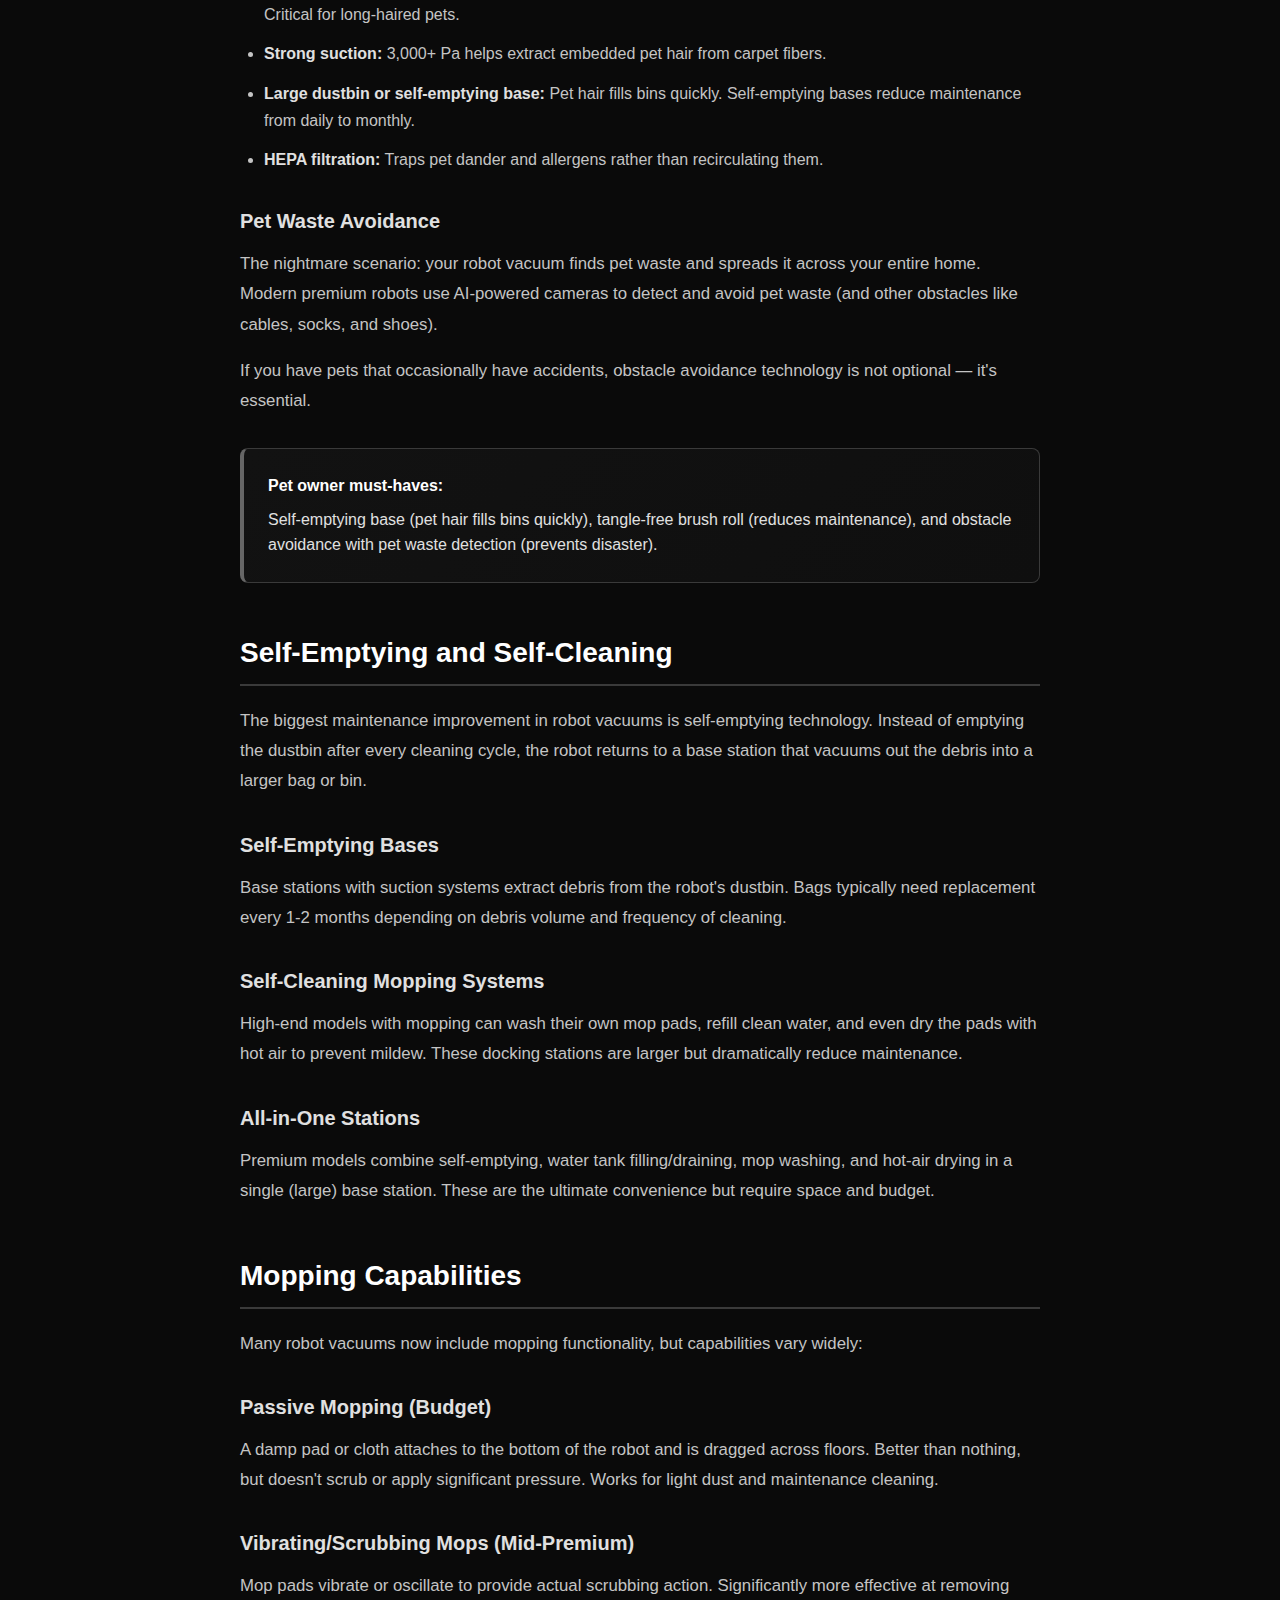
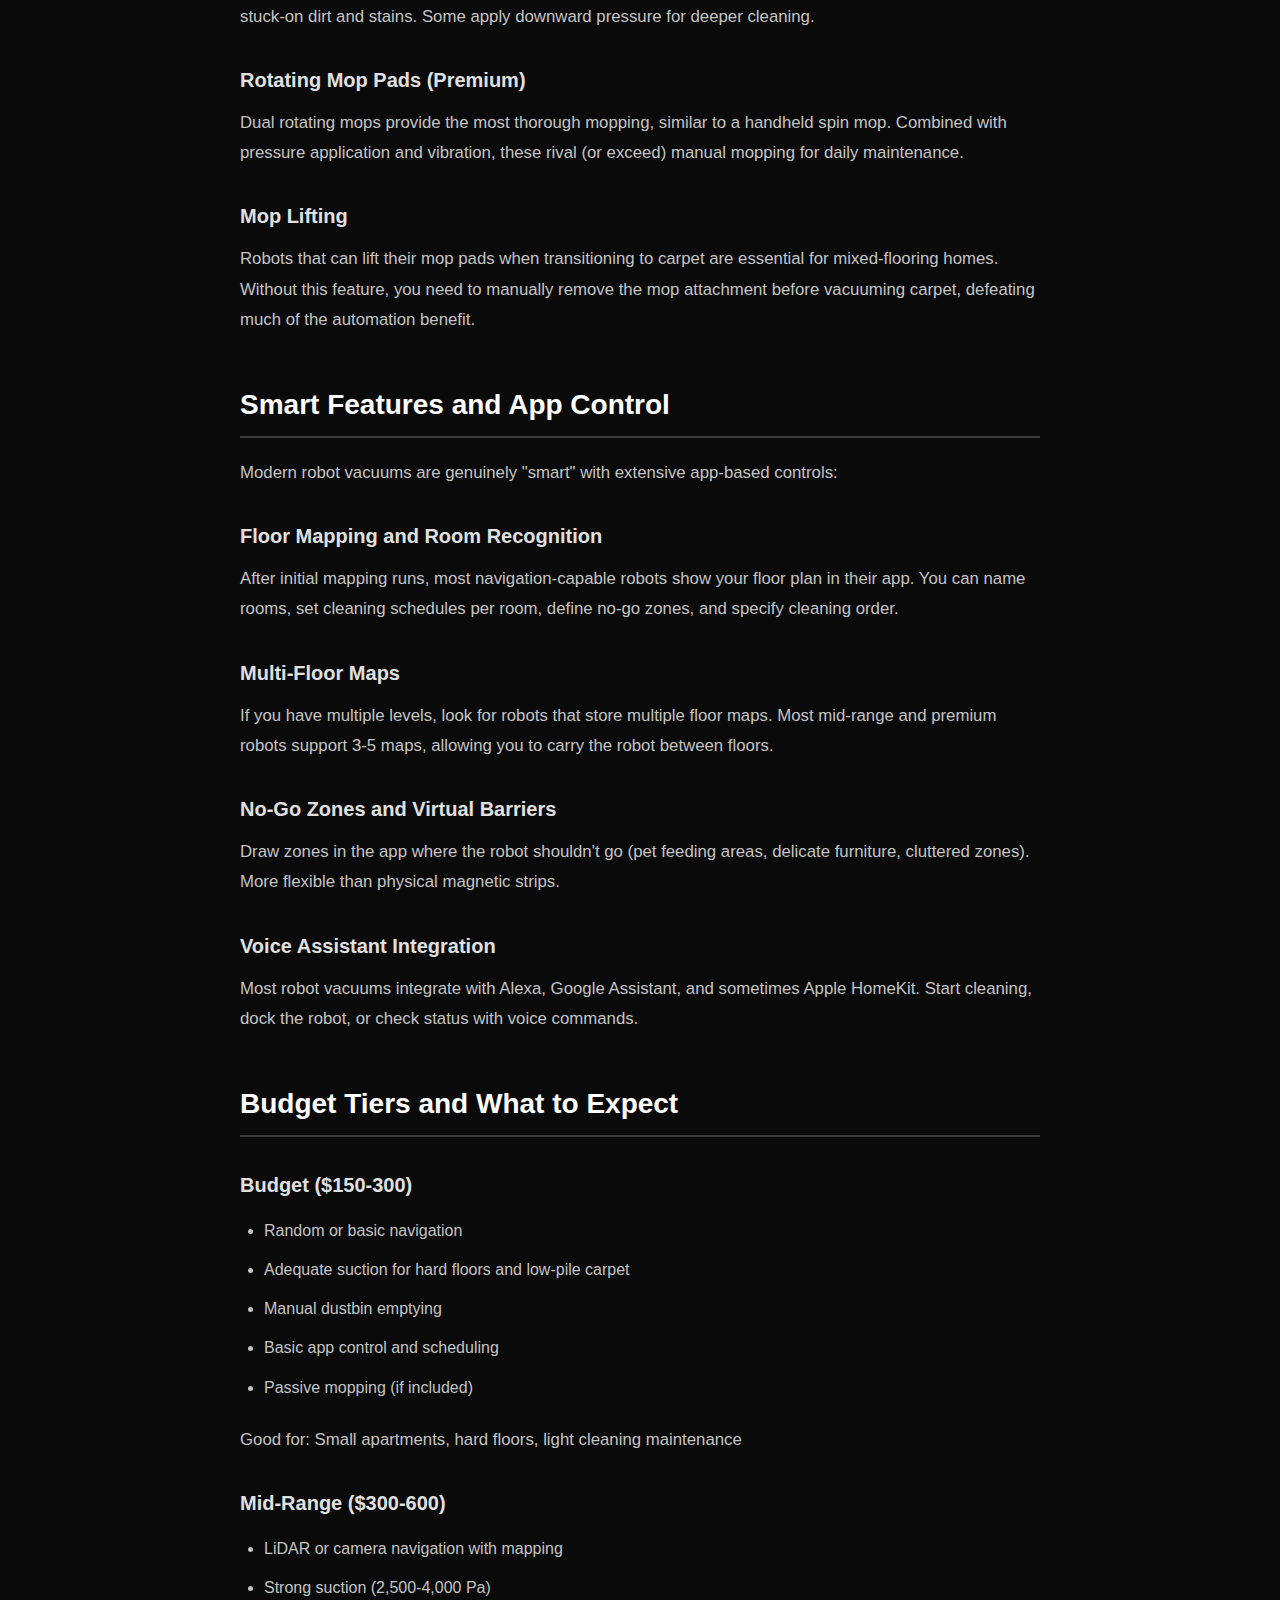
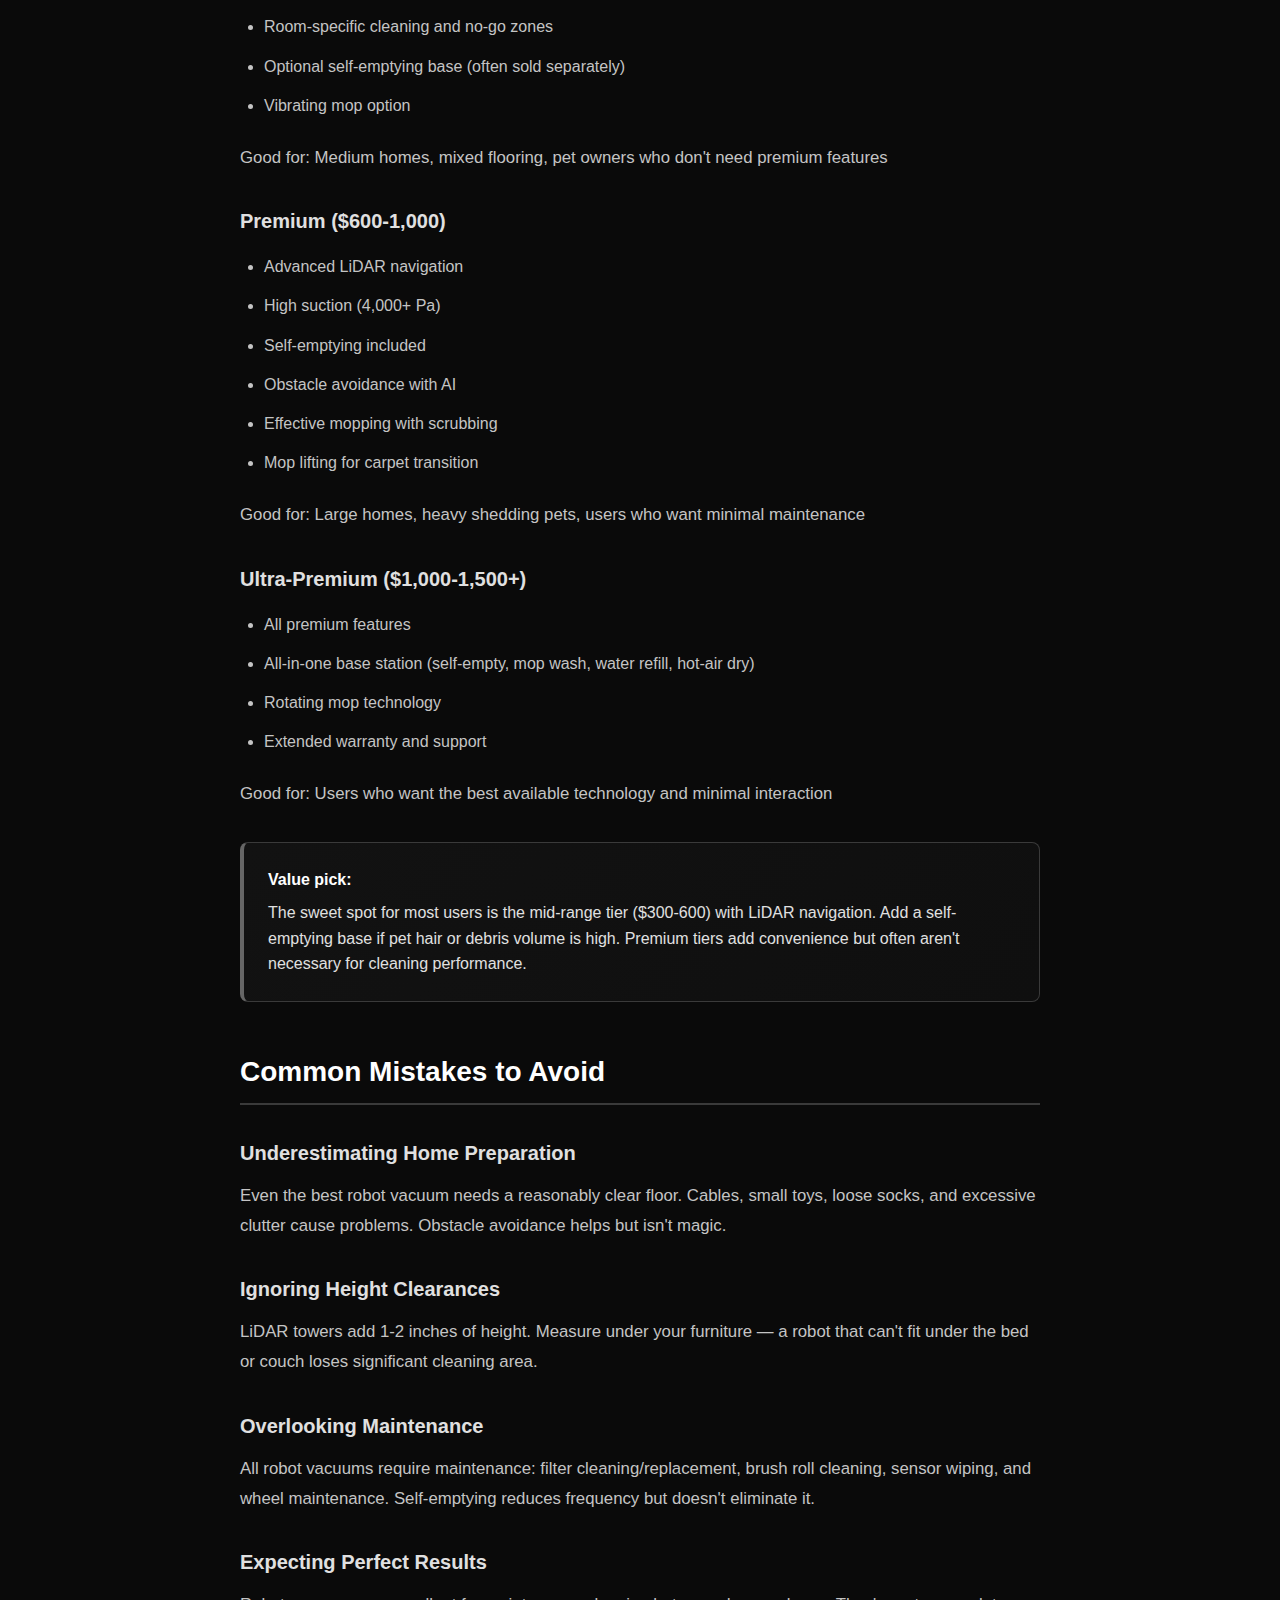
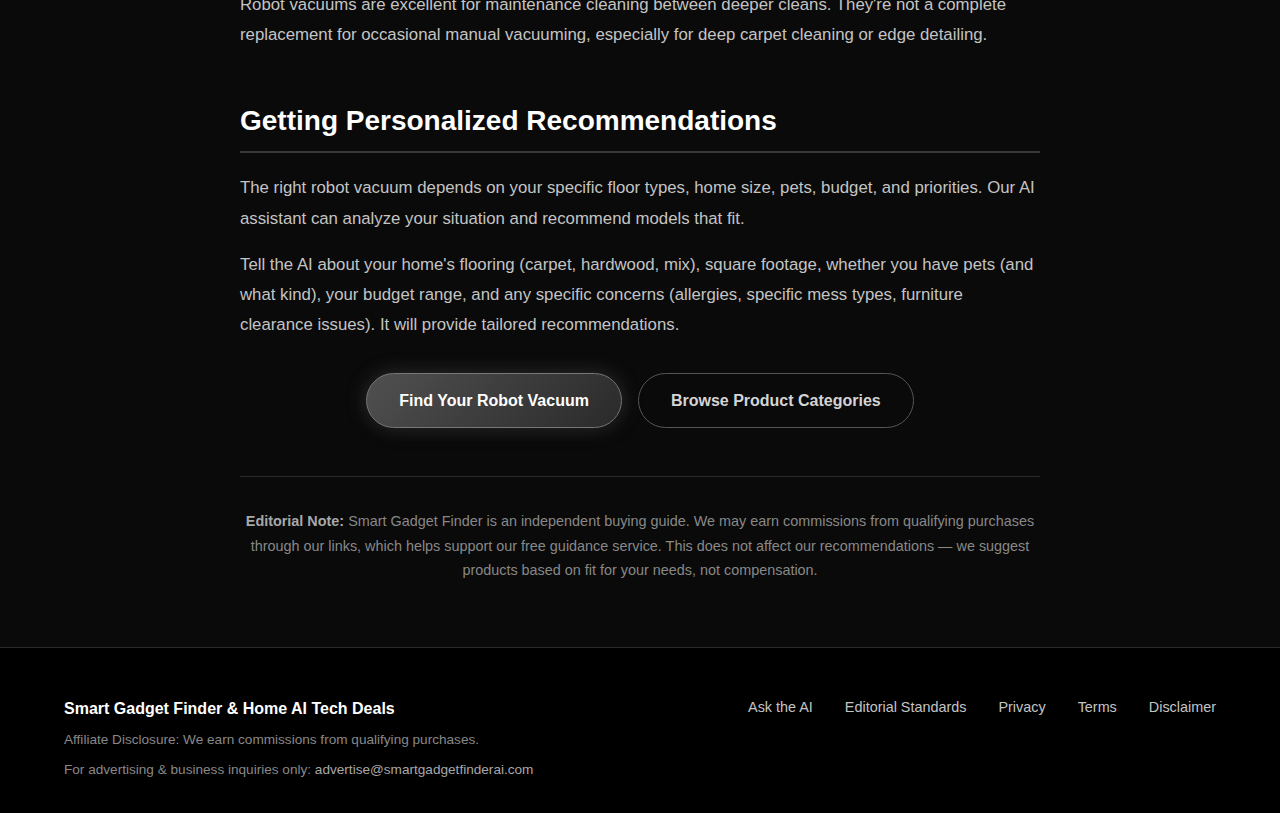
<file: guides/robot-vacuum-buying-guide.html>
<!DOCTYPE html>
<html lang="en">
<head>
  <meta charset="UTF-8" />
  <meta name="viewport" content="width=device-width, initial-scale=1.0" />
  <title>Robot Vacuum Buying Guide 2025: How to Choose the Right One | Smart Gadget Finder</title>
  <meta name="description" content="Find the perfect robot vacuum for your home. Learn about navigation technology, suction power, mopping features, and how to match a robot vacuum to your floor type and lifestyle." />
  <link rel="stylesheet" href="../styles.css" />
  <link rel="canonical" href="https://smartgadgetfinderai.com/guides/robot-vacuum-buying-guide" />
  <link rel="icon" href="../favicon.svg" type="image/svg+xml" />
</head>
<body>
  <header class="site-header" id="siteHeader">
    <div class="container header-inner">
      <div class="logo">
        <a href="../index.html" style="text-decoration: none; color: inherit;">
          <span class="logo-main">Smart Gadget Finder</span>
          <span class="logo-sub">&amp; Home AI Tech Deals</span>
        </a>
      </div>
      <a class="nav-cta" href="../chat.html">Ask the AI</a>
      <nav class="main-nav">
        <a href="../index.html" class="nav-link">Home</a>
        <a href="../index.html#categories" class="nav-link">Categories</a>
        <a href="../index.html#about" class="nav-link">About</a>
        <a href="../index.html#faq" class="nav-link">FAQ</a>
      </nav>
    </div>
  </header>

  <!-- Affiliate Disclosure Banner -->
  <div class="affiliate-disclosure-banner">
    <div class="container">
      <p><strong>Affiliate Disclosure:</strong> Smart Gadget Finder earns commissions from qualifying purchases made through links on this site. Our recommendations are based on your needs — not on compensation. <a href="../disclaimer.html">Learn more</a></p>
    </div>
  </div>

  <main>
    <article class="guide-article">
      <div class="container">
        <header class="guide-header">
          <div class="guide-meta">
            <span class="guide-category">Buying Guide</span>
            <span class="guide-date">Last updated: January 2025</span>
          </div>
          <h1>Robot Vacuum Buying Guide 2025: How to Choose the Right One</h1>
          <p class="guide-subtitle">Navigate the overwhelming robot vacuum market with confidence. Learn which features matter for your floors, pets, and lifestyle.</p>
          <p class="guide-author">By the Smart Gadget Finder Editorial Team</p>
        </header>

        <div class="guide-content">
          <section class="guide-section">
            <h2>Robot Vacuums Have Grown Up</h2>
            <p>
              The robot vacuum market in 2025 bears little resemblance to the bumbling Roombas of a decade ago. Today's models use sophisticated LiDAR and camera-based navigation, recognize and avoid obstacles (including pet waste), empty their own dustbins, mop floors, and integrate seamlessly with smart home ecosystems.
            </p>
            <p>
              The result: robot vacuums have become genuinely useful cleaning tools rather than novelty gadgets. The challenge is choosing from hundreds of options across dozens of brands at price points ranging from under $200 to over $1,500.
            </p>
            <p>
              This guide helps you understand what features actually matter and how to match a robot vacuum to your specific home and needs.
            </p>
          </section>

          <section class="guide-section">
            <h2>Navigation Technology: The Foundation</h2>
            <p>
              How a robot vacuum navigates your home is the single most important factor affecting cleaning efficiency and user experience.
            </p>

            <h3>Random/Bump Navigation (Budget Tier)</h3>
            <p>
              The robot bounces off obstacles and changes direction, eventually covering most areas through random movement. Still found in budget models under $200.
            </p>
            <ul>
              <li><strong>Pros:</strong> Simple, inexpensive, fewer sensors to break</li>
              <li><strong>Cons:</strong> Inefficient cleaning patterns, longer run times, may miss areas, can't create floor maps</li>
              <li><strong>Best for:</strong> Small apartments, single-room use, very tight budgets</li>
            </ul>

            <h3>Camera-Based Navigation (Mid Tier)</h3>
            <p>
              Uses upward or forward-facing cameras with visual SLAM (Simultaneous Localization and Mapping) to understand room layout. Creates floor maps and enables systematic cleaning patterns.
            </p>
            <ul>
              <li><strong>Pros:</strong> Efficient cleaning, room mapping, moderate cost</li>
              <li><strong>Cons:</strong> Performance degrades in low light, some privacy concerns with cameras</li>
              <li><strong>Best for:</strong> Medium-sized homes with adequate lighting</li>
            </ul>

            <h3>LiDAR Navigation (Premium Tier)</h3>
            <p>
              Uses a rotating laser scanner (the "tower" on top of many robots) to create precise 3D maps of your home. Works in complete darkness and provides the most accurate navigation.
            </p>
            <ul>
              <li><strong>Pros:</strong> Most efficient navigation, works in darkness, precise mapping, no camera privacy concerns</li>
              <li><strong>Cons:</strong> More expensive, tower adds height (may not fit under some furniture), mechanical component can fail</li>
              <li><strong>Best for:</strong> Large homes, multi-floor coverage, users prioritizing efficiency</li>
            </ul>

            <div class="guide-tip">
              <strong>Our recommendation:</strong> For homes over 1,000 sq ft or multi-room cleaning, invest in LiDAR or camera-based navigation. The efficiency gains and intelligent features justify the higher cost over the robot's lifespan.
            </div>
          </section>

          <section class="guide-section">
            <h2>Floor Type Matching</h2>
            <p>
              Different floor types have different cleaning requirements. Match the robot's capabilities to your flooring:
            </p>

            <h3>Hardwood and Tile Floors</h3>
            <p>
              Most robot vacuums handle hard floors well. Key considerations:
            </p>
            <ul>
              <li>Rubber brush rolls are gentler than bristle brushes</li>
              <li>Mopping capability adds value for hard floors</li>
              <li>Lower suction settings reduce scattering debris</li>
            </ul>

            <h3>Carpets and Rugs</h3>
            <p>
              Carpet cleaning requires more suction and proper brush roll design:
            </p>
            <ul>
              <li><strong>Suction power:</strong> Look for 2,500+ Pa for medium-pile carpet; 4,000+ Pa for thick carpet</li>
              <li><strong>Carpet boost:</strong> Auto-detects carpet and increases suction</li>
              <li><strong>Dual brush rolls:</strong> Better at extracting embedded debris than single rolls</li>
              <li><strong>Height adjustment:</strong> Automatic adjustment prevents getting stuck on thick rugs</li>
            </ul>

            <h3>Mixed Flooring</h3>
            <p>
              Most homes have a mix of hard floors and carpets. Look for:
            </p>
            <ul>
              <li>Automatic carpet detection with suction adjustment</li>
              <li>Mop lifting or automatic mop pad retraction when transitioning to carpet</li>
              <li>Sufficient suction range to handle both surfaces</li>
            </ul>
          </section>

          <section class="guide-section">
            <h2>Pet Hair and Heavy Shedding</h2>
            <p>
              Pet owners have specific requirements. Here's what to prioritize:
            </p>

            <h3>Essential Features for Pet Homes</h3>
            <ul>
              <li><strong>Tangle-free brush rolls:</strong> Rubber extractors or anti-tangle designs prevent hair wrapping around the brush. Critical for long-haired pets.</li>
              <li><strong>Strong suction:</strong> 3,000+ Pa helps extract embedded pet hair from carpet fibers.</li>
              <li><strong>Large dustbin or self-emptying base:</strong> Pet hair fills bins quickly. Self-emptying bases reduce maintenance from daily to monthly.</li>
              <li><strong>HEPA filtration:</strong> Traps pet dander and allergens rather than recirculating them.</li>
            </ul>

            <h3>Pet Waste Avoidance</h3>
            <p>
              The nightmare scenario: your robot vacuum finds pet waste and spreads it across your entire home. Modern premium robots use AI-powered cameras to detect and avoid pet waste (and other obstacles like cables, socks, and shoes).
            </p>
            <p>
              If you have pets that occasionally have accidents, obstacle avoidance technology is not optional — it's essential.
            </p>

            <div class="guide-tip">
              <strong>Pet owner must-haves:</strong> Self-emptying base (pet hair fills bins quickly), tangle-free brush roll (reduces maintenance), and obstacle avoidance with pet waste detection (prevents disaster).
            </div>
          </section>

          <section class="guide-section">
            <h2>Self-Emptying and Self-Cleaning</h2>
            <p>
              The biggest maintenance improvement in robot vacuums is self-emptying technology. Instead of emptying the dustbin after every cleaning cycle, the robot returns to a base station that vacuums out the debris into a larger bag or bin.
            </p>

            <h3>Self-Emptying Bases</h3>
            <p>
              Base stations with suction systems extract debris from the robot's dustbin. Bags typically need replacement every 1-2 months depending on debris volume and frequency of cleaning.
            </p>

            <h3>Self-Cleaning Mopping Systems</h3>
            <p>
              High-end models with mopping can wash their own mop pads, refill clean water, and even dry the pads with hot air to prevent mildew. These docking stations are larger but dramatically reduce maintenance.
            </p>

            <h3>All-in-One Stations</h3>
            <p>
              Premium models combine self-emptying, water tank filling/draining, mop washing, and hot-air drying in a single (large) base station. These are the ultimate convenience but require space and budget.
            </p>
          </section>

          <section class="guide-section">
            <h2>Mopping Capabilities</h2>
            <p>
              Many robot vacuums now include mopping functionality, but capabilities vary widely:
            </p>

            <h3>Passive Mopping (Budget)</h3>
            <p>
              A damp pad or cloth attaches to the bottom of the robot and is dragged across floors. Better than nothing, but doesn't scrub or apply significant pressure. Works for light dust and maintenance cleaning.
            </p>

            <h3>Vibrating/Scrubbing Mops (Mid-Premium)</h3>
            <p>
              Mop pads vibrate or oscillate to provide actual scrubbing action. Significantly more effective at removing stuck-on dirt and stains. Some apply downward pressure for deeper cleaning.
            </p>

            <h3>Rotating Mop Pads (Premium)</h3>
            <p>
              Dual rotating mops provide the most thorough mopping, similar to a handheld spin mop. Combined with pressure application and vibration, these rival (or exceed) manual mopping for daily maintenance.
            </p>

            <h3>Mop Lifting</h3>
            <p>
              Robots that can lift their mop pads when transitioning to carpet are essential for mixed-flooring homes. Without this feature, you need to manually remove the mop attachment before vacuuming carpet, defeating much of the automation benefit.
            </p>
          </section>

          <section class="guide-section">
            <h2>Smart Features and App Control</h2>
            <p>
              Modern robot vacuums are genuinely "smart" with extensive app-based controls:
            </p>

            <h3>Floor Mapping and Room Recognition</h3>
            <p>
              After initial mapping runs, most navigation-capable robots show your floor plan in their app. You can name rooms, set cleaning schedules per room, define no-go zones, and specify cleaning order.
            </p>

            <h3>Multi-Floor Maps</h3>
            <p>
              If you have multiple levels, look for robots that store multiple floor maps. Most mid-range and premium robots support 3-5 maps, allowing you to carry the robot between floors.
            </p>

            <h3>No-Go Zones and Virtual Barriers</h3>
            <p>
              Draw zones in the app where the robot shouldn't go (pet feeding areas, delicate furniture, cluttered zones). More flexible than physical magnetic strips.
            </p>

            <h3>Voice Assistant Integration</h3>
            <p>
              Most robot vacuums integrate with Alexa, Google Assistant, and sometimes Apple HomeKit. Start cleaning, dock the robot, or check status with voice commands.
            </p>
          </section>

          <section class="guide-section">
            <h2>Budget Tiers and What to Expect</h2>

            <h3>Budget ($150-300)</h3>
            <ul>
              <li>Random or basic navigation</li>
              <li>Adequate suction for hard floors and low-pile carpet</li>
              <li>Manual dustbin emptying</li>
              <li>Basic app control and scheduling</li>
              <li>Passive mopping (if included)</li>
            </ul>
            <p>Good for: Small apartments, hard floors, light cleaning maintenance</p>

            <h3>Mid-Range ($300-600)</h3>
            <ul>
              <li>LiDAR or camera navigation with mapping</li>
              <li>Strong suction (2,500-4,000 Pa)</li>
              <li>Room-specific cleaning and no-go zones</li>
              <li>Optional self-emptying base (often sold separately)</li>
              <li>Vibrating mop option</li>
            </ul>
            <p>Good for: Medium homes, mixed flooring, pet owners who don't need premium features</p>

            <h3>Premium ($600-1,000)</h3>
            <ul>
              <li>Advanced LiDAR navigation</li>
              <li>High suction (4,000+ Pa)</li>
              <li>Self-emptying included</li>
              <li>Obstacle avoidance with AI</li>
              <li>Effective mopping with scrubbing</li>
              <li>Mop lifting for carpet transition</li>
            </ul>
            <p>Good for: Large homes, heavy shedding pets, users who want minimal maintenance</p>

            <h3>Ultra-Premium ($1,000-1,500+)</h3>
            <ul>
              <li>All premium features</li>
              <li>All-in-one base station (self-empty, mop wash, water refill, hot-air dry)</li>
              <li>Rotating mop technology</li>
              <li>Extended warranty and support</li>
            </ul>
            <p>Good for: Users who want the best available technology and minimal interaction</p>

            <div class="guide-tip">
              <strong>Value pick:</strong> The sweet spot for most users is the mid-range tier ($300-600) with LiDAR navigation. Add a self-emptying base if pet hair or debris volume is high. Premium tiers add convenience but often aren't necessary for cleaning performance.
            </div>
          </section>

          <section class="guide-section">
            <h2>Common Mistakes to Avoid</h2>

            <h3>Underestimating Home Preparation</h3>
            <p>
              Even the best robot vacuum needs a reasonably clear floor. Cables, small toys, loose socks, and excessive clutter cause problems. Obstacle avoidance helps but isn't magic.
            </p>

            <h3>Ignoring Height Clearances</h3>
            <p>
              LiDAR towers add 1-2 inches of height. Measure under your furniture — a robot that can't fit under the bed or couch loses significant cleaning area.
            </p>

            <h3>Overlooking Maintenance</h3>
            <p>
              All robot vacuums require maintenance: filter cleaning/replacement, brush roll cleaning, sensor wiping, and wheel maintenance. Self-emptying reduces frequency but doesn't eliminate it.
            </p>

            <h3>Expecting Perfect Results</h3>
            <p>
              Robot vacuums are excellent for maintenance cleaning between deeper cleans. They're not a complete replacement for occasional manual vacuuming, especially for deep carpet cleaning or edge detailing.
            </p>
          </section>

          <section class="guide-section">
            <h2>Getting Personalized Recommendations</h2>
            <p>
              The right robot vacuum depends on your specific floor types, home size, pets, budget, and priorities. Our AI assistant can analyze your situation and recommend models that fit.
            </p>
            <p>
              Tell the AI about your home's flooring (carpet, hardwood, mix), square footage, whether you have pets (and what kind), your budget range, and any specific concerns (allergies, specific mess types, furniture clearance issues). It will provide tailored recommendations.
            </p>
            <div class="guide-cta">
              <a href="../chat.html" class="btn btn-primary">Find Your Robot Vacuum</a>
              <a href="../index.html#categories" class="btn btn-ghost">Browse Product Categories</a>
            </div>
          </section>
        </div>

        <footer class="guide-footer">
          <p class="guide-disclaimer">
            <strong>Editorial Note:</strong> Smart Gadget Finder is an independent buying guide. We may earn commissions from qualifying purchases through our links, which helps support our free guidance service. This does not affect our recommendations — we suggest products based on fit for your needs, not compensation.
          </p>
        </footer>
      </div>
    </article>
  </main>

  <footer class="site-footer">
    <div class="container footer-inner">
      <div>
        <strong>Smart Gadget Finder &amp; Home AI Tech Deals</strong>
        <p class="footer-meta">
          Affiliate Disclosure: We earn commissions from qualifying purchases.
        </p>
        <p class="footer-meta">
          For advertising &amp; business inquiries only:
          <a href="mailto:advertise@smartgadgetfinderai.com">advertise@smartgadgetfinderai.com</a>
        </p>
      </div>
      <div class="footer-links">
        <a href="../chat.html">Ask the AI</a>
        <a href="../editorial.html">Editorial Standards</a>
        <a href="../privacy.html">Privacy</a>
        <a href="../terms.html">Terms</a>
        <a href="../disclaimer.html">Disclaimer</a>
      </div>
    </div>
  </footer>

  <script>
    const header = document.getElementById('siteHeader');
    window.addEventListener('scroll', () => {
      if (window.scrollY > 10) {
        header.classList.add('site-header--scrolled');
      } else {
        header.classList.remove('site-header--scrolled');
      }
    });
  </script>
</body>
</html>
</file>
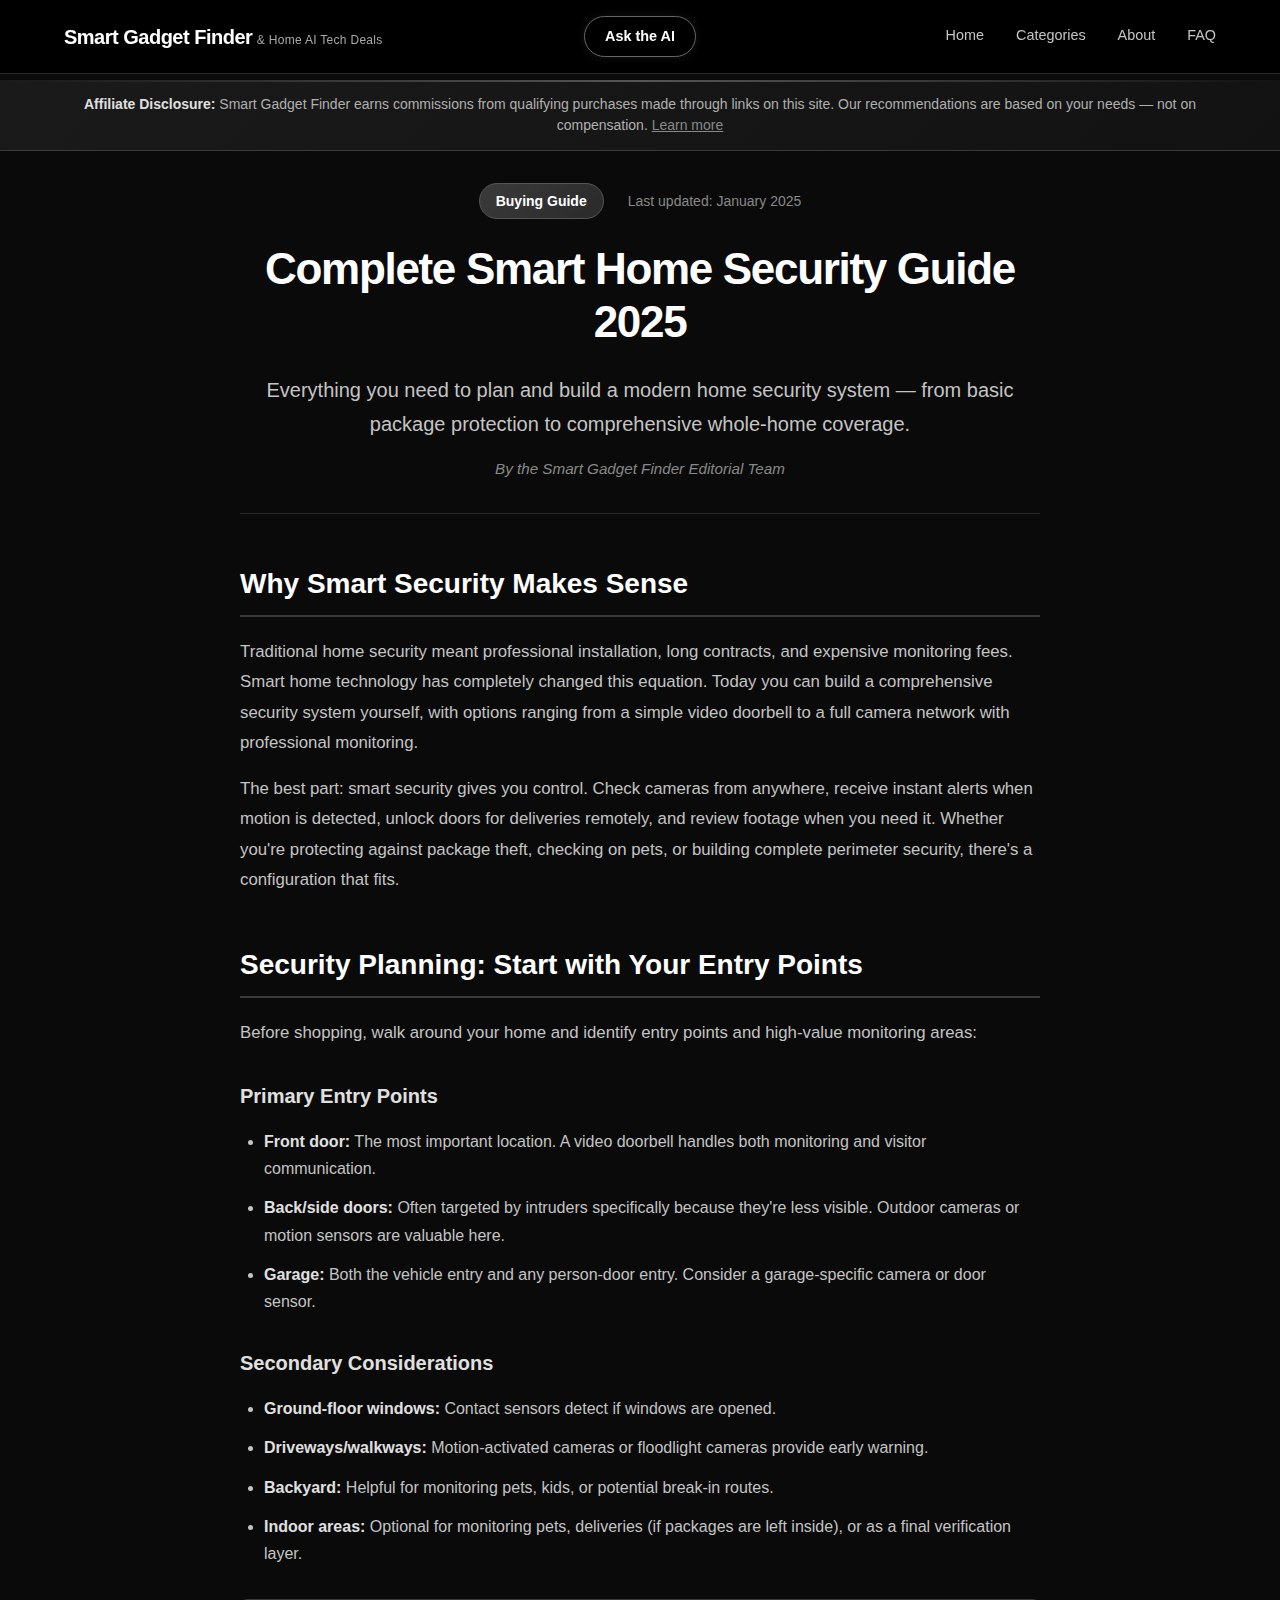
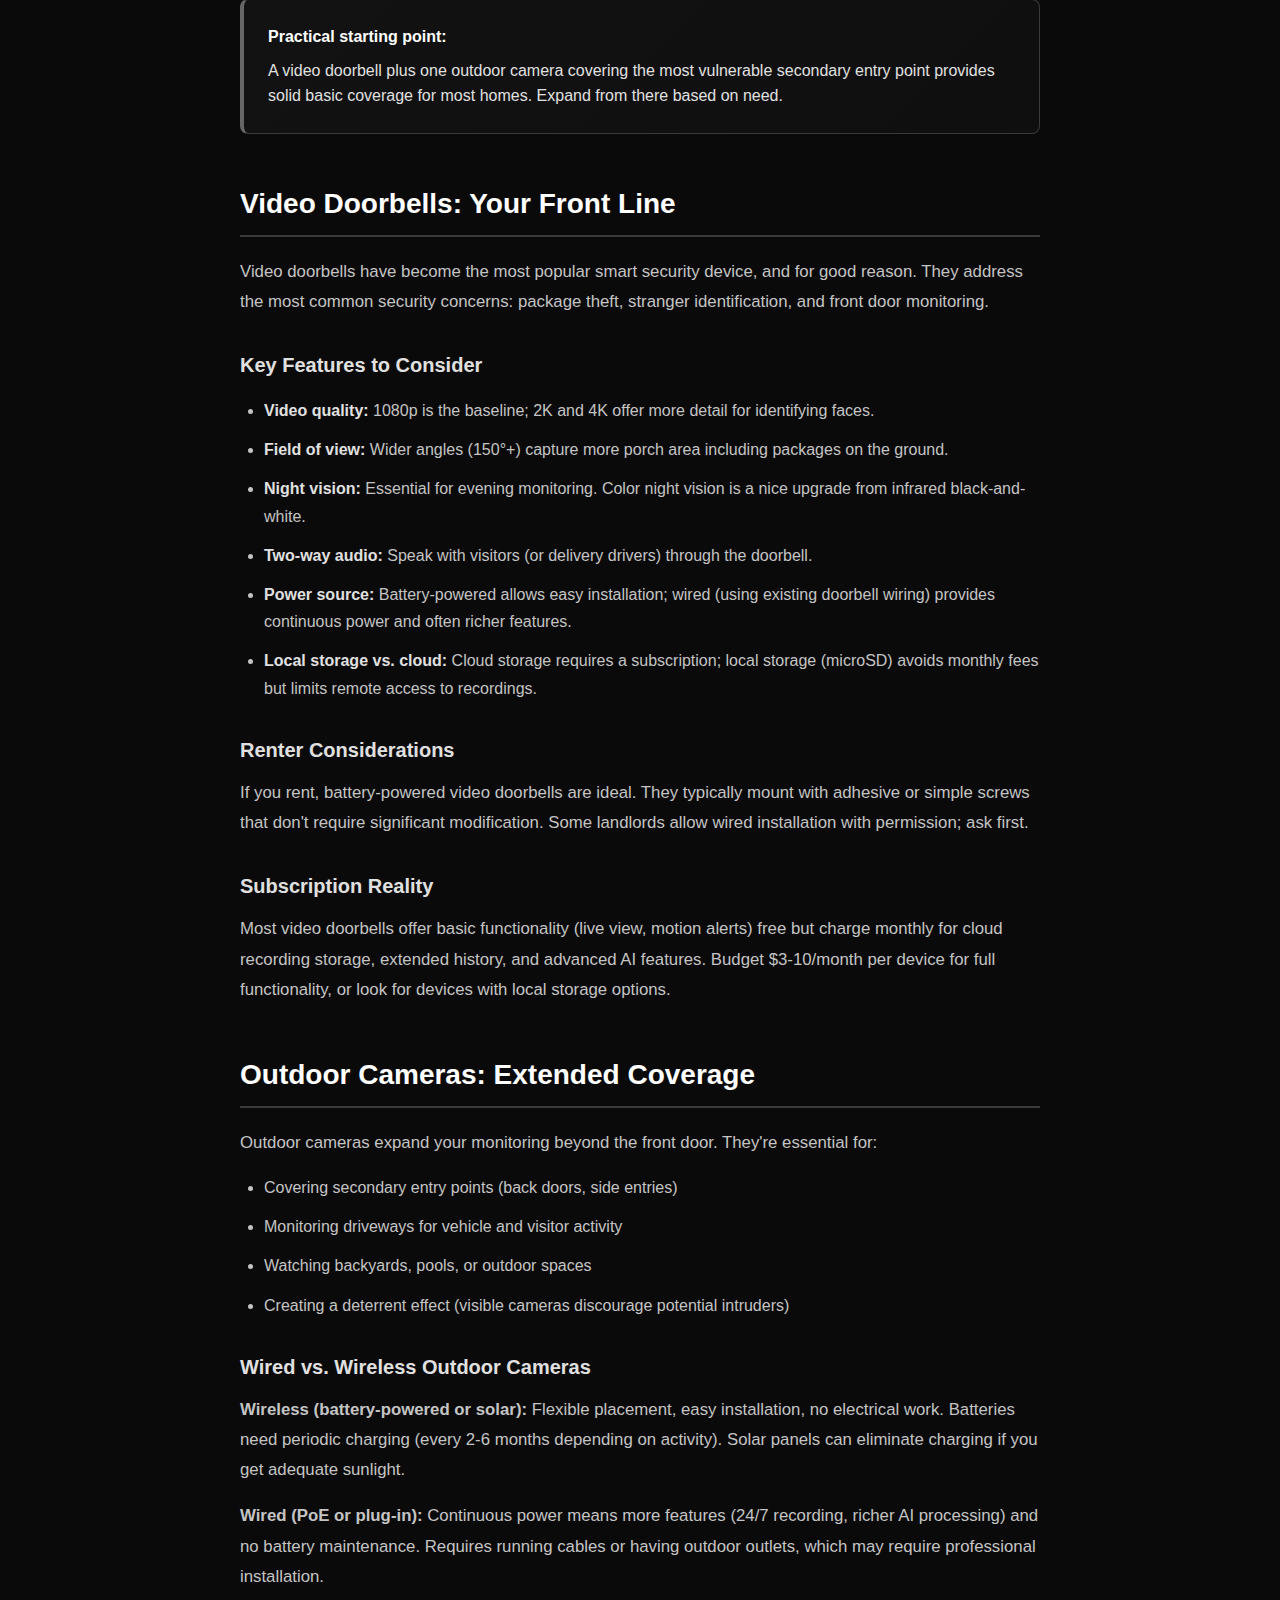
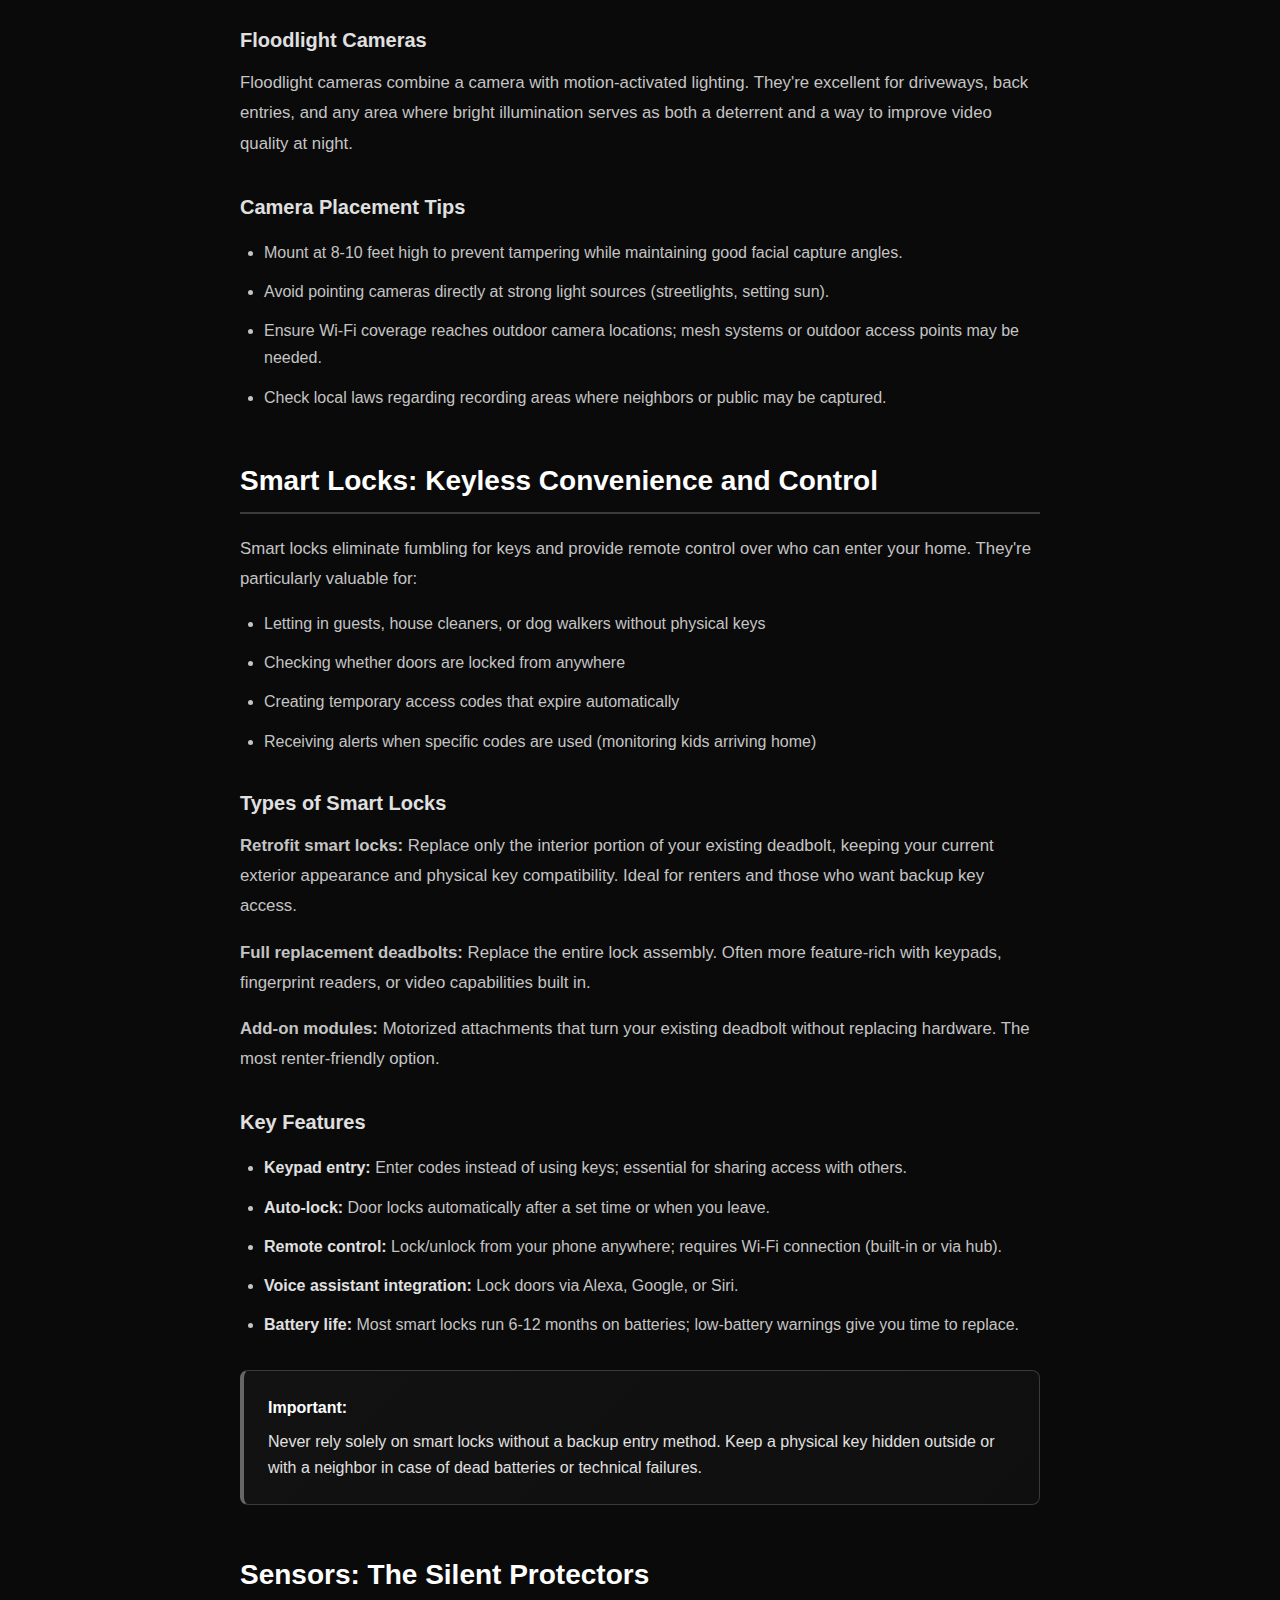
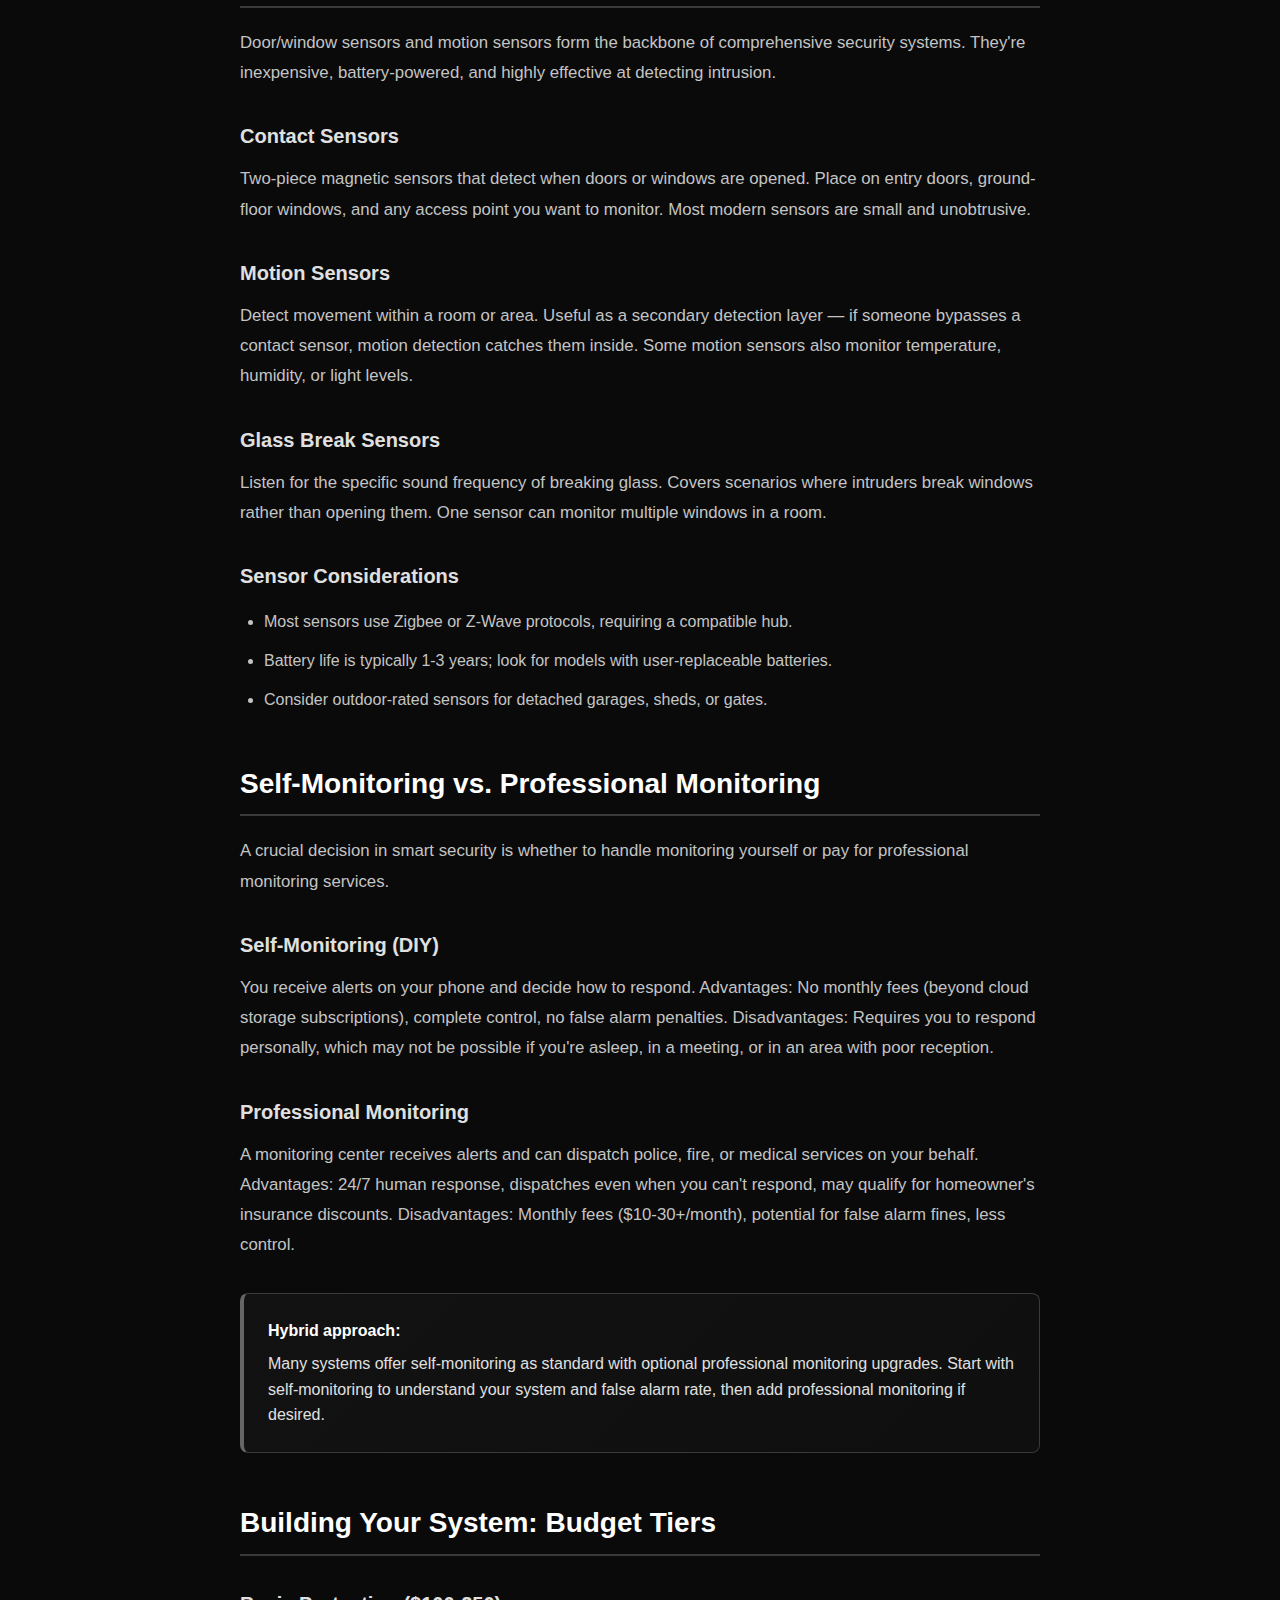
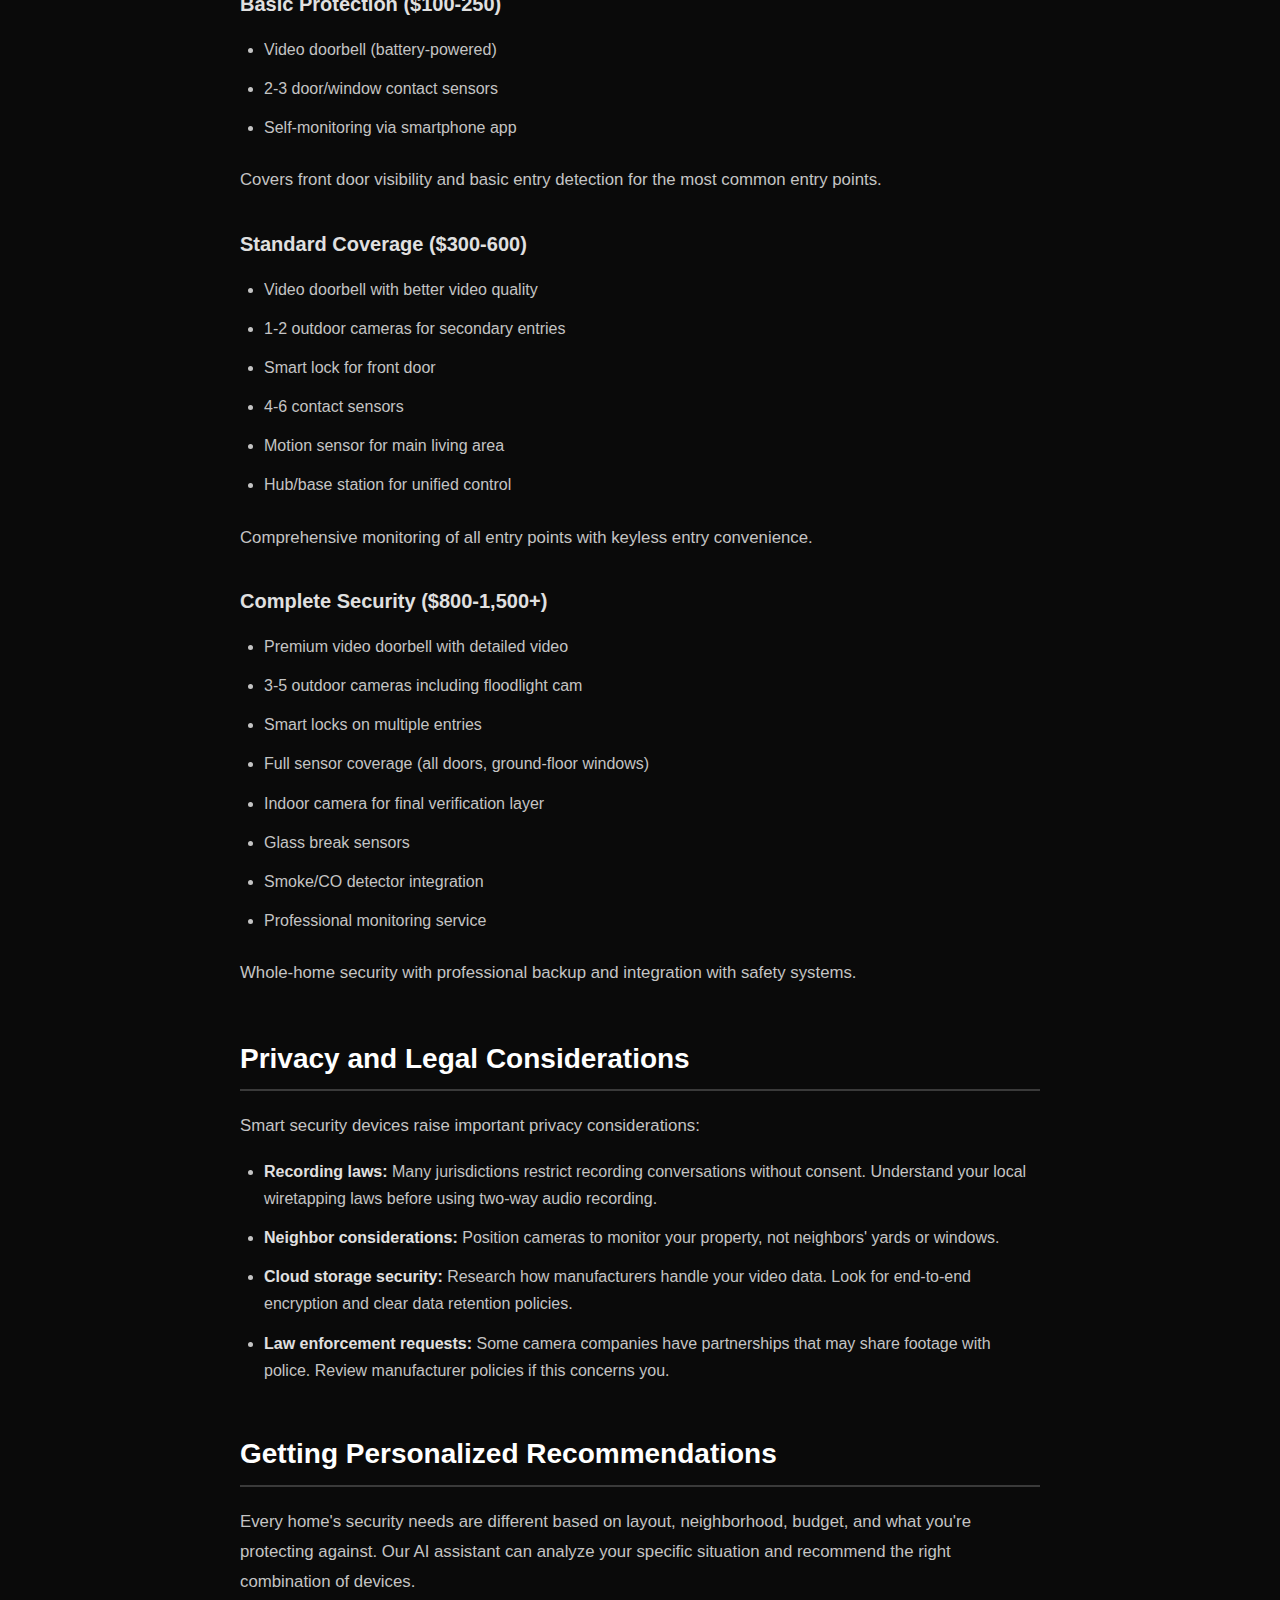
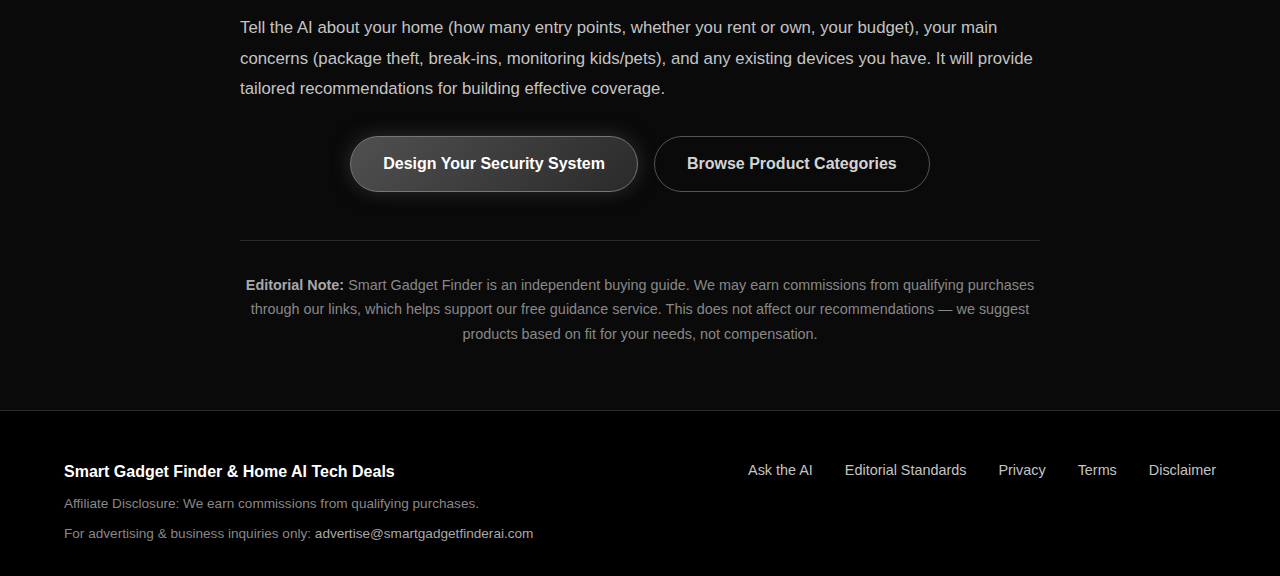
<file: guides/smart-home-security-guide.html>
<!DOCTYPE html>
<html lang="en">
<head>
  <meta charset="UTF-8" />
  <meta name="viewport" content="width=device-width, initial-scale=1.0" />
  <title>Complete Smart Home Security Guide 2025: Cameras, Doorbells, Locks &amp; Sensors | Smart Gadget Finder</title>
  <meta name="description" content="Plan and build a complete smart home security system. Learn about cameras, video doorbells, smart locks, sensors, and monitoring options for any budget." />
  <link rel="stylesheet" href="../styles.css" />
  <link rel="canonical" href="https://smartgadgetfinderai.com/guides/smart-home-security-guide" />
  <link rel="icon" href="../favicon.svg" type="image/svg+xml" />
</head>
<body>
  <header class="site-header" id="siteHeader">
    <div class="container header-inner">
      <div class="logo">
        <a href="../index.html" style="text-decoration: none; color: inherit;">
          <span class="logo-main">Smart Gadget Finder</span>
          <span class="logo-sub">&amp; Home AI Tech Deals</span>
        </a>
      </div>
      <a class="nav-cta" href="../chat.html">Ask the AI</a>
      <nav class="main-nav">
        <a href="../index.html" class="nav-link">Home</a>
        <a href="../index.html#categories" class="nav-link">Categories</a>
        <a href="../index.html#about" class="nav-link">About</a>
        <a href="../index.html#faq" class="nav-link">FAQ</a>
      </nav>
    </div>
  </header>

  <!-- Affiliate Disclosure Banner -->
  <div class="affiliate-disclosure-banner">
    <div class="container">
      <p><strong>Affiliate Disclosure:</strong> Smart Gadget Finder earns commissions from qualifying purchases made through links on this site. Our recommendations are based on your needs — not on compensation. <a href="../disclaimer.html">Learn more</a></p>
    </div>
  </div>

  <main>
    <article class="guide-article">
      <div class="container">
        <header class="guide-header">
          <div class="guide-meta">
            <span class="guide-category">Buying Guide</span>
            <span class="guide-date">Last updated: January 2025</span>
          </div>
          <h1>Complete Smart Home Security Guide 2025</h1>
          <p class="guide-subtitle">Everything you need to plan and build a modern home security system — from basic package protection to comprehensive whole-home coverage.</p>
          <p class="guide-author">By the Smart Gadget Finder Editorial Team</p>
        </header>

        <div class="guide-content">
          <section class="guide-section">
            <h2>Why Smart Security Makes Sense</h2>
            <p>
              Traditional home security meant professional installation, long contracts, and expensive monitoring fees. Smart home technology has completely changed this equation. Today you can build a comprehensive security system yourself, with options ranging from a simple video doorbell to a full camera network with professional monitoring.
            </p>
            <p>
              The best part: smart security gives you control. Check cameras from anywhere, receive instant alerts when motion is detected, unlock doors for deliveries remotely, and review footage when you need it. Whether you're protecting against package theft, checking on pets, or building complete perimeter security, there's a configuration that fits.
            </p>
          </section>

          <section class="guide-section">
            <h2>Security Planning: Start with Your Entry Points</h2>
            <p>
              Before shopping, walk around your home and identify entry points and high-value monitoring areas:
            </p>

            <h3>Primary Entry Points</h3>
            <ul>
              <li><strong>Front door:</strong> The most important location. A video doorbell handles both monitoring and visitor communication.</li>
              <li><strong>Back/side doors:</strong> Often targeted by intruders specifically because they're less visible. Outdoor cameras or motion sensors are valuable here.</li>
              <li><strong>Garage:</strong> Both the vehicle entry and any person-door entry. Consider a garage-specific camera or door sensor.</li>
            </ul>

            <h3>Secondary Considerations</h3>
            <ul>
              <li><strong>Ground-floor windows:</strong> Contact sensors detect if windows are opened.</li>
              <li><strong>Driveways/walkways:</strong> Motion-activated cameras or floodlight cameras provide early warning.</li>
              <li><strong>Backyard:</strong> Helpful for monitoring pets, kids, or potential break-in routes.</li>
              <li><strong>Indoor areas:</strong> Optional for monitoring pets, deliveries (if packages are left inside), or as a final verification layer.</li>
            </ul>

            <div class="guide-tip">
              <strong>Practical starting point:</strong> A video doorbell plus one outdoor camera covering the most vulnerable secondary entry point provides solid basic coverage for most homes. Expand from there based on need.
            </div>
          </section>

          <section class="guide-section">
            <h2>Video Doorbells: Your Front Line</h2>
            <p>
              Video doorbells have become the most popular smart security device, and for good reason. They address the most common security concerns: package theft, stranger identification, and front door monitoring.
            </p>

            <h3>Key Features to Consider</h3>
            <ul>
              <li><strong>Video quality:</strong> 1080p is the baseline; 2K and 4K offer more detail for identifying faces.</li>
              <li><strong>Field of view:</strong> Wider angles (150°+) capture more porch area including packages on the ground.</li>
              <li><strong>Night vision:</strong> Essential for evening monitoring. Color night vision is a nice upgrade from infrared black-and-white.</li>
              <li><strong>Two-way audio:</strong> Speak with visitors (or delivery drivers) through the doorbell.</li>
              <li><strong>Power source:</strong> Battery-powered allows easy installation; wired (using existing doorbell wiring) provides continuous power and often richer features.</li>
              <li><strong>Local storage vs. cloud:</strong> Cloud storage requires a subscription; local storage (microSD) avoids monthly fees but limits remote access to recordings.</li>
            </ul>

            <h3>Renter Considerations</h3>
            <p>
              If you rent, battery-powered video doorbells are ideal. They typically mount with adhesive or simple screws that don't require significant modification. Some landlords allow wired installation with permission; ask first.
            </p>

            <h3>Subscription Reality</h3>
            <p>
              Most video doorbells offer basic functionality (live view, motion alerts) free but charge monthly for cloud recording storage, extended history, and advanced AI features. Budget $3-10/month per device for full functionality, or look for devices with local storage options.
            </p>
          </section>

          <section class="guide-section">
            <h2>Outdoor Cameras: Extended Coverage</h2>
            <p>
              Outdoor cameras expand your monitoring beyond the front door. They're essential for:
            </p>
            <ul>
              <li>Covering secondary entry points (back doors, side entries)</li>
              <li>Monitoring driveways for vehicle and visitor activity</li>
              <li>Watching backyards, pools, or outdoor spaces</li>
              <li>Creating a deterrent effect (visible cameras discourage potential intruders)</li>
            </ul>

            <h3>Wired vs. Wireless Outdoor Cameras</h3>
            <p>
              <strong>Wireless (battery-powered or solar):</strong> Flexible placement, easy installation, no electrical work. Batteries need periodic charging (every 2-6 months depending on activity). Solar panels can eliminate charging if you get adequate sunlight.
            </p>
            <p>
              <strong>Wired (PoE or plug-in):</strong> Continuous power means more features (24/7 recording, richer AI processing) and no battery maintenance. Requires running cables or having outdoor outlets, which may require professional installation.
            </p>

            <h3>Floodlight Cameras</h3>
            <p>
              Floodlight cameras combine a camera with motion-activated lighting. They're excellent for driveways, back entries, and any area where bright illumination serves as both a deterrent and a way to improve video quality at night.
            </p>

            <h3>Camera Placement Tips</h3>
            <ul>
              <li>Mount at 8-10 feet high to prevent tampering while maintaining good facial capture angles.</li>
              <li>Avoid pointing cameras directly at strong light sources (streetlights, setting sun).</li>
              <li>Ensure Wi-Fi coverage reaches outdoor camera locations; mesh systems or outdoor access points may be needed.</li>
              <li>Check local laws regarding recording areas where neighbors or public may be captured.</li>
            </ul>
          </section>

          <section class="guide-section">
            <h2>Smart Locks: Keyless Convenience and Control</h2>
            <p>
              Smart locks eliminate fumbling for keys and provide remote control over who can enter your home. They're particularly valuable for:
            </p>
            <ul>
              <li>Letting in guests, house cleaners, or dog walkers without physical keys</li>
              <li>Checking whether doors are locked from anywhere</li>
              <li>Creating temporary access codes that expire automatically</li>
              <li>Receiving alerts when specific codes are used (monitoring kids arriving home)</li>
            </ul>

            <h3>Types of Smart Locks</h3>
            <p>
              <strong>Retrofit smart locks:</strong> Replace only the interior portion of your existing deadbolt, keeping your current exterior appearance and physical key compatibility. Ideal for renters and those who want backup key access.
            </p>
            <p>
              <strong>Full replacement deadbolts:</strong> Replace the entire lock assembly. Often more feature-rich with keypads, fingerprint readers, or video capabilities built in.
            </p>
            <p>
              <strong>Add-on modules:</strong> Motorized attachments that turn your existing deadbolt without replacing hardware. The most renter-friendly option.
            </p>

            <h3>Key Features</h3>
            <ul>
              <li><strong>Keypad entry:</strong> Enter codes instead of using keys; essential for sharing access with others.</li>
              <li><strong>Auto-lock:</strong> Door locks automatically after a set time or when you leave.</li>
              <li><strong>Remote control:</strong> Lock/unlock from your phone anywhere; requires Wi-Fi connection (built-in or via hub).</li>
              <li><strong>Voice assistant integration:</strong> Lock doors via Alexa, Google, or Siri.</li>
              <li><strong>Battery life:</strong> Most smart locks run 6-12 months on batteries; low-battery warnings give you time to replace.</li>
            </ul>

            <div class="guide-tip">
              <strong>Important:</strong> Never rely solely on smart locks without a backup entry method. Keep a physical key hidden outside or with a neighbor in case of dead batteries or technical failures.
            </div>
          </section>

          <section class="guide-section">
            <h2>Sensors: The Silent Protectors</h2>
            <p>
              Door/window sensors and motion sensors form the backbone of comprehensive security systems. They're inexpensive, battery-powered, and highly effective at detecting intrusion.
            </p>

            <h3>Contact Sensors</h3>
            <p>
              Two-piece magnetic sensors that detect when doors or windows are opened. Place on entry doors, ground-floor windows, and any access point you want to monitor. Most modern sensors are small and unobtrusive.
            </p>

            <h3>Motion Sensors</h3>
            <p>
              Detect movement within a room or area. Useful as a secondary detection layer — if someone bypasses a contact sensor, motion detection catches them inside. Some motion sensors also monitor temperature, humidity, or light levels.
            </p>

            <h3>Glass Break Sensors</h3>
            <p>
              Listen for the specific sound frequency of breaking glass. Covers scenarios where intruders break windows rather than opening them. One sensor can monitor multiple windows in a room.
            </p>

            <h3>Sensor Considerations</h3>
            <ul>
              <li>Most sensors use Zigbee or Z-Wave protocols, requiring a compatible hub.</li>
              <li>Battery life is typically 1-3 years; look for models with user-replaceable batteries.</li>
              <li>Consider outdoor-rated sensors for detached garages, sheds, or gates.</li>
            </ul>
          </section>

          <section class="guide-section">
            <h2>Self-Monitoring vs. Professional Monitoring</h2>
            <p>
              A crucial decision in smart security is whether to handle monitoring yourself or pay for professional monitoring services.
            </p>

            <h3>Self-Monitoring (DIY)</h3>
            <p>
              You receive alerts on your phone and decide how to respond. Advantages: No monthly fees (beyond cloud storage subscriptions), complete control, no false alarm penalties. Disadvantages: Requires you to respond personally, which may not be possible if you're asleep, in a meeting, or in an area with poor reception.
            </p>

            <h3>Professional Monitoring</h3>
            <p>
              A monitoring center receives alerts and can dispatch police, fire, or medical services on your behalf. Advantages: 24/7 human response, dispatches even when you can't respond, may qualify for homeowner's insurance discounts. Disadvantages: Monthly fees ($10-30+/month), potential for false alarm fines, less control.
            </p>

            <div class="guide-tip">
              <strong>Hybrid approach:</strong> Many systems offer self-monitoring as standard with optional professional monitoring upgrades. Start with self-monitoring to understand your system and false alarm rate, then add professional monitoring if desired.
            </div>
          </section>

          <section class="guide-section">
            <h2>Building Your System: Budget Tiers</h2>

            <h3>Basic Protection ($100-250)</h3>
            <ul>
              <li>Video doorbell (battery-powered)</li>
              <li>2-3 door/window contact sensors</li>
              <li>Self-monitoring via smartphone app</li>
            </ul>
            <p>Covers front door visibility and basic entry detection for the most common entry points.</p>

            <h3>Standard Coverage ($300-600)</h3>
            <ul>
              <li>Video doorbell with better video quality</li>
              <li>1-2 outdoor cameras for secondary entries</li>
              <li>Smart lock for front door</li>
              <li>4-6 contact sensors</li>
              <li>Motion sensor for main living area</li>
              <li>Hub/base station for unified control</li>
            </ul>
            <p>Comprehensive monitoring of all entry points with keyless entry convenience.</p>

            <h3>Complete Security ($800-1,500+)</h3>
            <ul>
              <li>Premium video doorbell with detailed video</li>
              <li>3-5 outdoor cameras including floodlight cam</li>
              <li>Smart locks on multiple entries</li>
              <li>Full sensor coverage (all doors, ground-floor windows)</li>
              <li>Indoor camera for final verification layer</li>
              <li>Glass break sensors</li>
              <li>Smoke/CO detector integration</li>
              <li>Professional monitoring service</li>
            </ul>
            <p>Whole-home security with professional backup and integration with safety systems.</p>
          </section>

          <section class="guide-section">
            <h2>Privacy and Legal Considerations</h2>
            <p>
              Smart security devices raise important privacy considerations:
            </p>
            <ul>
              <li><strong>Recording laws:</strong> Many jurisdictions restrict recording conversations without consent. Understand your local wiretapping laws before using two-way audio recording.</li>
              <li><strong>Neighbor considerations:</strong> Position cameras to monitor your property, not neighbors' yards or windows. </li>
              <li><strong>Cloud storage security:</strong> Research how manufacturers handle your video data. Look for end-to-end encryption and clear data retention policies.</li>
              <li><strong>Law enforcement requests:</strong> Some camera companies have partnerships that may share footage with police. Review manufacturer policies if this concerns you.</li>
            </ul>
          </section>

          <section class="guide-section">
            <h2>Getting Personalized Recommendations</h2>
            <p>
              Every home's security needs are different based on layout, neighborhood, budget, and what you're protecting against. Our AI assistant can analyze your specific situation and recommend the right combination of devices.
            </p>
            <p>
              Tell the AI about your home (how many entry points, whether you rent or own, your budget), your main concerns (package theft, break-ins, monitoring kids/pets), and any existing devices you have. It will provide tailored recommendations for building effective coverage.
            </p>
            <div class="guide-cta">
              <a href="../chat.html" class="btn btn-primary">Design Your Security System</a>
              <a href="../index.html#categories" class="btn btn-ghost">Browse Product Categories</a>
            </div>
          </section>
        </div>

        <footer class="guide-footer">
          <p class="guide-disclaimer">
            <strong>Editorial Note:</strong> Smart Gadget Finder is an independent buying guide. We may earn commissions from qualifying purchases through our links, which helps support our free guidance service. This does not affect our recommendations — we suggest products based on fit for your needs, not compensation.
          </p>
        </footer>
      </div>
    </article>
  </main>

  <footer class="site-footer">
    <div class="container footer-inner">
      <div>
        <strong>Smart Gadget Finder &amp; Home AI Tech Deals</strong>
        <p class="footer-meta">
          Affiliate Disclosure: We earn commissions from qualifying purchases.
        </p>
        <p class="footer-meta">
          For advertising &amp; business inquiries only:
          <a href="mailto:advertise@smartgadgetfinderai.com">advertise@smartgadgetfinderai.com</a>
        </p>
      </div>
      <div class="footer-links">
        <a href="../chat.html">Ask the AI</a>
        <a href="../editorial.html">Editorial Standards</a>
        <a href="../privacy.html">Privacy</a>
        <a href="../terms.html">Terms</a>
        <a href="../disclaimer.html">Disclaimer</a>
      </div>
    </div>
  </footer>

  <script>
    const header = document.getElementById('siteHeader');
    window.addEventListener('scroll', () => {
      if (window.scrollY > 10) {
        header.classList.add('site-header--scrolled');
      } else {
        header.classList.remove('site-header--scrolled');
      }
    });
  </script>
</body>
</html>
</file>
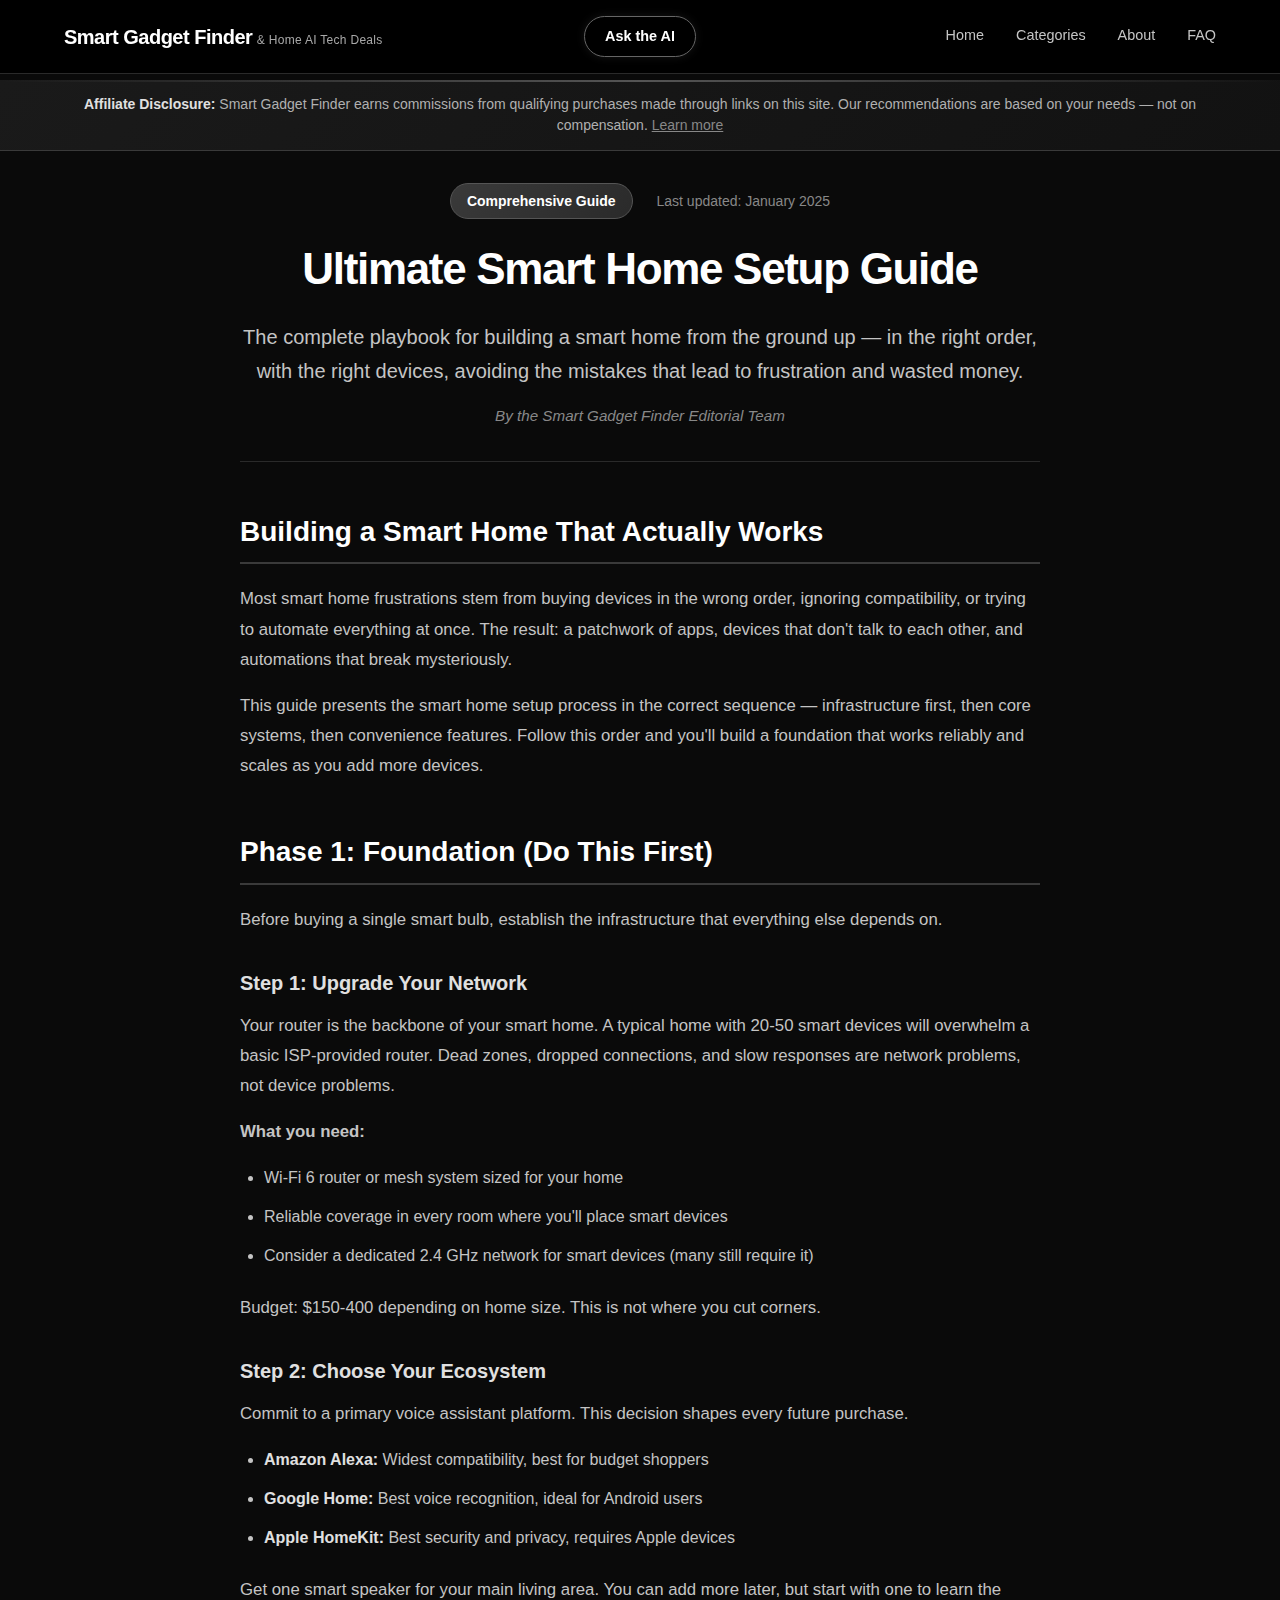
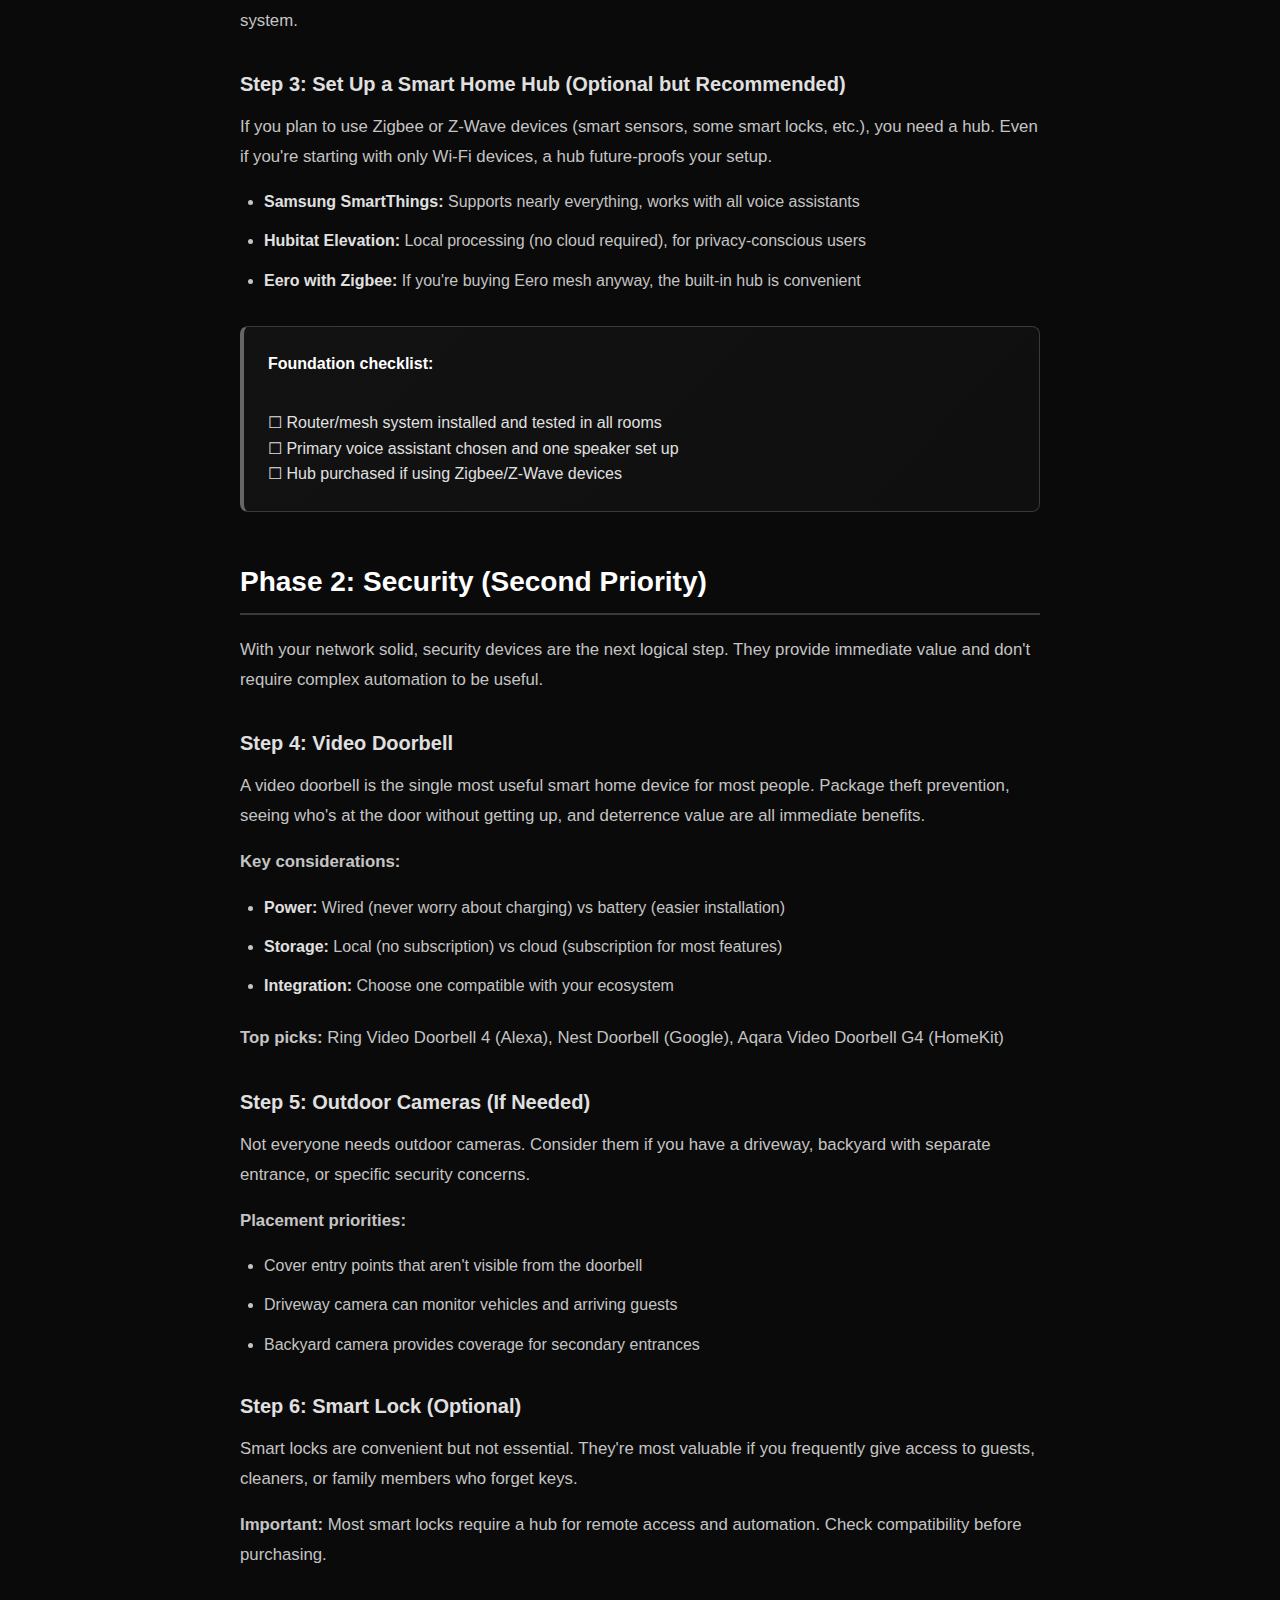
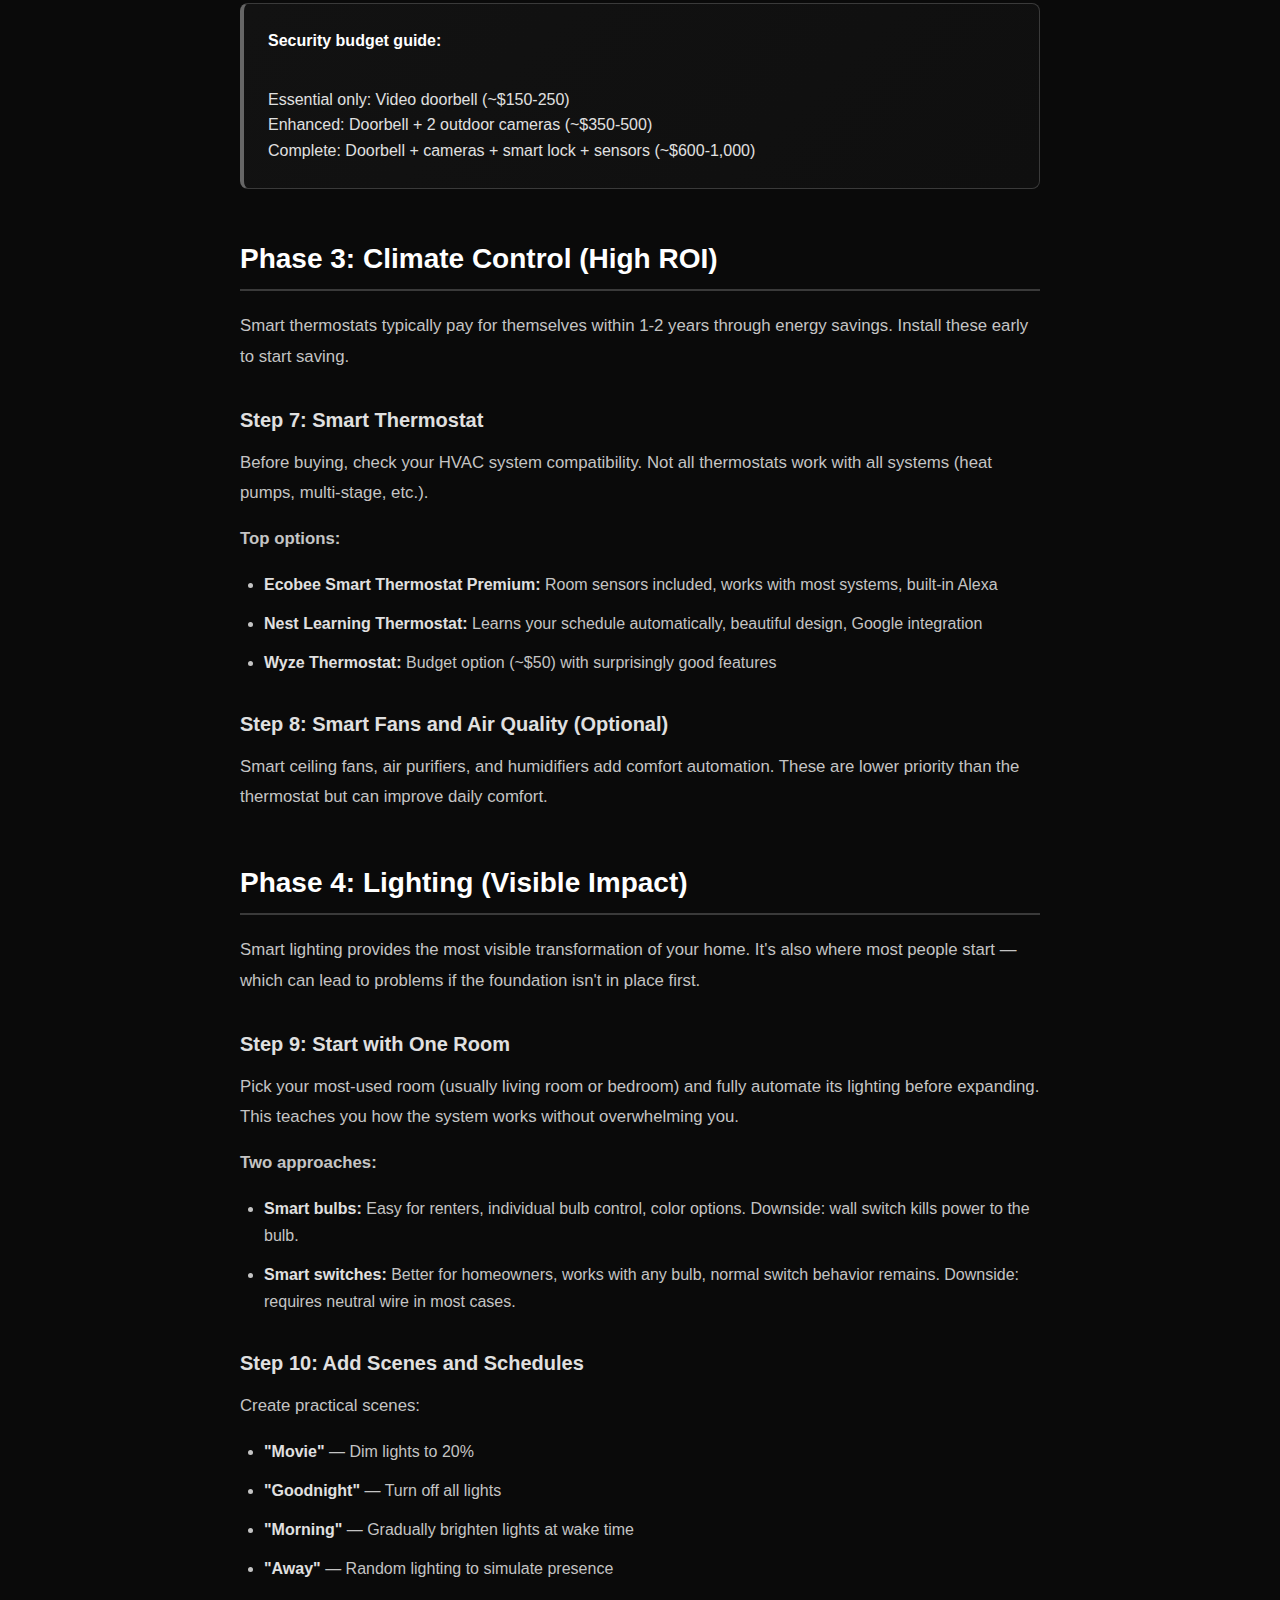
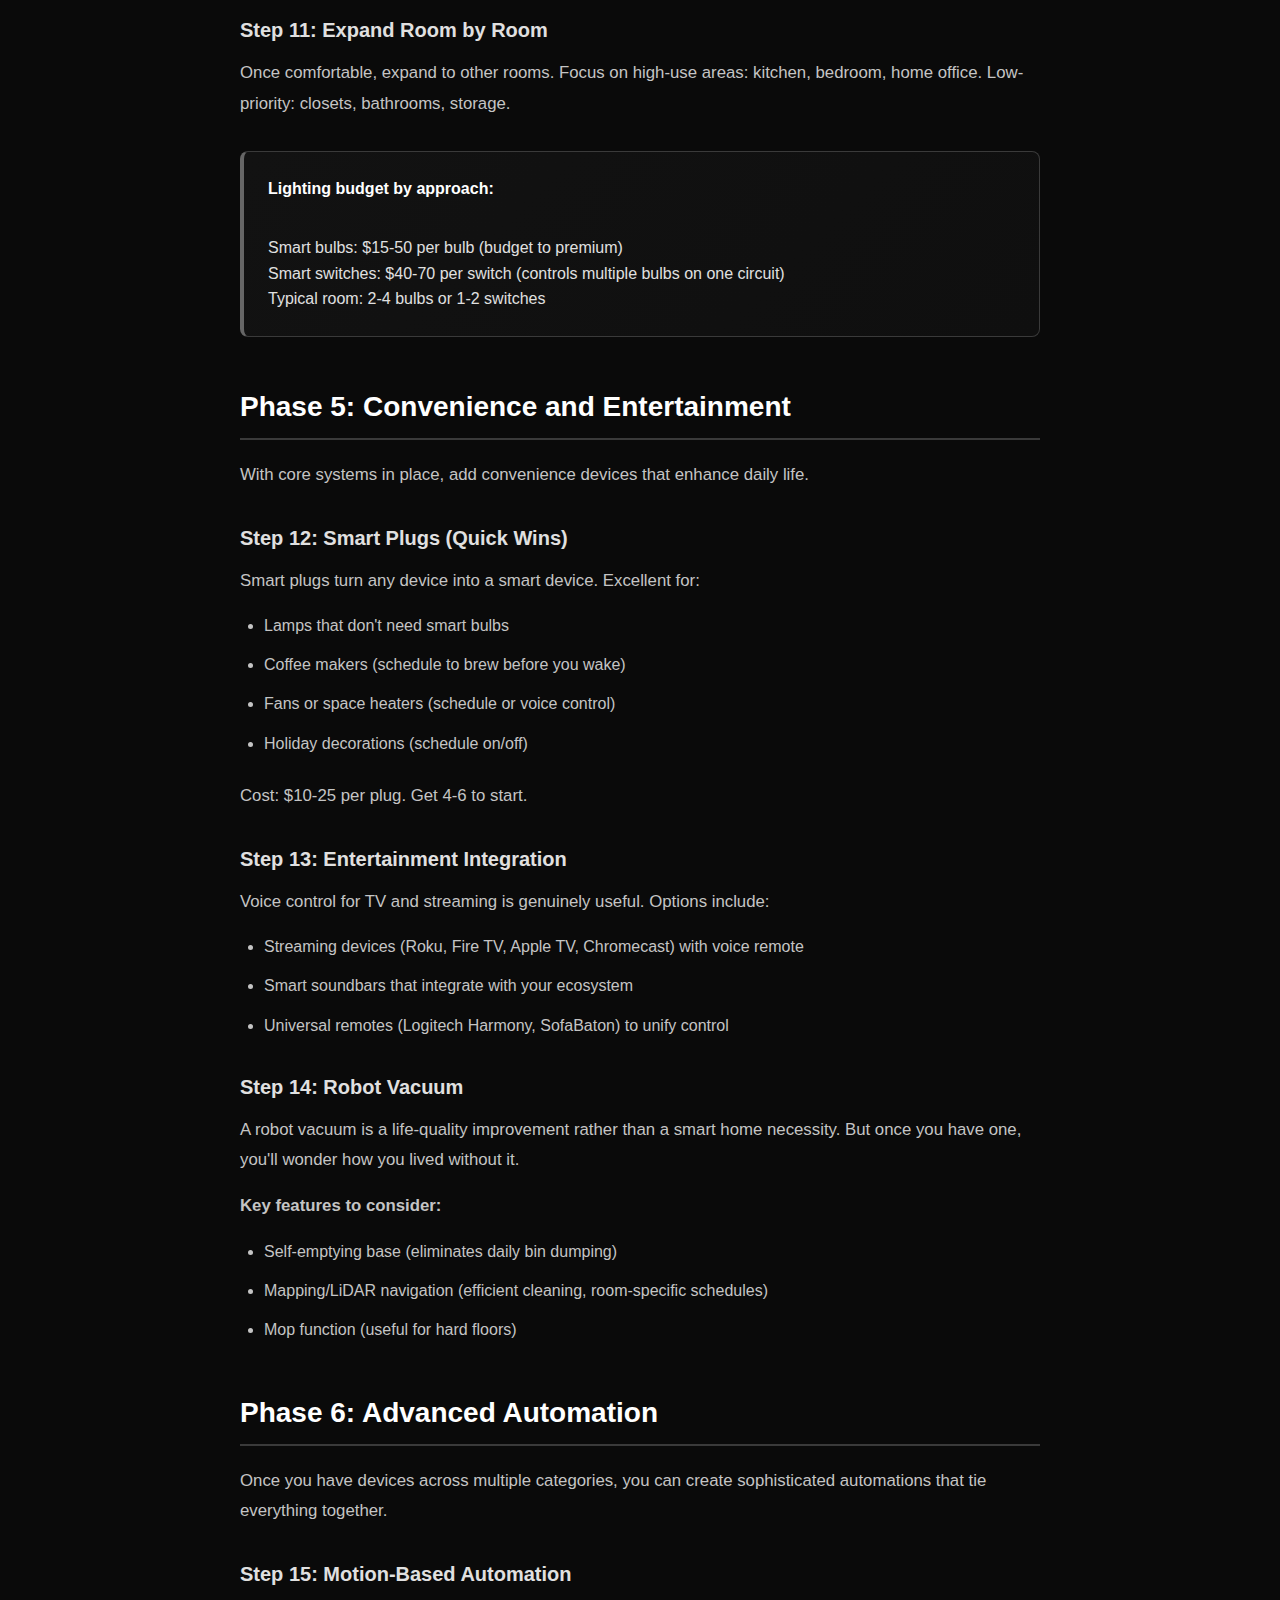
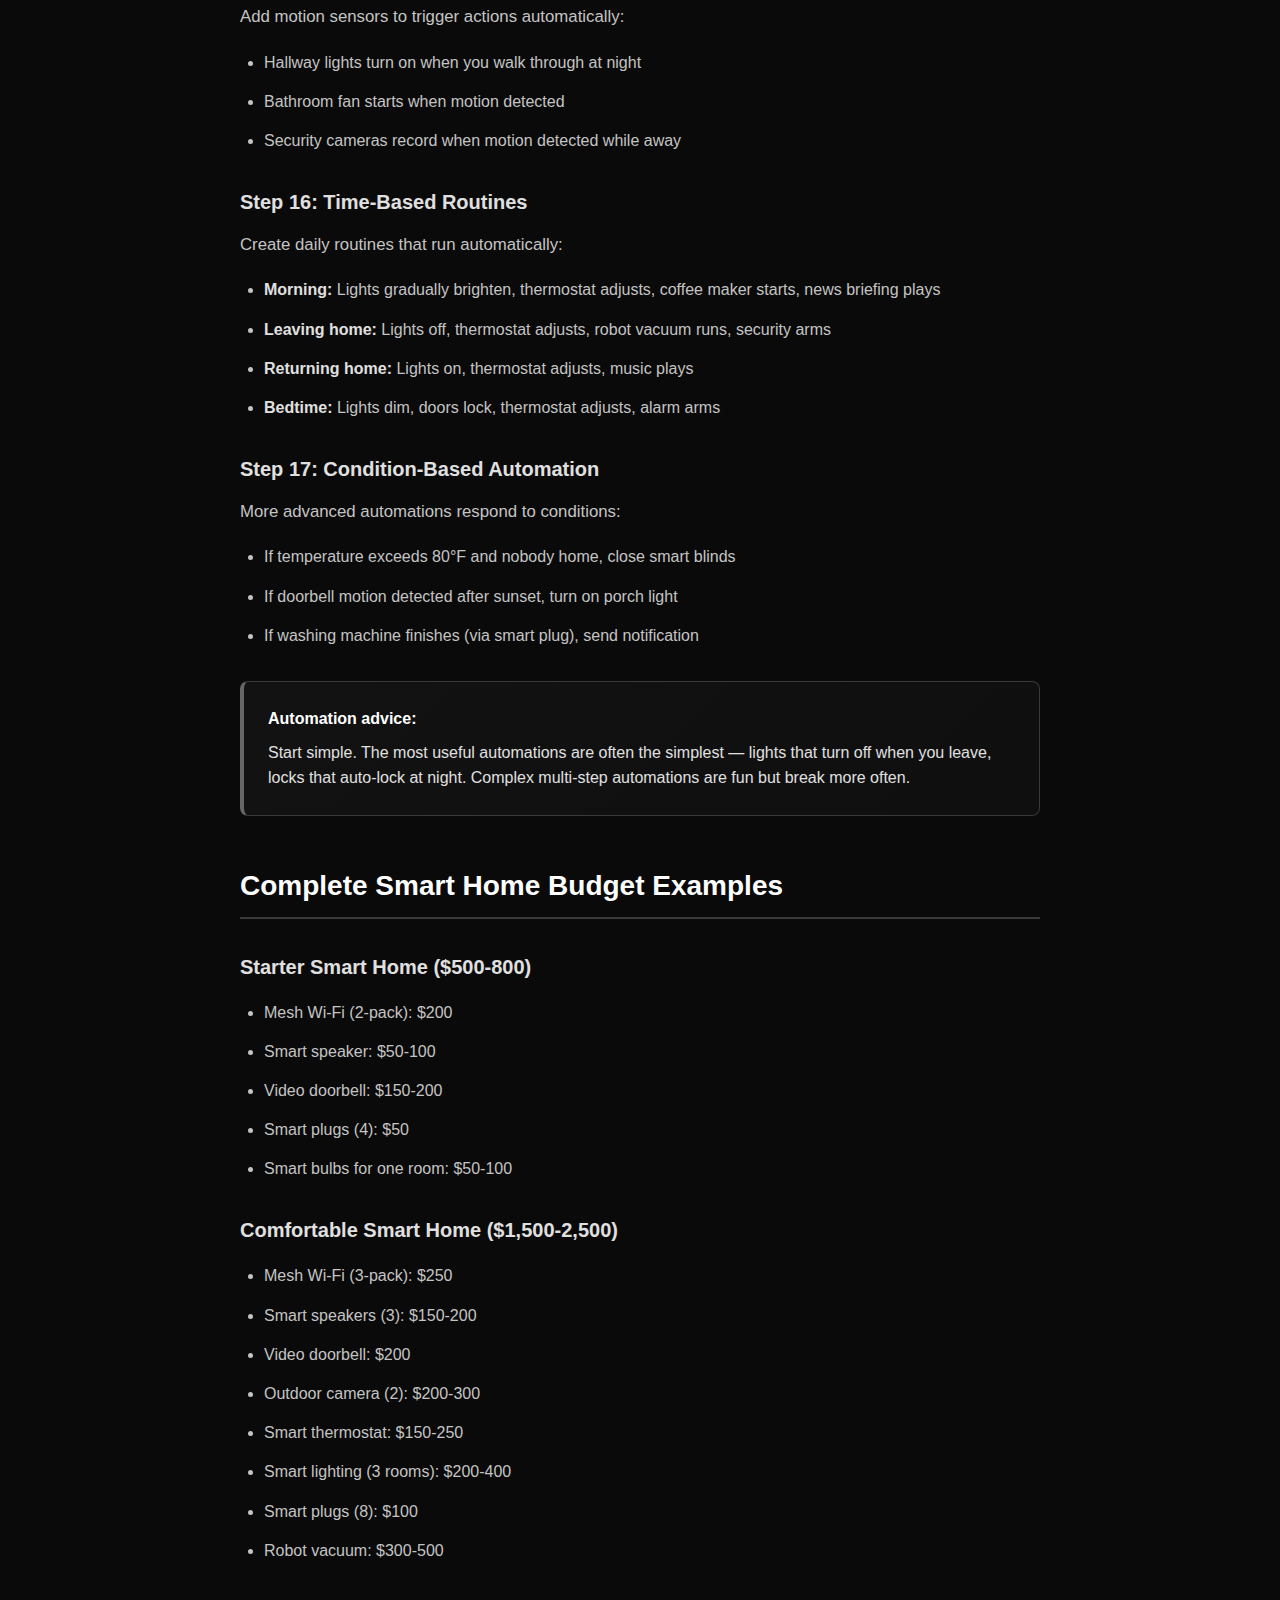
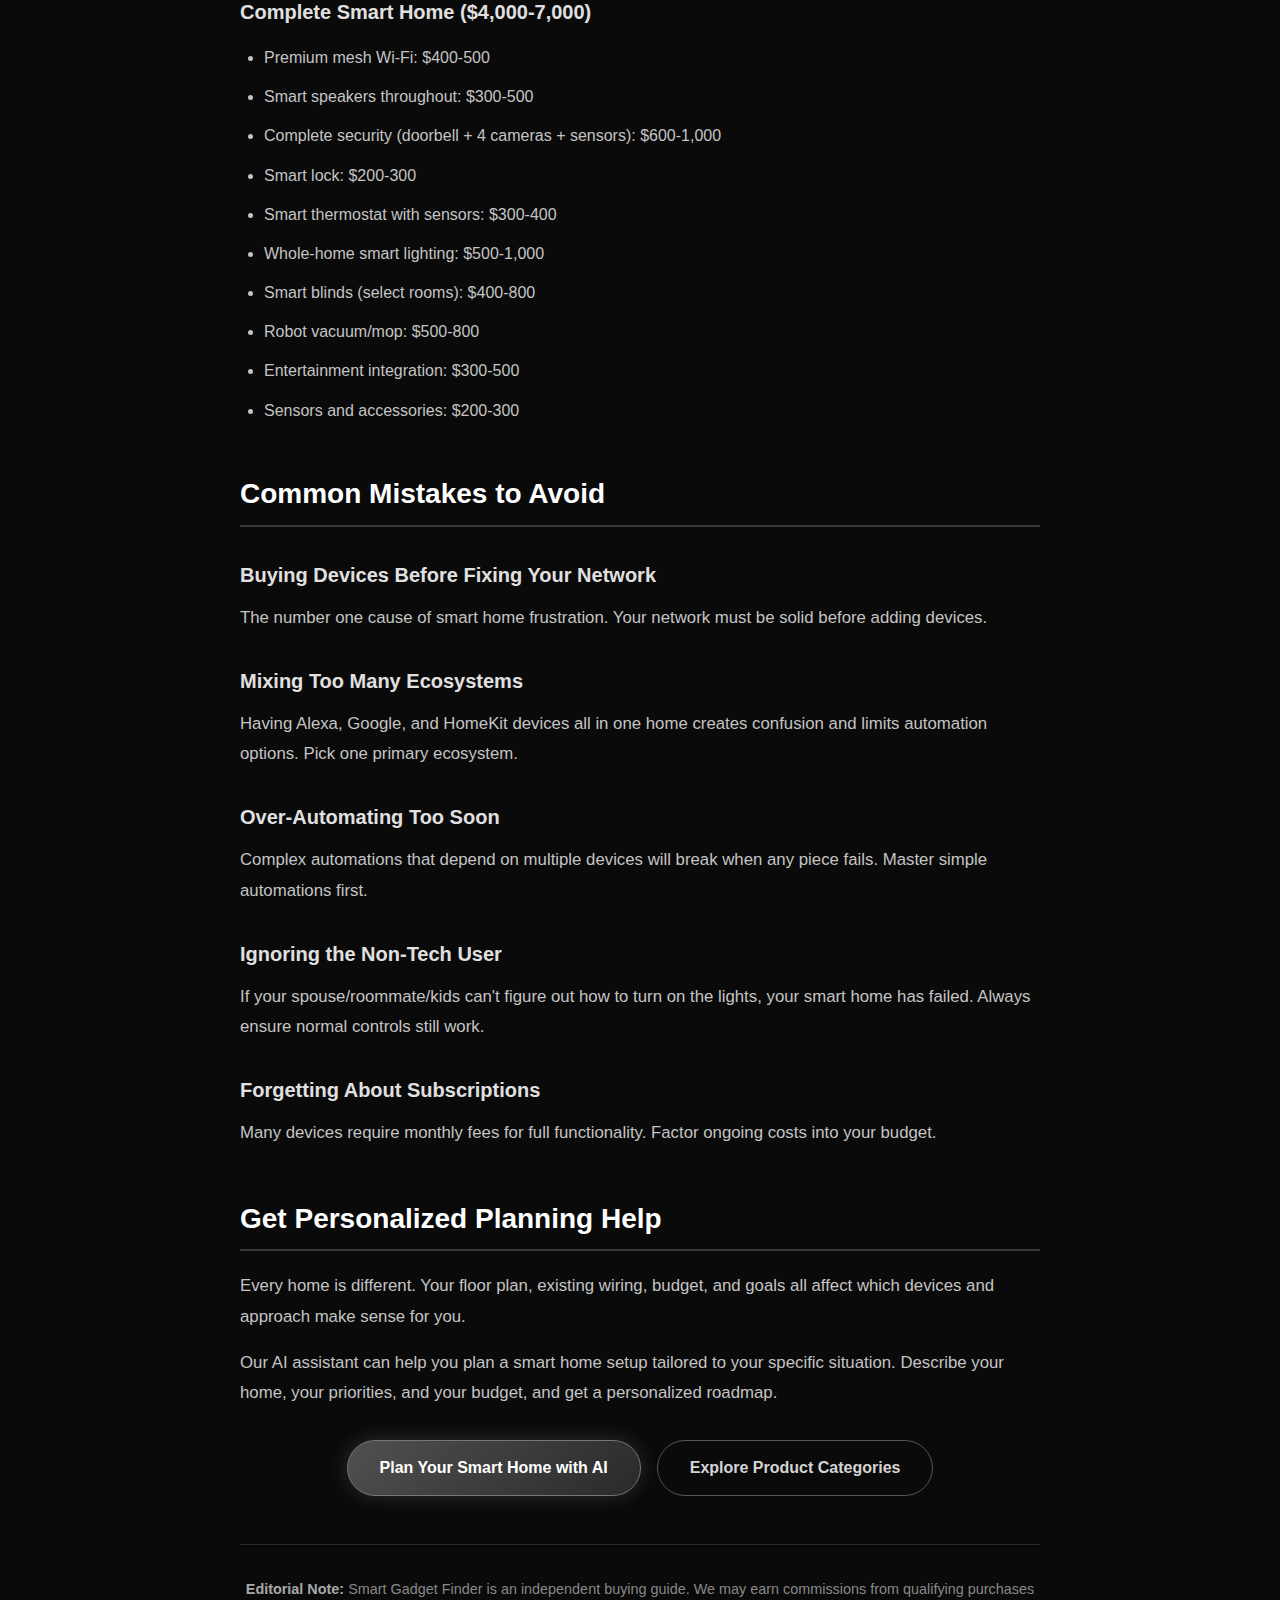
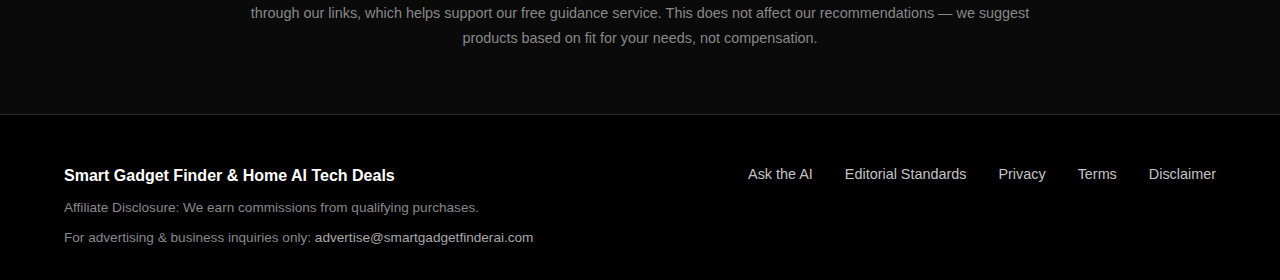
<file: guides/ultimate-smart-home-setup-guide.html>
<!DOCTYPE html>
<html lang="en">
<head>
  <meta charset="UTF-8" />
  <meta name="viewport" content="width=device-width, initial-scale=1.0" />
  <title>Ultimate Smart Home Setup Guide 2025 | Step-by-Step Planning</title>
  <meta name="description" content="Complete guide to planning and building your smart home from scratch. Learn the right order to buy devices, avoid compatibility pitfalls, and create a setup that actually works." />
  <link rel="stylesheet" href="../styles.css" />
  <link rel="canonical" href="https://smartgadgetfinderai.com/guides/ultimate-smart-home-setup-guide" />
  <link rel="icon" href="../favicon.svg" type="image/svg+xml" />
</head>
<body>
  <header class="site-header" id="siteHeader">
    <div class="container header-inner">
      <div class="logo">
        <a href="../index.html" style="text-decoration: none; color: inherit;">
          <span class="logo-main">Smart Gadget Finder</span>
          <span class="logo-sub">&amp; Home AI Tech Deals</span>
        </a>
      </div>
      <a class="nav-cta" href="../chat.html">Ask the AI</a>
      <nav class="main-nav">
        <a href="../index.html" class="nav-link">Home</a>
        <a href="../index.html#categories" class="nav-link">Categories</a>
        <a href="../index.html#about" class="nav-link">About</a>
        <a href="../index.html#faq" class="nav-link">FAQ</a>
      </nav>
    </div>
  </header>

  <!-- Affiliate Disclosure Banner -->
  <div class="affiliate-disclosure-banner">
    <div class="container">
      <p><strong>Affiliate Disclosure:</strong> Smart Gadget Finder earns commissions from qualifying purchases made through links on this site. Our recommendations are based on your needs — not on compensation. <a href="../disclaimer.html">Learn more</a></p>
    </div>
  </div>

  <main>
    <article class="guide-article">
      <div class="container">
        <header class="guide-header">
          <div class="guide-meta">
            <span class="guide-category">Comprehensive Guide</span>
            <span class="guide-date">Last updated: January 2025</span>
          </div>
          <h1>Ultimate Smart Home Setup Guide</h1>
          <p class="guide-subtitle">The complete playbook for building a smart home from the ground up — in the right order, with the right devices, avoiding the mistakes that lead to frustration and wasted money.</p>
          <p class="guide-author">By the Smart Gadget Finder Editorial Team</p>
        </header>

        <div class="guide-content">
          <section class="guide-section">
            <h2>Building a Smart Home That Actually Works</h2>
            <p>
              Most smart home frustrations stem from buying devices in the wrong order, ignoring compatibility, or trying to automate everything at once. The result: a patchwork of apps, devices that don't talk to each other, and automations that break mysteriously.
            </p>
            <p>
              This guide presents the smart home setup process in the correct sequence — infrastructure first, then core systems, then convenience features. Follow this order and you'll build a foundation that works reliably and scales as you add more devices.
            </p>
          </section>

          <section class="guide-section">
            <h2>Phase 1: Foundation (Do This First)</h2>
            <p>
              Before buying a single smart bulb, establish the infrastructure that everything else depends on.
            </p>

            <h3>Step 1: Upgrade Your Network</h3>
            <p>
              Your router is the backbone of your smart home. A typical home with 20-50 smart devices will overwhelm a basic ISP-provided router. Dead zones, dropped connections, and slow responses are network problems, not device problems.
            </p>
            <p>
              <strong>What you need:</strong>
            </p>
            <ul>
              <li>Wi-Fi 6 router or mesh system sized for your home</li>
              <li>Reliable coverage in every room where you'll place smart devices</li>
              <li>Consider a dedicated 2.4 GHz network for smart devices (many still require it)</li>
            </ul>
            <p>
              Budget: $150-400 depending on home size. This is not where you cut corners.
            </p>

            <h3>Step 2: Choose Your Ecosystem</h3>
            <p>
              Commit to a primary voice assistant platform. This decision shapes every future purchase.
            </p>
            <ul>
              <li><strong>Amazon Alexa:</strong> Widest compatibility, best for budget shoppers</li>
              <li><strong>Google Home:</strong> Best voice recognition, ideal for Android users</li>
              <li><strong>Apple HomeKit:</strong> Best security and privacy, requires Apple devices</li>
            </ul>
            <p>
              Get one smart speaker for your main living area. You can add more later, but start with one to learn the system.
            </p>

            <h3>Step 3: Set Up a Smart Home Hub (Optional but Recommended)</h3>
            <p>
              If you plan to use Zigbee or Z-Wave devices (smart sensors, some smart locks, etc.), you need a hub. Even if you're starting with only Wi-Fi devices, a hub future-proofs your setup.
            </p>
            <ul>
              <li><strong>Samsung SmartThings:</strong> Supports nearly everything, works with all voice assistants</li>
              <li><strong>Hubitat Elevation:</strong> Local processing (no cloud required), for privacy-conscious users</li>
              <li><strong>Eero with Zigbee:</strong> If you're buying Eero mesh anyway, the built-in hub is convenient</li>
            </ul>

            <div class="guide-tip">
              <strong>Foundation checklist:</strong><br>
              ☐ Router/mesh system installed and tested in all rooms<br>
              ☐ Primary voice assistant chosen and one speaker set up<br>
              ☐ Hub purchased if using Zigbee/Z-Wave devices
            </div>
          </section>

          <section class="guide-section">
            <h2>Phase 2: Security (Second Priority)</h2>
            <p>
              With your network solid, security devices are the next logical step. They provide immediate value and don't require complex automation to be useful.
            </p>

            <h3>Step 4: Video Doorbell</h3>
            <p>
              A video doorbell is the single most useful smart home device for most people. Package theft prevention, seeing who's at the door without getting up, and deterrence value are all immediate benefits.
            </p>
            <p>
              <strong>Key considerations:</strong>
            </p>
            <ul>
              <li><strong>Power:</strong> Wired (never worry about charging) vs battery (easier installation)</li>
              <li><strong>Storage:</strong> Local (no subscription) vs cloud (subscription for most features)</li>
              <li><strong>Integration:</strong> Choose one compatible with your ecosystem</li>
            </ul>
            <p>
              <strong>Top picks:</strong> Ring Video Doorbell 4 (Alexa), Nest Doorbell (Google), Aqara Video Doorbell G4 (HomeKit)
            </p>

            <h3>Step 5: Outdoor Cameras (If Needed)</h3>
            <p>
              Not everyone needs outdoor cameras. Consider them if you have a driveway, backyard with separate entrance, or specific security concerns.
            </p>
            <p>
              <strong>Placement priorities:</strong>
            </p>
            <ul>
              <li>Cover entry points that aren't visible from the doorbell</li>
              <li>Driveway camera can monitor vehicles and arriving guests</li>
              <li>Backyard camera provides coverage for secondary entrances</li>
            </ul>

            <h3>Step 6: Smart Lock (Optional)</h3>
            <p>
              Smart locks are convenient but not essential. They're most valuable if you frequently give access to guests, cleaners, or family members who forget keys.
            </p>
            <p>
              <strong>Important:</strong> Most smart locks require a hub for remote access and automation. Check compatibility before purchasing.
            </p>

            <div class="guide-tip">
              <strong>Security budget guide:</strong><br>
              Essential only: Video doorbell (~$150-250)<br>
              Enhanced: Doorbell + 2 outdoor cameras (~$350-500)<br>
              Complete: Doorbell + cameras + smart lock + sensors (~$600-1,000)
            </div>
          </section>

          <section class="guide-section">
            <h2>Phase 3: Climate Control (High ROI)</h2>
            <p>
              Smart thermostats typically pay for themselves within 1-2 years through energy savings. Install these early to start saving.
            </p>

            <h3>Step 7: Smart Thermostat</h3>
            <p>
              Before buying, check your HVAC system compatibility. Not all thermostats work with all systems (heat pumps, multi-stage, etc.).
            </p>
            <p>
              <strong>Top options:</strong>
            </p>
            <ul>
              <li><strong>Ecobee Smart Thermostat Premium:</strong> Room sensors included, works with most systems, built-in Alexa</li>
              <li><strong>Nest Learning Thermostat:</strong> Learns your schedule automatically, beautiful design, Google integration</li>
              <li><strong>Wyze Thermostat:</strong> Budget option (~$50) with surprisingly good features</li>
            </ul>

            <h3>Step 8: Smart Fans and Air Quality (Optional)</h3>
            <p>
              Smart ceiling fans, air purifiers, and humidifiers add comfort automation. These are lower priority than the thermostat but can improve daily comfort.
            </p>
          </section>

          <section class="guide-section">
            <h2>Phase 4: Lighting (Visible Impact)</h2>
            <p>
              Smart lighting provides the most visible transformation of your home. It's also where most people start — which can lead to problems if the foundation isn't in place first.
            </p>

            <h3>Step 9: Start with One Room</h3>
            <p>
              Pick your most-used room (usually living room or bedroom) and fully automate its lighting before expanding. This teaches you how the system works without overwhelming you.
            </p>
            <p>
              <strong>Two approaches:</strong>
            </p>
            <ul>
              <li><strong>Smart bulbs:</strong> Easy for renters, individual bulb control, color options. Downside: wall switch kills power to the bulb.</li>
              <li><strong>Smart switches:</strong> Better for homeowners, works with any bulb, normal switch behavior remains. Downside: requires neutral wire in most cases.</li>
            </ul>

            <h3>Step 10: Add Scenes and Schedules</h3>
            <p>
              Create practical scenes:
            </p>
            <ul>
              <li><strong>"Movie"</strong> — Dim lights to 20%</li>
              <li><strong>"Goodnight"</strong> — Turn off all lights</li>
              <li><strong>"Morning"</strong> — Gradually brighten lights at wake time</li>
              <li><strong>"Away"</strong> — Random lighting to simulate presence</li>
            </ul>

            <h3>Step 11: Expand Room by Room</h3>
            <p>
              Once comfortable, expand to other rooms. Focus on high-use areas: kitchen, bedroom, home office. Low-priority: closets, bathrooms, storage.
            </p>

            <div class="guide-tip">
              <strong>Lighting budget by approach:</strong><br>
              Smart bulbs: $15-50 per bulb (budget to premium)<br>
              Smart switches: $40-70 per switch (controls multiple bulbs on one circuit)<br>
              Typical room: 2-4 bulbs or 1-2 switches
            </div>
          </section>

          <section class="guide-section">
            <h2>Phase 5: Convenience and Entertainment</h2>
            <p>
              With core systems in place, add convenience devices that enhance daily life.
            </p>

            <h3>Step 12: Smart Plugs (Quick Wins)</h3>
            <p>
              Smart plugs turn any device into a smart device. Excellent for:
            </p>
            <ul>
              <li>Lamps that don't need smart bulbs</li>
              <li>Coffee makers (schedule to brew before you wake)</li>
              <li>Fans or space heaters (schedule or voice control)</li>
              <li>Holiday decorations (schedule on/off)</li>
            </ul>
            <p>
              Cost: $10-25 per plug. Get 4-6 to start.
            </p>

            <h3>Step 13: Entertainment Integration</h3>
            <p>
              Voice control for TV and streaming is genuinely useful. Options include:
            </p>
            <ul>
              <li>Streaming devices (Roku, Fire TV, Apple TV, Chromecast) with voice remote</li>
              <li>Smart soundbars that integrate with your ecosystem</li>
              <li>Universal remotes (Logitech Harmony, SofaBaton) to unify control</li>
            </ul>

            <h3>Step 14: Robot Vacuum</h3>
            <p>
              A robot vacuum is a life-quality improvement rather than a smart home necessity. But once you have one, you'll wonder how you lived without it.
            </p>
            <p>
              <strong>Key features to consider:</strong>
            </p>
            <ul>
              <li>Self-emptying base (eliminates daily bin dumping)</li>
              <li>Mapping/LiDAR navigation (efficient cleaning, room-specific schedules)</li>
              <li>Mop function (useful for hard floors)</li>
            </ul>
          </section>

          <section class="guide-section">
            <h2>Phase 6: Advanced Automation</h2>
            <p>
              Once you have devices across multiple categories, you can create sophisticated automations that tie everything together.
            </p>

            <h3>Step 15: Motion-Based Automation</h3>
            <p>
              Add motion sensors to trigger actions automatically:
            </p>
            <ul>
              <li>Hallway lights turn on when you walk through at night</li>
              <li>Bathroom fan starts when motion detected</li>
              <li>Security cameras record when motion detected while away</li>
            </ul>

            <h3>Step 16: Time-Based Routines</h3>
            <p>
              Create daily routines that run automatically:
            </p>
            <ul>
              <li><strong>Morning:</strong> Lights gradually brighten, thermostat adjusts, coffee maker starts, news briefing plays</li>
              <li><strong>Leaving home:</strong> Lights off, thermostat adjusts, robot vacuum runs, security arms</li>
              <li><strong>Returning home:</strong> Lights on, thermostat adjusts, music plays</li>
              <li><strong>Bedtime:</strong> Lights dim, doors lock, thermostat adjusts, alarm arms</li>
            </ul>

            <h3>Step 17: Condition-Based Automation</h3>
            <p>
              More advanced automations respond to conditions:
            </p>
            <ul>
              <li>If temperature exceeds 80°F and nobody home, close smart blinds</li>
              <li>If doorbell motion detected after sunset, turn on porch light</li>
              <li>If washing machine finishes (via smart plug), send notification</li>
            </ul>

            <div class="guide-tip">
              <strong>Automation advice:</strong> Start simple. The most useful automations are often the simplest — lights that turn off when you leave, locks that auto-lock at night. Complex multi-step automations are fun but break more often.
            </div>
          </section>

          <section class="guide-section">
            <h2>Complete Smart Home Budget Examples</h2>

            <h3>Starter Smart Home ($500-800)</h3>
            <ul>
              <li>Mesh Wi-Fi (2-pack): $200</li>
              <li>Smart speaker: $50-100</li>
              <li>Video doorbell: $150-200</li>
              <li>Smart plugs (4): $50</li>
              <li>Smart bulbs for one room: $50-100</li>
            </ul>

            <h3>Comfortable Smart Home ($1,500-2,500)</h3>
            <ul>
              <li>Mesh Wi-Fi (3-pack): $250</li>
              <li>Smart speakers (3): $150-200</li>
              <li>Video doorbell: $200</li>
              <li>Outdoor camera (2): $200-300</li>
              <li>Smart thermostat: $150-250</li>
              <li>Smart lighting (3 rooms): $200-400</li>
              <li>Smart plugs (8): $100</li>
              <li>Robot vacuum: $300-500</li>
            </ul>

            <h3>Complete Smart Home ($4,000-7,000)</h3>
            <ul>
              <li>Premium mesh Wi-Fi: $400-500</li>
              <li>Smart speakers throughout: $300-500</li>
              <li>Complete security (doorbell + 4 cameras + sensors): $600-1,000</li>
              <li>Smart lock: $200-300</li>
              <li>Smart thermostat with sensors: $300-400</li>
              <li>Whole-home smart lighting: $500-1,000</li>
              <li>Smart blinds (select rooms): $400-800</li>
              <li>Robot vacuum/mop: $500-800</li>
              <li>Entertainment integration: $300-500</li>
              <li>Sensors and accessories: $200-300</li>
            </ul>
          </section>

          <section class="guide-section">
            <h2>Common Mistakes to Avoid</h2>

            <h3>Buying Devices Before Fixing Your Network</h3>
            <p>
              The number one cause of smart home frustration. Your network must be solid before adding devices.
            </p>

            <h3>Mixing Too Many Ecosystems</h3>
            <p>
              Having Alexa, Google, and HomeKit devices all in one home creates confusion and limits automation options. Pick one primary ecosystem.
            </p>

            <h3>Over-Automating Too Soon</h3>
            <p>
              Complex automations that depend on multiple devices will break when any piece fails. Master simple automations first.
            </p>

            <h3>Ignoring the Non-Tech User</h3>
            <p>
              If your spouse/roommate/kids can't figure out how to turn on the lights, your smart home has failed. Always ensure normal controls still work.
            </p>

            <h3>Forgetting About Subscriptions</h3>
            <p>
              Many devices require monthly fees for full functionality. Factor ongoing costs into your budget.
            </p>
          </section>

          <section class="guide-section">
            <h2>Get Personalized Planning Help</h2>
            <p>
              Every home is different. Your floor plan, existing wiring, budget, and goals all affect which devices and approach make sense for you.
            </p>
            <p>
              Our AI assistant can help you plan a smart home setup tailored to your specific situation. Describe your home, your priorities, and your budget, and get a personalized roadmap.
            </p>
            <div class="guide-cta">
              <a href="../chat.html" class="btn btn-primary">Plan Your Smart Home with AI</a>
              <a href="../index.html#categories" class="btn btn-ghost">Explore Product Categories</a>
            </div>
          </section>
        </div>

        <footer class="guide-footer">
          <p class="guide-disclaimer">
            <strong>Editorial Note:</strong> Smart Gadget Finder is an independent buying guide. We may earn commissions from qualifying purchases through our links, which helps support our free guidance service. This does not affect our recommendations — we suggest products based on fit for your needs, not compensation.
          </p>
        </footer>
      </div>
    </article>
  </main>

  <footer class="site-footer">
    <div class="container footer-inner">
      <div>
        <strong>Smart Gadget Finder &amp; Home AI Tech Deals</strong>
        <p class="footer-meta">
          Affiliate Disclosure: We earn commissions from qualifying purchases.
        </p>
        <p class="footer-meta">
          For advertising &amp; business inquiries only:
          <a href="mailto:advertise@smartgadgetfinderai.com">advertise@smartgadgetfinderai.com</a>
        </p>
      </div>
      <div class="footer-links">
        <a href="../chat.html">Ask the AI</a>
        <a href="../editorial.html">Editorial Standards</a>
        <a href="../privacy.html">Privacy</a>
        <a href="../terms.html">Terms</a>
        <a href="../disclaimer.html">Disclaimer</a>
      </div>
    </div>
  </footer>

  <script>
    const header = document.getElementById('siteHeader');
    window.addEventListener('scroll', () => {
      if (window.scrollY > 10) {
        header.classList.add('site-header--scrolled');
      } else {
        header.classList.remove('site-header--scrolled');
      }
    });
  </script>
</body>
</html>
</file>
<file: styles.css>
/* ===================================
   RESET & BASE STYLES
   =================================== */
* {
  margin: 0;
  padding: 0;
  box-sizing: border-box;
}

html {
  scroll-behavior: smooth;
}

body {
  margin: 0;
  font-family: -apple-system, BlinkMacSystemFont, 'Segoe UI', 'Roboto', 'Oxygen', 'Ubuntu', 'Cantarell', 'Fira Sans', 'Droid Sans', 'Helvetica Neue', sans-serif;
  -webkit-font-smoothing: antialiased;
  -moz-osx-font-smoothing: grayscale;
  background: #0a0a0a;
  color: #e0e0e0;
  line-height: 1.6;
}

/* ===================================
   CONTAINER & LAYOUT
   =================================== */
.container {
  max-width: 1200px;
  margin: 0 auto;
  padding: 0 1.5rem;
}

.text-block {
  max-width: 800px;
  margin: 0 auto;
}

/* ===================================
   HEADER - STICKY WITH BLACK & SILVER
   =================================== */
.site-header {
  position: fixed;
  top: 0;
  left: 0;
  right: 0;
  z-index: 1000;
  background: rgba(0, 0, 0, 0.95);
  backdrop-filter: blur(10px);
  border-bottom: 1px solid #2a2a2a;
  transition: all 0.3s ease;
}

.site-header--scrolled {
  background: rgba(0, 0, 0, 0.98);
  border-bottom: 1px solid #404040;
  box-shadow: 0 4px 12px rgba(0, 0, 0, 0.5);
}

.header-inner {
  display: grid;
  grid-template-columns: 1fr auto 1fr;
  align-items: center;
  padding: 1rem 1.5rem;
  gap: 2rem;
}

.logo {
  display: flex;
  flex-direction: column;
  gap: 0.25rem;
}

.logo-main {
  font-size: 1.25rem;
  font-weight: 700;
  color: #ffffff;
  letter-spacing: -0.025em;
}

.logo-sub {
  font-size: 0.75rem;
  color: #a8a8a8;
  letter-spacing: 0.025em;
}

.main-nav {
  display: flex;
  align-items: center;
  justify-content: flex-end;
  gap: 2rem;
  flex-wrap: wrap;
}

.nav-link {
  color: #c4c4c4;
  text-decoration: none;
  font-size: 0.9rem;
  font-weight: 500;
  position: relative;
  transition: all 0.2s ease;
  padding-bottom: 2px;
}

.nav-link:hover {
  color: #ffffff;
}

.nav-link::after {
  content: '';
  position: absolute;
  bottom: 0;
  left: 0;
  width: 0;
  height: 1px;
  background: linear-gradient(90deg, #888888, #d4d4d4);
  transition: width 0.3s ease;
}

.nav-link:hover::after {
  width: 100%;
}

.nav-cta {
  color: #ffffff;
  text-decoration: none;
  font-size: 0.9rem;
  font-weight: 600;
  padding: 0.5rem 1.25rem;
  border: 1px solid #666666;
  border-radius: 50px;
  background: #000000;
  transition: all 0.3s ease;
  box-shadow: 0 0 10px rgba(100, 100, 100, 0.2);
  white-space: nowrap;
  justify-self: center;
}

.nav-cta:hover {
  border-color: #999999;
  background: rgba(100, 100, 100, 0.1);
  box-shadow: 0 0 20px rgba(150, 150, 150, 0.4);
  transform: translateY(-1px);
}

/* ===================================
   AFFILIATE DISCLOSURE BANNER
   =================================== */
.affiliate-disclosure-banner {
  background: linear-gradient(135deg, #1a1a1a 0%, #121212 100%);
  border-bottom: 1px solid #3a3a3a;
  padding: 0.875rem 0;
  margin-top: 80px;
  position: relative;
}

.affiliate-disclosure-banner::before {
  content: '';
  position: absolute;
  top: 0;
  left: 0;
  right: 0;
  height: 2px;
  background: linear-gradient(90deg, transparent 0%, #555555 50%, transparent 100%);
}

.affiliate-disclosure-banner p {
  font-size: 0.875rem;
  color: #b0b0b0;
  line-height: 1.5;
  text-align: center;
  margin: 0;
}

.affiliate-disclosure-banner strong {
  color: #e0e0e0;
  font-weight: 600;
}

.affiliate-disclosure-banner a {
  color: #888888;
  text-decoration: underline;
  transition: color 0.2s ease;
}

.affiliate-disclosure-banner a:hover {
  color: #ffffff;
}

/* ===================================
   MAIN CONTENT - ACCOUNT FOR HEADER
   =================================== */
main {
  padding-top: 0; /* Disclosure banner handles the top spacing now */
}

/* ===================================
   SECTIONS
   =================================== */
.section {
  padding: 4rem 0;
  background: #0a0a0a;
  position: relative;
}

.section::after {
  content: '';
  position: absolute;
  bottom: 0;
  left: 10%;
  right: 10%;
  height: 1px;
  background: linear-gradient(90deg, transparent 0%, #3a3a3a 20%, #555555 50%, #3a3a3a 80%, transparent 100%);
  opacity: 0.5;
}

.section-title {
  font-size: 2.5rem;
  font-weight: 700;
  color: #ffffff;
  margin-bottom: 3rem;
  text-align: center;
  letter-spacing: -0.025em;
  position: relative;
  padding-bottom: 1rem;
}

.section-title::after {
  content: '';
  position: absolute;
  bottom: 0;
  left: 50%;
  transform: translateX(-50%);
  width: 100px;
  height: 2px;
  background: linear-gradient(90deg, transparent 0%, #888888 50%, transparent 100%);
  box-shadow: 0 0 10px rgba(136, 136, 136, 0.5);
}

.section-divider {
  width: 80px;
  height: 2px;
  background: linear-gradient(90deg, #555555, #999999, #555555);
  margin: 0 auto 2rem;
}

/* ===================================
   HERO SECTION - BLACK & SILVER
   =================================== */
.hero {
  padding: 6rem 0;
  background: linear-gradient(135deg, #0d0d0d 0%, #151515 50%, #0d0d0d 100%);
  position: relative;
  overflow: hidden;
  border-bottom: 1px solid #2a2a2a;
}

.hero::before {
  content: '';
  position: absolute;
  top: 0;
  left: 0;
  right: 0;
  bottom: 0;
  background:
    radial-gradient(circle at 20% 50%, rgba(120, 120, 120, 0.08) 0%, transparent 50%),
    radial-gradient(circle at 80% 50%, rgba(100, 100, 100, 0.08) 0%, transparent 50%);
  pointer-events: none;
}

.hero-inner {
  display: grid;
  grid-template-columns: 1fr 1fr;
  gap: 4rem;
  align-items: center;
  position: relative;
  z-index: 1;
}

.hero-text h1 {
  font-size: 3rem;
  font-weight: 800;
  color: #ffffff;
  line-height: 1.15;
  margin-bottom: 1.5rem;
  letter-spacing: -0.03em;
}

.hero-description {
  font-size: 1.15rem;
  color: #c4c4c4;
  line-height: 1.7;
  margin-bottom: 2rem;
}

.hero-actions {
  display: flex;
  gap: 1rem;
  margin-bottom: 1.5rem;
  flex-wrap: wrap;
}

.btn {
  display: inline-block;
  padding: 0.875rem 2rem;
  font-size: 1rem;
  font-weight: 600;
  text-decoration: none;
  border-radius: 50px;
  transition: all 0.3s ease;
  cursor: pointer;
  border: none;
}

.btn-primary {
  background: linear-gradient(135deg, #505050 0%, #2a2a2a 100%);
  color: #ffffff;
  border: 1px solid #777777;
  box-shadow: 0 0 20px rgba(120, 120, 120, 0.35), 0 4px 12px rgba(0, 0, 0, 0.3);
}

.btn-primary:hover {
  background: linear-gradient(135deg, #606060 0%, #3a3a3a 100%);
  border-color: #999999;
  box-shadow: 0 0 30px rgba(150, 150, 150, 0.6), 0 6px 16px rgba(0, 0, 0, 0.4);
  transform: translateY(-2px);
}

.btn-ghost {
  background: transparent;
  color: #d4d4d4;
  border: 1px solid #555555;
}

.btn-ghost:hover {
  background: rgba(100, 100, 100, 0.1);
  border-color: #888888;
  color: #ffffff;
  box-shadow: 0 0 15px rgba(100, 100, 100, 0.3);
  transform: translateY(-2px);
}

.hero-subcopy {
  font-size: 0.95rem;
  color: #999999;
  font-style: italic;
}

.hero-panel {
  background: linear-gradient(135deg, #0f0f0f 0%, #1a1a1a 100%);
  padding: 2.5rem;
  border-radius: 12px;
  border: 1px solid #3a3a3a;
  box-shadow: 0 8px 24px rgba(0, 0, 0, 0.6), inset 0 1px 0 rgba(120, 120, 120, 0.1);
  position: relative;
}

.hero-panel::before {
  content: '';
  position: absolute;
  top: 0;
  left: 0;
  right: 0;
  bottom: 0;
  border-radius: 12px;
  padding: 1px;
  background: linear-gradient(135deg, #666666, #2a2a2a);
  -webkit-mask: linear-gradient(#fff 0 0) content-box, linear-gradient(#fff 0 0);
  -webkit-mask-composite: xor;
  mask-composite: exclude;
  pointer-events: none;
}

.hero-panel-title {
  font-size: 1.5rem;
  font-weight: 700;
  color: #ffffff;
  margin-bottom: 1.5rem;
  letter-spacing: -0.025em;
}

.hero-list {
  list-style: none;
  display: flex;
  flex-direction: column;
  gap: 1rem;
}

.hero-list li {
  color: #c4c4c4;
  padding-left: 1.75rem;
  position: relative;
  line-height: 1.6;
}

.hero-list li::before {
  content: '▸';
  position: absolute;
  left: 0;
  color: #888888;
  font-size: 1.25rem;
  line-height: 1.4;
}

/* ===================================
   HOW IT WORKS SECTION
   =================================== */
.how-it-works-section {
  background: linear-gradient(180deg, #0a0a0a 0%, #121212 50%, #0a0a0a 100%);
  padding: 5rem 0;
}

.grid {
  display: grid;
  gap: 2rem;
}

.grid.three {
  grid-template-columns: repeat(3, 1fr);
}

.grid.four {
  grid-template-columns: repeat(4, 1fr);
}

.card {
  background: linear-gradient(135deg, #121212 0%, #1a1a1a 100%);
  padding: 2rem;
  border-radius: 12px;
  border: 1px solid #3a3a3a;
  transition: all 0.3s ease;
  position: relative;
  box-shadow: 0 2px 8px rgba(0, 0, 0, 0.4), inset 0 1px 0 rgba(100, 100, 100, 0.08);
}

.card:hover {
  border-color: #555555;
  box-shadow: 0 8px 24px rgba(0, 0, 0, 0.6), 0 0 20px rgba(120, 120, 120, 0.15);
  transform: translateY(-4px);
}

.step-card {
  position: relative;
  padding-top: 1rem;
}

.step-number {
  position: absolute;
  top: 1rem;
  left: 1rem;
  font-size: 0.5rem;
  font-weight: 500;
  color: #666666;
  letter-spacing: 0.05em;
  padding: 0.25rem 0.5rem;
  border: 0.5px solid #333333;
  border-radius: 10px;
  background: rgba(0, 0, 0, 0.3);
  box-shadow: none;
}

.card h3 {
  font-size: 1.35rem;
  font-weight: 700;
  color: #ffffff;
  margin-bottom: 1rem;
  letter-spacing: -0.025em;
}

.card p {
  color: #c4c4c4;
  line-height: 1.7;
}

/* ===================================
   CATEGORIES SECTION
   =================================== */
.categories-section {
  background: linear-gradient(180deg, #0a0a0a 0%, #0f0f0f 50%, #0a0a0a 100%);
  padding: 5rem 0;
}

/* Categories editorial intro */
.categories-intro {
  max-width: 900px;
  margin: 0 auto 3rem;
  text-align: center;
}

.categories-lead {
  font-size: 1.15rem;
  color: #d4d4d4;
  line-height: 1.8;
  margin-bottom: 1.5rem;
}

.categories-value {
  font-size: 1rem;
  color: #a8a8a8;
  line-height: 1.7;
  padding: 1.5rem 2rem;
  background: linear-gradient(135deg, #121212 0%, #0f0f0f 100%);
  border: 1px solid #3a3a3a;
  border-radius: 12px;
  border-left: 3px solid #555555;
}

.categories-value strong {
  color: #e0e0e0;
}

/* Category card guidance text */
.category-guidance {
  font-size: 0.875rem;
  color: #888888;
  line-height: 1.6;
  font-style: italic;
  margin-top: 0.5rem;
}

.card-category {
  display: flex;
  flex-direction: column;
  gap: 1rem;
  padding: 2.5rem;
}

.mini-links {
  list-style: none;
  display: flex;
  flex-direction: column;
  gap: 0.75rem;
  margin-top: auto;
}

.mini-links li {
  padding-left: 0;
}

.mini-links a {
  color: #a8a8a8;
  text-decoration: none;
  font-size: 0.9rem;
  transition: all 0.2s ease;
  border-bottom: 1px solid transparent;
  display: inline-block;
}

.mini-links a:hover {
  color: #ffffff;
  border-bottom-color: #888888;
}

/* ===================================
   WHY WE'RE #1 SECTION - HIGH-TECH
   =================================== */
.why-number-one-section {
  background: linear-gradient(180deg, #0a0a0a 0%, #0f0f0f 50%, #0a0a0a 100%);
  padding: 5rem 0;
  position: relative;
  overflow: hidden;
}

.why-number-one-section::before {
  content: '';
  position: absolute;
  top: 0;
  left: 0;
  right: 0;
  height: 1px;
  background: linear-gradient(90deg, transparent 0%, #555555 50%, transparent 100%);
  box-shadow: 0 0 8px rgba(85, 85, 85, 0.5);
}

.why-number-one-section::after {
  content: '';
  position: absolute;
  bottom: 0;
  left: 0;
  right: 0;
  height: 1px;
  background: linear-gradient(90deg, transparent 0%, #555555 50%, transparent 100%);
  box-shadow: 0 0 8px rgba(85, 85, 85, 0.5);
}

.why-intro {
  max-width: 900px;
  margin: 0 auto 3rem;
  text-align: center;
}

.why-lead {
  font-size: 1.2rem;
  color: #e5e5e5;
  line-height: 1.8;
  font-weight: 300;
  padding: 2rem;
  border: 1px solid #3a3a3a;
  border-radius: 12px;
  background: linear-gradient(135deg, #121212 0%, #0f0f0f 100%);
  box-shadow: 0 4px 20px rgba(0, 0, 0, 0.5), inset 0 1px 0 rgba(120, 120, 120, 0.1);
}

.why-pillars {
  margin-bottom: 3rem;
}

.pillar-card {
  position: relative;
  padding: 2.5rem 2rem;
  background: linear-gradient(135deg, #121212 0%, #0f0f0f 100%);
  border: 1px solid #3a3a3a;
  transition: all 0.4s ease;
}

.pillar-card::before {
  content: '';
  position: absolute;
  top: 0;
  left: 0;
  width: 100%;
  height: 3px;
  background: linear-gradient(90deg, transparent 0%, #777777 50%, transparent 100%);
  opacity: 0;
  transition: opacity 0.4s ease;
  box-shadow: 0 0 10px rgba(119, 119, 119, 0.5);
}

.pillar-card:hover {
  border-color: #666666;
  box-shadow: 0 12px 32px rgba(0, 0, 0, 0.7), 0 0 40px rgba(120, 120, 120, 0.2);
  transform: translateY(-8px);
}

.pillar-card:hover::before {
  opacity: 1;
}

.pillar-icon {
  font-size: 2.5rem;
  color: #888888;
  margin-bottom: 1rem;
  line-height: 1;
  text-shadow: 0 0 20px rgba(136, 136, 136, 0.3);
}

.why-trust-bar {
  display: grid;
  grid-template-columns: repeat(3, 1fr);
  gap: 2rem;
  max-width: 1000px;
  margin: 0 auto;
  padding: 2.5rem;
  border: 1px solid #2a2a2a;
  border-radius: 12px;
  background: linear-gradient(135deg, #000000 0%, #0a0a0a 100%);
  position: relative;
}

.why-trust-bar::before {
  content: '';
  position: absolute;
  top: 0;
  left: 0;
  right: 0;
  bottom: 0;
  border-radius: 12px;
  padding: 1px;
  background: linear-gradient(135deg, #555555, #222222);
  -webkit-mask: linear-gradient(#fff 0 0) content-box, linear-gradient(#fff 0 0);
  -webkit-mask-composite: xor;
  mask-composite: exclude;
  pointer-events: none;
}

.trust-item {
  text-align: center;
  display: flex;
  flex-direction: column;
  gap: 0.5rem;
}

.trust-item strong {
  font-size: 1.1rem;
  color: #ffffff;
  display: block;
  letter-spacing: -0.025em;
}

.trust-item span {
  font-size: 0.95rem;
  color: #a8a8a8;
  line-height: 1.5;
}

/* ===================================
   ABOUT SECTION - ENHANCED
   =================================== */
.about-section {
  background: linear-gradient(180deg, #0a0a0a 0%, #0d0d0d 50%, #0a0a0a 100%);
  padding: 6rem 0;
  position: relative;
}

.about-block {
  margin-bottom: 5rem;
}

.about-block:last-of-type {
  margin-bottom: 3rem;
}

.about-heading {
  font-size: 2rem;
  font-weight: 700;
  color: #ffffff;
  margin-bottom: 2rem;
  text-align: center;
  letter-spacing: -0.025em;
  position: relative;
  padding-bottom: 1rem;
}

.about-heading::after {
  content: '';
  position: absolute;
  bottom: 0;
  left: 50%;
  transform: translateX(-50%);
  width: 60px;
  height: 2px;
  background: linear-gradient(90deg, transparent 0%, #666666 50%, transparent 100%);
}

.about-intro {
  font-size: 1.15rem;
  color: #d4d4d4;
  line-height: 1.8;
  max-width: 800px;
  margin: 0 auto 3rem;
  text-align: center;
}

.about-split {
  display: grid;
  grid-template-columns: 1.5fr 1fr;
  gap: 4rem;
  align-items: start;
}

.about-text p {
  font-size: 1.1rem;
  color: #c4c4c4;
  line-height: 1.8;
  margin-bottom: 1.5rem;
}

.about-text em {
  color: #e5e5e5;
  font-style: italic;
}

.about-badges {
  display: flex;
  flex-direction: column;
  gap: 2rem;
  position: sticky;
  top: 100px;
}

.badge-item {
  display: flex;
  align-items: flex-start;
  gap: 1.25rem;
  padding: 1.5rem;
  background: linear-gradient(135deg, #0a0a0a 0%, #050505 100%);
  border: 1px solid #2a2a2a;
  border-radius: 12px;
  transition: all 0.3s ease;
}

.badge-item:hover {
  border-color: #444444;
  box-shadow: 0 8px 24px rgba(0, 0, 0, 0.6);
  transform: translateX(8px);
}

.badge-icon {
  font-size: 1.75rem;
  color: #888888;
  line-height: 1;
  flex-shrink: 0;
  text-shadow: 0 0 15px rgba(136, 136, 136, 0.3);
}

.badge-text {
  display: flex;
  flex-direction: column;
  gap: 0.25rem;
}

.badge-text strong {
  font-size: 1rem;
  color: #ffffff;
  font-weight: 600;
  letter-spacing: -0.025em;
}

.badge-text span {
  font-size: 0.9rem;
  color: #a8a8a8;
  line-height: 1.5;
}

/* Services Grid */
.services-grid .card {
  position: relative;
  padding-top: 3rem;
}

.service-card {
  background: linear-gradient(135deg, #050505 0%, #0a0a0a 100%);
  border: 1px solid #2a2a2a;
  transition: all 0.3s ease;
  position: relative;
  overflow: hidden;
}

.service-card::before {
  content: '';
  position: absolute;
  top: 0;
  left: 0;
  width: 100%;
  height: 100%;
  background: linear-gradient(135deg, rgba(100, 100, 100, 0.05) 0%, transparent 50%);
  opacity: 0;
  transition: opacity 0.3s ease;
}

.service-card:hover::before {
  opacity: 1;
}

.service-card:hover {
  border-color: #444444;
  box-shadow: 0 8px 24px rgba(0, 0, 0, 0.7);
}

.service-number {
  position: absolute;
  top: 1rem;
  left: 1rem;
  font-size: 0.5rem;
  font-weight: 500;
  color: #666666;
  letter-spacing: 0.05em;
  padding: 0.25rem 0.5rem;
  border: 0.5px solid #333333;
  border-radius: 10px;
  background: rgba(0, 0, 0, 0.3);
}

.service-card h4 {
  font-size: 1.2rem;
  font-weight: 700;
  color: #ffffff;
  margin-bottom: 1rem;
  letter-spacing: -0.025em;
}

.service-card p {
  color: #c4c4c4;
  line-height: 1.7;
  font-size: 0.95rem;
}

/* Benefits Grid */
.benefit-card {
  background: linear-gradient(135deg, #0a0a0a 0%, #050505 100%);
  border: 1px solid #2a2a2a;
  padding: 2.5rem 2rem;
  transition: all 0.4s ease;
  position: relative;
}

.benefit-card::after {
  content: '';
  position: absolute;
  bottom: 0;
  left: 0;
  width: 0;
  height: 2px;
  background: linear-gradient(90deg, #666666, #444444);
  transition: width 0.4s ease;
}

.benefit-card:hover::after {
  width: 100%;
}

.benefit-card:hover {
  border-color: #444444;
  box-shadow: 0 10px 28px rgba(0, 0, 0, 0.7), 0 0 30px rgba(100, 100, 100, 0.1);
  transform: translateY(-6px);
}

.benefit-icon {
  font-size: 2rem;
  color: #888888;
  margin-bottom: 1rem;
  line-height: 1;
  text-shadow: 0 0 15px rgba(136, 136, 136, 0.3);
}

.benefit-card h4 {
  font-size: 1.25rem;
  font-weight: 700;
  color: #ffffff;
  margin-bottom: 1rem;
  letter-spacing: -0.025em;
}

.benefit-card p {
  color: #c4c4c4;
  line-height: 1.7;
  font-size: 0.95rem;
}

/* Disclosure */
.about-disclosure {
  max-width: 900px;
  margin: 0 auto;
  padding: 2rem 2.5rem;
  background: linear-gradient(135deg, #050505 0%, #0a0a0a 100%);
  border: 1px solid #2a2a2a;
  border-left: 3px solid #555555;
  border-radius: 12px;
}

.about-disclosure p {
  font-size: 0.95rem;
  color: #a8a8a8;
  line-height: 1.7;
  margin: 0;
}

.about-disclosure strong {
  color: #d4d4d4;
  font-weight: 600;
}

/* ===================================
   AI EXAMPLES SECTION - Static crawlable content
   =================================== */
.ai-examples-section {
  background: linear-gradient(180deg, #0a0a0a 0%, #0d0d0d 50%, #0a0a0a 100%);
  padding: 5rem 0;
}

.section-intro {
  font-size: 1.15rem;
  color: #d4d4d4;
  line-height: 1.8;
  max-width: 800px;
  margin: 0 auto 3rem;
  text-align: center;
}

.ai-examples-grid {
  display: grid;
  grid-template-columns: repeat(2, 1fr);
  gap: 2rem;
  margin-bottom: 3rem;
}

.ai-example-card {
  background: linear-gradient(135deg, #0f0f0f 0%, #1a1a1a 100%);
  border: 1px solid #3a3a3a;
  border-radius: 12px;
  overflow: hidden;
  transition: all 0.3s ease;
}

.ai-example-card:hover {
  border-color: #555555;
  box-shadow: 0 8px 24px rgba(0, 0, 0, 0.6);
}

.ai-example-header {
  display: flex;
  justify-content: space-between;
  align-items: center;
  padding: 1rem 1.5rem;
  background: linear-gradient(135deg, #121212 0%, #0f0f0f 100%);
  border-bottom: 1px solid #2a2a2a;
}

.ai-example-category {
  font-size: 0.875rem;
  font-weight: 600;
  color: #ffffff;
  padding: 0.25rem 0.75rem;
  background: rgba(100, 100, 100, 0.2);
  border: 1px solid #444444;
  border-radius: 20px;
}

.ai-example-label {
  font-size: 0.75rem;
  color: #888888;
  text-transform: uppercase;
  letter-spacing: 0.05em;
}

.ai-example-conversation {
  padding: 1.5rem;
  max-height: 450px;
  overflow-y: auto;
}

.ai-message {
  padding: 1rem;
  border-radius: 8px;
  margin-bottom: 1rem;
  line-height: 1.7;
}

.ai-message:last-child {
  margin-bottom: 0;
}

.ai-message-user {
  background: linear-gradient(135deg, #2a2a2a 0%, #1f1f1f 100%);
  border-left: 3px solid #666666;
}

.ai-message-assistant {
  background: linear-gradient(135deg, #0a0a0a 0%, #0f0f0f 100%);
  border-left: 3px solid #555555;
}

.ai-message strong {
  color: #ffffff;
  display: block;
  margin-bottom: 0.5rem;
  font-size: 0.875rem;
}

.ai-message p,
.ai-message-assistant {
  color: #c4c4c4;
  font-size: 0.9rem;
}

.ai-message ul {
  margin: 0.75rem 0;
  padding-left: 1.5rem;
}

.ai-message li {
  color: #c4c4c4;
  font-size: 0.9rem;
  margin-bottom: 0.5rem;
}

.ai-message li strong {
  display: inline;
  color: #e0e0e0;
}

.ai-example-cta {
  padding: 1rem 1.5rem;
  background: linear-gradient(135deg, #0a0a0a 0%, #050505 100%);
  border-top: 1px solid #2a2a2a;
  text-align: center;
}

.ai-example-cta .btn {
  width: 100%;
}

.ai-examples-footer {
  text-align: center;
  max-width: 700px;
  margin: 0 auto;
}

.ai-examples-footer p {
  color: #a8a8a8;
  font-size: 1rem;
  line-height: 1.7;
  margin-bottom: 1.5rem;
}

/* Scrollbar for example conversations */
.ai-example-conversation::-webkit-scrollbar {
  width: 6px;
}

.ai-example-conversation::-webkit-scrollbar-track {
  background: #0a0a0a;
}

.ai-example-conversation::-webkit-scrollbar-thumb {
  background: #3a3a3a;
  border-radius: 3px;
}

.ai-example-conversation::-webkit-scrollbar-thumb:hover {
  background: #555555;
}

/* Responsive for AI examples */
@media (max-width: 968px) {
  .ai-examples-grid {
    grid-template-columns: 1fr;
  }
}

@media (max-width: 768px) {
  .ai-example-conversation {
    max-height: 350px;
  }

  .ai-message {
    padding: 0.75rem;
  }
}

/* ===================================
   FAQ SECTION
   =================================== */
.faq-section {
  background: #000000;
  padding: 5rem 0;
}

.faq {
  max-width: 900px;
  margin: 0 auto;
  display: flex;
  flex-direction: column;
  gap: 1rem;
}

.faq-item {
  background: linear-gradient(135deg, #050505 0%, #0b0b0b 100%);
  border: 1px solid #2a2a2a;
  border-radius: 12px;
  overflow: hidden;
  transition: all 0.3s ease;
}

.faq-item:hover {
  border-color: #444444;
  box-shadow: 0 4px 16px rgba(0, 0, 0, 0.5);
}

.faq-item summary {
  padding: 1.5rem 2rem;
  font-size: 1.1rem;
  font-weight: 600;
  color: #e5e5e5;
  cursor: pointer;
  list-style: none;
  position: relative;
  transition: all 0.2s ease;
}

.faq-item summary::-webkit-details-marker {
  display: none;
}

.faq-item summary::after {
  content: '+';
  position: absolute;
  right: 2rem;
  top: 50%;
  transform: translateY(-50%);
  font-size: 1.5rem;
  color: #888888;
  transition: transform 0.3s ease;
}

.faq-item[open] summary::after {
  transform: translateY(-50%) rotate(45deg);
}

.faq-item summary:hover {
  color: #ffffff;
  background: rgba(50, 50, 50, 0.2);
}

.faq-item p {
  padding: 0 2rem 1.5rem;
  color: #c4c4c4;
  line-height: 1.7;
}

/* ===================================
   FOOTER - BLACK WITH SILVER ACCENT
   =================================== */
.site-footer {
  background: #000000;
  border-top: 1px solid #2a2a2a;
  padding: 3rem 0 2rem;
}

.footer-inner {
  display: flex;
  justify-content: space-between;
  align-items: flex-start;
  gap: 2rem;
  flex-wrap: wrap;
}

.footer-inner strong {
  display: block;
  font-size: 1rem;
  color: #ffffff;
  margin-bottom: 0.5rem;
}

.footer-meta {
  font-size: 0.85rem;
  color: #888888;
  margin-top: 0.5rem;
}

.footer-meta a {
  color: #a8a8a8;
  text-decoration: none;
  border-bottom: 1px solid transparent;
  transition: all 0.2s ease;
}

.footer-meta a:hover {
  color: #ffffff;
  border-bottom-color: #888888;
}

.footer-links {
  display: flex;
  gap: 2rem;
  flex-wrap: wrap;
}

.footer-links a {
  color: #c4c4c4;
  text-decoration: none;
  font-size: 0.9rem;
  transition: all 0.2s ease;
  border-bottom: 1px solid transparent;
}

.footer-links a:hover {
  color: #ffffff;
  border-bottom-color: #888888;
}

/* ===================================
   RESPONSIVE DESIGN - MOBILE
   =================================== */
@media (max-width: 968px) {
  .header-inner {
    grid-template-columns: auto 1fr auto;
    gap: 1.5rem;
  }

  .nav-cta {
    grid-column: 2;
    grid-row: 1;
  }

  .main-nav {
    grid-column: 1 / -1;
    grid-row: 2;
    justify-content: center;
  }

  .affiliate-disclosure-banner {
    margin-top: 120px; /* Account for 2-row header at tablet size */
  }

  .hero-inner {
    grid-template-columns: 1fr;
    gap: 3rem;
  }

  .hero-text h1 {
    font-size: 2.25rem;
  }

  .grid.three {
    grid-template-columns: 1fr;
  }

  .grid.four {
    grid-template-columns: repeat(2, 1fr);
  }

  .about-split {
    grid-template-columns: 1fr;
    gap: 3rem;
  }

  .about-badges {
    position: static;
    display: grid;
    grid-template-columns: repeat(2, 1fr);
    gap: 1.5rem;
  }

  .why-trust-bar {
    grid-template-columns: 1fr;
    gap: 1.5rem;
  }
}

@media (max-width: 768px) {
  .header-inner {
    grid-template-columns: 1fr;
    grid-template-rows: auto auto auto;
    justify-items: center;
    gap: 1rem;
  }

  .logo {
    justify-self: start;
  }

  .nav-cta {
    justify-self: center;
  }

  .main-nav {
    width: 100%;
    justify-content: center;
    gap: 1rem;
    flex-wrap: wrap;
  }

  .nav-link, .nav-cta {
    font-size: 0.85rem;
  }

  .affiliate-disclosure-banner {
    margin-top: 180px; /* Account for taller 3-row mobile header */
  }

  main {
    padding-top: 180px; /* More padding for taller mobile header */
  }

  .hero {
    padding: 4rem 0;
  }

  .hero-text h1 {
    font-size: 2rem;
  }

  .hero-description {
    font-size: 1rem;
  }

  .hero-actions {
    flex-direction: column;
  }

  .btn {
    width: 100%;
    text-align: center;
  }

  .section {
    padding: 3rem 0;
  }

  .section-title {
    font-size: 2rem;
  }

  .grid.four {
    grid-template-columns: 1fr;
  }

  .card {
    padding: 1.5rem;
  }

  .hero-panel {
    padding: 2rem;
  }

  .footer-inner {
    flex-direction: column;
  }

  .footer-links {
    flex-direction: column;
    gap: 1rem;
  }

  /* Why section responsive */
  .why-lead {
    font-size: 1.05rem;
    padding: 1.5rem;
  }

  .pillar-card {
    padding: 2rem 1.5rem;
  }

  .why-trust-bar {
    padding: 2rem 1.5rem;
  }

  /* About section responsive */
  .about-heading {
    font-size: 1.75rem;
  }

  .about-intro {
    font-size: 1.05rem;
  }

  .about-text p {
    font-size: 1rem;
  }

  .about-badges {
    grid-template-columns: 1fr;
  }

  .service-card h4,
  .benefit-card h4 {
    font-size: 1.15rem;
  }

  .about-disclosure {
    padding: 1.5rem 2rem;
  }
}

@media (max-width: 480px) {
  .container {
    padding: 0 1rem;
  }

  .logo-main {
    font-size: 1.1rem;
  }

  .hero-text h1 {
    font-size: 1.75rem;
  }

  .section-title {
    font-size: 1.75rem;
  }

  .card h3 {
    font-size: 1.2rem;
  }

  .why-lead {
    font-size: 1rem;
  }

  .pillar-icon {
    font-size: 2rem;
  }

  .about-heading {
    font-size: 1.5rem;
  }

  .about-intro {
    font-size: 1rem;
  }

  .badge-item {
    padding: 1.25rem;
  }

  .service-card,
  .benefit-card {
    padding: 1.5rem;
  }

  .about-disclosure {
    padding: 1.5rem;
  }
}

/* ===================================
   SMOOTH SCROLLING ENHANCEMENT
   =================================== */
@media (prefers-reduced-motion: no-preference) {
  html {
    scroll-behavior: smooth;
  }
}

/* ===================================
   CHAT MESSAGE HYPERLINK STYLING (COMMENTED OUT - REPLACED BELOW)
   =================================== */
/* .chat-message--assistant a {
  color: #cc5500;
  border-bottom: 1px solid #cc5500;
  text-decoration: none;
  font-weight: 600;
  letter-spacing: 0.3px;
  transition: color 0.2s ease, border-color 0.2s ease;
}

.chat-message--assistant a:hover {
  color: #ff7f2a;
  border-bottom-color: #ff7f2a;
}

.chat-message--assistant a:active {
  color: #ffffff;
  border-bottom-color: #ffffff;
} */

/* Force auburn links ONLY inside the chat UI */
#chat,
.chat-container,
.chat-panel,
.chat-window,
.chat-messages,
.chat-log {
  /* no visual change here, just a scope for the anchors below */
}

#chat a,
.chat-container a,
.chat-panel a,
.chat-window a,
.chat-messages a,
.chat-log a,
.chat-message a,
.chat-message--assistant a {
  color: #cc5500 !important;            /* auburn */
  border-bottom: 1px solid #cc5500 !important;
  text-decoration: none;
  font-weight: 600;
  letter-spacing: 0.3px;
  transition: color 0.2s ease, border-color 0.2s ease;
}

#chat a:hover,
.chat-container a:hover,
.chat-panel a:hover,
.chat-window a:hover,
.chat-messages a:hover,
.chat-log a:hover,
.chat-message a:hover,
.chat-message--assistant a:hover {
  color: #ff7f2a !important;            /* brighter auburn on hover */
  border-bottom-color: #ff7f2a !important;
}

#chat a:active,
.chat-container a:active,
.chat-panel a:active,
.chat-window a:active,
.chat-messages a:active,
.chat-log a:active,
.chat-message a:active,
.chat-message--assistant a:active {
  color: #ffffff !important;            /* bright white when tapped */
  border-bottom-color: #ffffff !important;
}

/* === HARD OVERRIDE FOR CHAT LINKS === */
.chat-output * a,
.chat-messages * a,
.chat-log * a,
.chat-window * a,
.chat-message * a,
.chat-message--assistant * a,
#chat * a {
  color: #cc5500 !important;                 /* Auburn */
  text-decoration: underline !important;
  text-decoration-color: #cc5500 !important; /* Auburn underline */
  font-weight: 600 !important;
}

.chat-output * a:hover,
.chat-messages * a:hover,
.chat-log * a:hover,
.chat-window * a:hover,
.chat-message * a:hover,
.chat-message--assistant * a:hover,
#chat * a:hover {
  color: #ff7f2a !important;                 /* Bright Auburn hover */
  text-decoration-color: #ff7f2a !important;
}

.chat-output * a:active,
.chat-messages * a:active,
.chat-log * a:active,
.chat-window * a:active,
.chat-message * a:active,
.chat-message--assistant * a:active,
#chat * a:active {
  color: #ffffff !important;                 /* White on tap */
  text-decoration-color: #ffffff !important;
}

/* END OF HARD OVERRIDE — NOTHING BELOW THIS */

/* ===================================
   GUIDE/ARTICLE PAGES
   =================================== */
.guide-article {
  padding: 2rem 0 4rem;
  background: #0a0a0a;
  min-height: 100vh;
}

.guide-header {
  max-width: 800px;
  margin: 0 auto 3rem;
  text-align: center;
  padding-bottom: 2rem;
  border-bottom: 1px solid #2a2a2a;
}

.guide-meta {
  display: flex;
  justify-content: center;
  align-items: center;
  gap: 1.5rem;
  margin-bottom: 1.5rem;
  flex-wrap: wrap;
}

.guide-category {
  font-size: 0.875rem;
  font-weight: 600;
  color: #ffffff;
  padding: 0.375rem 1rem;
  background: linear-gradient(135deg, #3a3a3a 0%, #2a2a2a 100%);
  border: 1px solid #555555;
  border-radius: 20px;
}

.guide-date {
  font-size: 0.875rem;
  color: #888888;
}

.guide-header h1 {
  font-size: 2.75rem;
  font-weight: 800;
  color: #ffffff;
  line-height: 1.2;
  margin-bottom: 1.5rem;
  letter-spacing: -0.03em;
}

.guide-subtitle {
  font-size: 1.25rem;
  color: #c4c4c4;
  line-height: 1.7;
  margin-bottom: 1rem;
}

.guide-author {
  font-size: 0.95rem;
  color: #888888;
  font-style: italic;
}

.guide-content {
  max-width: 800px;
  margin: 0 auto;
}

.guide-section {
  margin-bottom: 3rem;
}

.guide-section h2 {
  font-size: 1.75rem;
  font-weight: 700;
  color: #ffffff;
  margin-bottom: 1.25rem;
  padding-bottom: 0.5rem;
  border-bottom: 2px solid #3a3a3a;
}

.guide-section h3 {
  font-size: 1.25rem;
  font-weight: 600;
  color: #e0e0e0;
  margin-top: 2rem;
  margin-bottom: 0.75rem;
}

.guide-section p {
  font-size: 1.05rem;
  color: #c4c4c4;
  line-height: 1.8;
  margin-bottom: 1rem;
}

.guide-section ul {
  margin: 1rem 0 1.5rem;
  padding-left: 1.5rem;
}

.guide-section li {
  font-size: 1rem;
  color: #c4c4c4;
  line-height: 1.7;
  margin-bottom: 0.75rem;
}

.guide-section li strong {
  color: #e0e0e0;
}

.guide-tip {
  background: linear-gradient(135deg, #121212 0%, #0f0f0f 100%);
  border: 1px solid #3a3a3a;
  border-left: 4px solid #666666;
  border-radius: 8px;
  padding: 1.5rem;
  margin: 2rem 0;
}

.guide-tip strong {
  color: #ffffff;
  display: block;
  margin-bottom: 0.5rem;
}

.guide-tip p {
  margin-bottom: 0;
  font-size: 0.95rem;
}

.guide-cta {
  display: flex;
  gap: 1rem;
  justify-content: center;
  margin-top: 2rem;
  flex-wrap: wrap;
}

.guide-footer {
  max-width: 800px;
  margin: 3rem auto 0;
  padding-top: 2rem;
  border-top: 1px solid #2a2a2a;
}

.guide-disclaimer {
  font-size: 0.9rem;
  color: #888888;
  line-height: 1.7;
  text-align: center;
}

.guide-disclaimer strong {
  color: #a8a8a8;
}

/* Responsive for guides */
@media (max-width: 768px) {
  .guide-header h1 {
    font-size: 2rem;
  }

  .guide-subtitle {
    font-size: 1.1rem;
  }

  .guide-section h2 {
    font-size: 1.5rem;
  }

  .guide-section h3 {
    font-size: 1.15rem;
  }

  .guide-section p,
  .guide-section li {
    font-size: 1rem;
  }

  .guide-cta {
    flex-direction: column;
  }

  .guide-cta .btn {
    width: 100%;
    text-align: center;
  }
}
</file>
